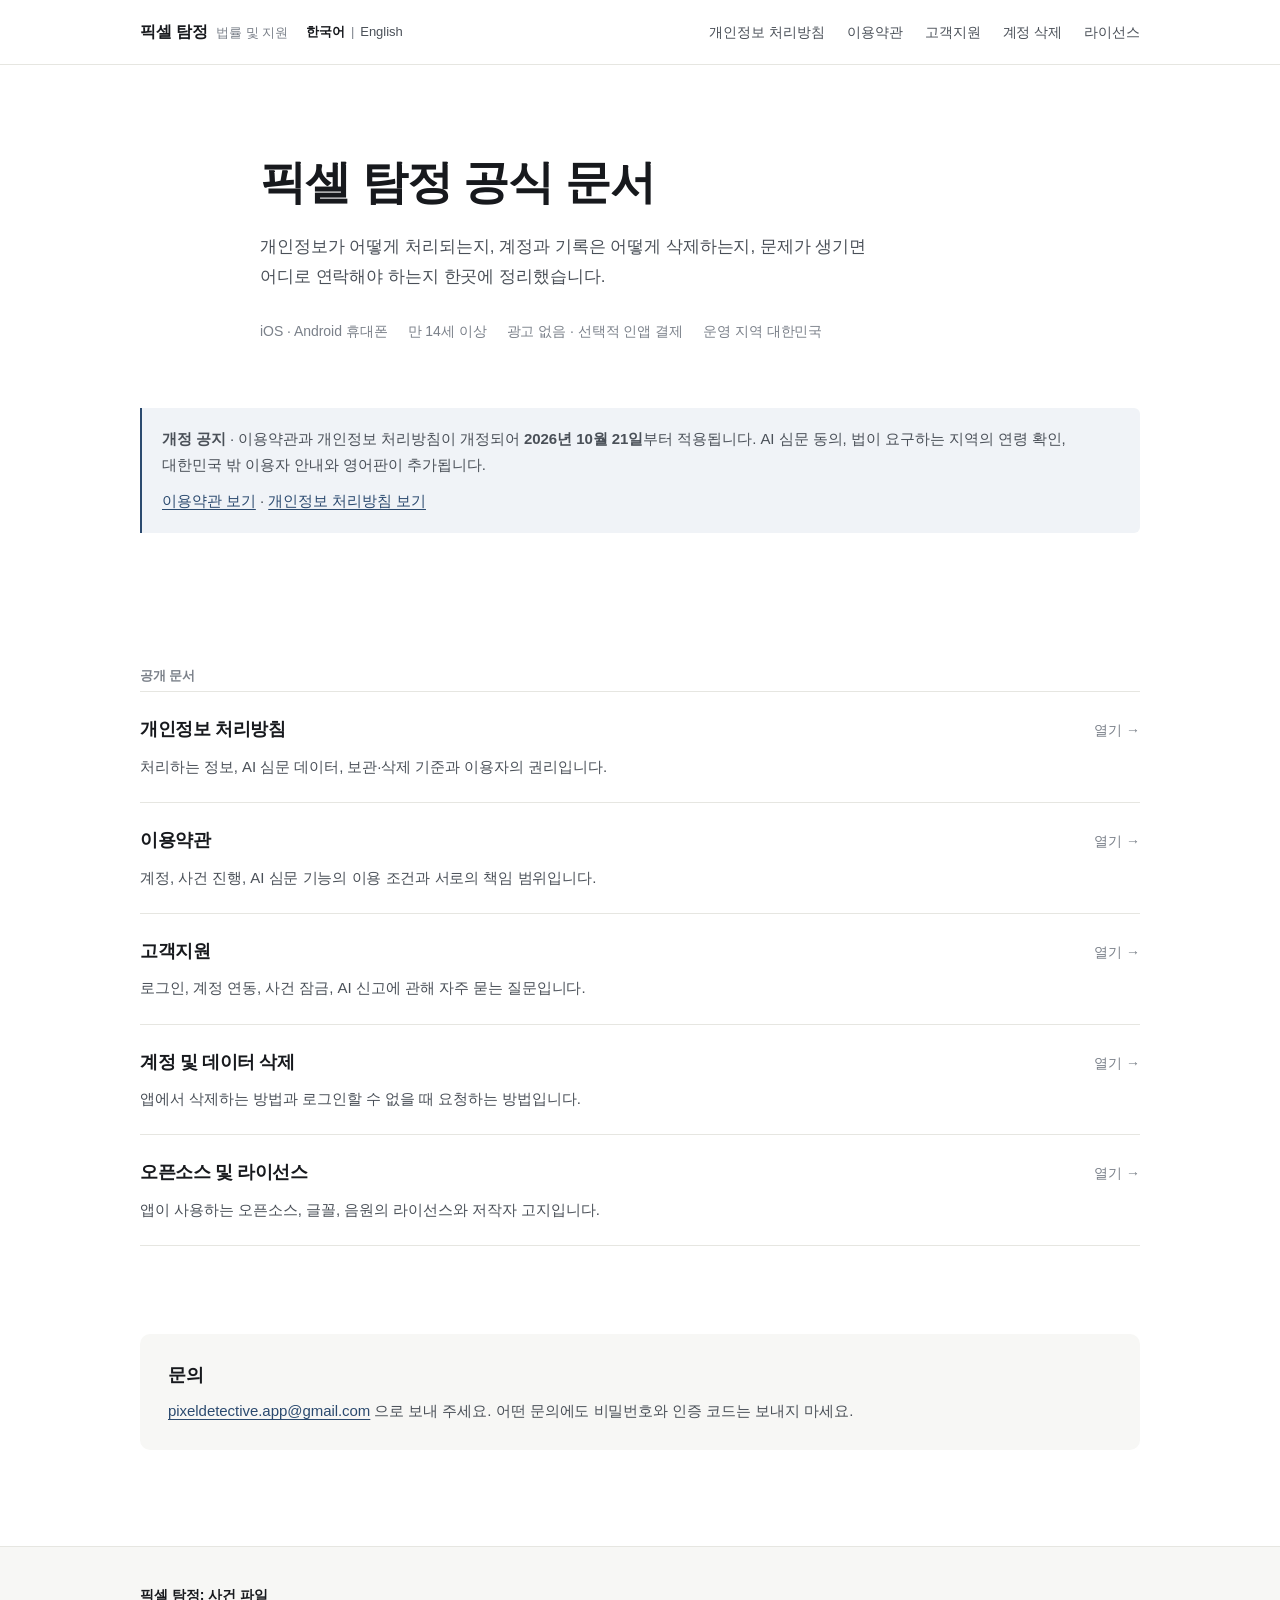
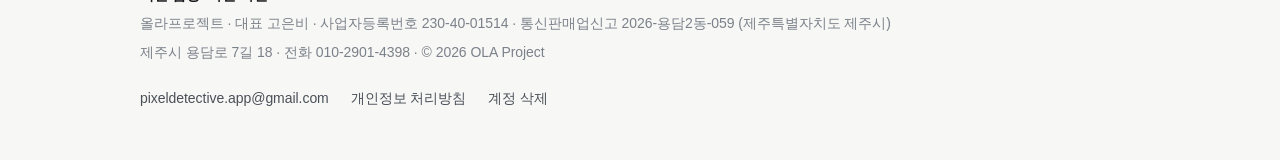
<file: index.html>
<!DOCTYPE html><html lang="ko"><head><meta charSet="utf-8"/><meta name="viewport" content="width=device-width, initial-scale=1"/><link rel="stylesheet" href="assets/index-BiB4XyvL.css" data-rsc-css-href="assets/index-BiB4XyvL.css" data-precedence="vite-rsc/importer-resources"/><title>법률 및 지원 | 픽셀 탐정</title><meta name="description" content="픽셀 탐정: 사건 파일의 공식 개인정보 처리방침, 이용약관, 지원 및 계정 삭제 안내입니다."/><meta name="application-name" content="픽셀 탐정: 사건 파일"/><meta property="og:title" content="픽셀 탐정 | 법률 및 지원"/><meta property="og:description" content="픽셀 탐정: 사건 파일의 개인정보 처리방침, 이용약관, 고객지원, 계정 삭제 및 라이선스 안내입니다."/><meta property="og:type" content="website"/><meta property="og:locale" content="ko_KR"/><meta property="og:image" content="https://kebsz0410-afk.github.io/pixel-detective-legal/og.png"/><meta property="og:image:width" content="1200"/><meta property="og:image:height" content="630"/><meta property="og:image:alt" content="픽셀 탐정 법률 및 지원"/><meta name="twitter:card" content="summary_large_image"/><meta name="twitter:title" content="픽셀 탐정 | 법률 및 지원"/><meta name="twitter:description" content="픽셀 탐정: 사건 파일의 개인정보 처리방침, 이용약관, 고객지원, 계정 삭제 및 라이선스 안내입니다."/><meta name="twitter:image" content="https://kebsz0410-afk.github.io/pixel-detective-legal/og.png"/>
</head><body><a class="skip-link" href="#main-content" lang="ko">본문으로 바로가기</a><header class="site-header" lang="ko"><div class="header-inner"><div class="brand-row"><a href="./" class="brand" aria-label="픽셀 탐정 법률 및 지원 홈"><strong>픽셀 탐정</strong><span>법률 및 지원</span></a><nav class="lang-switch" aria-label="언어 선택"><a href="./" hrefLang="ko" lang="ko" aria-current="page">한국어</a><span aria-hidden="true">|</span><a href="en/" hrefLang="en" lang="en">English</a></nav></div><nav class="main-nav" aria-label="주요 메뉴"><a href="privacy/">개인정보 처리방침</a><a href="terms/">이용약관</a><a href="support/">고객지원</a><a href="account-deletion/">계정 삭제</a><a href="licenses/">라이선스</a></nav></div></header><main id="main-content" lang="ko"><section class="home-hero"><h1>픽셀 탐정 공식 문서</h1><p class="home-lead">개인정보가 어떻게 처리되는지, 계정과 기록은 어떻게 삭제하는지, 문제가 생기면 어디로 연락해야 하는지 한곳에 정리했습니다.</p><ul class="hero-facts" aria-label="서비스 기본 정보"><li>iOS · Android 휴대폰</li><li>만 14세 이상</li><li>광고 없음 · 선택적 인앱 결제</li><li>운영 지역 대한민국</li></ul></section><section class="home-section" aria-labelledby="notice-title"><div class="notice-box"><p><strong id="notice-title">개정 공지</strong> · 이용약관과 개인정보 처리방침이 개정되어<!-- --> <strong>2026년 10월 21일</strong>부터 적용됩니다. AI 심문 동의, 법이 요구하는 지역의 연령 확인, 대한민국 밖 이용자 안내와 영어판이 추가됩니다.</p><p><a href="terms/">이용약관 보기</a> · <a href="privacy/">개인정보 처리방침 보기</a></p></div></section><section class="home-section" aria-labelledby="documents-title"><p class="section-label" id="documents-title">공개 문서</p><div class="document-list"><a href="privacy/"><h3>개인정보 처리방침</h3><span class="go" aria-hidden="true">열기 →</span><p>처리하는 정보, AI 심문 데이터, 보관·삭제 기준과 이용자의 권리입니다.</p></a><a href="terms/"><h3>이용약관</h3><span class="go" aria-hidden="true">열기 →</span><p>계정, 사건 진행, AI 심문 기능의 이용 조건과 서로의 책임 범위입니다.</p></a><a href="support/"><h3>고객지원</h3><span class="go" aria-hidden="true">열기 →</span><p>로그인, 계정 연동, 사건 잠금, AI 신고에 관해 자주 묻는 질문입니다.</p></a><a href="account-deletion/"><h3>계정 및 데이터 삭제</h3><span class="go" aria-hidden="true">열기 →</span><p>앱에서 삭제하는 방법과 로그인할 수 없을 때 요청하는 방법입니다.</p></a><a href="licenses/"><h3>오픈소스 및 라이선스</h3><span class="go" aria-hidden="true">열기 →</span><p>앱이 사용하는 오픈소스, 글꼴, 음원의 라이선스와 저작자 고지입니다.</p></a></div></section><section class="contact-note" aria-labelledby="contact-title"><h2 id="contact-title">문의</h2><p><a href="mailto:pixeldetective.app@gmail.com">pixeldetective.app@gmail.com</a> 으로 보내 주세요. 어떤 문의에도 비밀번호와 인증 코드는 보내지 마세요.</p></section></main><footer class="site-footer" lang="ko"><div class="footer-inner"><div><strong>픽셀 탐정: 사건 파일</strong><p>올라프로젝트 · 대표 고은비 · 사업자등록번호 230-40-01514 · 통신판매업신고 2026-용담2동-059 (제주특별자치도 제주시)</p><p>제주시 용담로 7길 18 · 전화 010-2901-4398 · © 2026 OLA Project</p></div><div class="footer-links" aria-label="하단 메뉴"><a href="mailto:pixeldetective.app@gmail.com">pixeldetective.app@gmail.com</a><a href="privacy/">개인정보 처리방침</a><a href="account-deletion/">계정 삭제</a></div></div></footer></body></html>
</file>
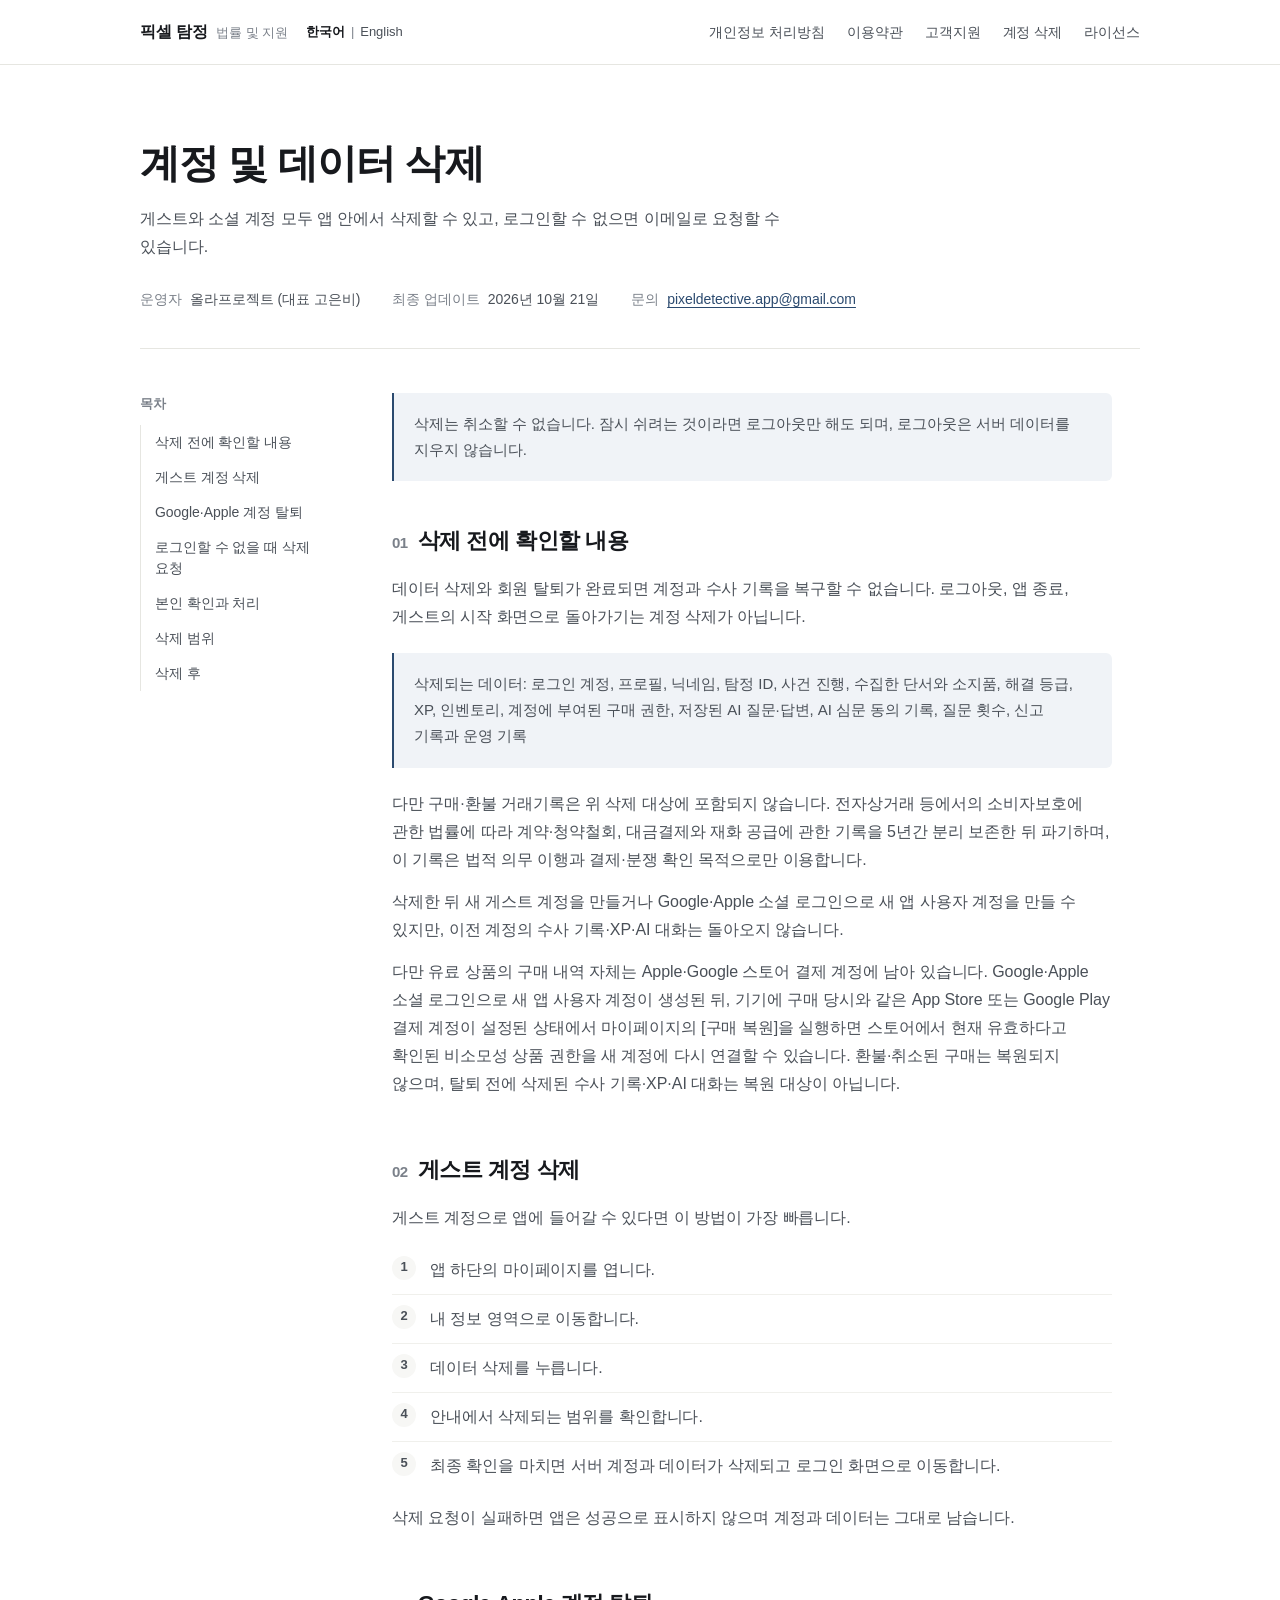
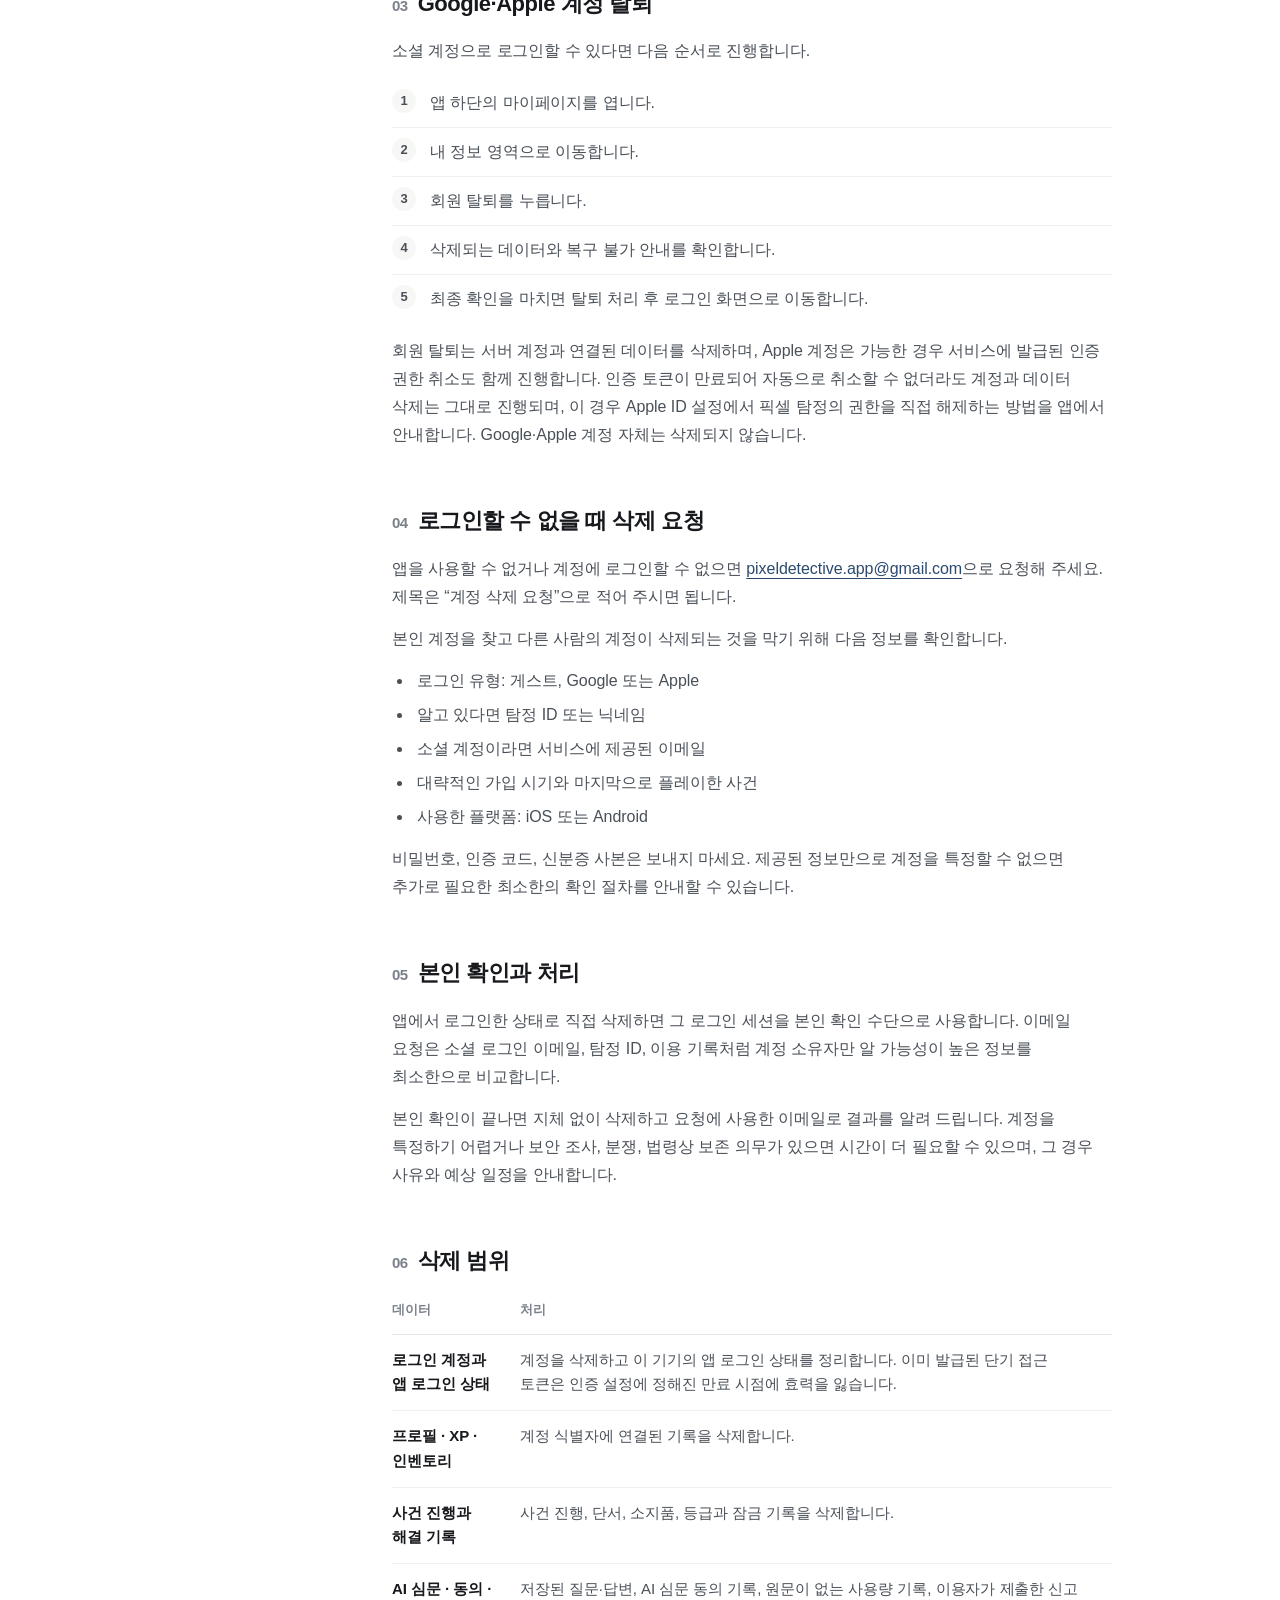
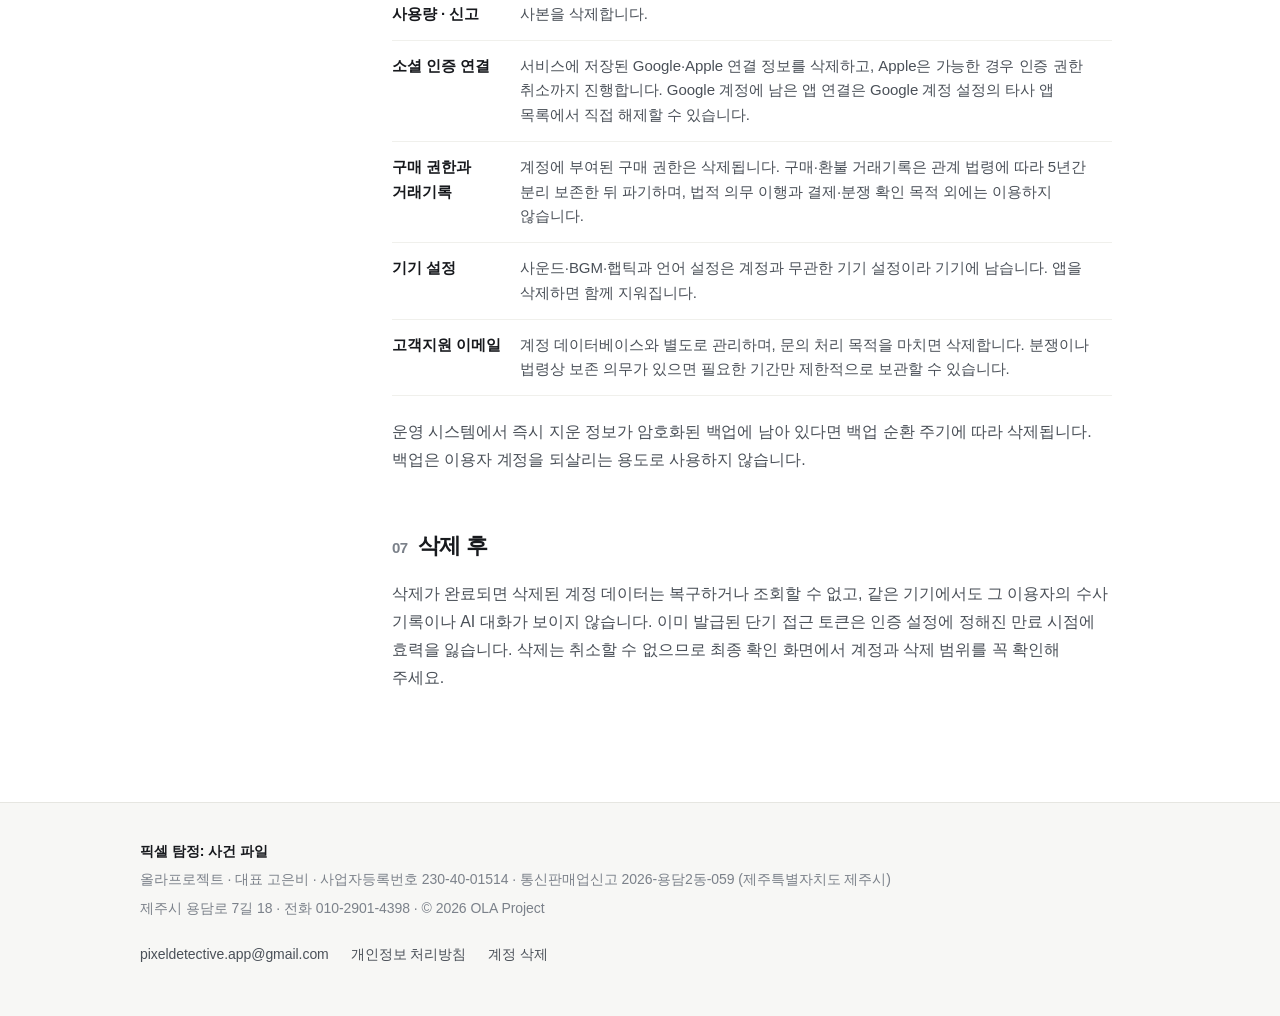
<file: account-deletion/index.html>
<!DOCTYPE html><html lang="ko"><head><meta charSet="utf-8"/><meta name="viewport" content="width=device-width, initial-scale=1"/><link rel="stylesheet" href="../assets/index-BiB4XyvL.css" data-rsc-css-href="../assets/index-BiB4XyvL.css" data-precedence="vite-rsc/importer-resources"/><title>계정 및 데이터 삭제 | 픽셀 탐정</title><meta name="description" content="픽셀 탐정 게스트·소셜 계정을 앱 안에서 삭제하거나 로그인할 수 없을 때 요청하는 방법입니다."/><meta name="application-name" content="픽셀 탐정: 사건 파일"/><meta property="og:title" content="픽셀 탐정 | 법률 및 지원"/><meta property="og:description" content="픽셀 탐정: 사건 파일의 개인정보 처리방침, 이용약관, 고객지원, 계정 삭제 및 라이선스 안내입니다."/><meta property="og:type" content="website"/><meta property="og:locale" content="ko_KR"/><meta property="og:image" content="https://kebsz0410-afk.github.io/pixel-detective-legal/og.png"/><meta property="og:image:width" content="1200"/><meta property="og:image:height" content="630"/><meta property="og:image:alt" content="픽셀 탐정 법률 및 지원"/><meta name="twitter:card" content="summary_large_image"/><meta name="twitter:title" content="픽셀 탐정 | 법률 및 지원"/><meta name="twitter:description" content="픽셀 탐정: 사건 파일의 개인정보 처리방침, 이용약관, 고객지원, 계정 삭제 및 라이선스 안내입니다."/><meta name="twitter:image" content="https://kebsz0410-afk.github.io/pixel-detective-legal/og.png"/>
</head><body><a class="skip-link" href="#main-content" lang="ko">본문으로 바로가기</a><header class="site-header" lang="ko"><div class="header-inner"><div class="brand-row"><a href="../" class="brand" aria-label="픽셀 탐정 법률 및 지원 홈"><strong>픽셀 탐정</strong><span>법률 및 지원</span></a><nav class="lang-switch" aria-label="언어 선택"><a href="../account-deletion/" hrefLang="ko" lang="ko" aria-current="page">한국어</a><span aria-hidden="true">|</span><a href="../en/account-deletion/" hrefLang="en" lang="en">English</a></nav></div><nav class="main-nav" aria-label="주요 메뉴"><a href="../privacy/">개인정보 처리방침</a><a href="../terms/">이용약관</a><a href="../support/">고객지원</a><a href="../account-deletion/">계정 삭제</a><a href="../licenses/">라이선스</a></nav></div></header><main id="main-content" lang="ko"><header class="document-hero"><h1>계정 및 데이터 삭제</h1><p class="document-summary">게스트와 소셜 계정 모두 앱 안에서 삭제할 수 있고, 로그인할 수 없으면 이메일로 요청할 수 있습니다.</p><dl class="document-meta"><div><dt>운영자</dt><dd>올라프로젝트 (대표 고은비)</dd></div><div><dt>최종 업데이트</dt><dd>2026년 10월 21일</dd></div><div><dt>문의</dt><dd><a href="mailto:pixeldetective.app@gmail.com">pixeldetective.app@gmail.com</a></dd></div></dl></header><div class="document-layout"><nav class="toc" aria-label="문서 목차"><p>목차</p><ol><li><a href="#before-delete">삭제 전에 확인할 내용</a></li><li><a href="#guest-path">게스트 계정 삭제</a></li><li><a href="#social-path">Google·Apple 계정 탈퇴</a></li><li><a href="#email-request">로그인할 수 없을 때 삭제 요청</a></li><li><a href="#verification">본인 확인과 처리</a></li><li><a href="#scope">삭제 범위</a></li><li><a href="#after-delete">삭제 후</a></li></ol></nav><article class="legal-document"><div class="notice-box"><p>삭제는 취소할 수 없습니다. 잠시 쉬려는 것이라면 로그아웃만 해도 되며, 로그아웃은 서버 데이터를 지우지 않습니다.</p></div><section id="before-delete"><h2><b aria-hidden="true">01</b>삭제 전에 확인할 내용</h2><p>데이터 삭제와 회원 탈퇴가 완료되면 계정과 수사 기록을 복구할 수 없습니다. 로그아웃, 앱 종료, 게스트의 시작 화면으로 돌아가기는 계정 삭제가 아닙니다.</p><div class="info-callout"><p>삭제되는 데이터: 로그인 계정, 프로필, 닉네임, 탐정 ID, 사건 진행, 수집한 단서와 소지품, 해결 등급, XP, 인벤토리, 계정에 부여된 구매 권한, 저장된 AI 질문·답변, AI 심문 동의 기록, 질문 횟수, 신고 기록과 운영 기록</p></div><p>다만 구매·환불 거래기록은 위 삭제 대상에 포함되지 않습니다. 전자상거래 등에서의 소비자보호에 관한 법률에 따라 계약·청약철회, 대금결제와 재화 공급에 관한 기록을 5년간 분리 보존한 뒤 파기하며, 이 기록은 법적 의무 이행과 결제·분쟁 확인 목적으로만 이용합니다.</p><p>삭제한 뒤 새 게스트 계정을 만들거나 Google·Apple 소셜 로그인으로 새 앱 사용자 계정을 만들 수 있지만, 이전 계정의 수사 기록·XP·AI 대화는 돌아오지 않습니다.</p><p>다만 유료 상품의 구매 내역 자체는 Apple·Google 스토어 결제 계정에 남아 있습니다. Google·Apple 소셜 로그인으로 새 앱 사용자 계정이 생성된 뒤, 기기에 구매 당시와 같은 App Store 또는 Google Play 결제 계정이 설정된 상태에서 마이페이지의 [구매 복원]을 실행하면 스토어에서 현재 유효하다고 확인된 비소모성 상품 권한을 새 계정에 다시 연결할 수 있습니다. 환불·취소된 구매는 복원되지 않으며, 탈퇴 전에 삭제된 수사 기록·XP·AI 대화는 복원 대상이 아닙니다.</p></section><section id="guest-path"><h2><b aria-hidden="true">02</b>게스트 계정 삭제</h2><p>게스트 계정으로 앱에 들어갈 수 있다면 이 방법이 가장 빠릅니다.</p><ol class="step-list"><li>앱 하단의 마이페이지를 엽니다.</li><li>내 정보 영역으로 이동합니다.</li><li>데이터 삭제를 누릅니다.</li><li>안내에서 삭제되는 범위를 확인합니다.</li><li>최종 확인을 마치면 서버 계정과 데이터가 삭제되고 로그인 화면으로 이동합니다.</li></ol><p>삭제 요청이 실패하면 앱은 성공으로 표시하지 않으며 계정과 데이터는 그대로 남습니다.</p></section><section id="social-path"><h2><b aria-hidden="true">03</b>Google·Apple 계정 탈퇴</h2><p>소셜 계정으로 로그인할 수 있다면 다음 순서로 진행합니다.</p><ol class="step-list"><li>앱 하단의 마이페이지를 엽니다.</li><li>내 정보 영역으로 이동합니다.</li><li>회원 탈퇴를 누릅니다.</li><li>삭제되는 데이터와 복구 불가 안내를 확인합니다.</li><li>최종 확인을 마치면 탈퇴 처리 후 로그인 화면으로 이동합니다.</li></ol><p>회원 탈퇴는 서버 계정과 연결된 데이터를 삭제하며, Apple 계정은 가능한 경우 서비스에 발급된 인증 권한 취소도 함께 진행합니다. 인증 토큰이 만료되어 자동으로 취소할 수 없더라도 계정과 데이터 삭제는 그대로 진행되며, 이 경우 Apple ID 설정에서 픽셀 탐정의 권한을 직접 해제하는 방법을 앱에서 안내합니다. Google·Apple 계정 자체는 삭제되지 않습니다.</p></section><section id="email-request"><h2><b aria-hidden="true">04</b>로그인할 수 없을 때 삭제 요청</h2><p>앱을 사용할 수 없거나 계정에 로그인할 수 없으면<!-- --> <a href="mailto:pixeldetective.app@gmail.com?subject=%5B%EA%B3%84%EC%A0%95%20%EC%82%AD%EC%A0%9C%20%EC%9A%94%EC%B2%AD%5D%20%ED%94%BD%EC%85%80%20%ED%83%90%EC%A0%95">pixeldetective.app@gmail.com</a>으로 요청해 주세요. 제목은 “계정 삭제 요청”으로 적어 주시면 됩니다.</p><p>본인 계정을 찾고 다른 사람의 계정이 삭제되는 것을 막기 위해 다음 정보를 확인합니다.</p><ul><li>로그인 유형: 게스트, Google 또는 Apple</li><li>알고 있다면 탐정 ID 또는 닉네임</li><li>소셜 계정이라면 서비스에 제공된 이메일</li><li>대략적인 가입 시기와 마지막으로 플레이한 사건</li><li>사용한 플랫폼: iOS 또는 Android</li></ul><p>비밀번호, 인증 코드, 신분증 사본은 보내지 마세요. 제공된 정보만으로 계정을 특정할 수 없으면 추가로 필요한 최소한의 확인 절차를 안내할 수 있습니다.</p></section><section id="verification"><h2><b aria-hidden="true">05</b>본인 확인과 처리</h2><p>앱에서 로그인한 상태로 직접 삭제하면 그 로그인 세션을 본인 확인 수단으로 사용합니다. 이메일 요청은 소셜 로그인 이메일, 탐정 ID, 이용 기록처럼 계정 소유자만 알 가능성이 높은 정보를 최소한으로 비교합니다.</p><p>본인 확인이 끝나면 지체 없이 삭제하고 요청에 사용한 이메일로 결과를 알려 드립니다. 계정을 특정하기 어렵거나 보안 조사, 분쟁, 법령상 보존 의무가 있으면 시간이 더 필요할 수 있으며, 그 경우 사유와 예상 일정을 안내합니다.</p></section><section id="scope"><h2><b aria-hidden="true">06</b>삭제 범위</h2><div class="table-wrap"><table class="legal-table"><thead><tr><th scope="col">데이터</th><th scope="col">처리</th></tr></thead><tbody><tr><td>로그인 계정과 앱 로그인 상태</td><td>계정을 삭제하고 이 기기의 앱 로그인 상태를 정리합니다. 이미 발급된 단기 접근 토큰은 인증 설정에 정해진 만료 시점에 효력을 잃습니다.</td></tr><tr><td>프로필 · XP · 인벤토리</td><td>계정 식별자에 연결된 기록을 삭제합니다.</td></tr><tr><td>사건 진행과 해결 기록</td><td>사건 진행, 단서, 소지품, 등급과 잠금 기록을 삭제합니다.</td></tr><tr><td>AI 심문 · 동의 · 사용량 · 신고</td><td>저장된 질문·답변, AI 심문 동의 기록, 원문이 없는 사용량 기록, 이용자가 제출한 신고 사본을 삭제합니다.</td></tr><tr><td>소셜 인증 연결</td><td>서비스에 저장된 Google·Apple 연결 정보를 삭제하고, Apple은 가능한 경우 인증 권한 취소까지 진행합니다. Google 계정에 남은 앱 연결은 Google 계정 설정의 타사 앱 목록에서 직접 해제할 수 있습니다.</td></tr><tr><td>구매 권한과 거래기록</td><td>계정에 부여된 구매 권한은 삭제됩니다. 구매·환불 거래기록은 관계 법령에 따라 5년간 분리 보존한 뒤 파기하며, 법적 의무 이행과 결제·분쟁 확인 목적 외에는 이용하지 않습니다.</td></tr><tr><td>기기 설정</td><td>사운드·BGM·햅틱과 언어 설정은 계정과 무관한 기기 설정이라 기기에 남습니다. 앱을 삭제하면 함께 지워집니다.</td></tr><tr><td>고객지원 이메일</td><td>계정 데이터베이스와 별도로 관리하며, 문의 처리 목적을 마치면 삭제합니다. 분쟁이나 법령상 보존 의무가 있으면 필요한 기간만 제한적으로 보관할 수 있습니다.</td></tr></tbody></table></div><p>운영 시스템에서 즉시 지운 정보가 암호화된 백업에 남아 있다면 백업 순환 주기에 따라 삭제됩니다. 백업은 이용자 계정을 되살리는 용도로 사용하지 않습니다.</p></section><section id="after-delete"><h2><b aria-hidden="true">07</b>삭제 후</h2><p>삭제가 완료되면 삭제된 계정 데이터는 복구하거나 조회할 수 없고, 같은 기기에서도 그 이용자의 수사 기록이나 AI 대화가 보이지 않습니다. 이미 발급된 단기 접근 토큰은 인증 설정에 정해진 만료 시점에 효력을 잃습니다. 삭제는 취소할 수 없으므로 최종 확인 화면에서 계정과 삭제 범위를 꼭 확인해 주세요.</p></section></article></div></main><footer class="site-footer" lang="ko"><div class="footer-inner"><div><strong>픽셀 탐정: 사건 파일</strong><p>올라프로젝트 · 대표 고은비 · 사업자등록번호 230-40-01514 · 통신판매업신고 2026-용담2동-059 (제주특별자치도 제주시)</p><p>제주시 용담로 7길 18 · 전화 010-2901-4398 · © 2026 OLA Project</p></div><div class="footer-links" aria-label="하단 메뉴"><a href="mailto:pixeldetective.app@gmail.com">pixeldetective.app@gmail.com</a><a href="../privacy/">개인정보 처리방침</a><a href="../account-deletion/">계정 삭제</a></div></div></footer></body></html>
</file>
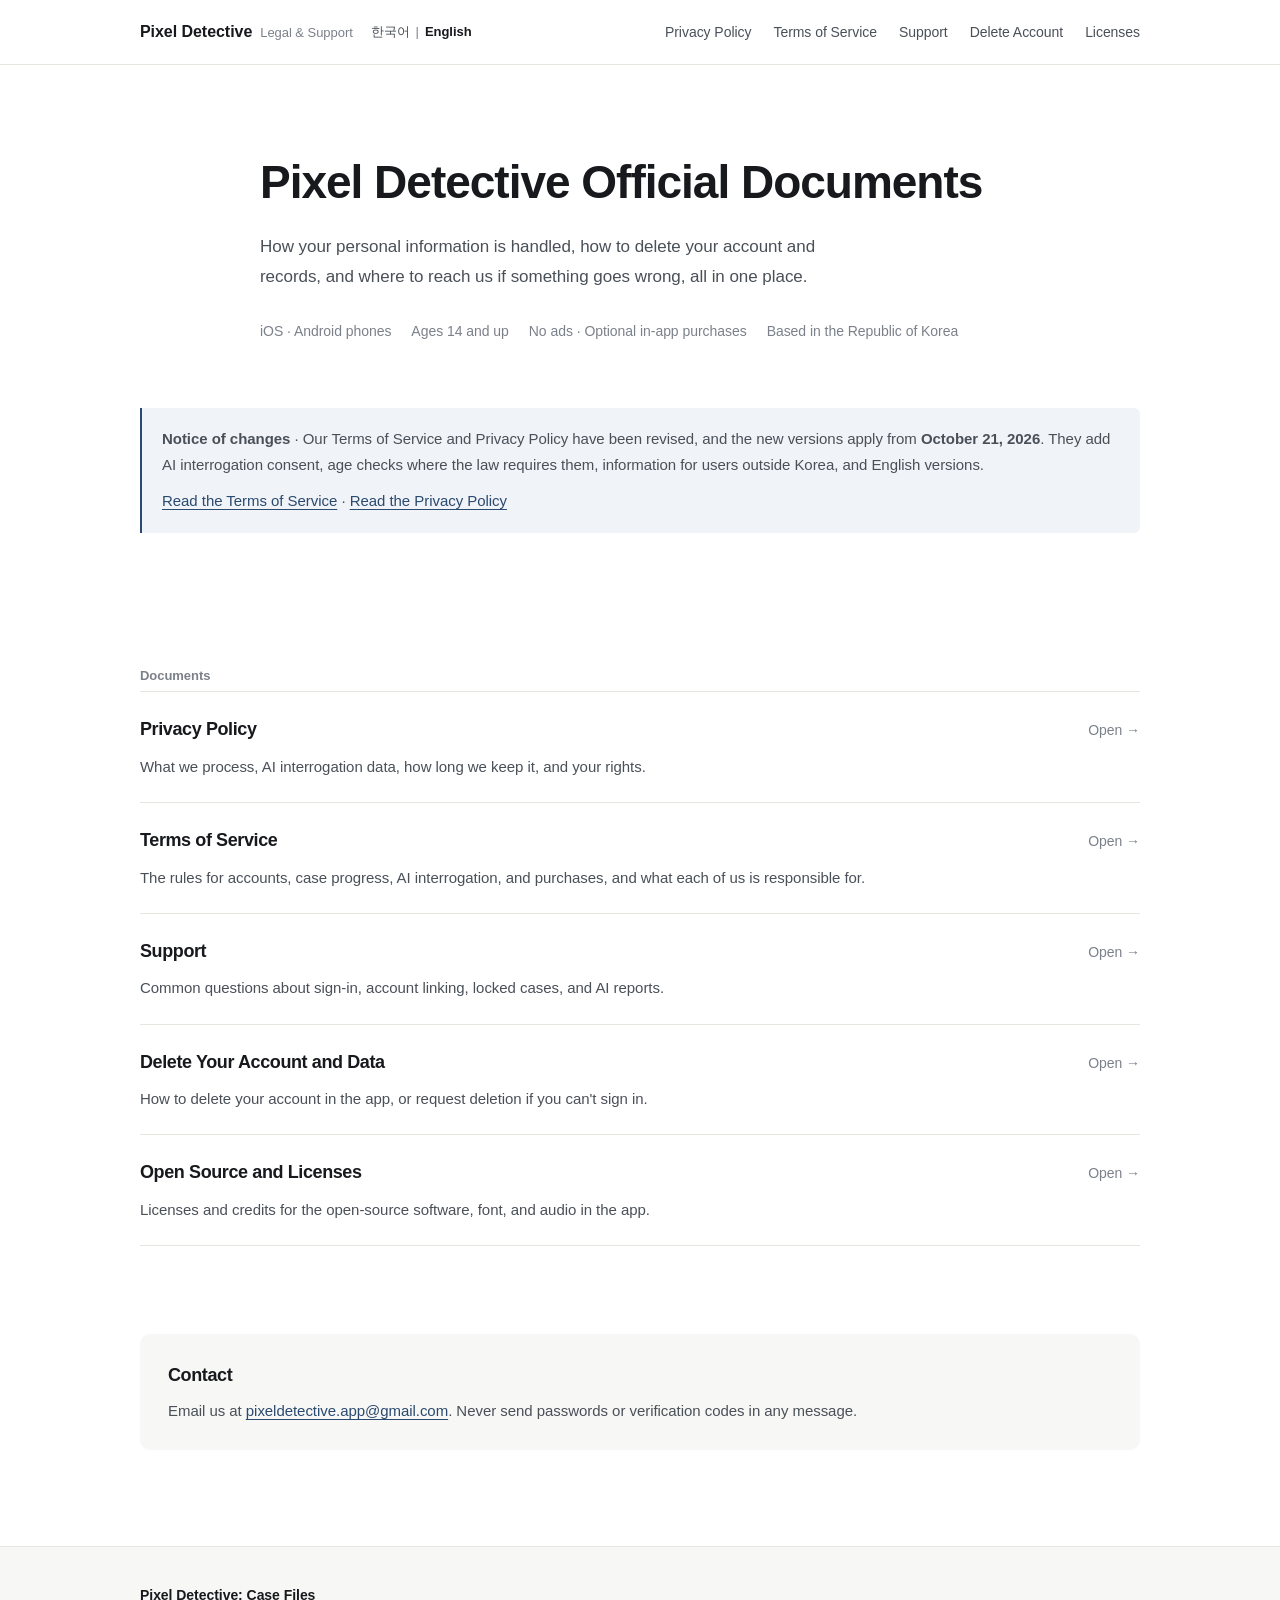
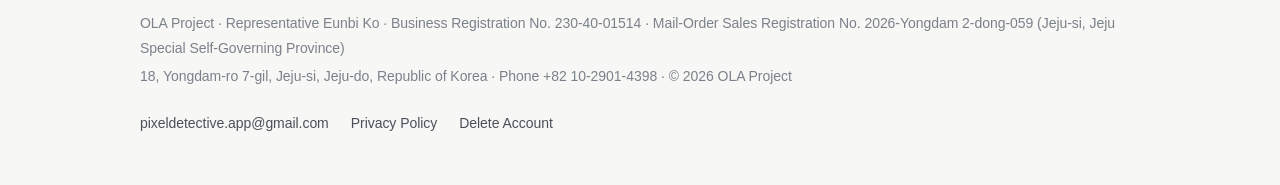
<file: en/index.html>
<!DOCTYPE html><html lang="ko"><head><meta charSet="utf-8"/><meta name="viewport" content="width=device-width, initial-scale=1"/><link rel="stylesheet" href="../assets/index-BiB4XyvL.css" data-rsc-css-href="../assets/index-BiB4XyvL.css" data-precedence="vite-rsc/importer-resources"/><title>Pixel Detective | Legal &amp; Support</title><meta name="description" content="The official Privacy Policy, Terms of Service, Support, and account deletion pages for Pixel Detective: Case Files."/><meta name="application-name" content="픽셀 탐정: 사건 파일"/><meta property="og:title" content="Pixel Detective | Legal &amp; Support"/><meta property="og:description" content="The official Privacy Policy, Terms of Service, Support, and account deletion pages for Pixel Detective: Case Files."/><meta property="og:locale" content="en_US"/><meta name="twitter:card" content="summary_large_image"/><meta name="twitter:title" content="픽셀 탐정 | 법률 및 지원"/><meta name="twitter:description" content="픽셀 탐정: 사건 파일의 개인정보 처리방침, 이용약관, 고객지원, 계정 삭제 및 라이선스 안내입니다."/><meta name="twitter:image" content="https://kebsz0410-afk.github.io/pixel-detective-legal/og.png"/>
</head><body><a class="skip-link" href="#main-content" lang="en">Skip to main content</a><header class="site-header" lang="en"><div class="header-inner"><div class="brand-row"><a href="../en/" class="brand" aria-label="Pixel Detective legal and support home"><strong>Pixel Detective</strong><span>Legal &amp; Support</span></a><nav class="lang-switch" aria-label="Language"><a href="../" hrefLang="ko" lang="ko">한국어</a><span aria-hidden="true">|</span><a href="../en/" hrefLang="en" lang="en" aria-current="page">English</a></nav></div><nav class="main-nav" aria-label="Main menu"><a href="../en/privacy/">Privacy Policy</a><a href="../en/terms/">Terms of Service</a><a href="../en/support/">Support</a><a href="../en/account-deletion/">Delete Account</a><a href="../en/licenses/">Licenses</a></nav></div></header><main id="main-content" lang="en"><section class="home-hero"><h1>Pixel Detective Official Documents</h1><p class="home-lead">How your personal information is handled, how to delete your account and records, and where to reach us if something goes wrong, all in one place.</p><ul class="hero-facts" aria-label="Service basics"><li>iOS · Android phones</li><li>Ages 14 and up</li><li>No ads · Optional in-app purchases</li><li>Based in the Republic of Korea</li></ul></section><section class="home-section" aria-labelledby="notice-title"><div class="notice-box"><p><strong id="notice-title">Notice of changes</strong> · Our Terms of Service and Privacy Policy have been revised, and the new versions apply from<!-- --> <strong>October 21, 2026</strong>. They add AI interrogation consent, age checks where the law requires them, information for users outside Korea, and English versions.</p><p><a href="../en/terms/">Read the Terms of Service</a> ·<!-- --> <a href="../en/privacy/">Read the Privacy Policy</a></p></div></section><section class="home-section" aria-labelledby="documents-title"><p class="section-label" id="documents-title">Documents</p><div class="document-list"><a href="../en/privacy/"><h3>Privacy Policy</h3><span class="go" aria-hidden="true">Open →</span><p>What we process, AI interrogation data, how long we keep it, and your rights.</p></a><a href="../en/terms/"><h3>Terms of Service</h3><span class="go" aria-hidden="true">Open →</span><p>The rules for accounts, case progress, AI interrogation, and purchases, and what each of us is responsible for.</p></a><a href="../en/support/"><h3>Support</h3><span class="go" aria-hidden="true">Open →</span><p>Common questions about sign-in, account linking, locked cases, and AI reports.</p></a><a href="../en/account-deletion/"><h3>Delete Your Account and Data</h3><span class="go" aria-hidden="true">Open →</span><p>How to delete your account in the app, or request deletion if you can&#x27;t sign in.</p></a><a href="../en/licenses/"><h3>Open Source and Licenses</h3><span class="go" aria-hidden="true">Open →</span><p>Licenses and credits for the open-source software, font, and audio in the app.</p></a></div></section><section class="contact-note" aria-labelledby="contact-title"><h2 id="contact-title">Contact</h2><p>Email us at <a href="mailto:pixeldetective.app@gmail.com">pixeldetective.app@gmail.com</a>. Never send passwords or verification codes in any message.</p></section></main><footer class="site-footer" lang="en"><div class="footer-inner"><div><strong>Pixel Detective: Case Files</strong><p>OLA Project · Representative Eunbi Ko · Business Registration No. 230-40-01514 · Mail-Order Sales Registration No. 2026-Yongdam 2-dong-059 (Jeju-si, Jeju Special Self-Governing Province)</p><p>18, Yongdam-ro 7-gil, Jeju-si, Jeju-do, Republic of Korea · Phone +82 10-2901-4398 · © 2026 OLA Project</p></div><div class="footer-links" aria-label="Footer menu"><a href="mailto:pixeldetective.app@gmail.com">pixeldetective.app@gmail.com</a><a href="../en/privacy/">Privacy Policy</a><a href="../en/account-deletion/">Delete Account</a></div></div></footer></body></html>
</file>
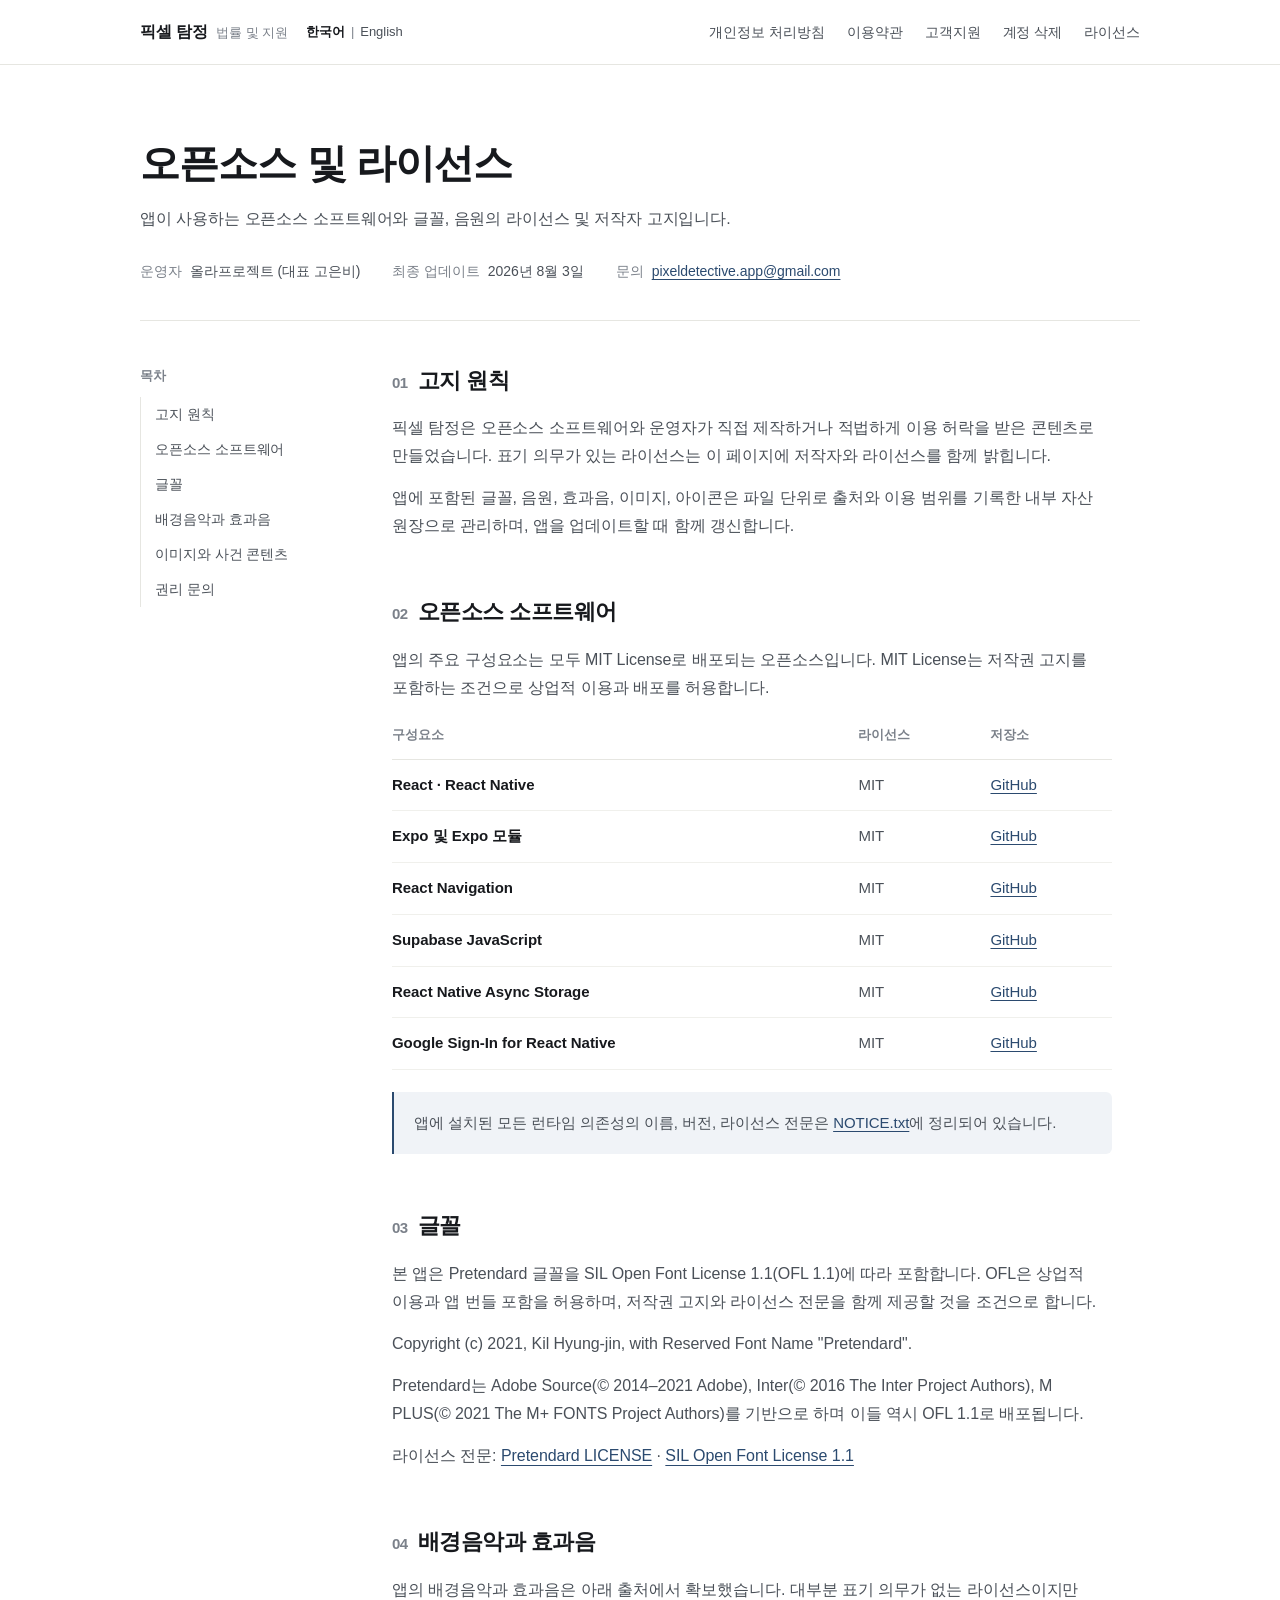
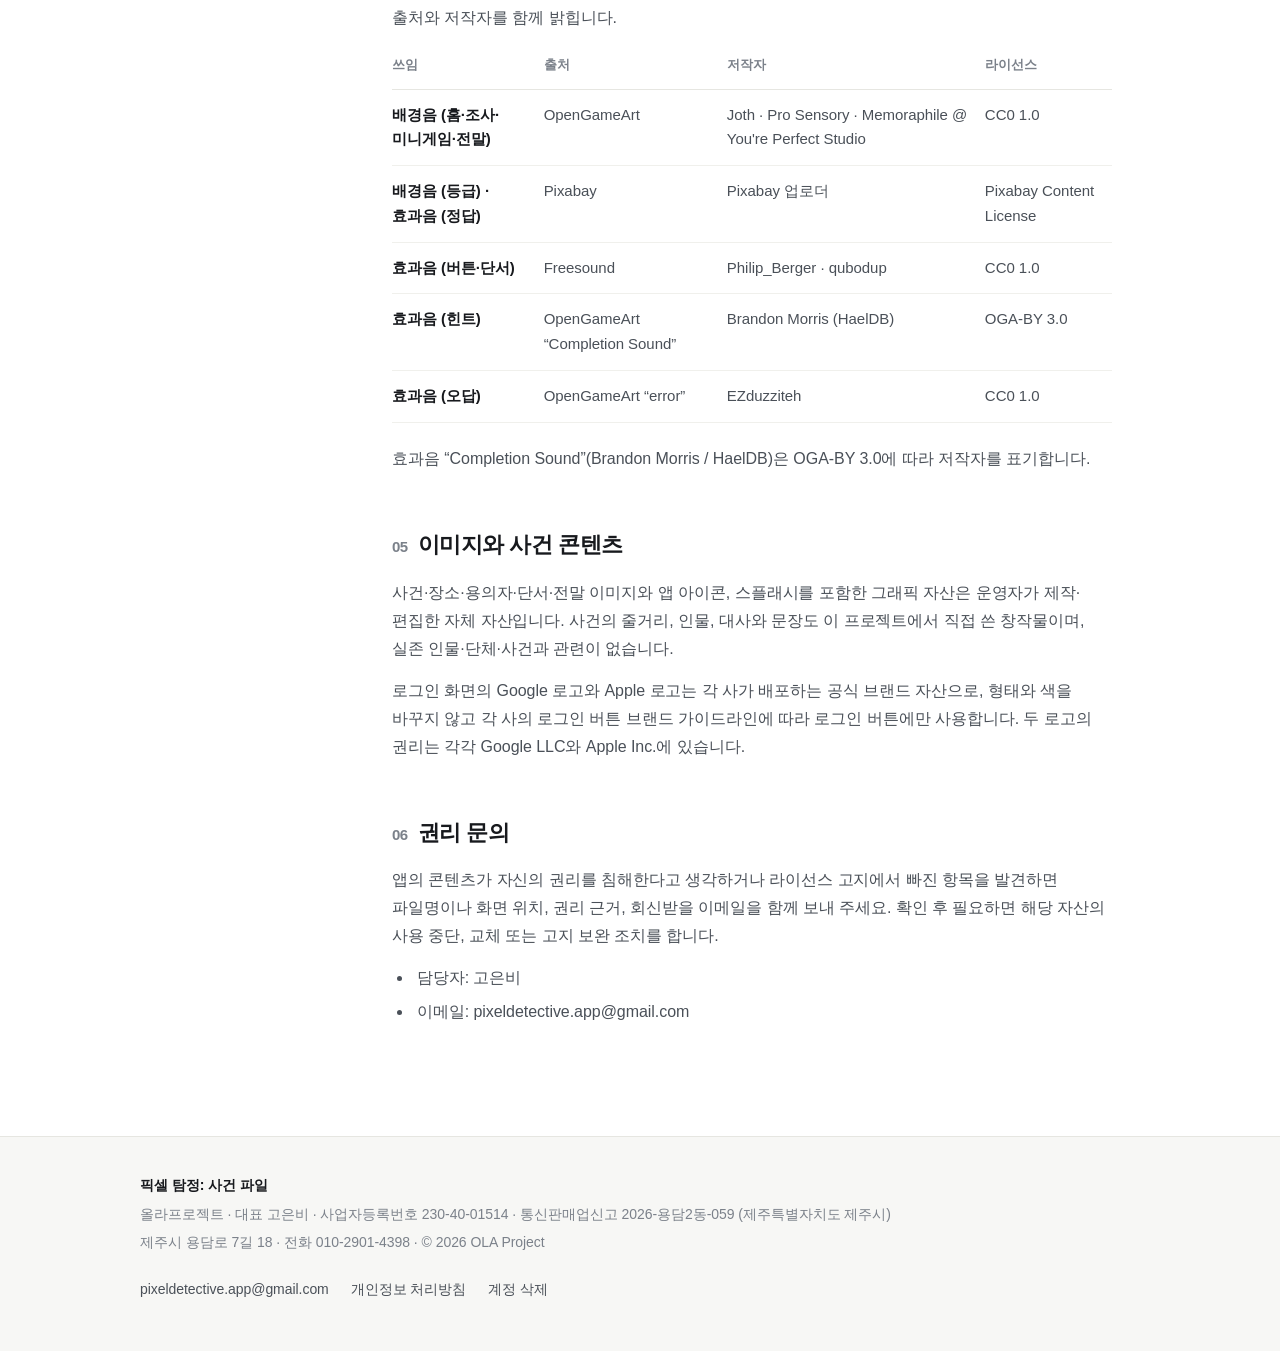
<file: licenses/index.html>
<!DOCTYPE html><html lang="ko"><head><meta charSet="utf-8"/><meta name="viewport" content="width=device-width, initial-scale=1"/><link rel="stylesheet" href="../assets/index-BiB4XyvL.css" data-rsc-css-href="../assets/index-BiB4XyvL.css" data-precedence="vite-rsc/importer-resources"/><title>오픈소스 및 라이선스 | 픽셀 탐정</title><meta name="description" content="픽셀 탐정이 사용하는 오픈소스 소프트웨어, 글꼴, 음원의 라이선스와 저작자 고지입니다."/><meta name="application-name" content="픽셀 탐정: 사건 파일"/><meta property="og:title" content="픽셀 탐정 | 법률 및 지원"/><meta property="og:description" content="픽셀 탐정: 사건 파일의 개인정보 처리방침, 이용약관, 고객지원, 계정 삭제 및 라이선스 안내입니다."/><meta property="og:type" content="website"/><meta property="og:locale" content="ko_KR"/><meta property="og:image" content="https://kebsz0410-afk.github.io/pixel-detective-legal/og.png"/><meta property="og:image:width" content="1200"/><meta property="og:image:height" content="630"/><meta property="og:image:alt" content="픽셀 탐정 법률 및 지원"/><meta name="twitter:card" content="summary_large_image"/><meta name="twitter:title" content="픽셀 탐정 | 법률 및 지원"/><meta name="twitter:description" content="픽셀 탐정: 사건 파일의 개인정보 처리방침, 이용약관, 고객지원, 계정 삭제 및 라이선스 안내입니다."/><meta name="twitter:image" content="https://kebsz0410-afk.github.io/pixel-detective-legal/og.png"/>
</head><body><a class="skip-link" href="#main-content" lang="ko">본문으로 바로가기</a><header class="site-header" lang="ko"><div class="header-inner"><div class="brand-row"><a href="../" class="brand" aria-label="픽셀 탐정 법률 및 지원 홈"><strong>픽셀 탐정</strong><span>법률 및 지원</span></a><nav class="lang-switch" aria-label="언어 선택"><a href="../licenses/" hrefLang="ko" lang="ko" aria-current="page">한국어</a><span aria-hidden="true">|</span><a href="../en/licenses/" hrefLang="en" lang="en">English</a></nav></div><nav class="main-nav" aria-label="주요 메뉴"><a href="../privacy/">개인정보 처리방침</a><a href="../terms/">이용약관</a><a href="../support/">고객지원</a><a href="../account-deletion/">계정 삭제</a><a href="../licenses/">라이선스</a></nav></div></header><main id="main-content" lang="ko"><header class="document-hero"><h1>오픈소스 및 라이선스</h1><p class="document-summary">앱이 사용하는 오픈소스 소프트웨어와 글꼴, 음원의 라이선스 및 저작자 고지입니다.</p><dl class="document-meta"><div><dt>운영자</dt><dd>올라프로젝트 (대표 고은비)</dd></div><div><dt>최종 업데이트</dt><dd>2026년 8월 3일</dd></div><div><dt>문의</dt><dd><a href="mailto:pixeldetective.app@gmail.com">pixeldetective.app@gmail.com</a></dd></div></dl></header><div class="document-layout"><nav class="toc" aria-label="문서 목차"><p>목차</p><ol><li><a href="#principles">고지 원칙</a></li><li><a href="#open-source">오픈소스 소프트웨어</a></li><li><a href="#font">글꼴</a></li><li><a href="#audio">배경음악과 효과음</a></li><li><a href="#artwork">이미지와 사건 콘텐츠</a></li><li><a href="#contact">권리 문의</a></li></ol></nav><article class="legal-document"><section id="principles"><h2><b aria-hidden="true">01</b>고지 원칙</h2><p>픽셀 탐정은 오픈소스 소프트웨어와 운영자가 직접 제작하거나 적법하게 이용 허락을 받은 콘텐츠로 만들었습니다. 표기 의무가 있는 라이선스는 이 페이지에 저작자와 라이선스를 함께 밝힙니다.</p><p>앱에 포함된 글꼴, 음원, 효과음, 이미지, 아이콘은 파일 단위로 출처와 이용 범위를 기록한 내부 자산 원장으로 관리하며, 앱을 업데이트할 때 함께 갱신합니다.</p></section><section id="open-source"><h2><b aria-hidden="true">02</b>오픈소스 소프트웨어</h2><p>앱의 주요 구성요소는 모두 MIT License로 배포되는 오픈소스입니다. MIT License는 저작권 고지를 포함하는 조건으로 상업적 이용과 배포를 허용합니다.</p><div class="table-wrap"><table class="legal-table"><thead><tr><th scope="col">구성요소</th><th scope="col">라이선스</th><th scope="col">저장소</th></tr></thead><tbody><tr><td>React · React Native</td><td>MIT</td><td><a href="https://github.com/facebook/react-native" rel="noreferrer" target="_blank">GitHub</a></td></tr><tr><td>Expo 및 Expo 모듈</td><td>MIT</td><td><a href="https://github.com/expo/expo" rel="noreferrer" target="_blank">GitHub</a></td></tr><tr><td>React Navigation</td><td>MIT</td><td><a href="https://github.com/react-navigation/react-navigation" rel="noreferrer" target="_blank">GitHub</a></td></tr><tr><td>Supabase JavaScript</td><td>MIT</td><td><a href="https://github.com/supabase/supabase-js" rel="noreferrer" target="_blank">GitHub</a></td></tr><tr><td>React Native Async Storage</td><td>MIT</td><td><a href="https://github.com/react-native-async-storage/async-storage" rel="noreferrer" target="_blank">GitHub</a></td></tr><tr><td>Google Sign-In for React Native</td><td>MIT</td><td><a href="https://github.com/react-native-google-signin/google-signin" rel="noreferrer" target="_blank">GitHub</a></td></tr></tbody></table></div><div class="info-callout"><p>앱에 설치된 모든 런타임 의존성의 이름, 버전, 라이선스 전문은<!-- --> <a href="../NOTICE.txt">NOTICE.txt</a>에 정리되어 있습니다.</p></div></section><section id="font"><h2><b aria-hidden="true">03</b>글꼴</h2><p>본 앱은 Pretendard 글꼴을 SIL Open Font License 1.1(OFL 1.1)에 따라 포함합니다. OFL은 상업적 이용과 앱 번들 포함을 허용하며, 저작권 고지와 라이선스 전문을 함께 제공할 것을 조건으로 합니다.</p><p>Copyright (c) 2021, Kil Hyung-jin, with Reserved Font Name &quot;Pretendard&quot;.</p><p>Pretendard는 Adobe Source(© 2014–2021 Adobe), Inter(© 2016 The Inter Project Authors), M PLUS(© 2021 The M+ FONTS Project Authors)를 기반으로 하며 이들 역시 OFL 1.1로 배포됩니다.</p><p>라이선스 전문:<!-- --> <a href="https://github.com/orioncactus/pretendard/blob/main/LICENSE" rel="noreferrer" target="_blank">Pretendard LICENSE</a> · <a href="https://openfontlicense.org/" rel="noreferrer" target="_blank">SIL Open Font License 1.1</a></p></section><section id="audio"><h2><b aria-hidden="true">04</b>배경음악과 효과음</h2><p>앱의 배경음악과 효과음은 아래 출처에서 확보했습니다. 대부분 표기 의무가 없는 라이선스이지만 출처와 저작자를 함께 밝힙니다.</p><div class="table-wrap"><table class="legal-table"><thead><tr><th scope="col">쓰임</th><th scope="col">출처</th><th scope="col">저작자</th><th scope="col">라이선스</th></tr></thead><tbody><tr><td>배경음 (홈·조사·미니게임·전말)</td><td>OpenGameArt</td><td>Joth · Pro Sensory · Memoraphile @ You&#x27;re Perfect Studio</td><td>CC0 1.0</td></tr><tr><td>배경음 (등급) · 효과음 (정답)</td><td>Pixabay</td><td>Pixabay 업로더</td><td>Pixabay Content License</td></tr><tr><td>효과음 (버튼·단서)</td><td>Freesound</td><td>Philip_Berger · qubodup</td><td>CC0 1.0</td></tr><tr><td>효과음 (힌트)</td><td>OpenGameArt “Completion Sound”</td><td>Brandon Morris (HaelDB)</td><td>OGA-BY 3.0</td></tr><tr><td>효과음 (오답)</td><td>OpenGameArt “error”</td><td>EZduzziteh</td><td>CC0 1.0</td></tr></tbody></table></div><p>효과음 “Completion Sound”(Brandon Morris / HaelDB)은 OGA-BY 3.0에 따라 저작자를 표기합니다.</p></section><section id="artwork"><h2><b aria-hidden="true">05</b>이미지와 사건 콘텐츠</h2><p>사건·장소·용의자·단서·전말 이미지와 앱 아이콘, 스플래시를 포함한 그래픽 자산은 운영자가 제작·편집한 자체 자산입니다. 사건의 줄거리, 인물, 대사와 문장도 이 프로젝트에서 직접 쓴 창작물이며, 실존 인물·단체·사건과 관련이 없습니다.</p><p>로그인 화면의 Google 로고와 Apple 로고는 각 사가 배포하는 공식 브랜드 자산으로, 형태와 색을 바꾸지 않고 각 사의 로그인 버튼 브랜드 가이드라인에 따라 로그인 버튼에만 사용합니다. 두 로고의 권리는 각각 Google LLC와 Apple Inc.에 있습니다.</p></section><section id="contact"><h2><b aria-hidden="true">06</b>권리 문의</h2><p>앱의 콘텐츠가 자신의 권리를 침해한다고 생각하거나 라이선스 고지에서 빠진 항목을 발견하면 파일명이나 화면 위치, 권리 근거, 회신받을 이메일을 함께 보내 주세요. 확인 후 필요하면 해당 자산의 사용 중단, 교체 또는 고지 보완 조치를 합니다.</p><ul><li>담당자: 고은비</li><li>이메일: pixeldetective.app@gmail.com</li></ul></section></article></div></main><footer class="site-footer" lang="ko"><div class="footer-inner"><div><strong>픽셀 탐정: 사건 파일</strong><p>올라프로젝트 · 대표 고은비 · 사업자등록번호 230-40-01514 · 통신판매업신고 2026-용담2동-059 (제주특별자치도 제주시)</p><p>제주시 용담로 7길 18 · 전화 010-2901-4398 · © 2026 OLA Project</p></div><div class="footer-links" aria-label="하단 메뉴"><a href="mailto:pixeldetective.app@gmail.com">pixeldetective.app@gmail.com</a><a href="../privacy/">개인정보 처리방침</a><a href="../account-deletion/">계정 삭제</a></div></div></footer></body></html>
</file>
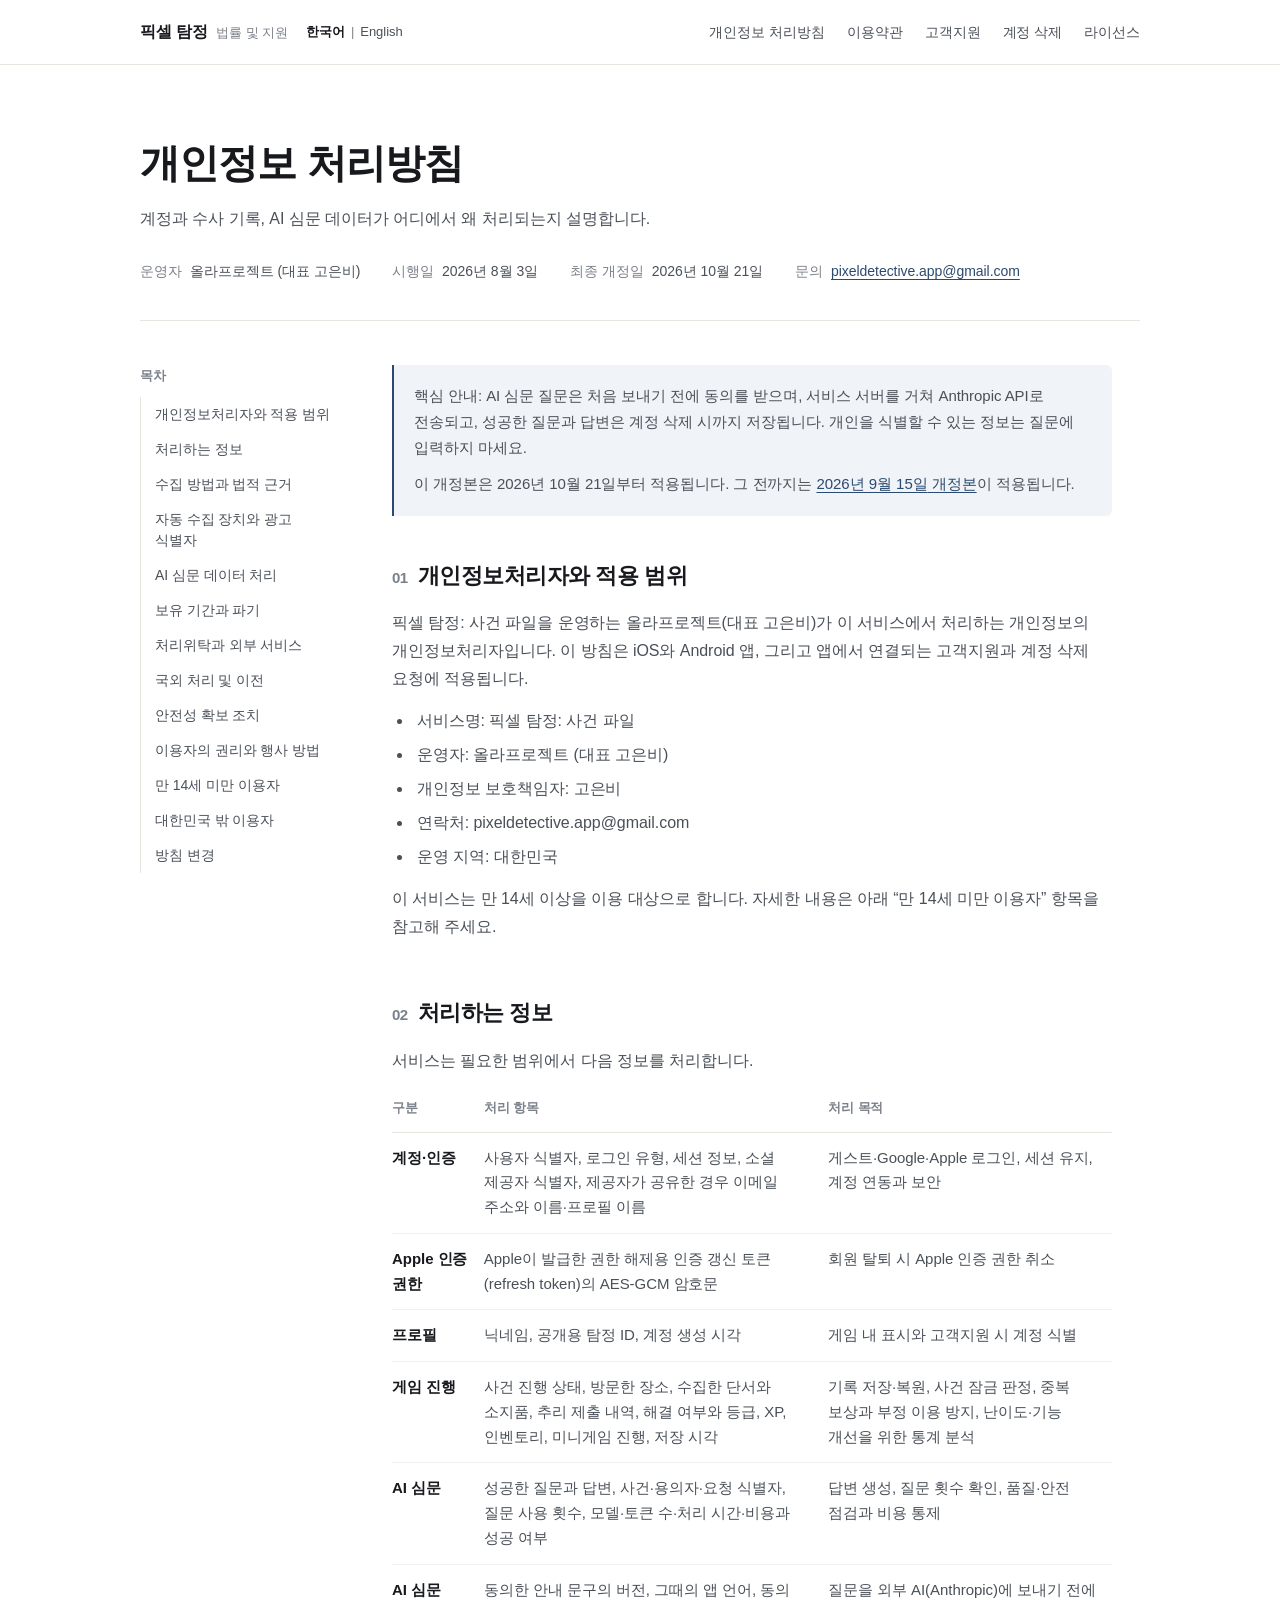
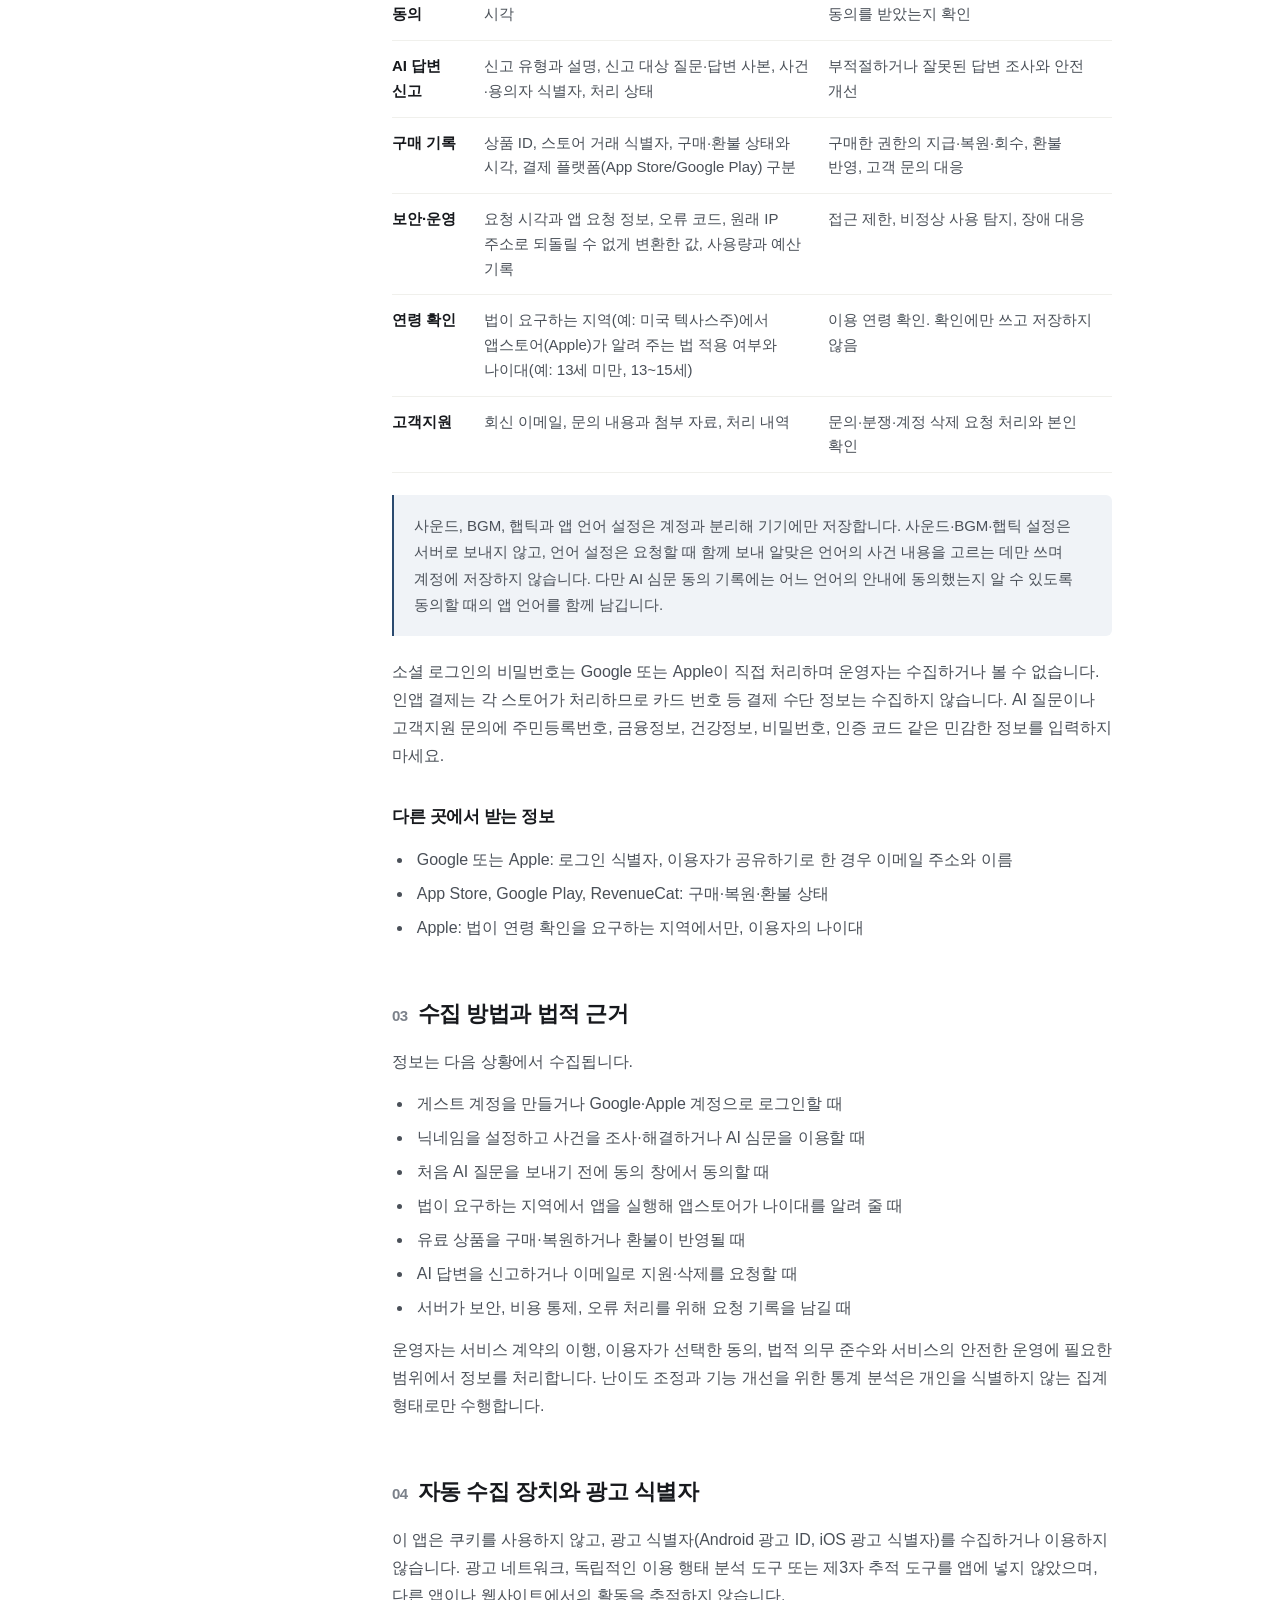
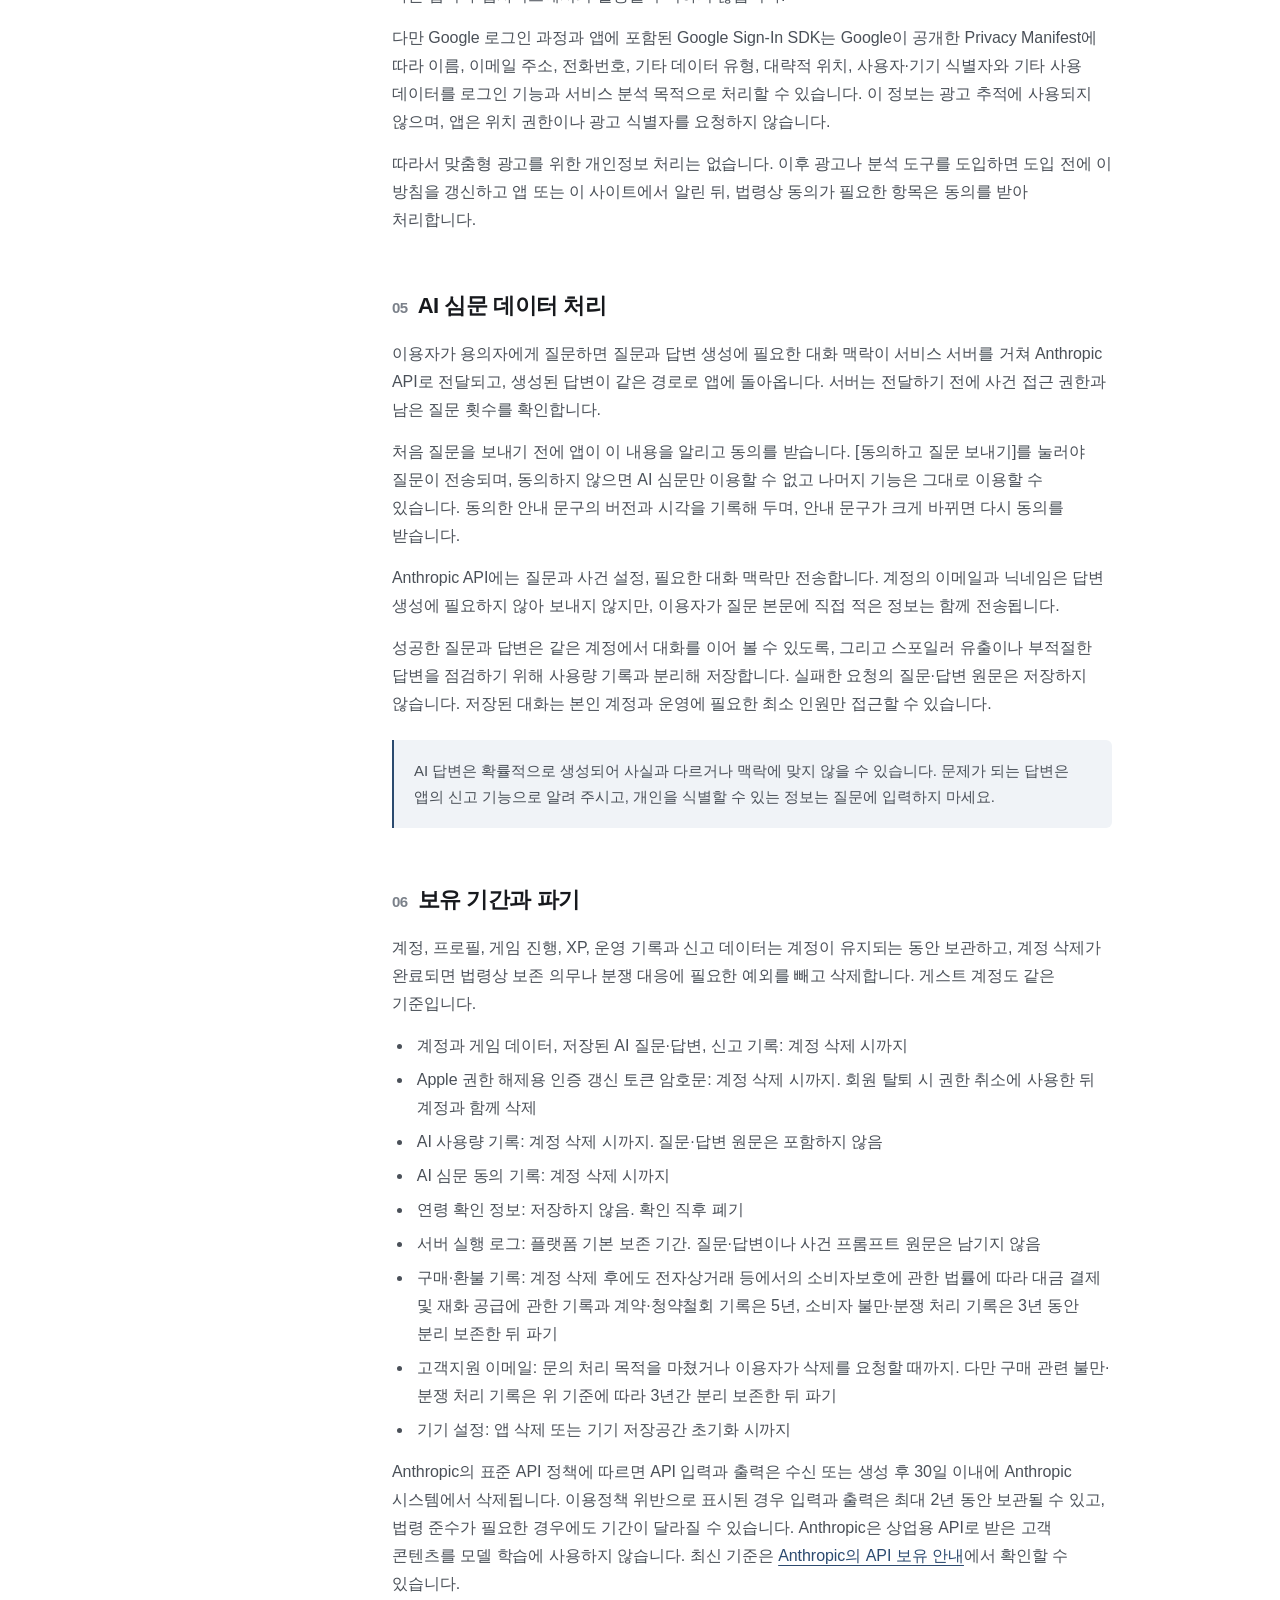
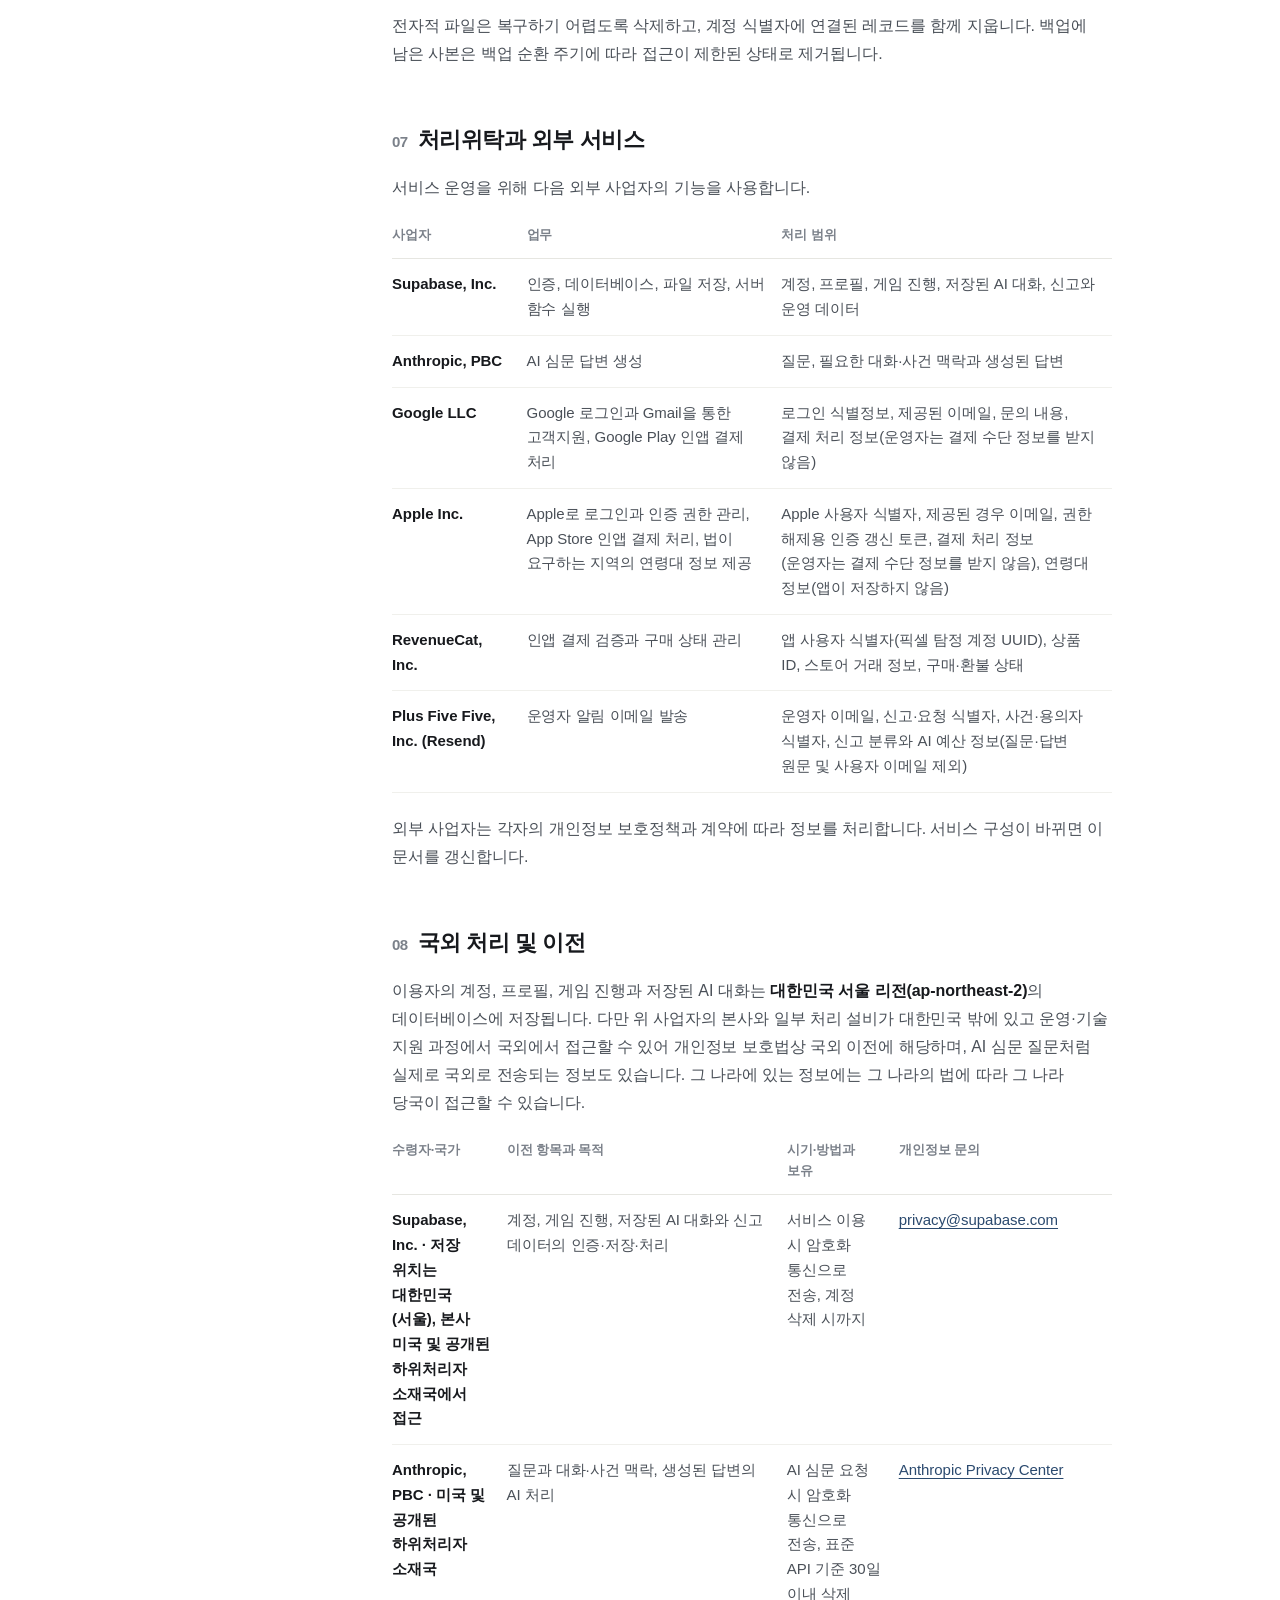
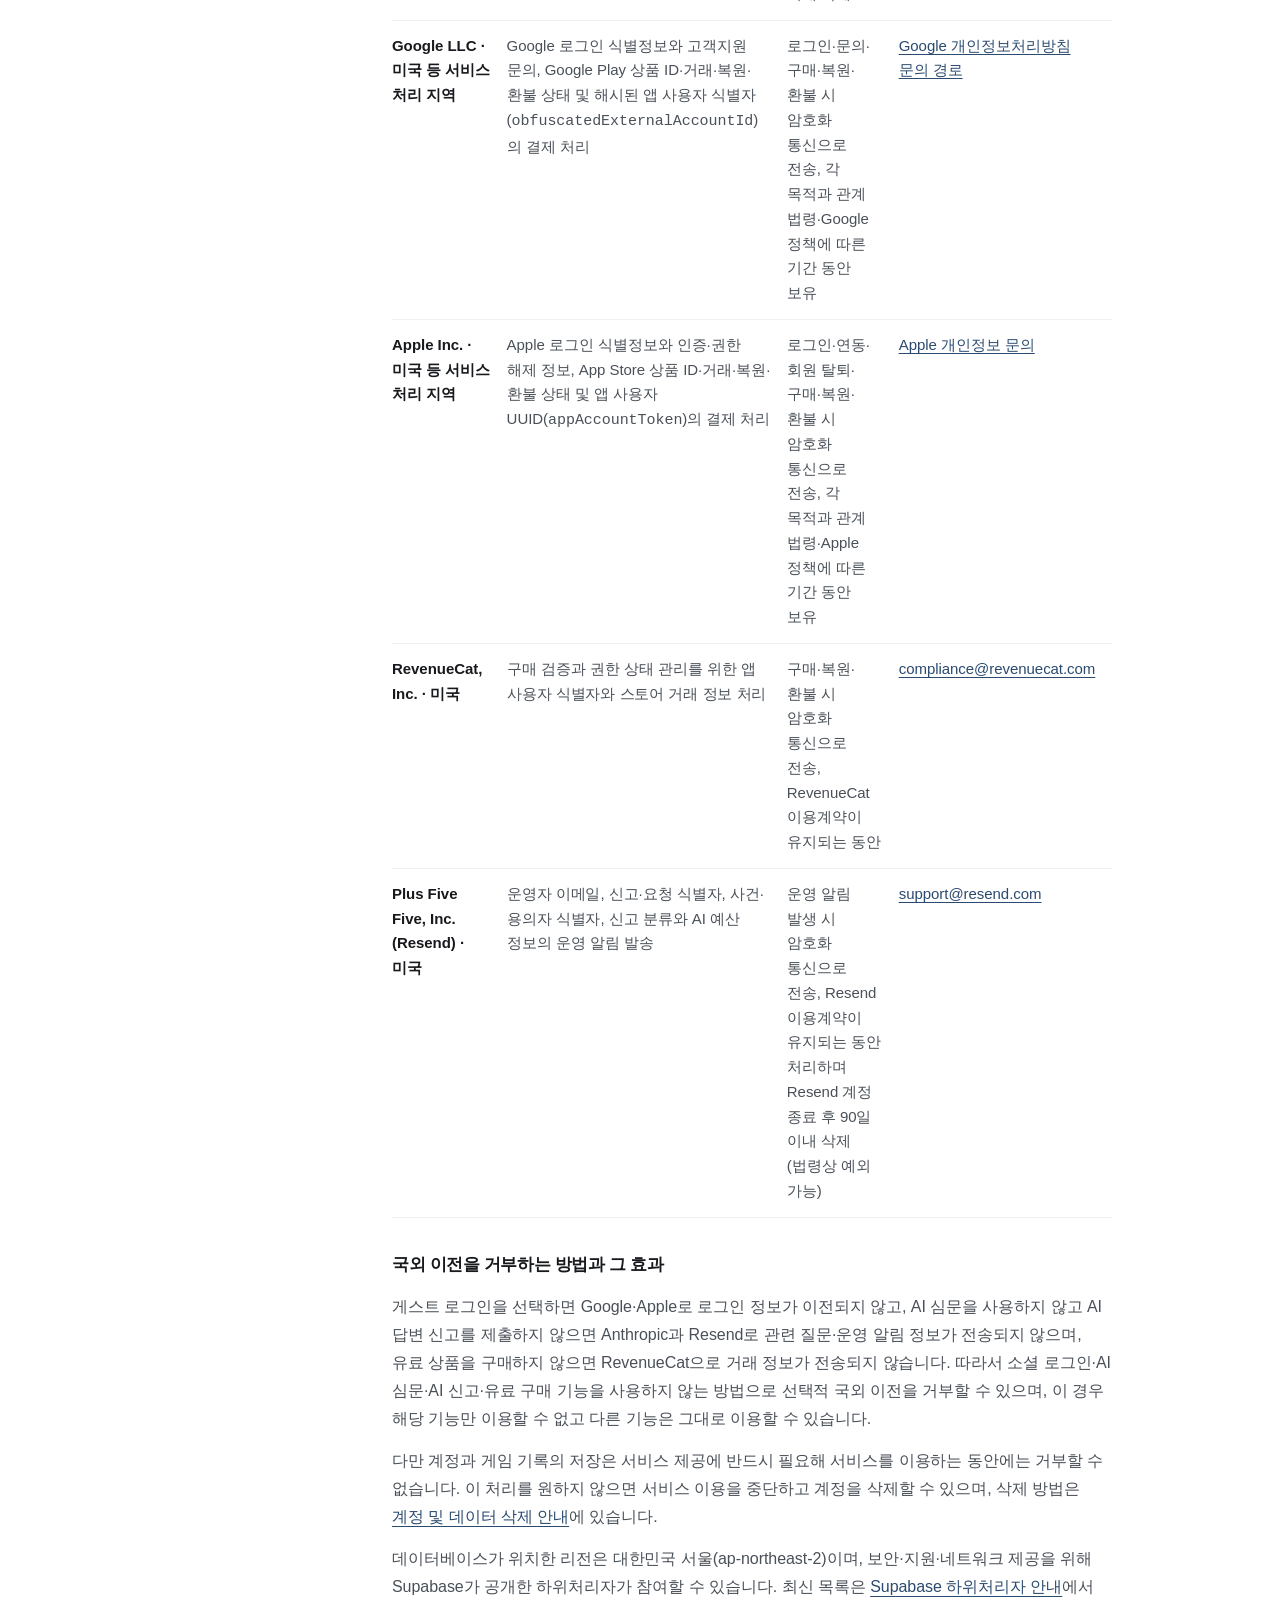
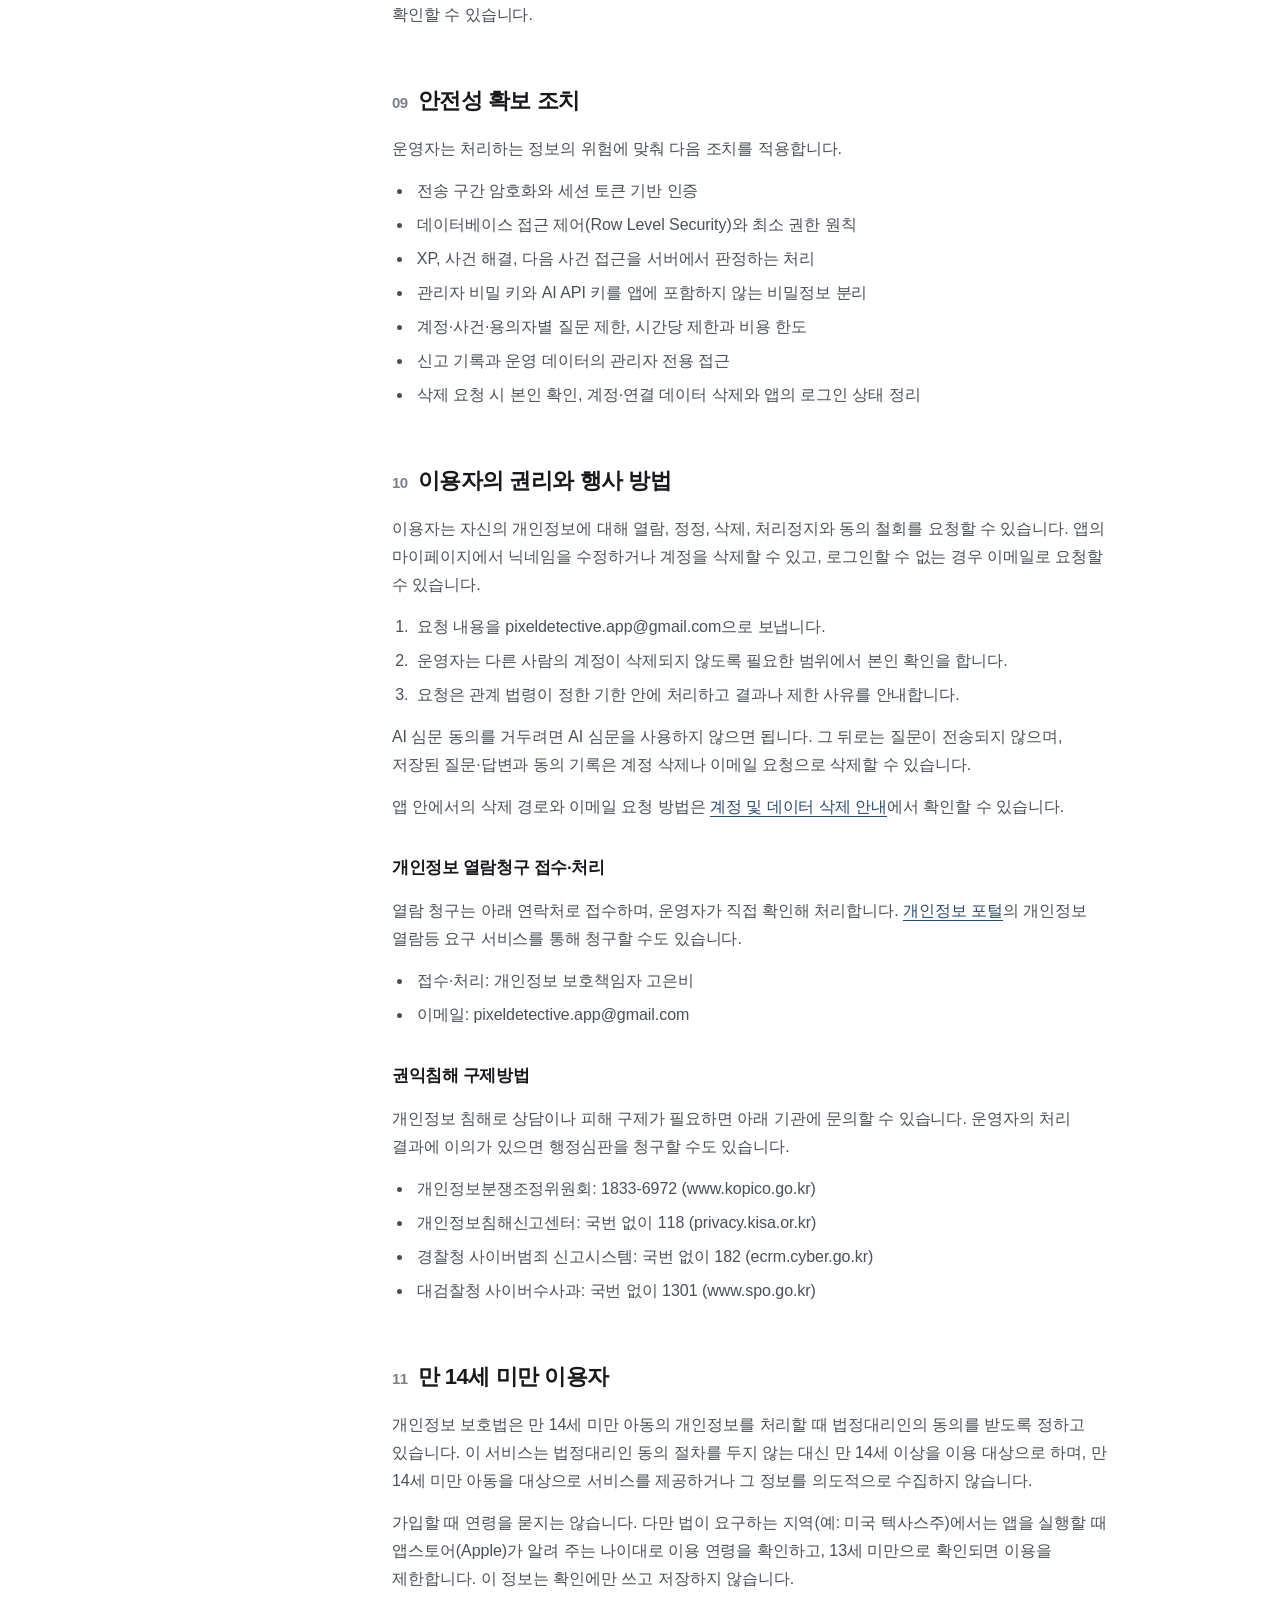
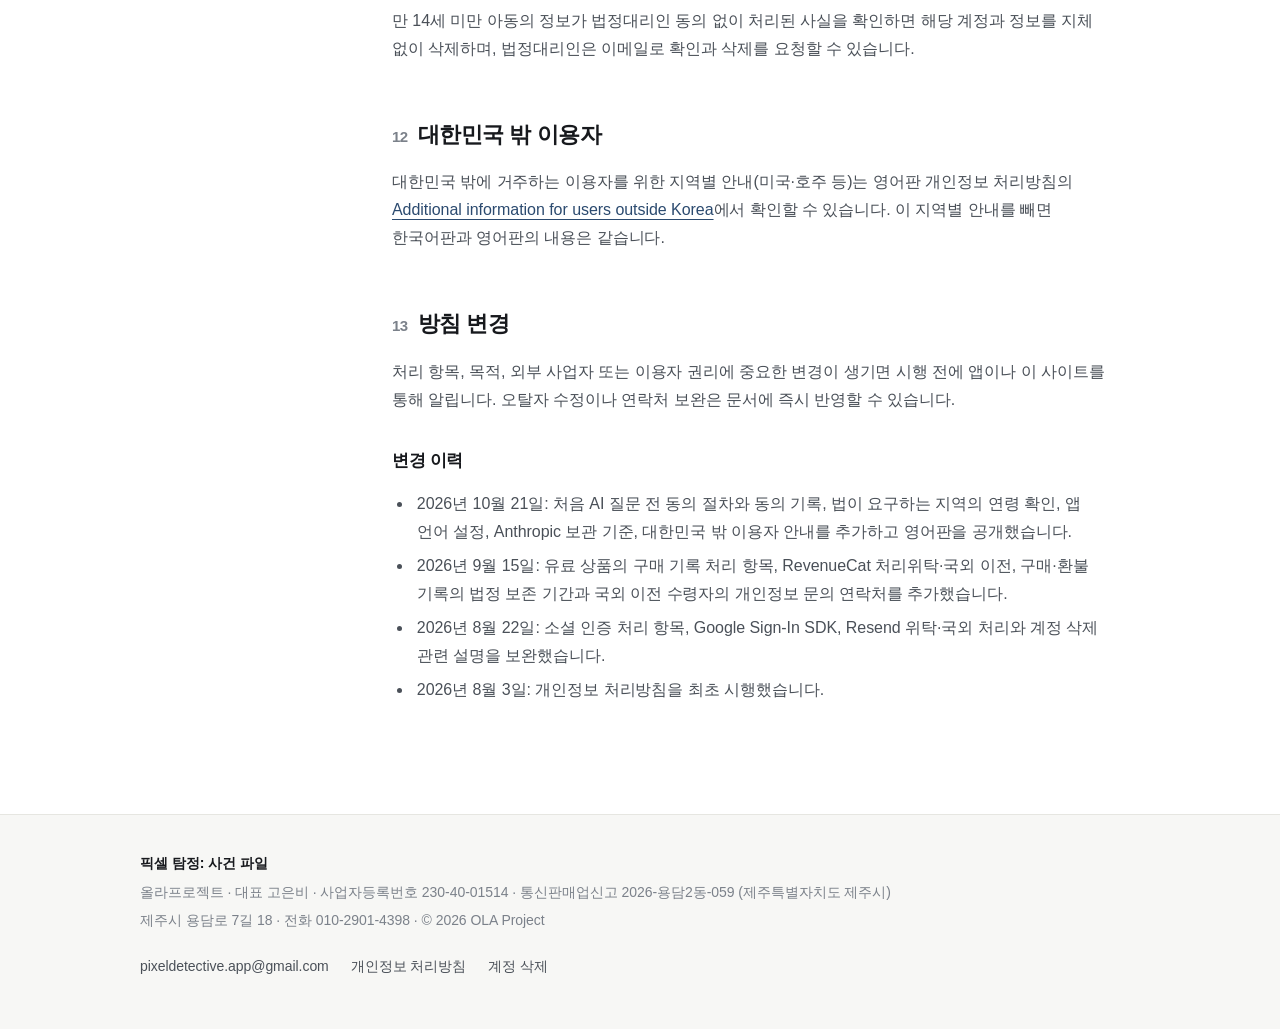
<file: privacy/index.html>
<!DOCTYPE html><html lang="ko"><head><meta charSet="utf-8"/><meta name="viewport" content="width=device-width, initial-scale=1"/><link rel="stylesheet" href="../assets/index-BiB4XyvL.css" data-rsc-css-href="../assets/index-BiB4XyvL.css" data-precedence="vite-rsc/importer-resources"/><title>개인정보 처리방침 | 픽셀 탐정</title><meta name="description" content="픽셀 탐정: 사건 파일의 계정, 게임 진행, AI 심문 및 신고 데이터 처리와 이용자 권리 안내입니다."/><meta name="application-name" content="픽셀 탐정: 사건 파일"/><meta property="og:title" content="픽셀 탐정 | 법률 및 지원"/><meta property="og:description" content="픽셀 탐정: 사건 파일의 개인정보 처리방침, 이용약관, 고객지원, 계정 삭제 및 라이선스 안내입니다."/><meta property="og:type" content="website"/><meta property="og:locale" content="ko_KR"/><meta property="og:image" content="https://kebsz0410-afk.github.io/pixel-detective-legal/og.png"/><meta property="og:image:width" content="1200"/><meta property="og:image:height" content="630"/><meta property="og:image:alt" content="픽셀 탐정 법률 및 지원"/><meta name="twitter:card" content="summary_large_image"/><meta name="twitter:title" content="픽셀 탐정 | 법률 및 지원"/><meta name="twitter:description" content="픽셀 탐정: 사건 파일의 개인정보 처리방침, 이용약관, 고객지원, 계정 삭제 및 라이선스 안내입니다."/><meta name="twitter:image" content="https://kebsz0410-afk.github.io/pixel-detective-legal/og.png"/>
</head><body><a class="skip-link" href="#main-content" lang="ko">본문으로 바로가기</a><header class="site-header" lang="ko"><div class="header-inner"><div class="brand-row"><a href="../" class="brand" aria-label="픽셀 탐정 법률 및 지원 홈"><strong>픽셀 탐정</strong><span>법률 및 지원</span></a><nav class="lang-switch" aria-label="언어 선택"><a href="../privacy/" hrefLang="ko" lang="ko" aria-current="page">한국어</a><span aria-hidden="true">|</span><a href="../en/privacy/" hrefLang="en" lang="en">English</a></nav></div><nav class="main-nav" aria-label="주요 메뉴"><a href="../privacy/">개인정보 처리방침</a><a href="../terms/">이용약관</a><a href="../support/">고객지원</a><a href="../account-deletion/">계정 삭제</a><a href="../licenses/">라이선스</a></nav></div></header><main id="main-content" lang="ko"><header class="document-hero"><h1>개인정보 처리방침</h1><p class="document-summary">계정과 수사 기록, AI 심문 데이터가 어디에서 왜 처리되는지 설명합니다.</p><dl class="document-meta"><div><dt>운영자</dt><dd>올라프로젝트 (대표 고은비)</dd></div><div><dt>시행일</dt><dd>2026년 8월 3일</dd></div><div><dt>최종 개정일</dt><dd>2026년 10월 21일</dd></div><div><dt>문의</dt><dd><a href="mailto:pixeldetective.app@gmail.com">pixeldetective.app@gmail.com</a></dd></div></dl></header><div class="document-layout"><nav class="toc" aria-label="문서 목차"><p>목차</p><ol><li><a href="#controller">개인정보처리자와 적용 범위</a></li><li><a href="#data-items">처리하는 정보</a></li><li><a href="#collection">수집 방법과 법적 근거</a></li><li><a href="#auto-collection">자동 수집 장치와 광고 식별자</a></li><li><a href="#ai-processing">AI 심문 데이터 처리</a></li><li><a href="#retention">보유 기간과 파기</a></li><li><a href="#processors">처리위탁과 외부 서비스</a></li><li><a href="#international-transfer">국외 처리 및 이전</a></li><li><a href="#security">안전성 확보 조치</a></li><li><a href="#rights">이용자의 권리와 행사 방법</a></li><li><a href="#children">만 14세 미만 이용자</a></li><li><a href="#overseas">대한민국 밖 이용자</a></li><li><a href="#changes">방침 변경</a></li></ol></nav><article class="legal-document"><div class="notice-box"><p>핵심 안내: AI 심문 질문은 처음 보내기 전에 동의를 받으며, 서비스 서버를 거쳐 Anthropic API로 전송되고, 성공한 질문과 답변은 계정 삭제 시까지 저장됩니다. 개인을 식별할 수 있는 정보는 질문에 입력하지 마세요.</p><p>이 개정본은 <!-- -->2026년 10월 21일<!-- -->부터 적용됩니다. 그 전까지는<!-- --> <a href="../privacy/2026-09-15/">2026년 9월 15일<!-- --> 개정본</a>이 적용됩니다.</p></div><section id="controller"><h2><b aria-hidden="true">01</b>개인정보처리자와 적용 범위</h2><p>픽셀 탐정: 사건 파일을 운영하는 올라프로젝트(대표 고은비)가 이 서비스에서 처리하는 개인정보의 개인정보처리자입니다. 이 방침은 iOS와 Android 앱, 그리고 앱에서 연결되는 고객지원과 계정 삭제 요청에 적용됩니다.</p><ul><li>서비스명: 픽셀 탐정: 사건 파일</li><li>운영자: 올라프로젝트 (대표 고은비)</li><li>개인정보 보호책임자: 고은비</li><li>연락처: pixeldetective.app@gmail.com</li><li>운영 지역: 대한민국</li></ul><p>이 서비스는 만 14세 이상을 이용 대상으로 합니다. 자세한 내용은 아래 “만 14세 미만 이용자” 항목을 참고해 주세요.</p></section><section id="data-items"><h2><b aria-hidden="true">02</b>처리하는 정보</h2><p>서비스는 필요한 범위에서 다음 정보를 처리합니다.</p><div class="table-wrap"><table class="legal-table"><thead><tr><th scope="col">구분</th><th scope="col">처리 항목</th><th scope="col">처리 목적</th></tr></thead><tbody><tr><td>계정·인증</td><td>사용자 식별자, 로그인 유형, 세션 정보, 소셜 제공자 식별자, 제공자가 공유한 경우 이메일 주소와 이름·프로필 이름</td><td>게스트·Google·Apple 로그인, 세션 유지, 계정 연동과 보안</td></tr><tr><td>Apple 인증 권한</td><td>Apple이 발급한 권한 해제용 인증 갱신 토큰(refresh token)의 AES-GCM 암호문</td><td>회원 탈퇴 시 Apple 인증 권한 취소</td></tr><tr><td>프로필</td><td>닉네임, 공개용 탐정 ID, 계정 생성 시각</td><td>게임 내 표시와 고객지원 시 계정 식별</td></tr><tr><td>게임 진행</td><td>사건 진행 상태, 방문한 장소, 수집한 단서와 소지품, 추리 제출 내역, 해결 여부와 등급, XP, 인벤토리, 미니게임 진행, 저장 시각</td><td>기록 저장·복원, 사건 잠금 판정, 중복 보상과 부정 이용 방지, 난이도·기능 개선을 위한 통계 분석</td></tr><tr><td>AI 심문</td><td>성공한 질문과 답변, 사건·용의자·요청 식별자, 질문 사용 횟수, 모델·토큰 수·처리 시간·비용과 성공 여부</td><td>답변 생성, 질문 횟수 확인, 품질·안전 점검과 비용 통제</td></tr><tr><td>AI 심문 동의</td><td>동의한 안내 문구의 버전, 그때의 앱 언어, 동의 시각</td><td>질문을 외부 AI(Anthropic)에 보내기 전에 동의를 받았는지 확인</td></tr><tr><td>AI 답변 신고</td><td>신고 유형과 설명, 신고 대상 질문·답변 사본, 사건·용의자 식별자, 처리 상태</td><td>부적절하거나 잘못된 답변 조사와 안전 개선</td></tr><tr><td>구매 기록</td><td>상품 ID, 스토어 거래 식별자, 구매·환불 상태와 시각, 결제 플랫폼(App Store/Google Play) 구분</td><td>구매한 권한의 지급·복원·회수, 환불 반영, 고객 문의 대응</td></tr><tr><td>보안·운영</td><td>요청 시각과 앱 요청 정보, 오류 코드, 원래 IP 주소로 되돌릴 수 없게 변환한 값, 사용량과 예산 기록</td><td>접근 제한, 비정상 사용 탐지, 장애 대응</td></tr><tr><td>연령 확인</td><td>법이 요구하는 지역(예: 미국 텍사스주)에서 앱스토어(Apple)가 알려 주는 법 적용 여부와 나이대(예: 13세 미만, 13~15세)</td><td>이용 연령 확인. 확인에만 쓰고 저장하지 않음</td></tr><tr><td>고객지원</td><td>회신 이메일, 문의 내용과 첨부 자료, 처리 내역</td><td>문의·분쟁·계정 삭제 요청 처리와 본인 확인</td></tr></tbody></table></div><div class="info-callout"><p>사운드, BGM, 햅틱과 앱 언어 설정은 계정과 분리해 기기에만 저장합니다. 사운드·BGM·햅틱 설정은 서버로 보내지 않고, 언어 설정은 요청할 때 함께 보내 알맞은 언어의 사건 내용을 고르는 데만 쓰며 계정에 저장하지 않습니다. 다만 AI 심문 동의 기록에는 어느 언어의 안내에 동의했는지 알 수 있도록 동의할 때의 앱 언어를 함께 남깁니다.</p></div><p>소셜 로그인의 비밀번호는 Google 또는 Apple이 직접 처리하며 운영자는 수집하거나 볼 수 없습니다. 인앱 결제는 각 스토어가 처리하므로 카드 번호 등 결제 수단 정보는 수집하지 않습니다. AI 질문이나 고객지원 문의에 주민등록번호, 금융정보, 건강정보, 비밀번호, 인증 코드 같은 민감한 정보를 입력하지 마세요.</p><h3>다른 곳에서 받는 정보</h3><ul><li>Google 또는 Apple: 로그인 식별자, 이용자가 공유하기로 한 경우 이메일 주소와 이름</li><li>App Store, Google Play, RevenueCat: 구매·복원·환불 상태</li><li>Apple: 법이 연령 확인을 요구하는 지역에서만, 이용자의 나이대</li></ul></section><section id="collection"><h2><b aria-hidden="true">03</b>수집 방법과 법적 근거</h2><p>정보는 다음 상황에서 수집됩니다.</p><ul><li>게스트 계정을 만들거나 Google·Apple 계정으로 로그인할 때</li><li>닉네임을 설정하고 사건을 조사·해결하거나 AI 심문을 이용할 때</li><li>처음 AI 질문을 보내기 전에 동의 창에서 동의할 때</li><li>법이 요구하는 지역에서 앱을 실행해 앱스토어가 나이대를 알려 줄 때</li><li>유료 상품을 구매·복원하거나 환불이 반영될 때</li><li>AI 답변을 신고하거나 이메일로 지원·삭제를 요청할 때</li><li>서버가 보안, 비용 통제, 오류 처리를 위해 요청 기록을 남길 때</li></ul><p>운영자는 서비스 계약의 이행, 이용자가 선택한 동의, 법적 의무 준수와 서비스의 안전한 운영에 필요한 범위에서 정보를 처리합니다. 난이도 조정과 기능 개선을 위한 통계 분석은 개인을 식별하지 않는 집계 형태로만 수행합니다.</p></section><section id="auto-collection"><h2><b aria-hidden="true">04</b>자동 수집 장치와 광고 식별자</h2><p>이 앱은 쿠키를 사용하지 않고, 광고 식별자(Android 광고 ID, iOS 광고 식별자)를 수집하거나 이용하지 않습니다. 광고 네트워크, 독립적인 이용 행태 분석 도구 또는 제3자 추적 도구를 앱에 넣지 않았으며, 다른 앱이나 웹사이트에서의 활동을 추적하지 않습니다.</p><p>다만 Google 로그인 과정과 앱에 포함된 Google Sign-In SDK는 Google이 공개한 Privacy Manifest에 따라 이름, 이메일 주소, 전화번호, 기타 데이터 유형, 대략적 위치, 사용자·기기 식별자와 기타 사용 데이터를 로그인 기능과 서비스 분석 목적으로 처리할 수 있습니다. 이 정보는 광고 추적에 사용되지 않으며, 앱은 위치 권한이나 광고 식별자를 요청하지 않습니다.</p><p>따라서 맞춤형 광고를 위한 개인정보 처리는 없습니다. 이후 광고나 분석 도구를 도입하면 도입 전에 이 방침을 갱신하고 앱 또는 이 사이트에서 알린 뒤, 법령상 동의가 필요한 항목은 동의를 받아 처리합니다.</p></section><section id="ai-processing"><h2><b aria-hidden="true">05</b>AI 심문 데이터 처리</h2><p>이용자가 용의자에게 질문하면 질문과 답변 생성에 필요한 대화 맥락이 서비스 서버를 거쳐 Anthropic API로 전달되고, 생성된 답변이 같은 경로로 앱에 돌아옵니다. 서버는 전달하기 전에 사건 접근 권한과 남은 질문 횟수를 확인합니다.</p><p>처음 질문을 보내기 전에 앱이 이 내용을 알리고 동의를 받습니다. [동의하고 질문 보내기]를 눌러야 질문이 전송되며, 동의하지 않으면 AI 심문만 이용할 수 없고 나머지 기능은 그대로 이용할 수 있습니다. 동의한 안내 문구의 버전과 시각을 기록해 두며, 안내 문구가 크게 바뀌면 다시 동의를 받습니다.</p><p>Anthropic API에는 질문과 사건 설정, 필요한 대화 맥락만 전송합니다. 계정의 이메일과 닉네임은 답변 생성에 필요하지 않아 보내지 않지만, 이용자가 질문 본문에 직접 적은 정보는 함께 전송됩니다.</p><p>성공한 질문과 답변은 같은 계정에서 대화를 이어 볼 수 있도록, 그리고 스포일러 유출이나 부적절한 답변을 점검하기 위해 사용량 기록과 분리해 저장합니다. 실패한 요청의 질문·답변 원문은 저장하지 않습니다. 저장된 대화는 본인 계정과 운영에 필요한 최소 인원만 접근할 수 있습니다.</p><div class="info-callout"><p>AI 답변은 확률적으로 생성되어 사실과 다르거나 맥락에 맞지 않을 수 있습니다. 문제가 되는 답변은 앱의 신고 기능으로 알려 주시고, 개인을 식별할 수 있는 정보는 질문에 입력하지 마세요.</p></div></section><section id="retention"><h2><b aria-hidden="true">06</b>보유 기간과 파기</h2><p>계정, 프로필, 게임 진행, XP, 운영 기록과 신고 데이터는 계정이 유지되는 동안 보관하고, 계정 삭제가 완료되면 법령상 보존 의무나 분쟁 대응에 필요한 예외를 빼고 삭제합니다. 게스트 계정도 같은 기준입니다.</p><ul><li>계정과 게임 데이터, 저장된 AI 질문·답변, 신고 기록: 계정 삭제 시까지</li><li>Apple 권한 해제용 인증 갱신 토큰 암호문: 계정 삭제 시까지. 회원 탈퇴 시 권한 취소에 사용한 뒤 계정과 함께 삭제</li><li>AI 사용량 기록: 계정 삭제 시까지. 질문·답변 원문은 포함하지 않음</li><li>AI 심문 동의 기록: 계정 삭제 시까지</li><li>연령 확인 정보: 저장하지 않음. 확인 직후 폐기</li><li>서버 실행 로그: 플랫폼 기본 보존 기간. 질문·답변이나 사건 프롬프트 원문은 남기지 않음</li><li>구매·환불 기록: 계정 삭제 후에도 전자상거래 등에서의 소비자보호에 관한 법률에 따라 대금 결제 및 재화 공급에 관한 기록과 계약·청약철회 기록은 5년, 소비자 불만·분쟁 처리 기록은 3년 동안 분리 보존한 뒤 파기</li><li>고객지원 이메일: 문의 처리 목적을 마쳤거나 이용자가 삭제를 요청할 때까지. 다만 구매 관련 불만·분쟁 처리 기록은 위 기준에 따라 3년간 분리 보존한 뒤 파기</li><li>기기 설정: 앱 삭제 또는 기기 저장공간 초기화 시까지</li></ul><p>Anthropic의 표준 API 정책에 따르면 API 입력과 출력은 수신 또는 생성 후 30일 이내에 Anthropic 시스템에서 삭제됩니다. 이용정책 위반으로 표시된 경우 입력과 출력은 최대 2년 동안 보관될 수 있고, 법령 준수가 필요한 경우에도 기간이 달라질 수 있습니다. Anthropic은 상업용 API로 받은 고객 콘텐츠를 모델 학습에 사용하지 않습니다. 최신 기준은<!-- --> <a href="https://privacy.anthropic.com/en/articles/7996866-how-long-do-you-store-my-organization-s-data" rel="noreferrer" target="_blank">Anthropic의 API 보유 안내</a>에서 확인할 수 있습니다.</p><p>전자적 파일은 복구하기 어렵도록 삭제하고, 계정 식별자에 연결된 레코드를 함께 지웁니다. 백업에 남은 사본은 백업 순환 주기에 따라 접근이 제한된 상태로 제거됩니다.</p></section><section id="processors"><h2><b aria-hidden="true">07</b>처리위탁과 외부 서비스</h2><p>서비스 운영을 위해 다음 외부 사업자의 기능을 사용합니다.</p><div class="table-wrap"><table class="legal-table"><thead><tr><th scope="col">사업자</th><th scope="col">업무</th><th scope="col">처리 범위</th></tr></thead><tbody><tr><td>Supabase, Inc.</td><td>인증, 데이터베이스, 파일 저장, 서버 함수 실행</td><td>계정, 프로필, 게임 진행, 저장된 AI 대화, 신고와 운영 데이터</td></tr><tr><td>Anthropic, PBC</td><td>AI 심문 답변 생성</td><td>질문, 필요한 대화·사건 맥락과 생성된 답변</td></tr><tr><td>Google LLC</td><td>Google 로그인과 Gmail을 통한 고객지원, Google Play 인앱 결제 처리</td><td>로그인 식별정보, 제공된 이메일, 문의 내용, 결제 처리 정보(운영자는 결제 수단 정보를 받지 않음)</td></tr><tr><td>Apple Inc.</td><td>Apple로 로그인과 인증 권한 관리, App Store 인앱 결제 처리, 법이 요구하는 지역의 연령대 정보 제공</td><td>Apple 사용자 식별자, 제공된 경우 이메일, 권한 해제용 인증 갱신 토큰, 결제 처리 정보(운영자는 결제 수단 정보를 받지 않음), 연령대 정보(앱이 저장하지 않음)</td></tr><tr><td>RevenueCat, Inc.</td><td>인앱 결제 검증과 구매 상태 관리</td><td>앱 사용자 식별자(픽셀 탐정 계정 UUID), 상품 ID, 스토어 거래 정보, 구매·환불 상태</td></tr><tr><td>Plus Five Five, Inc. (Resend)</td><td>운영자 알림 이메일 발송</td><td>운영자 이메일, 신고·요청 식별자, 사건·용의자 식별자, 신고 분류와 AI 예산 정보(질문·답변 원문 및 사용자 이메일 제외)</td></tr></tbody></table></div><p>외부 사업자는 각자의 개인정보 보호정책과 계약에 따라 정보를 처리합니다. 서비스 구성이 바뀌면 이 문서를 갱신합니다.</p></section><section id="international-transfer"><h2><b aria-hidden="true">08</b>국외 처리 및 이전</h2><p>이용자의 계정, 프로필, 게임 진행과 저장된 AI 대화는 <strong>대한민국 서울 리전(ap-northeast-2)</strong>의 데이터베이스에 저장됩니다. 다만 위 사업자의 본사와 일부 처리 설비가 대한민국 밖에 있고 운영·기술 지원 과정에서 국외에서 접근할 수 있어 개인정보 보호법상 국외 이전에 해당하며, AI 심문 질문처럼 실제로 국외로 전송되는 정보도 있습니다. 그 나라에 있는 정보에는 그 나라의 법에 따라 그 나라 당국이 접근할 수 있습니다.</p><div class="table-wrap"><table class="legal-table"><thead><tr><th scope="col">수령자·국가</th><th scope="col">이전 항목과 목적</th><th scope="col">시기·방법과 보유</th><th scope="col">개인정보 문의</th></tr></thead><tbody><tr><td>Supabase, Inc. · 저장 위치는 대한민국(서울), 본사 미국 및 공개된 하위처리자 소재국에서 접근</td><td>계정, 게임 진행, 저장된 AI 대화와 신고 데이터의 인증·저장·처리</td><td>서비스 이용 시 암호화 통신으로 전송, 계정 삭제 시까지</td><td><a href="mailto:privacy@supabase.com">privacy@supabase.com</a></td></tr><tr><td>Anthropic, PBC · 미국 및 공개된 하위처리자 소재국</td><td>질문과 대화·사건 맥락, 생성된 답변의 AI 처리</td><td>AI 심문 요청 시 암호화 통신으로 전송, 표준 API 기준 30일 이내 삭제</td><td><a href="https://privacy.anthropic.com" rel="noreferrer" target="_blank">Anthropic Privacy Center</a></td></tr><tr><td>Google LLC · 미국 등 서비스 처리 지역</td><td>Google 로그인 식별정보와 고객지원 문의, Google Play 상품 ID·거래·복원·환불 상태 및 해시된 앱 사용자 식별자(<code>obfuscatedExternalAccountId</code>)의 결제 처리</td><td>로그인·문의·구매·복원·환불 시 암호화 통신으로 전송, 각 목적과 관계 법령·Google 정책에 따른 기간 동안 보유</td><td><a href="https://policies.google.com/privacy" rel="noreferrer" target="_blank">Google 개인정보처리방침 문의 경로</a></td></tr><tr><td>Apple Inc. · 미국 등 서비스 처리 지역</td><td>Apple 로그인 식별정보와 인증·권한 해제 정보, App Store 상품 ID·거래·복원·환불 상태 및 앱 사용자 UUID(<code>appAccountToken</code>)의 결제 처리</td><td>로그인·연동·회원 탈퇴·구매·복원·환불 시 암호화 통신으로 전송, 각 목적과 관계 법령·Apple 정책에 따른 기간 동안 보유</td><td><a href="https://www.apple.com/legal/privacy/contact/" rel="noreferrer" target="_blank">Apple 개인정보 문의</a></td></tr><tr><td>RevenueCat, Inc. · 미국</td><td>구매 검증과 권한 상태 관리를 위한 앱 사용자 식별자와 스토어 거래 정보 처리</td><td>구매·복원·환불 시 암호화 통신으로 전송, RevenueCat 이용계약이 유지되는 동안</td><td><a href="mailto:compliance@revenuecat.com">compliance@revenuecat.com</a></td></tr><tr><td>Plus Five Five, Inc. (Resend) · 미국</td><td>운영자 이메일, 신고·요청 식별자, 사건·용의자 식별자, 신고 분류와 AI 예산 정보의 운영 알림 발송</td><td>운영 알림 발생 시 암호화 통신으로 전송, Resend 이용계약이 유지되는 동안 처리하며 Resend 계정 종료 후 90일 이내 삭제(법령상 예외 가능)</td><td><a href="mailto:support@resend.com">support@resend.com</a></td></tr></tbody></table></div><h3>국외 이전을 거부하는 방법과 그 효과</h3><p>게스트 로그인을 선택하면 Google·Apple로 로그인 정보가 이전되지 않고, AI 심문을 사용하지 않고 AI 답변 신고를 제출하지 않으면 Anthropic과 Resend로 관련 질문·운영 알림 정보가 전송되지 않으며, 유료 상품을 구매하지 않으면 RevenueCat으로 거래 정보가 전송되지 않습니다. 따라서 소셜 로그인·AI 심문·AI 신고·유료 구매 기능을 사용하지 않는 방법으로 선택적 국외 이전을 거부할 수 있으며, 이 경우 해당 기능만 이용할 수 없고 다른 기능은 그대로 이용할 수 있습니다.</p><p>다만 계정과 게임 기록의 저장은 서비스 제공에 반드시 필요해 서비스를 이용하는 동안에는 거부할 수 없습니다. 이 처리를 원하지 않으면 서비스 이용을 중단하고 계정을 삭제할 수 있으며, 삭제 방법은 <a href="../account-deletion/">계정 및 데이터 삭제 안내</a>에 있습니다.</p><p>데이터베이스가 위치한 리전은 대한민국 서울(ap-northeast-2)이며, 보안·지원·네트워크 제공을 위해 Supabase가 공개한 하위처리자가 참여할 수 있습니다. 최신 목록은<!-- --> <a href="https://supabase.com/legal/subprocessors" rel="noreferrer" target="_blank">Supabase 하위처리자 안내</a>에서 확인할 수 있습니다.</p></section><section id="security"><h2><b aria-hidden="true">09</b>안전성 확보 조치</h2><p>운영자는 처리하는 정보의 위험에 맞춰 다음 조치를 적용합니다.</p><ul><li>전송 구간 암호화와 세션 토큰 기반 인증</li><li>데이터베이스 접근 제어(Row Level Security)와 최소 권한 원칙</li><li>XP, 사건 해결, 다음 사건 접근을 서버에서 판정하는 처리</li><li>관리자 비밀 키와 AI API 키를 앱에 포함하지 않는 비밀정보 분리</li><li>계정·사건·용의자별 질문 제한, 시간당 제한과 비용 한도</li><li>신고 기록과 운영 데이터의 관리자 전용 접근</li><li>삭제 요청 시 본인 확인, 계정·연결 데이터 삭제와 앱의 로그인 상태 정리</li></ul></section><section id="rights"><h2><b aria-hidden="true">10</b>이용자의 권리와 행사 방법</h2><p>이용자는 자신의 개인정보에 대해 열람, 정정, 삭제, 처리정지와 동의 철회를 요청할 수 있습니다. 앱의 마이페이지에서 닉네임을 수정하거나 계정을 삭제할 수 있고, 로그인할 수 없는 경우 이메일로 요청할 수 있습니다.</p><ol><li>요청 내용을 pixeldetective.app@gmail.com으로 보냅니다.</li><li>운영자는 다른 사람의 계정이 삭제되지 않도록 필요한 범위에서 본인 확인을 합니다.</li><li>요청은 관계 법령이 정한 기한 안에 처리하고 결과나 제한 사유를 안내합니다.</li></ol><p>AI 심문 동의를 거두려면 AI 심문을 사용하지 않으면 됩니다. 그 뒤로는 질문이 전송되지 않으며, 저장된 질문·답변과 동의 기록은 계정 삭제나 이메일 요청으로 삭제할 수 있습니다.</p><p>앱 안에서의 삭제 경로와 이메일 요청 방법은<!-- --> <a href="../account-deletion/">계정 및 데이터 삭제 안내</a>에서 확인할 수 있습니다.</p><h3>개인정보 열람청구 접수·처리</h3><p>열람 청구는 아래 연락처로 접수하며, 운영자가 직접 확인해 처리합니다.<!-- --> <a href="https://www.privacy.go.kr" rel="noreferrer" target="_blank">개인정보 포털</a>의 개인정보 열람등 요구 서비스를 통해 청구할 수도 있습니다.</p><ul><li>접수·처리: 개인정보 보호책임자 고은비</li><li>이메일: pixeldetective.app@gmail.com</li></ul><h3>권익침해 구제방법</h3><p>개인정보 침해로 상담이나 피해 구제가 필요하면 아래 기관에 문의할 수 있습니다. 운영자의 처리 결과에 이의가 있으면 행정심판을 청구할 수도 있습니다.</p><ul><li>개인정보분쟁조정위원회: 1833-6972 (www.kopico.go.kr)</li><li>개인정보침해신고센터: 국번 없이 118 (privacy.kisa.or.kr)</li><li>경찰청 사이버범죄 신고시스템: 국번 없이 182 (ecrm.cyber.go.kr)</li><li>대검찰청 사이버수사과: 국번 없이 1301 (www.spo.go.kr)</li></ul></section><section id="children"><h2><b aria-hidden="true">11</b>만 14세 미만 이용자</h2><p>개인정보 보호법은 만 14세 미만 아동의 개인정보를 처리할 때 법정대리인의 동의를 받도록 정하고 있습니다. 이 서비스는 법정대리인 동의 절차를 두지 않는 대신 만 14세 이상을 이용 대상으로 하며, 만 14세 미만 아동을 대상으로 서비스를 제공하거나 그 정보를 의도적으로 수집하지 않습니다.</p><p>가입할 때 연령을 묻지는 않습니다. 다만 법이 요구하는 지역(예: 미국 텍사스주)에서는 앱을 실행할 때 앱스토어(Apple)가 알려 주는 나이대로 이용 연령을 확인하고, 13세 미만으로 확인되면 이용을 제한합니다. 이 정보는 확인에만 쓰고 저장하지 않습니다.</p><p>만 14세 미만 아동의 정보가 법정대리인 동의 없이 처리된 사실을 확인하면 해당 계정과 정보를 지체 없이 삭제하며, 법정대리인은 이메일로 확인과 삭제를 요청할 수 있습니다.</p></section><section id="overseas"><h2><b aria-hidden="true">12</b>대한민국 밖 이용자</h2><p>대한민국 밖에 거주하는 이용자를 위한 지역별 안내(미국·호주 등)는 영어판 개인정보 처리방침의<!-- --> <a href="../en/privacy/#regional">Additional information for users outside Korea</a>에서 확인할 수 있습니다. 이 지역별 안내를 빼면 한국어판과 영어판의 내용은 같습니다.</p></section><section id="changes"><h2><b aria-hidden="true">13</b>방침 변경</h2><p>처리 항목, 목적, 외부 사업자 또는 이용자 권리에 중요한 변경이 생기면 시행 전에 앱이나 이 사이트를 통해 알립니다. 오탈자 수정이나 연락처 보완은 문서에 즉시 반영할 수 있습니다.</p><h3>변경 이력</h3><ul><li>2026년 10월 21일<!-- -->: 처음 AI 질문 전 동의 절차와 동의 기록, 법이 요구하는 지역의 연령 확인, 앱 언어 설정, Anthropic 보관 기준, 대한민국 밖 이용자 안내를 추가하고 영어판을 공개했습니다.</li><li>2026년 9월 15일: 유료 상품의 구매 기록 처리 항목, RevenueCat 처리위탁·국외 이전, 구매·환불 기록의 법정 보존 기간과 국외 이전 수령자의 개인정보 문의 연락처를 추가했습니다.</li><li>2026년 8월 22일: 소셜 인증 처리 항목, Google Sign-In SDK, Resend 위탁·국외 처리와 계정 삭제 관련 설명을 보완했습니다.</li><li>2026년 8월 3일: 개인정보 처리방침을 최초 시행했습니다.</li></ul></section></article></div></main><footer class="site-footer" lang="ko"><div class="footer-inner"><div><strong>픽셀 탐정: 사건 파일</strong><p>올라프로젝트 · 대표 고은비 · 사업자등록번호 230-40-01514 · 통신판매업신고 2026-용담2동-059 (제주특별자치도 제주시)</p><p>제주시 용담로 7길 18 · 전화 010-2901-4398 · © 2026 OLA Project</p></div><div class="footer-links" aria-label="하단 메뉴"><a href="mailto:pixeldetective.app@gmail.com">pixeldetective.app@gmail.com</a><a href="../privacy/">개인정보 처리방침</a><a href="../account-deletion/">계정 삭제</a></div></div></footer></body></html>
</file>
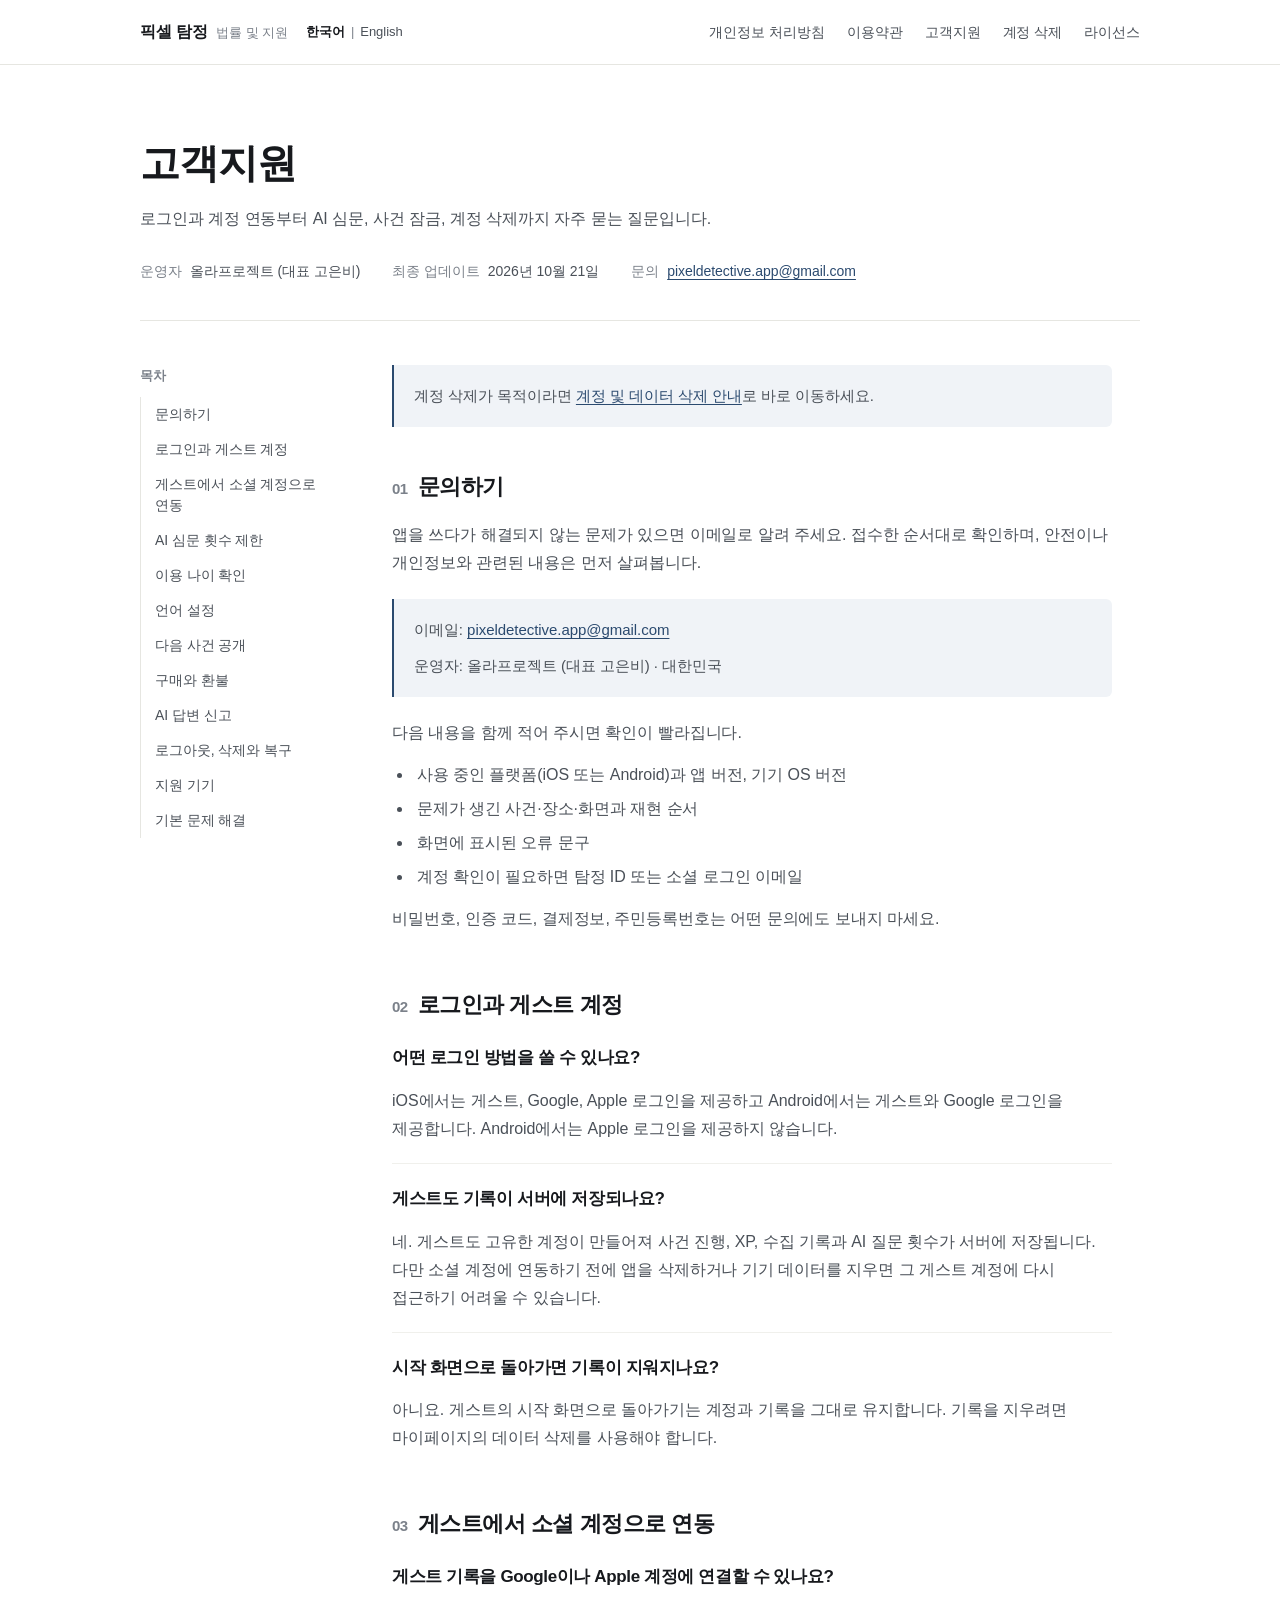
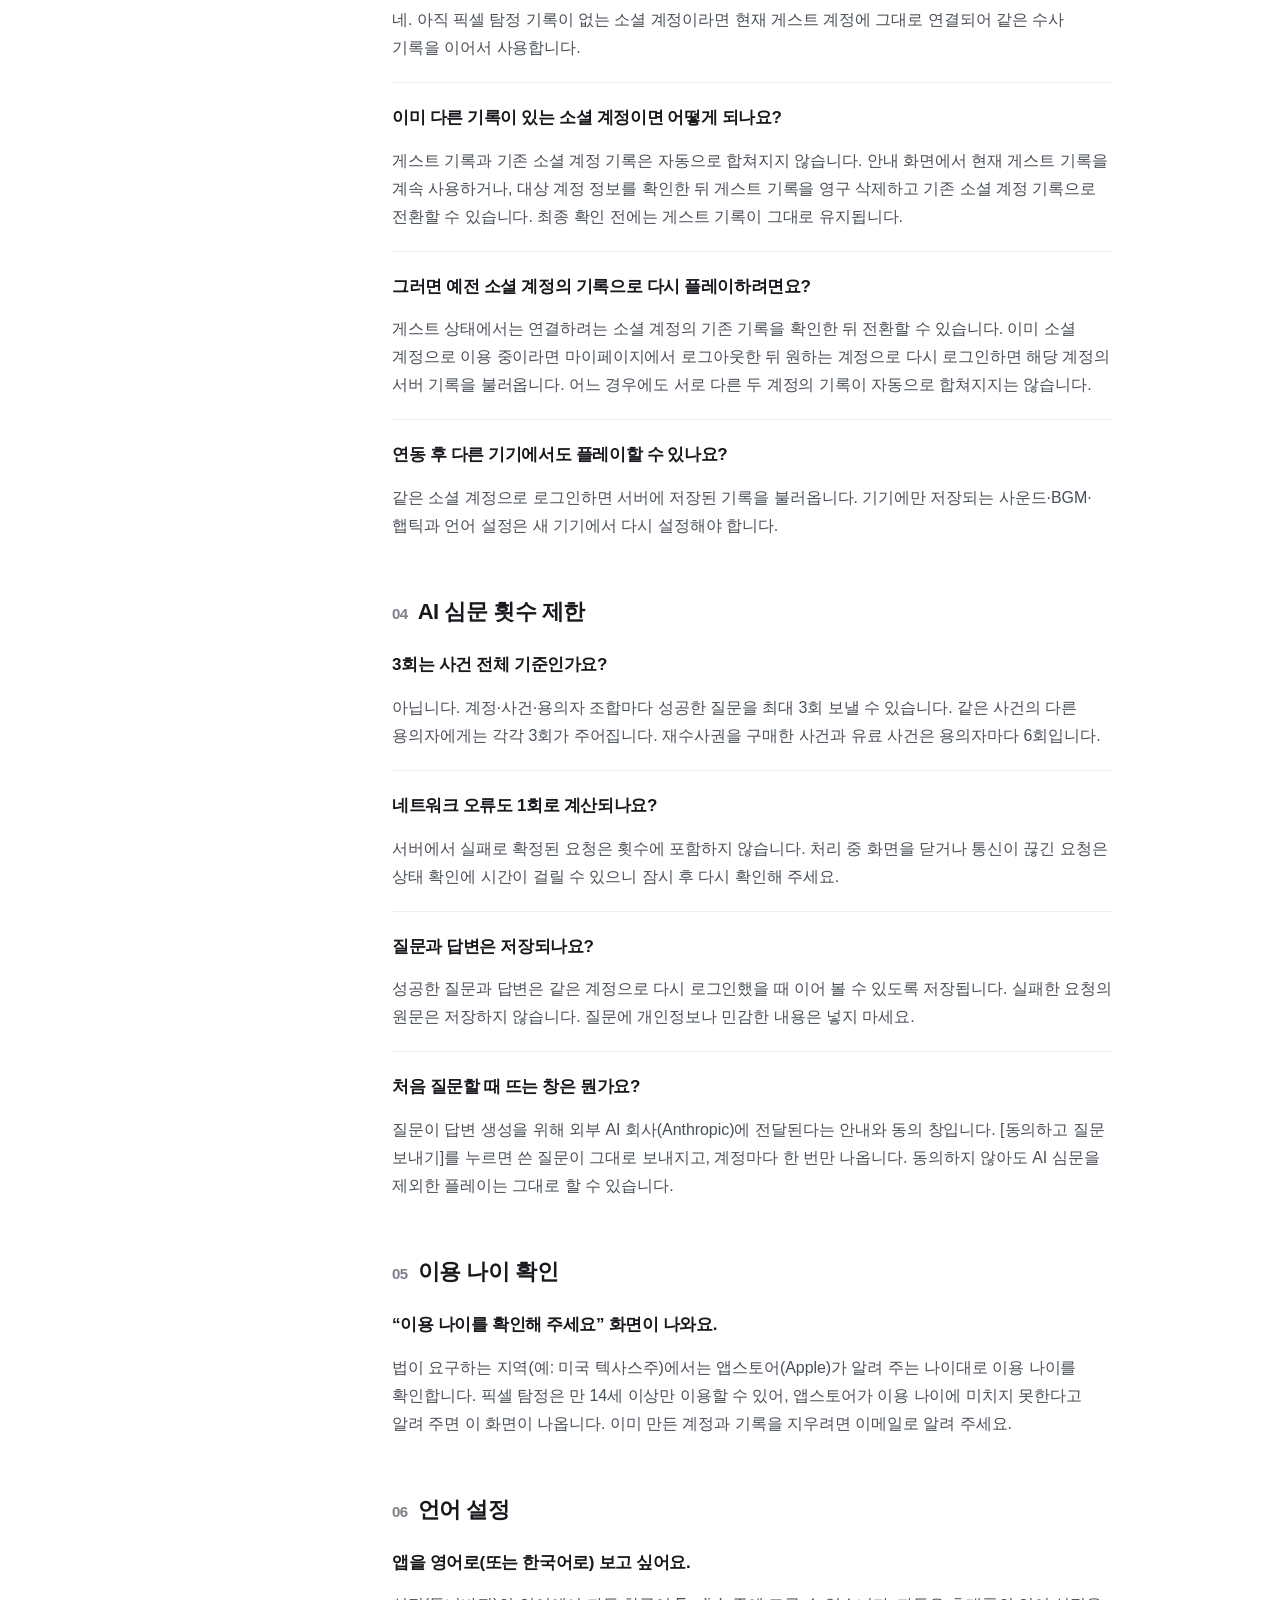
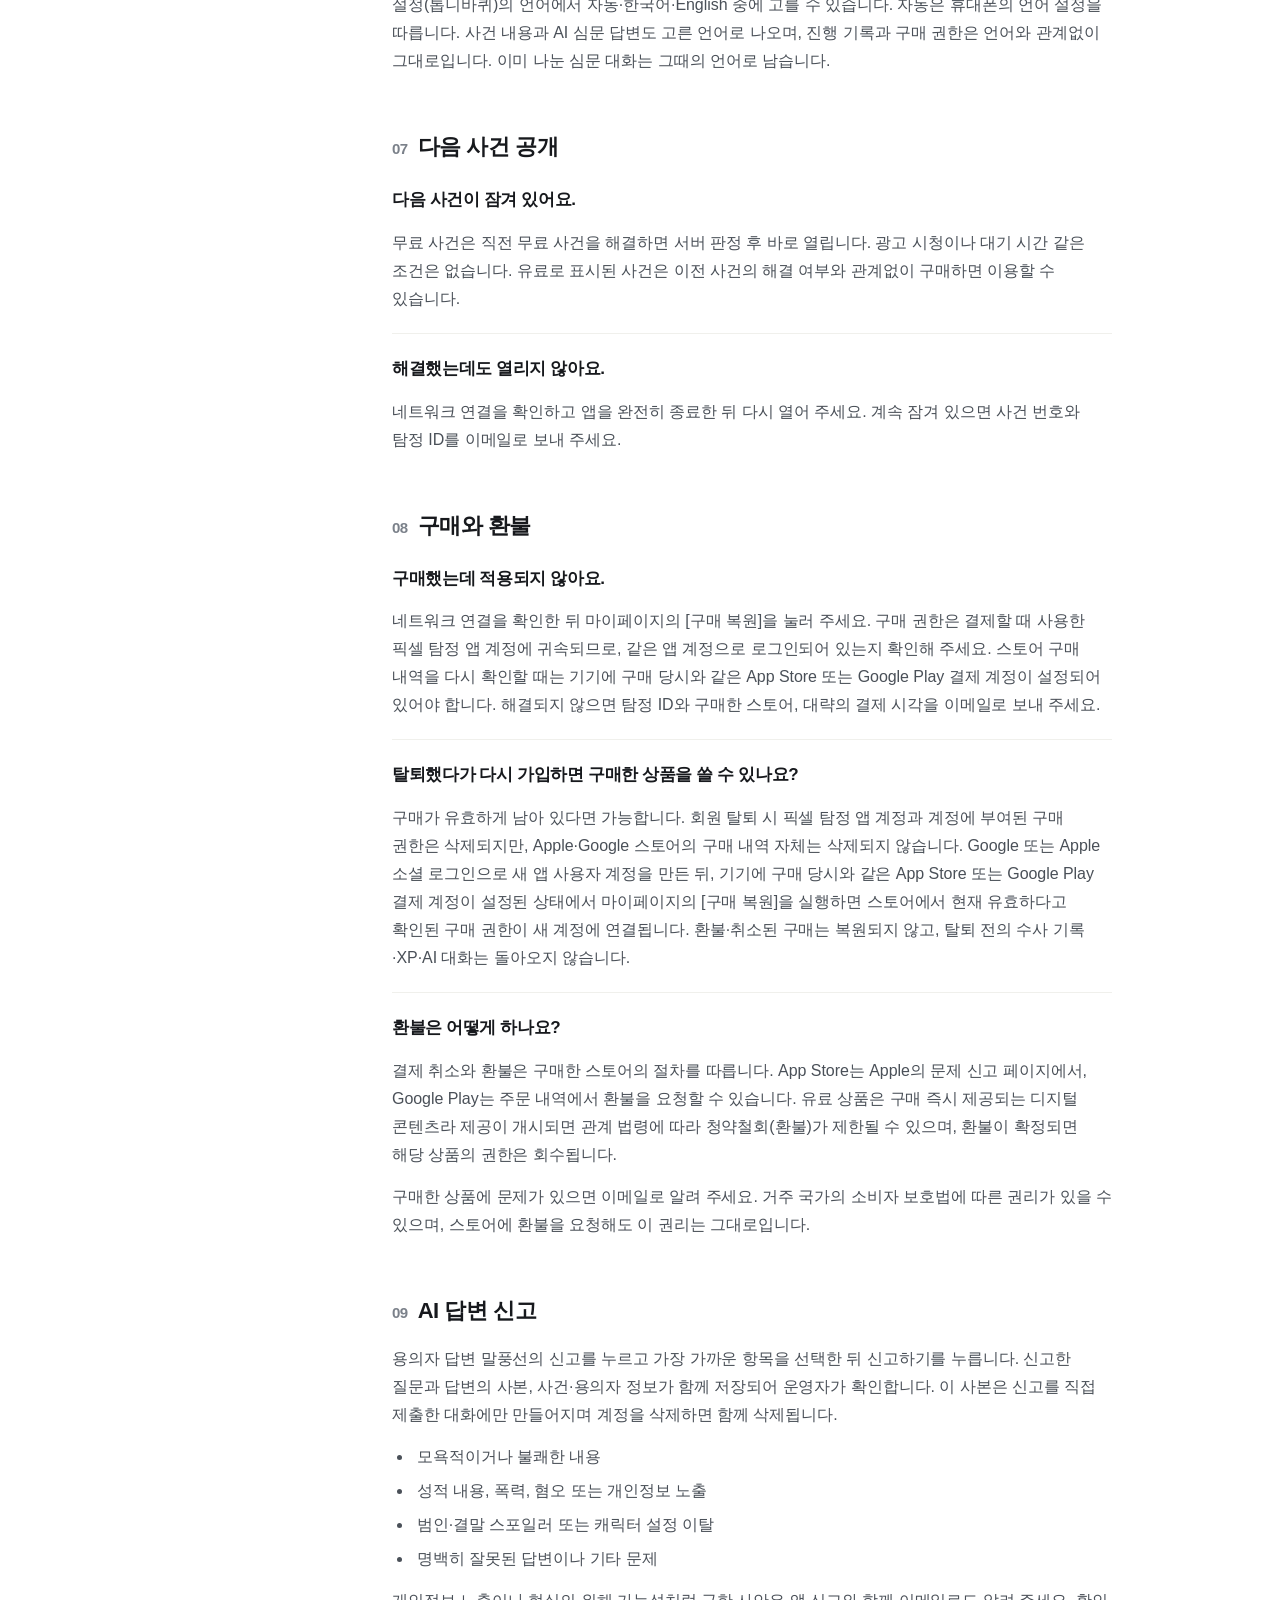
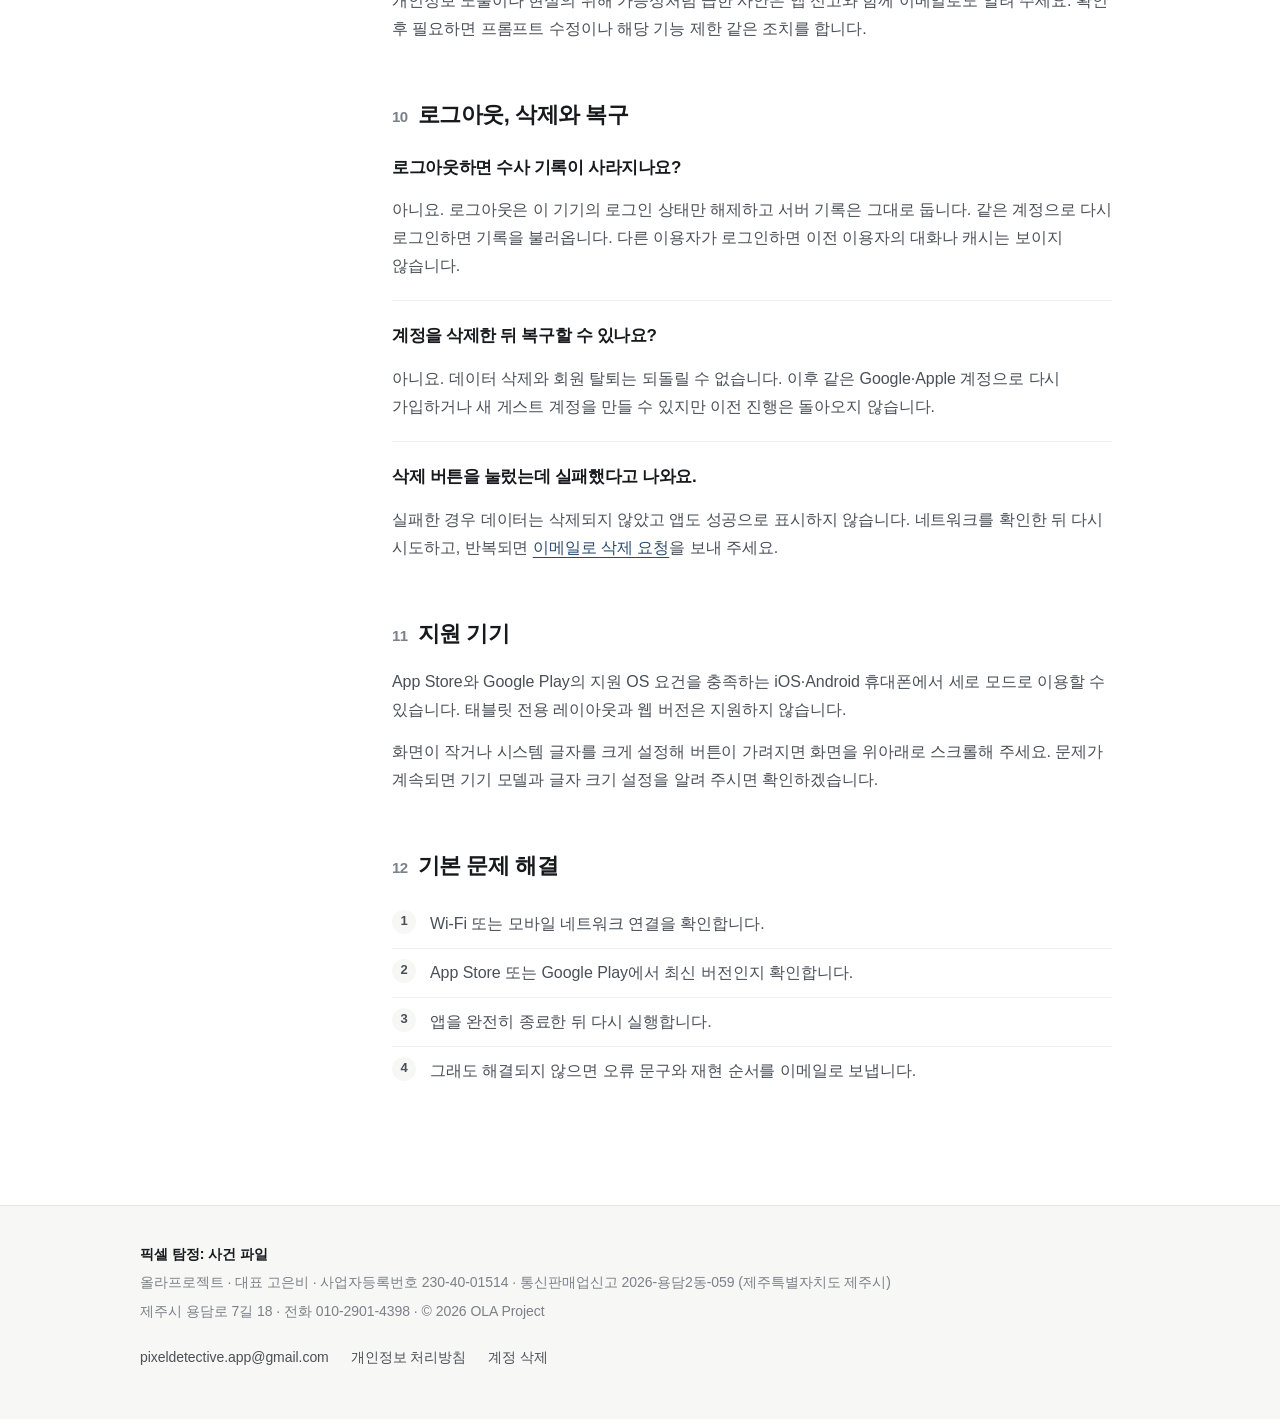
<file: support/index.html>
<!DOCTYPE html><html lang="ko"><head><meta charSet="utf-8"/><meta name="viewport" content="width=device-width, initial-scale=1"/><link rel="stylesheet" href="../assets/index-BiB4XyvL.css" data-rsc-css-href="../assets/index-BiB4XyvL.css" data-precedence="vite-rsc/importer-resources"/><title>고객지원 | 픽셀 탐정</title><meta name="description" content="픽셀 탐정의 로그인, 계정 연동, AI 심문, 사건 잠금, 신고와 데이터 삭제에 관한 안내입니다."/><meta name="application-name" content="픽셀 탐정: 사건 파일"/><meta property="og:title" content="픽셀 탐정 | 법률 및 지원"/><meta property="og:description" content="픽셀 탐정: 사건 파일의 개인정보 처리방침, 이용약관, 고객지원, 계정 삭제 및 라이선스 안내입니다."/><meta property="og:type" content="website"/><meta property="og:locale" content="ko_KR"/><meta property="og:image" content="https://kebsz0410-afk.github.io/pixel-detective-legal/og.png"/><meta property="og:image:width" content="1200"/><meta property="og:image:height" content="630"/><meta property="og:image:alt" content="픽셀 탐정 법률 및 지원"/><meta name="twitter:card" content="summary_large_image"/><meta name="twitter:title" content="픽셀 탐정 | 법률 및 지원"/><meta name="twitter:description" content="픽셀 탐정: 사건 파일의 개인정보 처리방침, 이용약관, 고객지원, 계정 삭제 및 라이선스 안내입니다."/><meta name="twitter:image" content="https://kebsz0410-afk.github.io/pixel-detective-legal/og.png"/>
</head><body><a class="skip-link" href="#main-content" lang="ko">본문으로 바로가기</a><header class="site-header" lang="ko"><div class="header-inner"><div class="brand-row"><a href="../" class="brand" aria-label="픽셀 탐정 법률 및 지원 홈"><strong>픽셀 탐정</strong><span>법률 및 지원</span></a><nav class="lang-switch" aria-label="언어 선택"><a href="../support/" hrefLang="ko" lang="ko" aria-current="page">한국어</a><span aria-hidden="true">|</span><a href="../en/support/" hrefLang="en" lang="en">English</a></nav></div><nav class="main-nav" aria-label="주요 메뉴"><a href="../privacy/">개인정보 처리방침</a><a href="../terms/">이용약관</a><a href="../support/">고객지원</a><a href="../account-deletion/">계정 삭제</a><a href="../licenses/">라이선스</a></nav></div></header><main id="main-content" lang="ko"><header class="document-hero"><h1>고객지원</h1><p class="document-summary">로그인과 계정 연동부터 AI 심문, 사건 잠금, 계정 삭제까지 자주 묻는 질문입니다.</p><dl class="document-meta"><div><dt>운영자</dt><dd>올라프로젝트 (대표 고은비)</dd></div><div><dt>최종 업데이트</dt><dd>2026년 10월 21일</dd></div><div><dt>문의</dt><dd><a href="mailto:pixeldetective.app@gmail.com">pixeldetective.app@gmail.com</a></dd></div></dl></header><div class="document-layout"><nav class="toc" aria-label="문서 목차"><p>목차</p><ol><li><a href="#contact">문의하기</a></li><li><a href="#login">로그인과 게스트 계정</a></li><li><a href="#linking">게스트에서 소셜 계정으로 연동</a></li><li><a href="#interrogation">AI 심문 횟수 제한</a></li><li><a href="#age">이용 나이 확인</a></li><li><a href="#language">언어 설정</a></li><li><a href="#case-lock">다음 사건 공개</a></li><li><a href="#purchases">구매와 환불</a></li><li><a href="#reports">AI 답변 신고</a></li><li><a href="#deletion-recovery">로그아웃, 삭제와 복구</a></li><li><a href="#compatibility">지원 기기</a></li><li><a href="#troubleshooting">기본 문제 해결</a></li></ol></nav><article class="legal-document"><div class="notice-box"><p>계정 삭제가 목적이라면 <a href="../account-deletion/">계정 및 데이터 삭제 안내</a>로 바로 이동하세요.</p></div><section id="contact"><h2><b aria-hidden="true">01</b>문의하기</h2><p>앱을 쓰다가 해결되지 않는 문제가 있으면 이메일로 알려 주세요. 접수한 순서대로 확인하며, 안전이나 개인정보와 관련된 내용은 먼저 살펴봅니다.</p><div class="info-callout"><p>이메일: <a href="mailto:pixeldetective.app@gmail.com">pixeldetective.app@gmail.com</a></p><p>운영자: 올라프로젝트 (대표 고은비) · 대한민국</p></div><p>다음 내용을 함께 적어 주시면 확인이 빨라집니다.</p><ul><li>사용 중인 플랫폼(iOS 또는 Android)과 앱 버전, 기기 OS 버전</li><li>문제가 생긴 사건·장소·화면과 재현 순서</li><li>화면에 표시된 오류 문구</li><li>계정 확인이 필요하면 탐정 ID 또는 소셜 로그인 이메일</li></ul><p>비밀번호, 인증 코드, 결제정보, 주민등록번호는 어떤 문의에도 보내지 마세요.</p></section><section id="login"><h2><b aria-hidden="true">02</b>로그인과 게스트 계정</h2><div class="faq-list"><div class="faq-item"><h3>어떤 로그인 방법을 쓸 수 있나요?</h3><p>iOS에서는 게스트, Google, Apple 로그인을 제공하고 Android에서는 게스트와 Google 로그인을 제공합니다. Android에서는 Apple 로그인을 제공하지 않습니다.</p></div><div class="faq-item"><h3>게스트도 기록이 서버에 저장되나요?</h3><p>네. 게스트도 고유한 계정이 만들어져 사건 진행, XP, 수집 기록과 AI 질문 횟수가 서버에 저장됩니다. 다만 소셜 계정에 연동하기 전에 앱을 삭제하거나 기기 데이터를 지우면 그 게스트 계정에 다시 접근하기 어려울 수 있습니다.</p></div><div class="faq-item"><h3>시작 화면으로 돌아가면 기록이 지워지나요?</h3><p>아니요. 게스트의 시작 화면으로 돌아가기는 계정과 기록을 그대로 유지합니다. 기록을 지우려면 마이페이지의 데이터 삭제를 사용해야 합니다.</p></div></div></section><section id="linking"><h2><b aria-hidden="true">03</b>게스트에서 소셜 계정으로 연동</h2><div class="faq-list"><div class="faq-item"><h3>게스트 기록을 Google이나 Apple 계정에 연결할 수 있나요?</h3><p>네. 아직 픽셀 탐정 기록이 없는 소셜 계정이라면 현재 게스트 계정에 그대로 연결되어 같은 수사 기록을 이어서 사용합니다.</p></div><div class="faq-item"><h3>이미 다른 기록이 있는 소셜 계정이면 어떻게 되나요?</h3><p>게스트 기록과 기존 소셜 계정 기록은 자동으로 합쳐지지 않습니다. 안내 화면에서 현재 게스트 기록을 계속 사용하거나, 대상 계정 정보를 확인한 뒤 게스트 기록을 영구 삭제하고 기존 소셜 계정 기록으로 전환할 수 있습니다. 최종 확인 전에는 게스트 기록이 그대로 유지됩니다.</p></div><div class="faq-item"><h3>그러면 예전 소셜 계정의 기록으로 다시 플레이하려면요?</h3><p>게스트 상태에서는 연결하려는 소셜 계정의 기존 기록을 확인한 뒤 전환할 수 있습니다. 이미 소셜 계정으로 이용 중이라면 마이페이지에서 로그아웃한 뒤 원하는 계정으로 다시 로그인하면 해당 계정의 서버 기록을 불러옵니다. 어느 경우에도 서로 다른 두 계정의 기록이 자동으로 합쳐지지는 않습니다.</p></div><div class="faq-item"><h3>연동 후 다른 기기에서도 플레이할 수 있나요?</h3><p>같은 소셜 계정으로 로그인하면 서버에 저장된 기록을 불러옵니다. 기기에만 저장되는 사운드·BGM·햅틱과 언어 설정은 새 기기에서 다시 설정해야 합니다.</p></div></div></section><section id="interrogation"><h2><b aria-hidden="true">04</b>AI 심문 횟수 제한</h2><div class="faq-list"><div class="faq-item"><h3>3회는 사건 전체 기준인가요?</h3><p>아닙니다. 계정·사건·용의자 조합마다 성공한 질문을 최대 3회 보낼 수 있습니다. 같은 사건의 다른 용의자에게는 각각 3회가 주어집니다. 재수사권을 구매한 사건과 유료 사건은 용의자마다 6회입니다.</p></div><div class="faq-item"><h3>네트워크 오류도 1회로 계산되나요?</h3><p>서버에서 실패로 확정된 요청은 횟수에 포함하지 않습니다. 처리 중 화면을 닫거나 통신이 끊긴 요청은 상태 확인에 시간이 걸릴 수 있으니 잠시 후 다시 확인해 주세요.</p></div><div class="faq-item"><h3>질문과 답변은 저장되나요?</h3><p>성공한 질문과 답변은 같은 계정으로 다시 로그인했을 때 이어 볼 수 있도록 저장됩니다. 실패한 요청의 원문은 저장하지 않습니다. 질문에 개인정보나 민감한 내용은 넣지 마세요.</p></div><div class="faq-item"><h3>처음 질문할 때 뜨는 창은 뭔가요?</h3><p>질문이 답변 생성을 위해 외부 AI 회사(Anthropic)에 전달된다는 안내와 동의 창입니다. [동의하고 질문 보내기]를 누르면 쓴 질문이 그대로 보내지고, 계정마다 한 번만 나옵니다. 동의하지 않아도 AI 심문을 제외한 플레이는 그대로 할 수 있습니다.</p></div></div></section><section id="age"><h2><b aria-hidden="true">05</b>이용 나이 확인</h2><div class="faq-list"><div class="faq-item"><h3>“이용 나이를 확인해 주세요” 화면이 나와요.</h3><p>법이 요구하는 지역(예: 미국 텍사스주)에서는 앱스토어(Apple)가 알려 주는 나이대로 이용 나이를 확인합니다. 픽셀 탐정은 만 14세 이상만 이용할 수 있어, 앱스토어가 이용 나이에 미치지 못한다고 알려 주면 이 화면이 나옵니다. 이미 만든 계정과 기록을 지우려면 이메일로 알려 주세요.</p></div></div></section><section id="language"><h2><b aria-hidden="true">06</b>언어 설정</h2><div class="faq-list"><div class="faq-item"><h3>앱을 영어로(또는 한국어로) 보고 싶어요.</h3><p>설정(톱니바퀴)의 언어에서 자동·한국어·English 중에 고를 수 있습니다. 자동은 휴대폰의 언어 설정을 따릅니다. 사건 내용과 AI 심문 답변도 고른 언어로 나오며, 진행 기록과 구매 권한은 언어와 관계없이 그대로입니다. 이미 나눈 심문 대화는 그때의 언어로 남습니다.</p></div></div></section><section id="case-lock"><h2><b aria-hidden="true">07</b>다음 사건 공개</h2><div class="faq-list"><div class="faq-item"><h3>다음 사건이 잠겨 있어요.</h3><p>무료 사건은 직전 무료 사건을 해결하면 서버 판정 후 바로 열립니다. 광고 시청이나 대기 시간 같은 조건은 없습니다. 유료로 표시된 사건은 이전 사건의 해결 여부와 관계없이 구매하면 이용할 수 있습니다.</p></div><div class="faq-item"><h3>해결했는데도 열리지 않아요.</h3><p>네트워크 연결을 확인하고 앱을 완전히 종료한 뒤 다시 열어 주세요. 계속 잠겨 있으면 사건 번호와 탐정 ID를 이메일로 보내 주세요.</p></div></div></section><section id="purchases"><h2><b aria-hidden="true">08</b>구매와 환불</h2><div class="faq-list"><div class="faq-item"><h3>구매했는데 적용되지 않아요.</h3><p>네트워크 연결을 확인한 뒤 마이페이지의 [구매 복원]을 눌러 주세요. 구매 권한은 결제할 때 사용한 픽셀 탐정 앱 계정에 귀속되므로, 같은 앱 계정으로 로그인되어 있는지 확인해 주세요. 스토어 구매 내역을 다시 확인할 때는 기기에 구매 당시와 같은 App Store 또는 Google Play 결제 계정이 설정되어 있어야 합니다. 해결되지 않으면 탐정 ID와 구매한 스토어, 대략의 결제 시각을 이메일로 보내 주세요.</p></div><div class="faq-item"><h3>탈퇴했다가 다시 가입하면 구매한 상품을 쓸 수 있나요?</h3><p>구매가 유효하게 남아 있다면 가능합니다. 회원 탈퇴 시 픽셀 탐정 앱 계정과 계정에 부여된 구매 권한은 삭제되지만, Apple·Google 스토어의 구매 내역 자체는 삭제되지 않습니다. Google 또는 Apple 소셜 로그인으로 새 앱 사용자 계정을 만든 뒤, 기기에 구매 당시와 같은 App Store 또는 Google Play 결제 계정이 설정된 상태에서 마이페이지의 [구매 복원]을 실행하면 스토어에서 현재 유효하다고 확인된 구매 권한이 새 계정에 연결됩니다. 환불·취소된 구매는 복원되지 않고, 탈퇴 전의 수사 기록·XP·AI 대화는 돌아오지 않습니다.</p></div><div class="faq-item"><h3>환불은 어떻게 하나요?</h3><p>결제 취소와 환불은 구매한 스토어의 절차를 따릅니다. App Store는 Apple의 문제 신고 페이지에서, Google Play는 주문 내역에서 환불을 요청할 수 있습니다. 유료 상품은 구매 즉시 제공되는 디지털 콘텐츠라 제공이 개시되면 관계 법령에 따라 청약철회(환불)가 제한될 수 있으며, 환불이 확정되면 해당 상품의 권한은 회수됩니다.</p><p>구매한 상품에 문제가 있으면 이메일로 알려 주세요. 거주 국가의 소비자 보호법에 따른 권리가 있을 수 있으며, 스토어에 환불을 요청해도 이 권리는 그대로입니다.</p></div></div></section><section id="reports"><h2><b aria-hidden="true">09</b>AI 답변 신고</h2><p>용의자 답변 말풍선의 신고를 누르고 가장 가까운 항목을 선택한 뒤 신고하기를 누릅니다. 신고한 질문과 답변의 사본, 사건·용의자 정보가 함께 저장되어 운영자가 확인합니다. 이 사본은 신고를 직접 제출한 대화에만 만들어지며 계정을 삭제하면 함께 삭제됩니다.</p><ul><li>모욕적이거나 불쾌한 내용</li><li>성적 내용, 폭력, 혐오 또는 개인정보 노출</li><li>범인·결말 스포일러 또는 캐릭터 설정 이탈</li><li>명백히 잘못된 답변이나 기타 문제</li></ul><p>개인정보 노출이나 현실의 위해 가능성처럼 급한 사안은 앱 신고와 함께 이메일로도 알려 주세요. 확인 후 필요하면 프롬프트 수정이나 해당 기능 제한 같은 조치를 합니다.</p></section><section id="deletion-recovery"><h2><b aria-hidden="true">10</b>로그아웃, 삭제와 복구</h2><div class="faq-list"><div class="faq-item"><h3>로그아웃하면 수사 기록이 사라지나요?</h3><p>아니요. 로그아웃은 이 기기의 로그인 상태만 해제하고 서버 기록은 그대로 둡니다. 같은 계정으로 다시 로그인하면 기록을 불러옵니다. 다른 이용자가 로그인하면 이전 이용자의 대화나 캐시는 보이지 않습니다.</p></div><div class="faq-item"><h3>계정을 삭제한 뒤 복구할 수 있나요?</h3><p>아니요. 데이터 삭제와 회원 탈퇴는 되돌릴 수 없습니다. 이후 같은 Google·Apple 계정으로 다시 가입하거나 새 게스트 계정을 만들 수 있지만 이전 진행은 돌아오지 않습니다.</p></div><div class="faq-item"><h3>삭제 버튼을 눌렀는데 실패했다고 나와요.</h3><p>실패한 경우 데이터는 삭제되지 않았고 앱도 성공으로 표시하지 않습니다. 네트워크를 확인한 뒤 다시 시도하고, 반복되면 <a href="../account-deletion/">이메일로 삭제 요청</a>을 보내 주세요.</p></div></div></section><section id="compatibility"><h2><b aria-hidden="true">11</b>지원 기기</h2><p>App Store와 Google Play의 지원 OS 요건을 충족하는 iOS·Android 휴대폰에서 세로 모드로 이용할 수 있습니다. 태블릿 전용 레이아웃과 웹 버전은 지원하지 않습니다.</p><p>화면이 작거나 시스템 글자를 크게 설정해 버튼이 가려지면 화면을 위아래로 스크롤해 주세요. 문제가 계속되면 기기 모델과 글자 크기 설정을 알려 주시면 확인하겠습니다.</p></section><section id="troubleshooting"><h2><b aria-hidden="true">12</b>기본 문제 해결</h2><ol class="step-list"><li>Wi-Fi 또는 모바일 네트워크 연결을 확인합니다.</li><li>App Store 또는 Google Play에서 최신 버전인지 확인합니다.</li><li>앱을 완전히 종료한 뒤 다시 실행합니다.</li><li>그래도 해결되지 않으면 오류 문구와 재현 순서를 이메일로 보냅니다.</li></ol></section></article></div></main><footer class="site-footer" lang="ko"><div class="footer-inner"><div><strong>픽셀 탐정: 사건 파일</strong><p>올라프로젝트 · 대표 고은비 · 사업자등록번호 230-40-01514 · 통신판매업신고 2026-용담2동-059 (제주특별자치도 제주시)</p><p>제주시 용담로 7길 18 · 전화 010-2901-4398 · © 2026 OLA Project</p></div><div class="footer-links" aria-label="하단 메뉴"><a href="mailto:pixeldetective.app@gmail.com">pixeldetective.app@gmail.com</a><a href="../privacy/">개인정보 처리방침</a><a href="../account-deletion/">계정 삭제</a></div></div></footer></body></html>
</file>
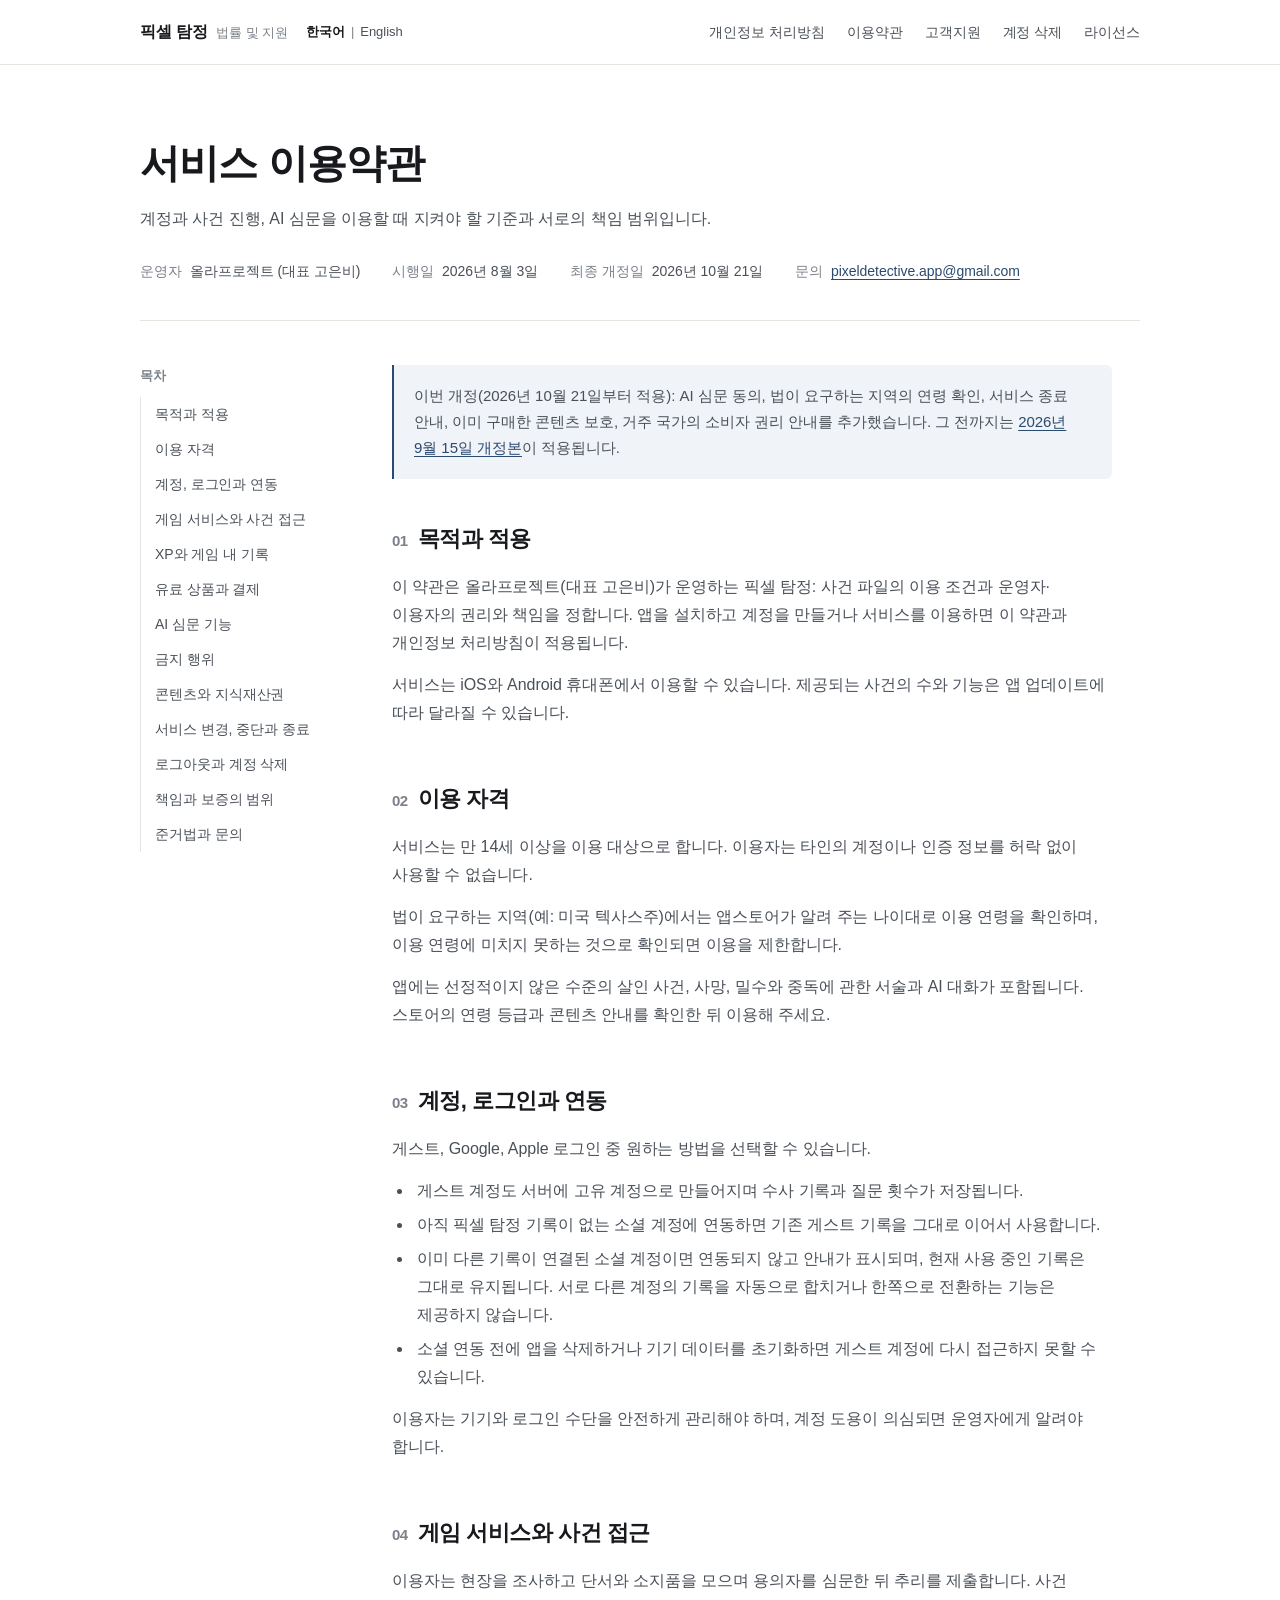
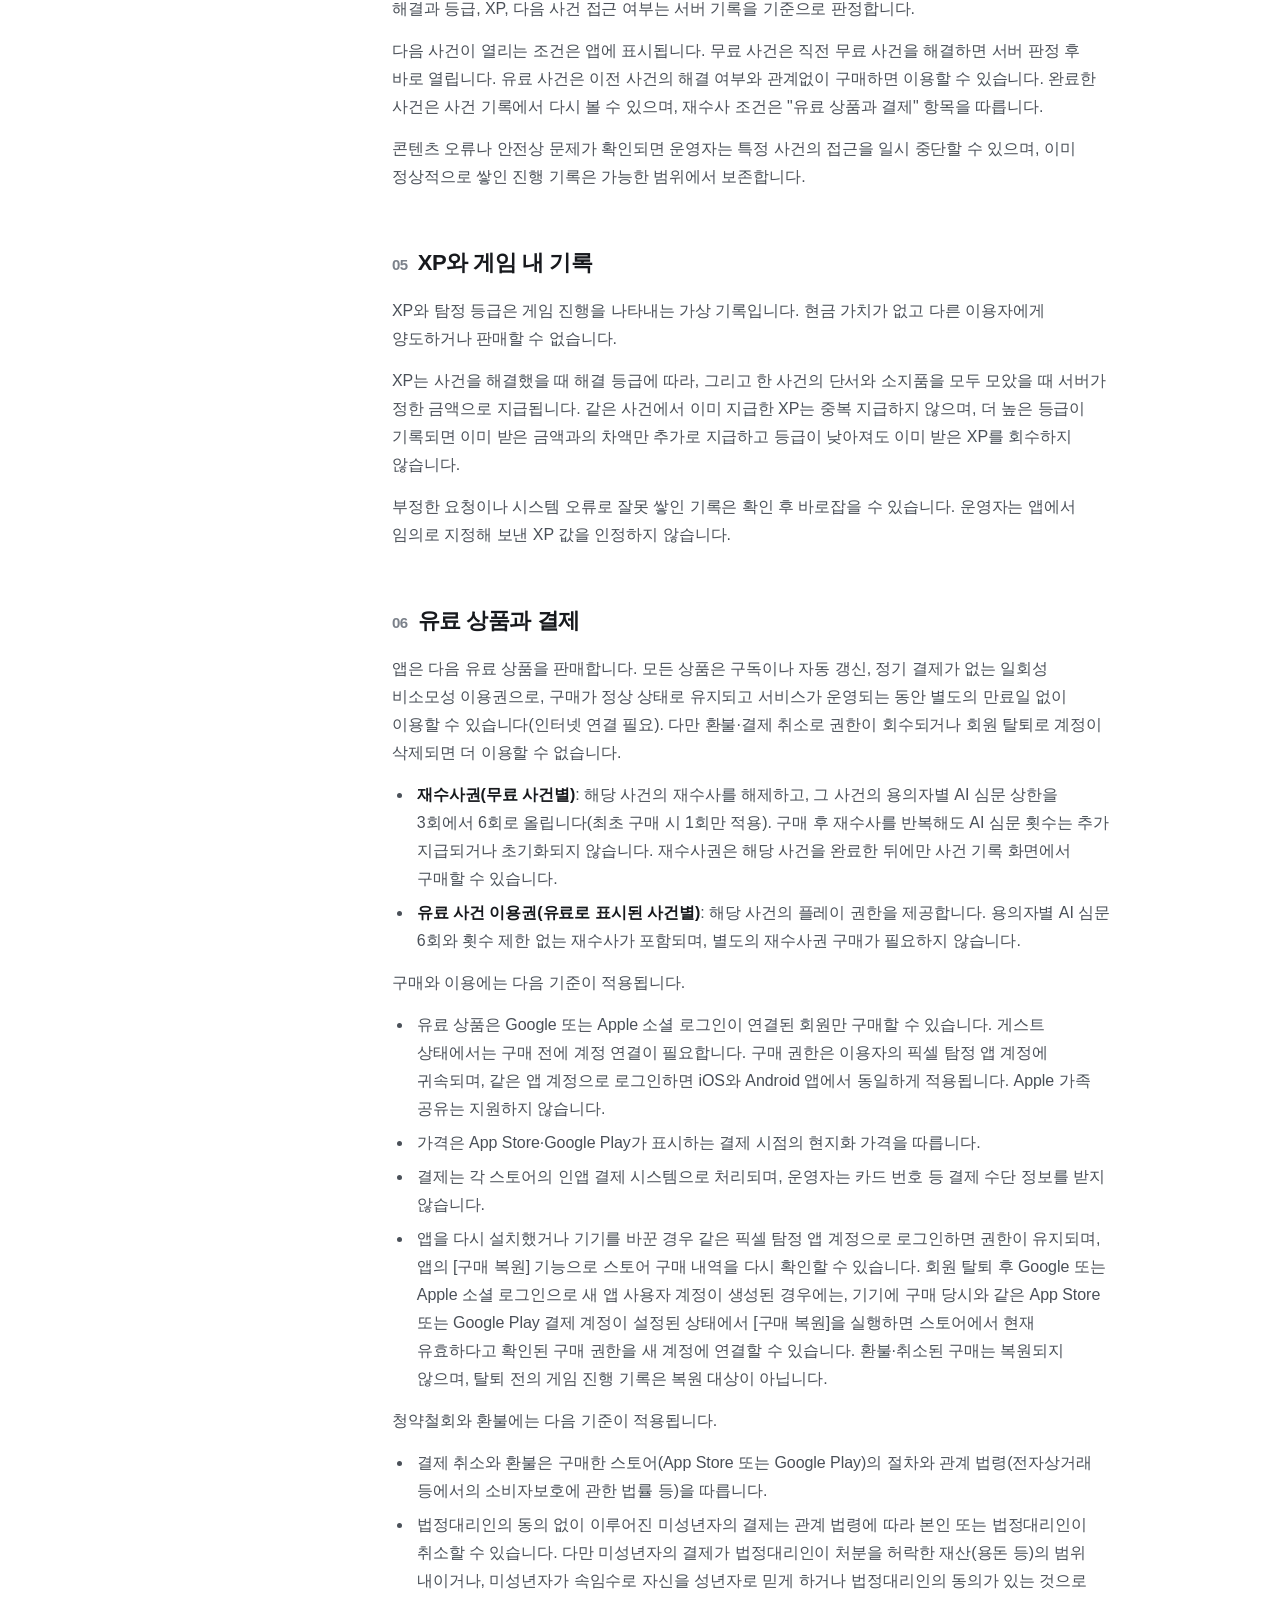
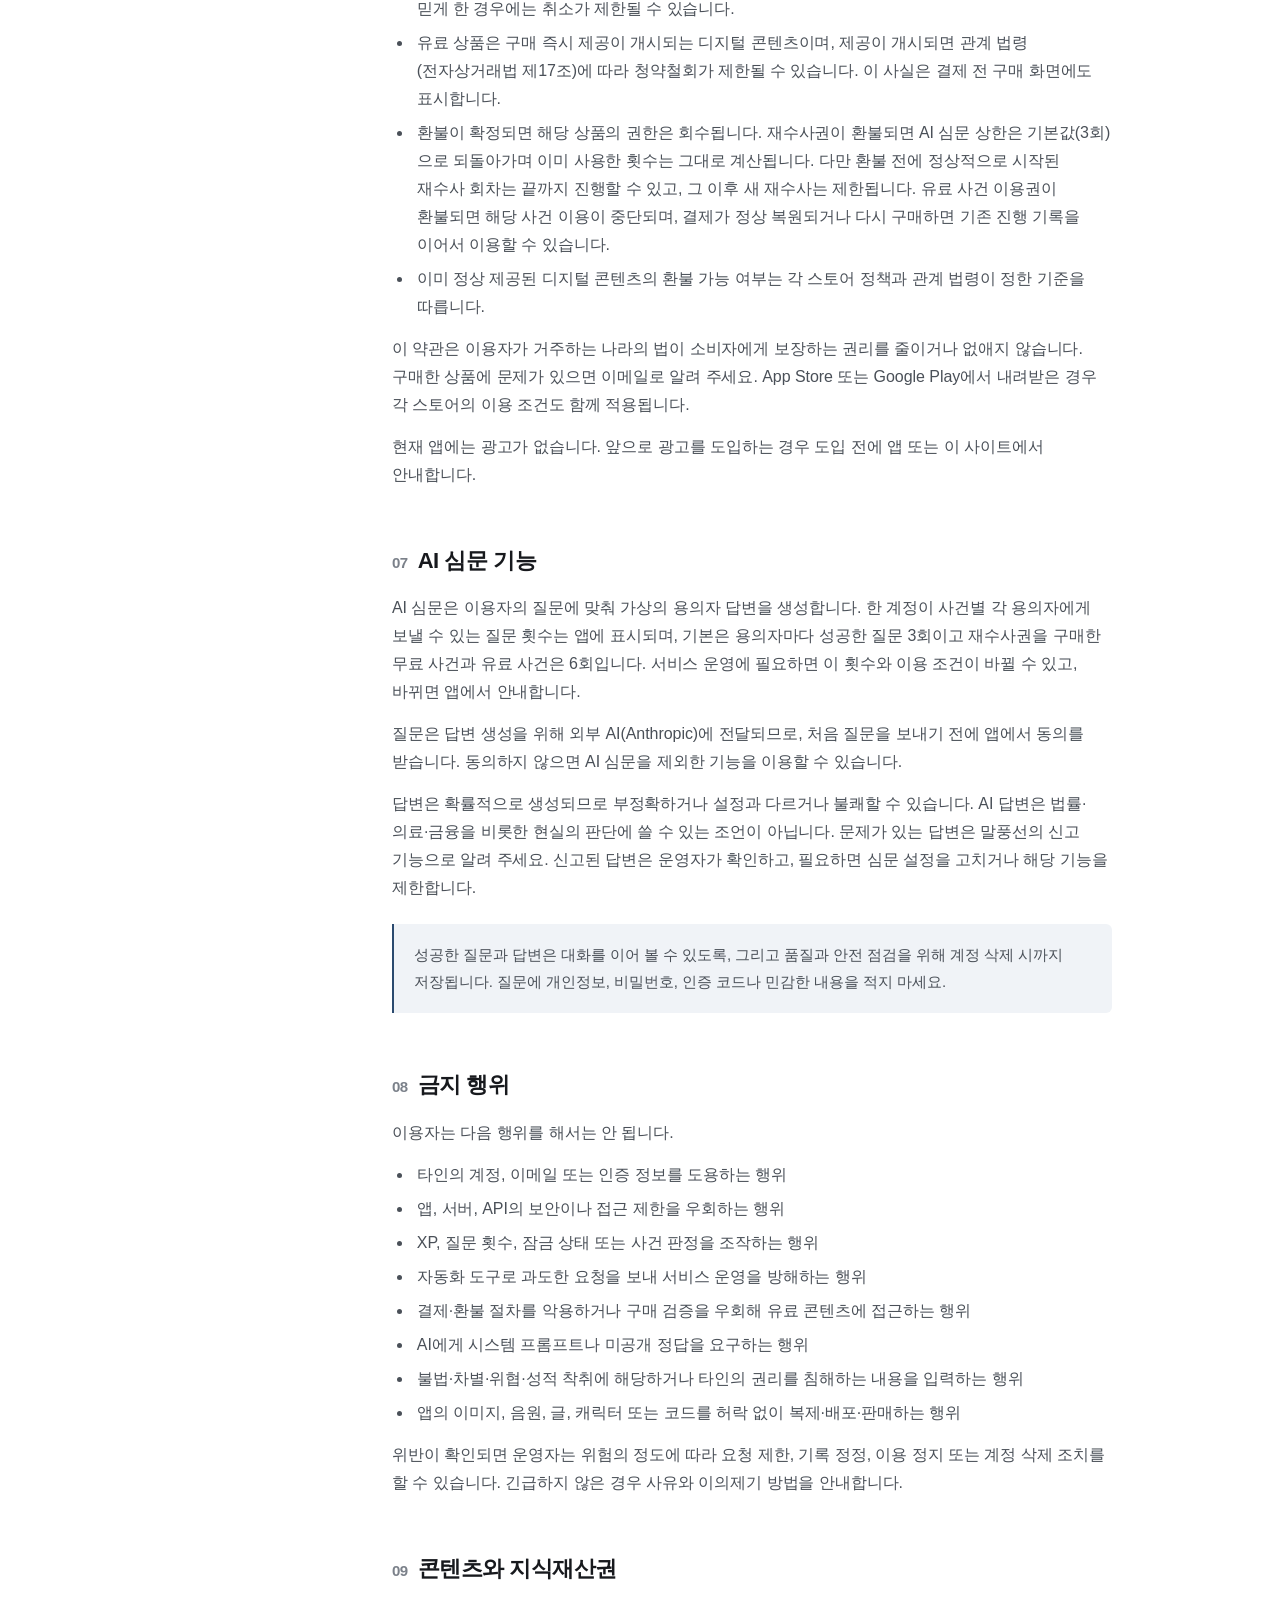
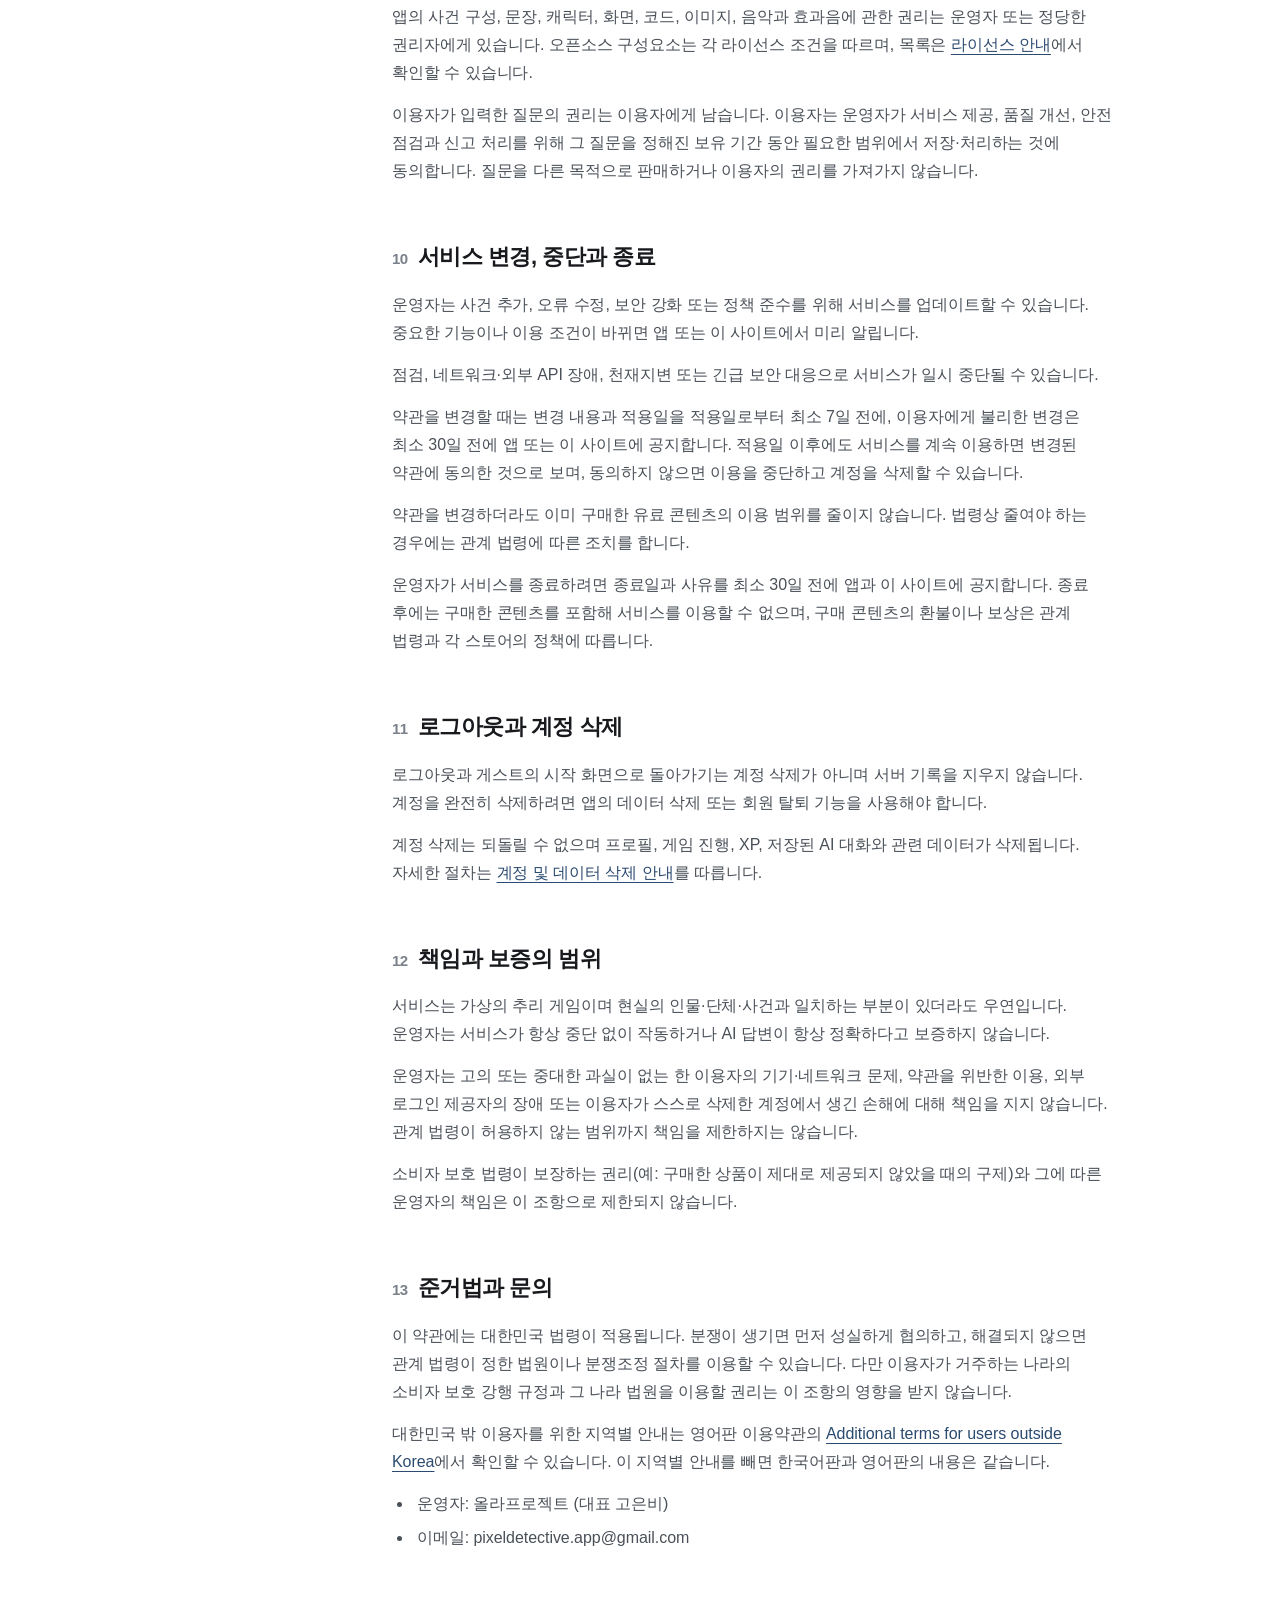
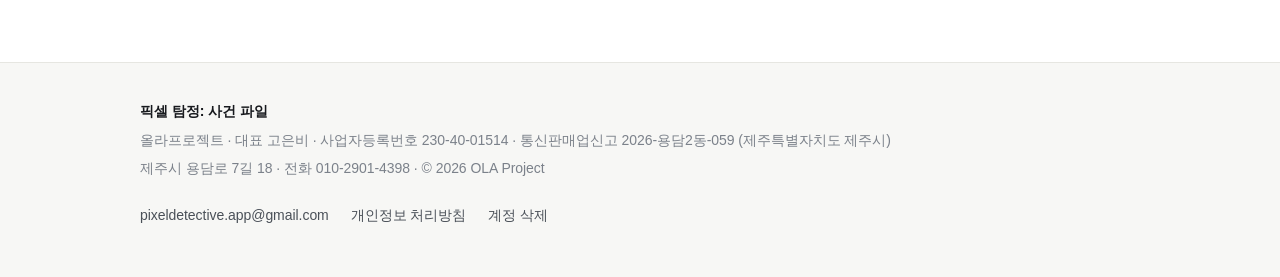
<file: terms/index.html>
<!DOCTYPE html><html lang="ko"><head><meta charSet="utf-8"/><meta name="viewport" content="width=device-width, initial-scale=1"/><link rel="stylesheet" href="../assets/index-BiB4XyvL.css" data-rsc-css-href="../assets/index-BiB4XyvL.css" data-precedence="vite-rsc/importer-resources"/><title>이용약관 | 픽셀 탐정</title><meta name="description" content="픽셀 탐정: 사건 파일의 계정, 게임 진행, AI 심문 및 서비스 이용 기준입니다."/><meta name="application-name" content="픽셀 탐정: 사건 파일"/><meta property="og:title" content="픽셀 탐정 | 법률 및 지원"/><meta property="og:description" content="픽셀 탐정: 사건 파일의 개인정보 처리방침, 이용약관, 고객지원, 계정 삭제 및 라이선스 안내입니다."/><meta property="og:type" content="website"/><meta property="og:locale" content="ko_KR"/><meta property="og:image" content="https://kebsz0410-afk.github.io/pixel-detective-legal/og.png"/><meta property="og:image:width" content="1200"/><meta property="og:image:height" content="630"/><meta property="og:image:alt" content="픽셀 탐정 법률 및 지원"/><meta name="twitter:card" content="summary_large_image"/><meta name="twitter:title" content="픽셀 탐정 | 법률 및 지원"/><meta name="twitter:description" content="픽셀 탐정: 사건 파일의 개인정보 처리방침, 이용약관, 고객지원, 계정 삭제 및 라이선스 안내입니다."/><meta name="twitter:image" content="https://kebsz0410-afk.github.io/pixel-detective-legal/og.png"/>
</head><body><a class="skip-link" href="#main-content" lang="ko">본문으로 바로가기</a><header class="site-header" lang="ko"><div class="header-inner"><div class="brand-row"><a href="../" class="brand" aria-label="픽셀 탐정 법률 및 지원 홈"><strong>픽셀 탐정</strong><span>법률 및 지원</span></a><nav class="lang-switch" aria-label="언어 선택"><a href="../terms/" hrefLang="ko" lang="ko" aria-current="page">한국어</a><span aria-hidden="true">|</span><a href="../en/terms/" hrefLang="en" lang="en">English</a></nav></div><nav class="main-nav" aria-label="주요 메뉴"><a href="../privacy/">개인정보 처리방침</a><a href="../terms/">이용약관</a><a href="../support/">고객지원</a><a href="../account-deletion/">계정 삭제</a><a href="../licenses/">라이선스</a></nav></div></header><main id="main-content" lang="ko"><header class="document-hero"><h1>서비스 이용약관</h1><p class="document-summary">계정과 사건 진행, AI 심문을 이용할 때 지켜야 할 기준과 서로의 책임 범위입니다.</p><dl class="document-meta"><div><dt>운영자</dt><dd>올라프로젝트 (대표 고은비)</dd></div><div><dt>시행일</dt><dd>2026년 8월 3일</dd></div><div><dt>최종 개정일</dt><dd>2026년 10월 21일</dd></div><div><dt>문의</dt><dd><a href="mailto:pixeldetective.app@gmail.com">pixeldetective.app@gmail.com</a></dd></div></dl></header><div class="document-layout"><nav class="toc" aria-label="문서 목차"><p>목차</p><ol><li><a href="#purpose">목적과 적용</a></li><li><a href="#eligibility">이용 자격</a></li><li><a href="#accounts">계정, 로그인과 연동</a></li><li><a href="#service">게임 서비스와 사건 접근</a></li><li><a href="#xp">XP와 게임 내 기록</a></li><li><a href="#paid-and-ads">유료 상품과 결제</a></li><li><a href="#ai">AI 심문 기능</a></li><li><a href="#conduct">금지 행위</a></li><li><a href="#intellectual-property">콘텐츠와 지식재산권</a></li><li><a href="#changes-and-availability">서비스 변경, 중단과 종료</a></li><li><a href="#termination">로그아웃과 계정 삭제</a></li><li><a href="#disclaimer">책임과 보증의 범위</a></li><li><a href="#law-and-contact">준거법과 문의</a></li></ol></nav><article class="legal-document"><div class="notice-box"><p>이번 개정(<!-- -->2026년 10월 21일<!-- -->부터 적용): AI 심문 동의, 법이 요구하는 지역의 연령 확인, 서비스 종료 안내, 이미 구매한 콘텐츠 보호, 거주 국가의 소비자 권리 안내를 추가했습니다. 그 전까지는 <a href="../terms/2026-09-15/">2026년 9월 15일<!-- --> 개정본</a>이 적용됩니다.</p></div><section id="purpose"><h2><b aria-hidden="true">01</b>목적과 적용</h2><p>이 약관은 올라프로젝트(대표 고은비)가 운영하는 픽셀 탐정: 사건 파일의 이용 조건과 운영자·이용자의 권리와 책임을 정합니다. 앱을 설치하고 계정을 만들거나 서비스를 이용하면 이 약관과 개인정보 처리방침이 적용됩니다.</p><p>서비스는 iOS와 Android 휴대폰에서 이용할 수 있습니다. 제공되는 사건의 수와 기능은 앱 업데이트에 따라 달라질 수 있습니다.</p></section><section id="eligibility"><h2><b aria-hidden="true">02</b>이용 자격</h2><p>서비스는 만 14세 이상을 이용 대상으로 합니다. 이용자는 타인의 계정이나 인증 정보를 허락 없이 사용할 수 없습니다.</p><p>법이 요구하는 지역(예: 미국 텍사스주)에서는 앱스토어가 알려 주는 나이대로 이용 연령을 확인하며, 이용 연령에 미치지 못하는 것으로 확인되면 이용을 제한합니다.</p><p>앱에는 선정적이지 않은 수준의 살인 사건, 사망, 밀수와 중독에 관한 서술과 AI 대화가 포함됩니다. 스토어의 연령 등급과 콘텐츠 안내를 확인한 뒤 이용해 주세요.</p></section><section id="accounts"><h2><b aria-hidden="true">03</b>계정, 로그인과 연동</h2><p>게스트, Google, Apple 로그인 중 원하는 방법을 선택할 수 있습니다.</p><ul><li>게스트 계정도 서버에 고유 계정으로 만들어지며 수사 기록과 질문 횟수가 저장됩니다.</li><li>아직 픽셀 탐정 기록이 없는 소셜 계정에 연동하면 기존 게스트 기록을 그대로 이어서 사용합니다.</li><li>이미 다른 기록이 연결된 소셜 계정이면 연동되지 않고 안내가 표시되며, 현재 사용 중인 기록은 그대로 유지됩니다. 서로 다른 계정의 기록을 자동으로 합치거나 한쪽으로 전환하는 기능은 제공하지 않습니다.</li><li>소셜 연동 전에 앱을 삭제하거나 기기 데이터를 초기화하면 게스트 계정에 다시 접근하지 못할 수 있습니다.</li></ul><p>이용자는 기기와 로그인 수단을 안전하게 관리해야 하며, 계정 도용이 의심되면 운영자에게 알려야 합니다.</p></section><section id="service"><h2><b aria-hidden="true">04</b>게임 서비스와 사건 접근</h2><p>이용자는 현장을 조사하고 단서와 소지품을 모으며 용의자를 심문한 뒤 추리를 제출합니다. 사건 해결과 등급, XP, 다음 사건 접근 여부는 서버 기록을 기준으로 판정합니다.</p><p>다음 사건이 열리는 조건은 앱에 표시됩니다. 무료 사건은 직전 무료 사건을 해결하면 서버 판정 후 바로 열립니다. 유료 사건은 이전 사건의 해결 여부와 관계없이 구매하면 이용할 수 있습니다. 완료한 사건은 사건 기록에서 다시 볼 수 있으며, 재수사 조건은 &quot;유료 상품과 결제&quot; 항목을 따릅니다.</p><p>콘텐츠 오류나 안전상 문제가 확인되면 운영자는 특정 사건의 접근을 일시 중단할 수 있으며, 이미 정상적으로 쌓인 진행 기록은 가능한 범위에서 보존합니다.</p></section><section id="xp"><h2><b aria-hidden="true">05</b>XP와 게임 내 기록</h2><p>XP와 탐정 등급은 게임 진행을 나타내는 가상 기록입니다. 현금 가치가 없고 다른 이용자에게 양도하거나 판매할 수 없습니다.</p><p>XP는 사건을 해결했을 때 해결 등급에 따라, 그리고 한 사건의 단서와 소지품을 모두 모았을 때 서버가 정한 금액으로 지급됩니다. 같은 사건에서 이미 지급한 XP는 중복 지급하지 않으며, 더 높은 등급이 기록되면 이미 받은 금액과의 차액만 추가로 지급하고 등급이 낮아져도 이미 받은 XP를 회수하지 않습니다.</p><p>부정한 요청이나 시스템 오류로 잘못 쌓인 기록은 확인 후 바로잡을 수 있습니다. 운영자는 앱에서 임의로 지정해 보낸 XP 값을 인정하지 않습니다.</p></section><section id="paid-and-ads"><h2><b aria-hidden="true">06</b>유료 상품과 결제</h2><p>앱은 다음 유료 상품을 판매합니다. 모든 상품은 구독이나 자동 갱신, 정기 결제가 없는 일회성 비소모성 이용권으로, 구매가 정상 상태로 유지되고 서비스가 운영되는 동안 별도의 만료일 없이 이용할 수 있습니다(인터넷 연결 필요). 다만 환불·결제 취소로 권한이 회수되거나 회원 탈퇴로 계정이 삭제되면 더 이용할 수 없습니다.</p><ul><li><strong>재수사권(무료 사건별)</strong>: 해당 사건의 재수사를 해제하고, 그 사건의 용의자별 AI 심문 상한을 3회에서 6회로 올립니다(최초 구매 시 1회만 적용). 구매 후 재수사를 반복해도 AI 심문 횟수는 추가 지급되거나 초기화되지 않습니다. 재수사권은 해당 사건을 완료한 뒤에만 사건 기록 화면에서 구매할 수 있습니다.</li><li><strong>유료 사건 이용권(유료로 표시된 사건별)</strong>: 해당 사건의 플레이 권한을 제공합니다. 용의자별 AI 심문 6회와 횟수 제한 없는 재수사가 포함되며, 별도의 재수사권 구매가 필요하지 않습니다.</li></ul><p>구매와 이용에는 다음 기준이 적용됩니다.</p><ul><li>유료 상품은 Google 또는 Apple 소셜 로그인이 연결된 회원만 구매할 수 있습니다. 게스트 상태에서는 구매 전에 계정 연결이 필요합니다. 구매 권한은 이용자의 픽셀 탐정 앱 계정에 귀속되며, 같은 앱 계정으로 로그인하면 iOS와 Android 앱에서 동일하게 적용됩니다. Apple 가족 공유는 지원하지 않습니다.</li><li>가격은 App Store·Google Play가 표시하는 결제 시점의 현지화 가격을 따릅니다.</li><li>결제는 각 스토어의 인앱 결제 시스템으로 처리되며, 운영자는 카드 번호 등 결제 수단 정보를 받지 않습니다.</li><li>앱을 다시 설치했거나 기기를 바꾼 경우 같은 픽셀 탐정 앱 계정으로 로그인하면 권한이 유지되며, 앱의 [구매 복원] 기능으로 스토어 구매 내역을 다시 확인할 수 있습니다. 회원 탈퇴 후 Google 또는 Apple 소셜 로그인으로 새 앱 사용자 계정이 생성된 경우에는, 기기에 구매 당시와 같은 App Store 또는 Google Play 결제 계정이 설정된 상태에서 [구매 복원]을 실행하면 스토어에서 현재 유효하다고 확인된 구매 권한을 새 계정에 연결할 수 있습니다. 환불·취소된 구매는 복원되지 않으며, 탈퇴 전의 게임 진행 기록은 복원 대상이 아닙니다.</li></ul><p>청약철회와 환불에는 다음 기준이 적용됩니다.</p><ul><li>결제 취소와 환불은 구매한 스토어(App Store 또는 Google Play)의 절차와 관계 법령(전자상거래 등에서의 소비자보호에 관한 법률 등)을 따릅니다.</li><li>법정대리인의 동의 없이 이루어진 미성년자의 결제는 관계 법령에 따라 본인 또는 법정대리인이 취소할 수 있습니다. 다만 미성년자의 결제가 법정대리인이 처분을 허락한 재산(용돈 등)의 범위 내이거나, 미성년자가 속임수로 자신을 성년자로 믿게 하거나 법정대리인의 동의가 있는 것으로 믿게 한 경우에는 취소가 제한될 수 있습니다.</li><li>유료 상품은 구매 즉시 제공이 개시되는 디지털 콘텐츠이며, 제공이 개시되면 관계 법령(전자상거래법 제17조)에 따라 청약철회가 제한될 수 있습니다. 이 사실은 결제 전 구매 화면에도 표시합니다.</li><li>환불이 확정되면 해당 상품의 권한은 회수됩니다. 재수사권이 환불되면 AI 심문 상한은 기본값(3회)으로 되돌아가며 이미 사용한 횟수는 그대로 계산됩니다. 다만 환불 전에 정상적으로 시작된 재수사 회차는 끝까지 진행할 수 있고, 그 이후 새 재수사는 제한됩니다. 유료 사건 이용권이 환불되면 해당 사건 이용이 중단되며, 결제가 정상 복원되거나 다시 구매하면 기존 진행 기록을 이어서 이용할 수 있습니다.</li><li>이미 정상 제공된 디지털 콘텐츠의 환불 가능 여부는 각 스토어 정책과 관계 법령이 정한 기준을 따릅니다.</li></ul><p>이 약관은 이용자가 거주하는 나라의 법이 소비자에게 보장하는 권리를 줄이거나 없애지 않습니다. 구매한 상품에 문제가 있으면 이메일로 알려 주세요. App Store 또는 Google Play에서 내려받은 경우 각 스토어의 이용 조건도 함께 적용됩니다.</p><p>현재 앱에는 광고가 없습니다. 앞으로 광고를 도입하는 경우 도입 전에 앱 또는 이 사이트에서 안내합니다.</p></section><section id="ai"><h2><b aria-hidden="true">07</b>AI 심문 기능</h2><p>AI 심문은 이용자의 질문에 맞춰 가상의 용의자 답변을 생성합니다. 한 계정이 사건별 각 용의자에게 보낼 수 있는 질문 횟수는 앱에 표시되며, 기본은 용의자마다 성공한 질문 3회이고 재수사권을 구매한 무료 사건과 유료 사건은 6회입니다. 서비스 운영에 필요하면 이 횟수와 이용 조건이 바뀔 수 있고, 바뀌면 앱에서 안내합니다.</p><p>질문은 답변 생성을 위해 외부 AI(Anthropic)에 전달되므로, 처음 질문을 보내기 전에 앱에서 동의를 받습니다. 동의하지 않으면 AI 심문을 제외한 기능을 이용할 수 있습니다.</p><p>답변은 확률적으로 생성되므로 부정확하거나 설정과 다르거나 불쾌할 수 있습니다. AI 답변은 법률·의료·금융을 비롯한 현실의 판단에 쓸 수 있는 조언이 아닙니다. 문제가 있는 답변은 말풍선의 신고 기능으로 알려 주세요. 신고된 답변은 운영자가 확인하고, 필요하면 심문 설정을 고치거나 해당 기능을 제한합니다.</p><div class="info-callout"><p>성공한 질문과 답변은 대화를 이어 볼 수 있도록, 그리고 품질과 안전 점검을 위해 계정 삭제 시까지 저장됩니다. 질문에 개인정보, 비밀번호, 인증 코드나 민감한 내용을 적지 마세요.</p></div></section><section id="conduct"><h2><b aria-hidden="true">08</b>금지 행위</h2><p>이용자는 다음 행위를 해서는 안 됩니다.</p><ul><li>타인의 계정, 이메일 또는 인증 정보를 도용하는 행위</li><li>앱, 서버, API의 보안이나 접근 제한을 우회하는 행위</li><li>XP, 질문 횟수, 잠금 상태 또는 사건 판정을 조작하는 행위</li><li>자동화 도구로 과도한 요청을 보내 서비스 운영을 방해하는 행위</li><li>결제·환불 절차를 악용하거나 구매 검증을 우회해 유료 콘텐츠에 접근하는 행위</li><li>AI에게 시스템 프롬프트나 미공개 정답을 요구하는 행위</li><li>불법·차별·위협·성적 착취에 해당하거나 타인의 권리를 침해하는 내용을 입력하는 행위</li><li>앱의 이미지, 음원, 글, 캐릭터 또는 코드를 허락 없이 복제·배포·판매하는 행위</li></ul><p>위반이 확인되면 운영자는 위험의 정도에 따라 요청 제한, 기록 정정, 이용 정지 또는 계정 삭제 조치를 할 수 있습니다. 긴급하지 않은 경우 사유와 이의제기 방법을 안내합니다.</p></section><section id="intellectual-property"><h2><b aria-hidden="true">09</b>콘텐츠와 지식재산권</h2><p>앱의 사건 구성, 문장, 캐릭터, 화면, 코드, 이미지, 음악과 효과음에 관한 권리는 운영자 또는 정당한 권리자에게 있습니다. 오픈소스 구성요소는 각 라이선스 조건을 따르며, 목록은<!-- --> <a href="../licenses/">라이선스 안내</a>에서 확인할 수 있습니다.</p><p>이용자가 입력한 질문의 권리는 이용자에게 남습니다. 이용자는 운영자가 서비스 제공, 품질 개선, 안전 점검과 신고 처리를 위해 그 질문을 정해진 보유 기간 동안 필요한 범위에서 저장·처리하는 것에 동의합니다. 질문을 다른 목적으로 판매하거나 이용자의 권리를 가져가지 않습니다.</p></section><section id="changes-and-availability"><h2><b aria-hidden="true">10</b>서비스 변경, 중단과 종료</h2><p>운영자는 사건 추가, 오류 수정, 보안 강화 또는 정책 준수를 위해 서비스를 업데이트할 수 있습니다. 중요한 기능이나 이용 조건이 바뀌면 앱 또는 이 사이트에서 미리 알립니다.</p><p>점검, 네트워크·외부 API 장애, 천재지변 또는 긴급 보안 대응으로 서비스가 일시 중단될 수 있습니다.</p><p>약관을 변경할 때는 변경 내용과 적용일을 적용일로부터 최소 7일 전에, 이용자에게 불리한 변경은 최소 30일 전에 앱 또는 이 사이트에 공지합니다. 적용일 이후에도 서비스를 계속 이용하면 변경된 약관에 동의한 것으로 보며, 동의하지 않으면 이용을 중단하고 계정을 삭제할 수 있습니다.</p><p>약관을 변경하더라도 이미 구매한 유료 콘텐츠의 이용 범위를 줄이지 않습니다. 법령상 줄여야 하는 경우에는 관계 법령에 따른 조치를 합니다.</p><p>운영자가 서비스를 종료하려면 종료일과 사유를 최소 30일 전에 앱과 이 사이트에 공지합니다. 종료 후에는 구매한 콘텐츠를 포함해 서비스를 이용할 수 없으며, 구매 콘텐츠의 환불이나 보상은 관계 법령과 각 스토어의 정책에 따릅니다.</p></section><section id="termination"><h2><b aria-hidden="true">11</b>로그아웃과 계정 삭제</h2><p>로그아웃과 게스트의 시작 화면으로 돌아가기는 계정 삭제가 아니며 서버 기록을 지우지 않습니다. 계정을 완전히 삭제하려면 앱의 데이터 삭제 또는 회원 탈퇴 기능을 사용해야 합니다.</p><p>계정 삭제는 되돌릴 수 없으며 프로필, 게임 진행, XP, 저장된 AI 대화와 관련 데이터가 삭제됩니다. 자세한 절차는 <a href="../account-deletion/">계정 및 데이터 삭제 안내</a>를 따릅니다.</p></section><section id="disclaimer"><h2><b aria-hidden="true">12</b>책임과 보증의 범위</h2><p>서비스는 가상의 추리 게임이며 현실의 인물·단체·사건과 일치하는 부분이 있더라도 우연입니다. 운영자는 서비스가 항상 중단 없이 작동하거나 AI 답변이 항상 정확하다고 보증하지 않습니다.</p><p>운영자는 고의 또는 중대한 과실이 없는 한 이용자의 기기·네트워크 문제, 약관을 위반한 이용, 외부 로그인 제공자의 장애 또는 이용자가 스스로 삭제한 계정에서 생긴 손해에 대해 책임을 지지 않습니다. 관계 법령이 허용하지 않는 범위까지 책임을 제한하지는 않습니다.</p><p>소비자 보호 법령이 보장하는 권리(예: 구매한 상품이 제대로 제공되지 않았을 때의 구제)와 그에 따른 운영자의 책임은 이 조항으로 제한되지 않습니다.</p></section><section id="law-and-contact"><h2><b aria-hidden="true">13</b>준거법과 문의</h2><p>이 약관에는 대한민국 법령이 적용됩니다. 분쟁이 생기면 먼저 성실하게 협의하고, 해결되지 않으면 관계 법령이 정한 법원이나 분쟁조정 절차를 이용할 수 있습니다. 다만 이용자가 거주하는 나라의 소비자 보호 강행 규정과 그 나라 법원을 이용할 권리는 이 조항의 영향을 받지 않습니다.</p><p>대한민국 밖 이용자를 위한 지역별 안내는 영어판 이용약관의<!-- --> <a href="../en/terms/#regional">Additional terms for users outside Korea</a>에서 확인할 수 있습니다. 이 지역별 안내를 빼면 한국어판과 영어판의 내용은 같습니다.</p><ul><li>운영자: 올라프로젝트 (대표 고은비)</li><li>이메일: pixeldetective.app@gmail.com</li></ul></section></article></div></main><footer class="site-footer" lang="ko"><div class="footer-inner"><div><strong>픽셀 탐정: 사건 파일</strong><p>올라프로젝트 · 대표 고은비 · 사업자등록번호 230-40-01514 · 통신판매업신고 2026-용담2동-059 (제주특별자치도 제주시)</p><p>제주시 용담로 7길 18 · 전화 010-2901-4398 · © 2026 OLA Project</p></div><div class="footer-links" aria-label="하단 메뉴"><a href="mailto:pixeldetective.app@gmail.com">pixeldetective.app@gmail.com</a><a href="../privacy/">개인정보 처리방침</a><a href="../account-deletion/">계정 삭제</a></div></div></footer></body></html>
</file>
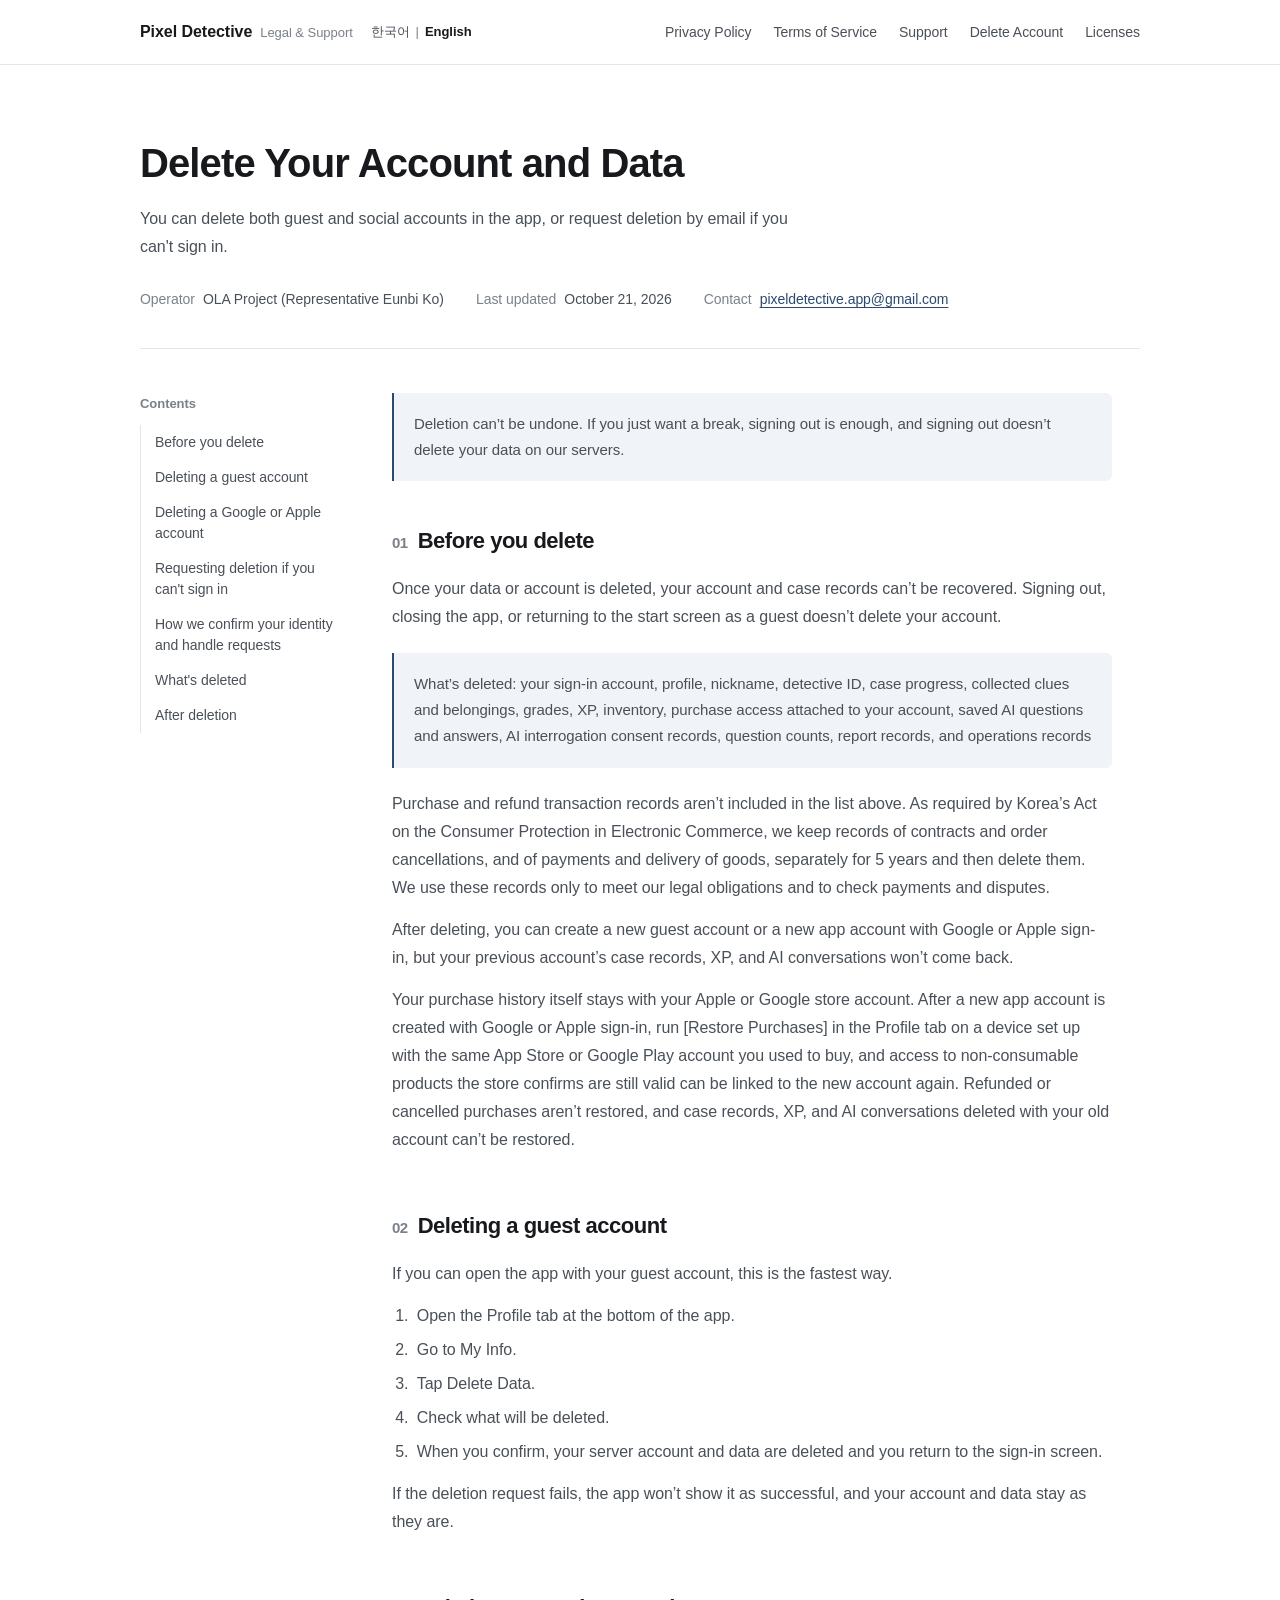
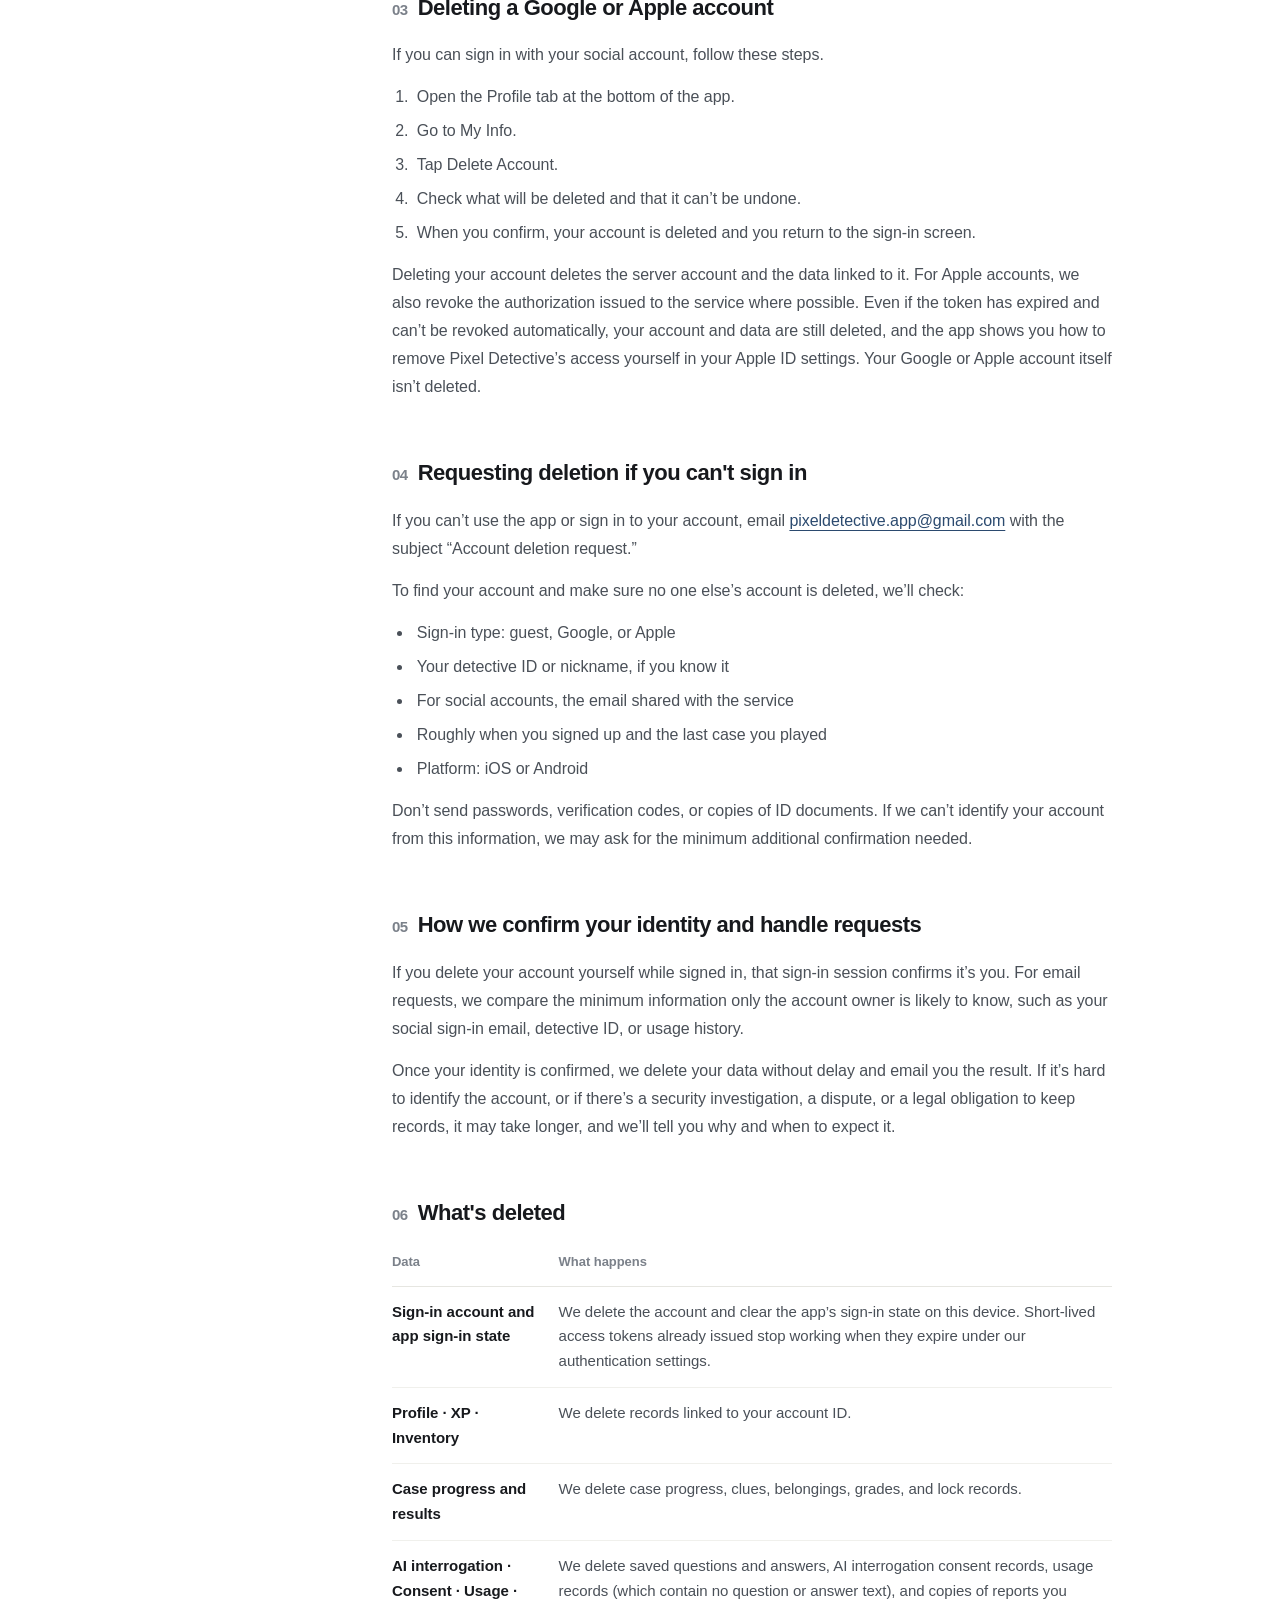
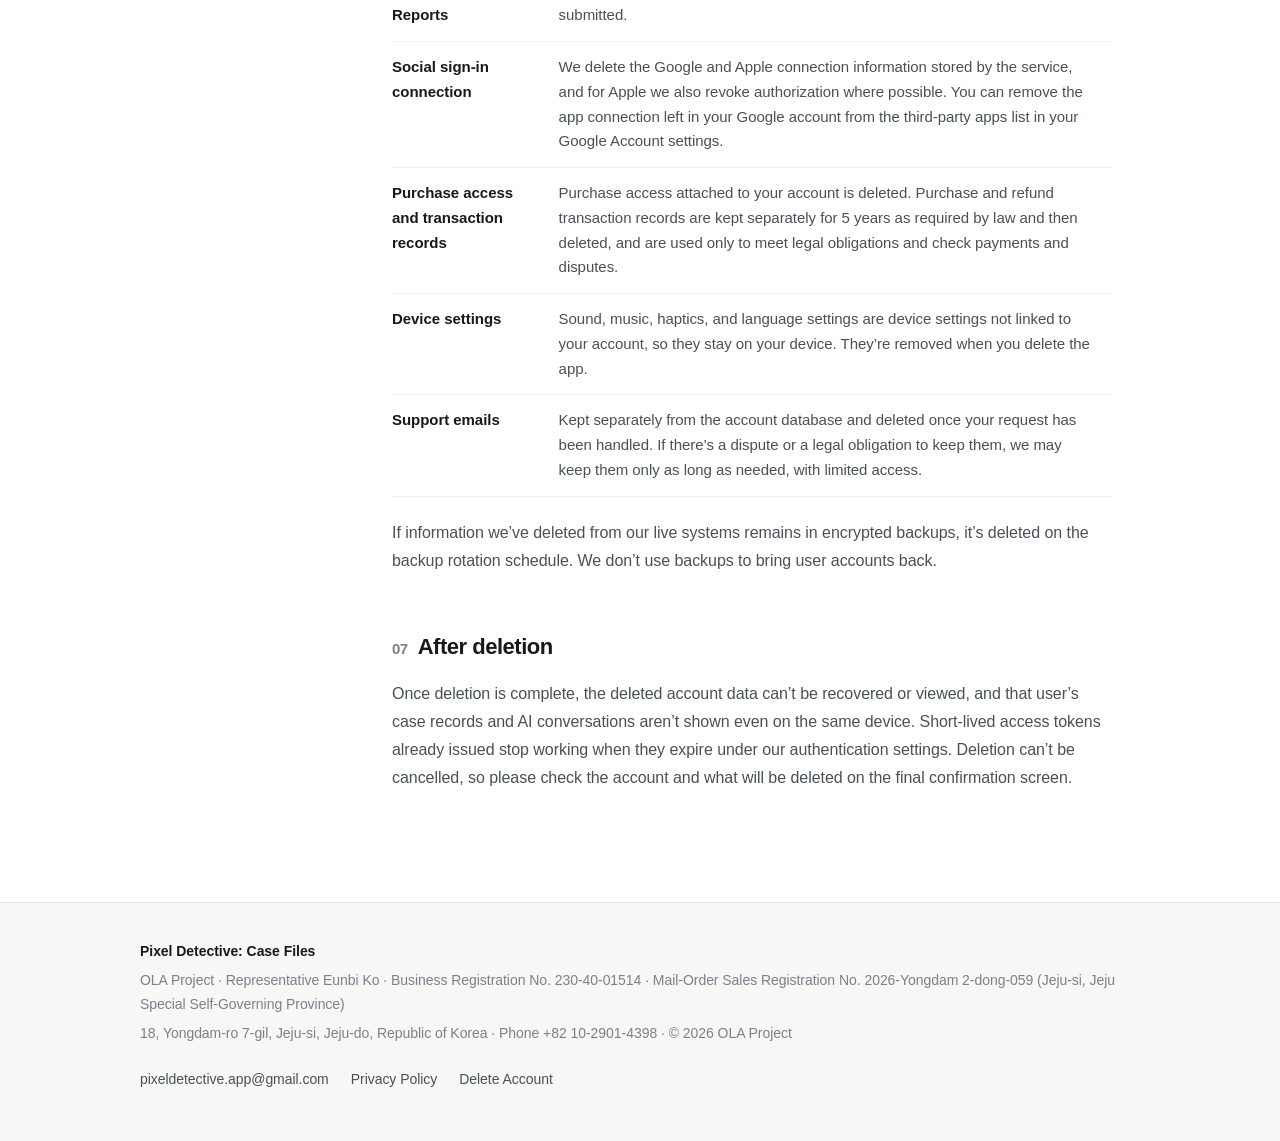
<file: en/account-deletion/index.html>
<!DOCTYPE html><html lang="ko"><head><meta charSet="utf-8"/><meta name="viewport" content="width=device-width, initial-scale=1"/><link rel="stylesheet" href="../../assets/index-BiB4XyvL.css" data-rsc-css-href="../../assets/index-BiB4XyvL.css" data-precedence="vite-rsc/importer-resources"/><title>Delete Your Account and Data | Pixel Detective</title><meta name="description" content="How to delete a Pixel Detective guest or social account in the app, or request deletion if you can&#x27;t sign in."/><meta name="application-name" content="픽셀 탐정: 사건 파일"/><meta property="og:title" content="Delete Your Account and Data | Pixel Detective"/><meta property="og:description" content="How to delete a Pixel Detective guest or social account in the app, or request deletion if you can&#x27;t sign in."/><meta property="og:locale" content="en_US"/><meta name="twitter:card" content="summary_large_image"/><meta name="twitter:title" content="픽셀 탐정 | 법률 및 지원"/><meta name="twitter:description" content="픽셀 탐정: 사건 파일의 개인정보 처리방침, 이용약관, 고객지원, 계정 삭제 및 라이선스 안내입니다."/><meta name="twitter:image" content="https://kebsz0410-afk.github.io/pixel-detective-legal/og.png"/>
</head><body><a class="skip-link" href="#main-content" lang="en">Skip to main content</a><header class="site-header" lang="en"><div class="header-inner"><div class="brand-row"><a href="../../en/" class="brand" aria-label="Pixel Detective legal and support home"><strong>Pixel Detective</strong><span>Legal &amp; Support</span></a><nav class="lang-switch" aria-label="Language"><a href="../../account-deletion/" hrefLang="ko" lang="ko">한국어</a><span aria-hidden="true">|</span><a href="../../en/account-deletion/" hrefLang="en" lang="en" aria-current="page">English</a></nav></div><nav class="main-nav" aria-label="Main menu"><a href="../../en/privacy/">Privacy Policy</a><a href="../../en/terms/">Terms of Service</a><a href="../../en/support/">Support</a><a href="../../en/account-deletion/">Delete Account</a><a href="../../en/licenses/">Licenses</a></nav></div></header><main id="main-content" lang="en"><header class="document-hero"><h1>Delete Your Account and Data</h1><p class="document-summary">You can delete both guest and social accounts in the app, or request deletion by email if you can&#x27;t sign in.</p><dl class="document-meta"><div><dt>Operator</dt><dd>OLA Project (Representative Eunbi Ko)</dd></div><div><dt>Last updated</dt><dd>October 21, 2026</dd></div><div><dt>Contact</dt><dd><a href="mailto:pixeldetective.app@gmail.com">pixeldetective.app@gmail.com</a></dd></div></dl></header><div class="document-layout"><nav class="toc" aria-label="Table of contents"><p>Contents</p><ol><li><a href="#before-delete">Before you delete</a></li><li><a href="#guest-path">Deleting a guest account</a></li><li><a href="#social-path">Deleting a Google or Apple account</a></li><li><a href="#email-request">Requesting deletion if you can&#x27;t sign in</a></li><li><a href="#verification">How we confirm your identity and handle requests</a></li><li><a href="#scope">What&#x27;s deleted</a></li><li><a href="#after-delete">After deletion</a></li></ol></nav><article class="legal-document"><div class="notice-box"><p>Deletion can’t be undone. If you just want a break, signing out is enough, and signing out doesn’t delete your data on our servers.</p></div><section id="before-delete"><h2><b aria-hidden="true">01</b>Before you delete</h2><p>Once your data or account is deleted, your account and case records can’t be recovered. Signing out, closing the app, or returning to the start screen as a guest doesn’t delete your account.</p><div class="info-callout"><p>What’s deleted: your sign-in account, profile, nickname, detective ID, case progress, collected clues and belongings, grades, XP, inventory, purchase access attached to your account, saved AI questions and answers, AI interrogation consent records, question counts, report records, and operations records</p></div><p>Purchase and refund transaction records aren’t included in the list above. As required by Korea’s Act on the Consumer Protection in Electronic Commerce, we keep records of contracts and order cancellations, and of payments and delivery of goods, separately for 5 years and then delete them. We use these records only to meet our legal obligations and to check payments and disputes.</p><p>After deleting, you can create a new guest account or a new app account with Google or Apple sign-in, but your previous account’s case records, XP, and AI conversations won’t come back.</p><p>Your purchase history itself stays with your Apple or Google store account. After a new app account is created with Google or Apple sign-in, run [Restore Purchases] in the Profile tab on a device set up with the same App Store or Google Play account you used to buy, and access to non-consumable products the store confirms are still valid can be linked to the new account again. Refunded or cancelled purchases aren’t restored, and case records, XP, and AI conversations deleted with your old account can’t be restored.</p></section><section id="guest-path"><h2><b aria-hidden="true">02</b>Deleting a guest account</h2><p>If you can open the app with your guest account, this is the fastest way.</p><ol><li>Open the Profile tab at the bottom of the app.</li><li>Go to My Info.</li><li>Tap Delete Data.</li><li>Check what will be deleted.</li><li>When you confirm, your server account and data are deleted and you return to the sign-in screen.</li></ol><p>If the deletion request fails, the app won’t show it as successful, and your account and data stay as they are.</p></section><section id="social-path"><h2><b aria-hidden="true">03</b>Deleting a Google or Apple account</h2><p>If you can sign in with your social account, follow these steps.</p><ol><li>Open the Profile tab at the bottom of the app.</li><li>Go to My Info.</li><li>Tap Delete Account.</li><li>Check what will be deleted and that it can’t be undone.</li><li>When you confirm, your account is deleted and you return to the sign-in screen.</li></ol><p>Deleting your account deletes the server account and the data linked to it. For Apple accounts, we also revoke the authorization issued to the service where possible. Even if the token has expired and can’t be revoked automatically, your account and data are still deleted, and the app shows you how to remove Pixel Detective’s access yourself in your Apple ID settings. Your Google or Apple account itself isn’t deleted.</p></section><section id="email-request"><h2><b aria-hidden="true">04</b>Requesting deletion if you can&#x27;t sign in</h2><p>If you can’t use the app or sign in to your account, email<!-- --> <a href="mailto:pixeldetective.app@gmail.com">pixeldetective.app@gmail.com</a> with the subject “Account deletion request.”</p><p>To find your account and make sure no one else’s account is deleted, we’ll check:</p><ul><li>Sign-in type: guest, Google, or Apple</li><li>Your detective ID or nickname, if you know it</li><li>For social accounts, the email shared with the service</li><li>Roughly when you signed up and the last case you played</li><li>Platform: iOS or Android</li></ul><p>Don’t send passwords, verification codes, or copies of ID documents. If we can’t identify your account from this information, we may ask for the minimum additional confirmation needed.</p></section><section id="verification"><h2><b aria-hidden="true">05</b>How we confirm your identity and handle requests</h2><p>If you delete your account yourself while signed in, that sign-in session confirms it’s you. For email requests, we compare the minimum information only the account owner is likely to know, such as your social sign-in email, detective ID, or usage history.</p><p>Once your identity is confirmed, we delete your data without delay and email you the result. If it’s hard to identify the account, or if there’s a security investigation, a dispute, or a legal obligation to keep records, it may take longer, and we’ll tell you why and when to expect it.</p></section><section id="scope"><h2><b aria-hidden="true">06</b>What&#x27;s deleted</h2><div class="table-wrap"><table class="legal-table"><thead><tr><th scope="col">Data</th><th scope="col">What happens</th></tr></thead><tbody><tr><td>Sign-in account and app sign-in state</td><td>We delete the account and clear the app’s sign-in state on this device. Short-lived access tokens already issued stop working when they expire under our authentication settings.</td></tr><tr><td>Profile · XP · Inventory</td><td>We delete records linked to your account ID.</td></tr><tr><td>Case progress and results</td><td>We delete case progress, clues, belongings, grades, and lock records.</td></tr><tr><td>AI interrogation · Consent · Usage · Reports</td><td>We delete saved questions and answers, AI interrogation consent records, usage records (which contain no question or answer text), and copies of reports you submitted.</td></tr><tr><td>Social sign-in connection</td><td>We delete the Google and Apple connection information stored by the service, and for Apple we also revoke authorization where possible. You can remove the app connection left in your Google account from the third-party apps list in your Google Account settings.</td></tr><tr><td>Purchase access and transaction records</td><td>Purchase access attached to your account is deleted. Purchase and refund transaction records are kept separately for 5 years as required by law and then deleted, and are used only to meet legal obligations and check payments and disputes.</td></tr><tr><td>Device settings</td><td>Sound, music, haptics, and language settings are device settings not linked to your account, so they stay on your device. They’re removed when you delete the app.</td></tr><tr><td>Support emails</td><td>Kept separately from the account database and deleted once your request has been handled. If there’s a dispute or a legal obligation to keep them, we may keep them only as long as needed, with limited access.</td></tr></tbody></table></div><p>If information we’ve deleted from our live systems remains in encrypted backups, it’s deleted on the backup rotation schedule. We don’t use backups to bring user accounts back.</p></section><section id="after-delete"><h2><b aria-hidden="true">07</b>After deletion</h2><p>Once deletion is complete, the deleted account data can’t be recovered or viewed, and that user’s case records and AI conversations aren’t shown even on the same device. Short-lived access tokens already issued stop working when they expire under our authentication settings. Deletion can’t be cancelled, so please check the account and what will be deleted on the final confirmation screen.</p></section></article></div></main><footer class="site-footer" lang="en"><div class="footer-inner"><div><strong>Pixel Detective: Case Files</strong><p>OLA Project · Representative Eunbi Ko · Business Registration No. 230-40-01514 · Mail-Order Sales Registration No. 2026-Yongdam 2-dong-059 (Jeju-si, Jeju Special Self-Governing Province)</p><p>18, Yongdam-ro 7-gil, Jeju-si, Jeju-do, Republic of Korea · Phone +82 10-2901-4398 · © 2026 OLA Project</p></div><div class="footer-links" aria-label="Footer menu"><a href="mailto:pixeldetective.app@gmail.com">pixeldetective.app@gmail.com</a><a href="../../en/privacy/">Privacy Policy</a><a href="../../en/account-deletion/">Delete Account</a></div></div></footer></body></html>
</file>
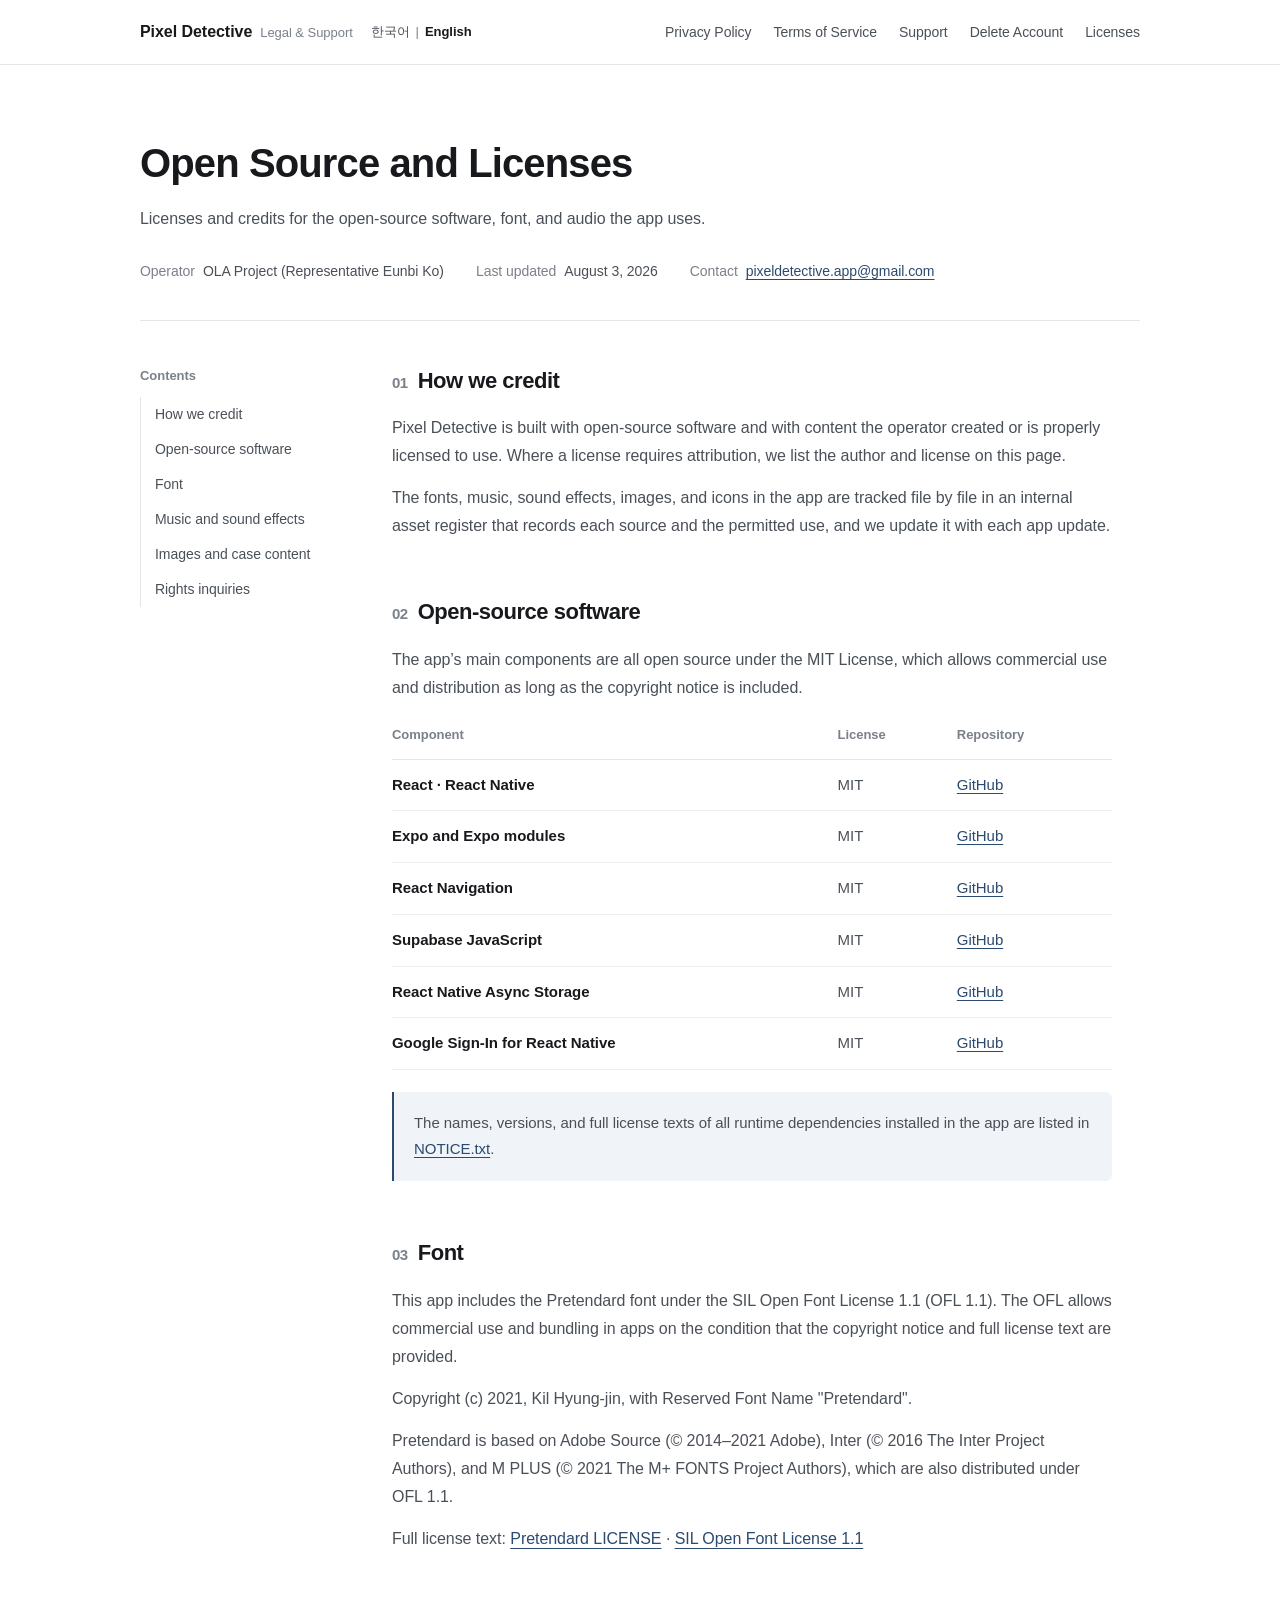
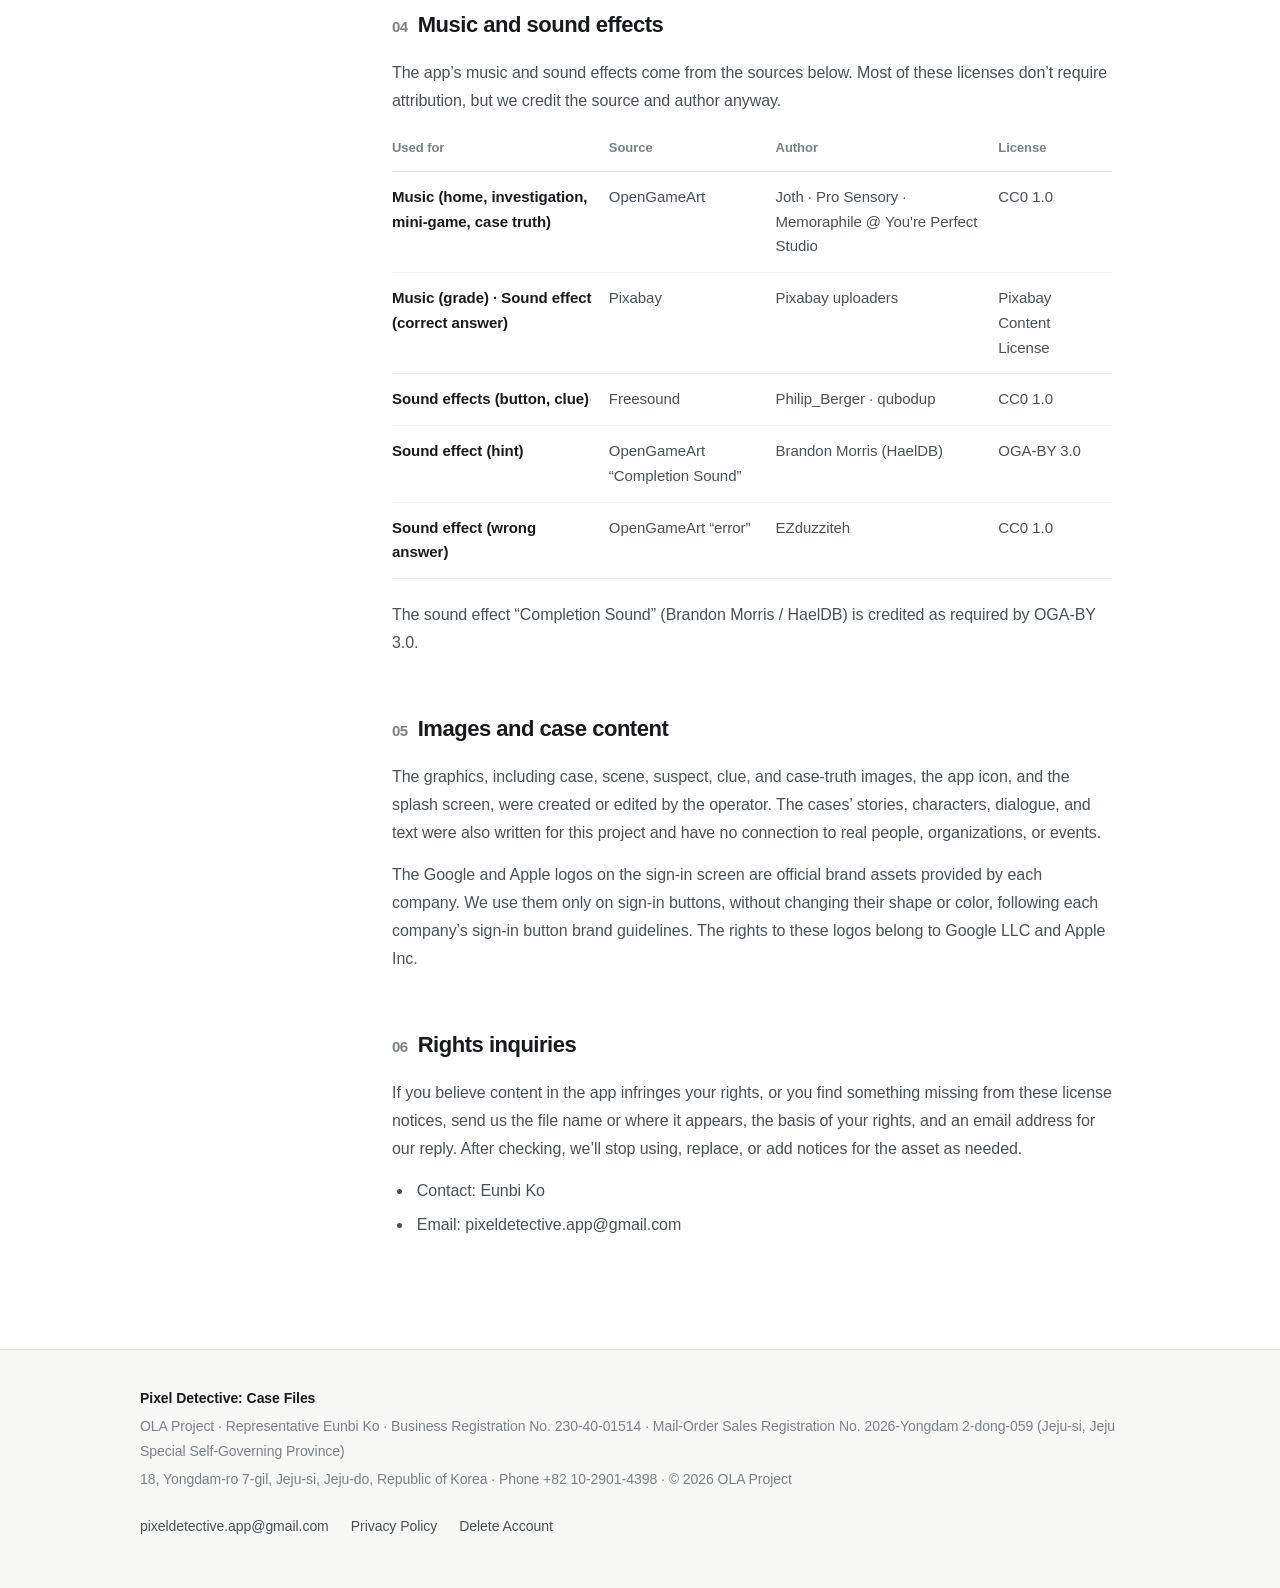
<file: en/licenses/index.html>
<!DOCTYPE html><html lang="ko"><head><meta charSet="utf-8"/><meta name="viewport" content="width=device-width, initial-scale=1"/><link rel="stylesheet" href="../../assets/index-BiB4XyvL.css" data-rsc-css-href="../../assets/index-BiB4XyvL.css" data-precedence="vite-rsc/importer-resources"/><title>Open Source and Licenses | Pixel Detective</title><meta name="description" content="Licenses and credits for the open-source software, font, and audio used in Pixel Detective."/><meta name="application-name" content="픽셀 탐정: 사건 파일"/><meta property="og:title" content="Open Source and Licenses | Pixel Detective"/><meta property="og:description" content="Licenses and credits for the open-source software, font, and audio used in Pixel Detective."/><meta property="og:locale" content="en_US"/><meta name="twitter:card" content="summary_large_image"/><meta name="twitter:title" content="픽셀 탐정 | 법률 및 지원"/><meta name="twitter:description" content="픽셀 탐정: 사건 파일의 개인정보 처리방침, 이용약관, 고객지원, 계정 삭제 및 라이선스 안내입니다."/><meta name="twitter:image" content="https://kebsz0410-afk.github.io/pixel-detective-legal/og.png"/>
</head><body><a class="skip-link" href="#main-content" lang="en">Skip to main content</a><header class="site-header" lang="en"><div class="header-inner"><div class="brand-row"><a href="../../en/" class="brand" aria-label="Pixel Detective legal and support home"><strong>Pixel Detective</strong><span>Legal &amp; Support</span></a><nav class="lang-switch" aria-label="Language"><a href="../../licenses/" hrefLang="ko" lang="ko">한국어</a><span aria-hidden="true">|</span><a href="../../en/licenses/" hrefLang="en" lang="en" aria-current="page">English</a></nav></div><nav class="main-nav" aria-label="Main menu"><a href="../../en/privacy/">Privacy Policy</a><a href="../../en/terms/">Terms of Service</a><a href="../../en/support/">Support</a><a href="../../en/account-deletion/">Delete Account</a><a href="../../en/licenses/">Licenses</a></nav></div></header><main id="main-content" lang="en"><header class="document-hero"><h1>Open Source and Licenses</h1><p class="document-summary">Licenses and credits for the open-source software, font, and audio the app uses.</p><dl class="document-meta"><div><dt>Operator</dt><dd>OLA Project (Representative Eunbi Ko)</dd></div><div><dt>Last updated</dt><dd>August 3, 2026</dd></div><div><dt>Contact</dt><dd><a href="mailto:pixeldetective.app@gmail.com">pixeldetective.app@gmail.com</a></dd></div></dl></header><div class="document-layout"><nav class="toc" aria-label="Table of contents"><p>Contents</p><ol><li><a href="#principles">How we credit</a></li><li><a href="#open-source">Open-source software</a></li><li><a href="#font">Font</a></li><li><a href="#audio">Music and sound effects</a></li><li><a href="#artwork">Images and case content</a></li><li><a href="#contact">Rights inquiries</a></li></ol></nav><article class="legal-document"><section id="principles"><h2><b aria-hidden="true">01</b>How we credit</h2><p>Pixel Detective is built with open-source software and with content the operator created or is properly licensed to use. Where a license requires attribution, we list the author and license on this page.</p><p>The fonts, music, sound effects, images, and icons in the app are tracked file by file in an internal asset register that records each source and the permitted use, and we update it with each app update.</p></section><section id="open-source"><h2><b aria-hidden="true">02</b>Open-source software</h2><p>The app’s main components are all open source under the MIT License, which allows commercial use and distribution as long as the copyright notice is included.</p><div class="table-wrap"><table class="legal-table"><thead><tr><th scope="col">Component</th><th scope="col">License</th><th scope="col">Repository</th></tr></thead><tbody><tr><td>React · React Native</td><td>MIT</td><td><a href="https://github.com/facebook/react-native" rel="noreferrer" target="_blank">GitHub</a></td></tr><tr><td>Expo and Expo modules</td><td>MIT</td><td><a href="https://github.com/expo/expo" rel="noreferrer" target="_blank">GitHub</a></td></tr><tr><td>React Navigation</td><td>MIT</td><td><a href="https://github.com/react-navigation/react-navigation" rel="noreferrer" target="_blank">GitHub</a></td></tr><tr><td>Supabase JavaScript</td><td>MIT</td><td><a href="https://github.com/supabase/supabase-js" rel="noreferrer" target="_blank">GitHub</a></td></tr><tr><td>React Native Async Storage</td><td>MIT</td><td><a href="https://github.com/react-native-async-storage/async-storage" rel="noreferrer" target="_blank">GitHub</a></td></tr><tr><td>Google Sign-In for React Native</td><td>MIT</td><td><a href="https://github.com/react-native-google-signin/google-signin" rel="noreferrer" target="_blank">GitHub</a></td></tr></tbody></table></div><div class="info-callout"><p>The names, versions, and full license texts of all runtime dependencies installed in the app are listed in <a href="../../NOTICE.txt">NOTICE.txt</a>.</p></div></section><section id="font"><h2><b aria-hidden="true">03</b>Font</h2><p>This app includes the Pretendard font under the SIL Open Font License 1.1 (OFL 1.1). The OFL allows commercial use and bundling in apps on the condition that the copyright notice and full license text are provided.</p><p>Copyright (c) 2021, Kil Hyung-jin, with Reserved Font Name &quot;Pretendard&quot;.</p><p>Pretendard is based on Adobe Source (© 2014–2021 Adobe), Inter (© 2016 The Inter Project Authors), and M PLUS (© 2021 The M+ FONTS Project Authors), which are also distributed under OFL 1.1.</p><p>Full license text:<!-- --> <a href="https://github.com/orioncactus/pretendard/blob/main/LICENSE" rel="noreferrer" target="_blank">Pretendard LICENSE</a> · <a href="https://openfontlicense.org/" rel="noreferrer" target="_blank">SIL Open Font License 1.1</a></p></section><section id="audio"><h2><b aria-hidden="true">04</b>Music and sound effects</h2><p>The app’s music and sound effects come from the sources below. Most of these licenses don’t require attribution, but we credit the source and author anyway.</p><div class="table-wrap"><table class="legal-table"><thead><tr><th scope="col">Used for</th><th scope="col">Source</th><th scope="col">Author</th><th scope="col">License</th></tr></thead><tbody><tr><td>Music (home, investigation, mini-game, case truth)</td><td>OpenGameArt</td><td>Joth · Pro Sensory · Memoraphile @ You&#x27;re Perfect Studio</td><td>CC0 1.0</td></tr><tr><td>Music (grade) · Sound effect (correct answer)</td><td>Pixabay</td><td>Pixabay uploaders</td><td>Pixabay Content License</td></tr><tr><td>Sound effects (button, clue)</td><td>Freesound</td><td>Philip_Berger · qubodup</td><td>CC0 1.0</td></tr><tr><td>Sound effect (hint)</td><td>OpenGameArt “Completion Sound”</td><td>Brandon Morris (HaelDB)</td><td>OGA-BY 3.0</td></tr><tr><td>Sound effect (wrong answer)</td><td>OpenGameArt “error”</td><td>EZduzziteh</td><td>CC0 1.0</td></tr></tbody></table></div><p>The sound effect “Completion Sound” (Brandon Morris / HaelDB) is credited as required by OGA-BY 3.0.</p></section><section id="artwork"><h2><b aria-hidden="true">05</b>Images and case content</h2><p>The graphics, including case, scene, suspect, clue, and case-truth images, the app icon, and the splash screen, were created or edited by the operator. The cases’ stories, characters, dialogue, and text were also written for this project and have no connection to real people, organizations, or events.</p><p>The Google and Apple logos on the sign-in screen are official brand assets provided by each company. We use them only on sign-in buttons, without changing their shape or color, following each company’s sign-in button brand guidelines. The rights to these logos belong to Google LLC and Apple Inc.</p></section><section id="contact"><h2><b aria-hidden="true">06</b>Rights inquiries</h2><p>If you believe content in the app infringes your rights, or you find something missing from these license notices, send us the file name or where it appears, the basis of your rights, and an email address for our reply. After checking, we’ll stop using, replace, or add notices for the asset as needed.</p><ul><li>Contact: Eunbi Ko</li><li>Email: pixeldetective.app@gmail.com</li></ul></section></article></div></main><footer class="site-footer" lang="en"><div class="footer-inner"><div><strong>Pixel Detective: Case Files</strong><p>OLA Project · Representative Eunbi Ko · Business Registration No. 230-40-01514 · Mail-Order Sales Registration No. 2026-Yongdam 2-dong-059 (Jeju-si, Jeju Special Self-Governing Province)</p><p>18, Yongdam-ro 7-gil, Jeju-si, Jeju-do, Republic of Korea · Phone +82 10-2901-4398 · © 2026 OLA Project</p></div><div class="footer-links" aria-label="Footer menu"><a href="mailto:pixeldetective.app@gmail.com">pixeldetective.app@gmail.com</a><a href="../../en/privacy/">Privacy Policy</a><a href="../../en/account-deletion/">Delete Account</a></div></div></footer></body></html>
</file>
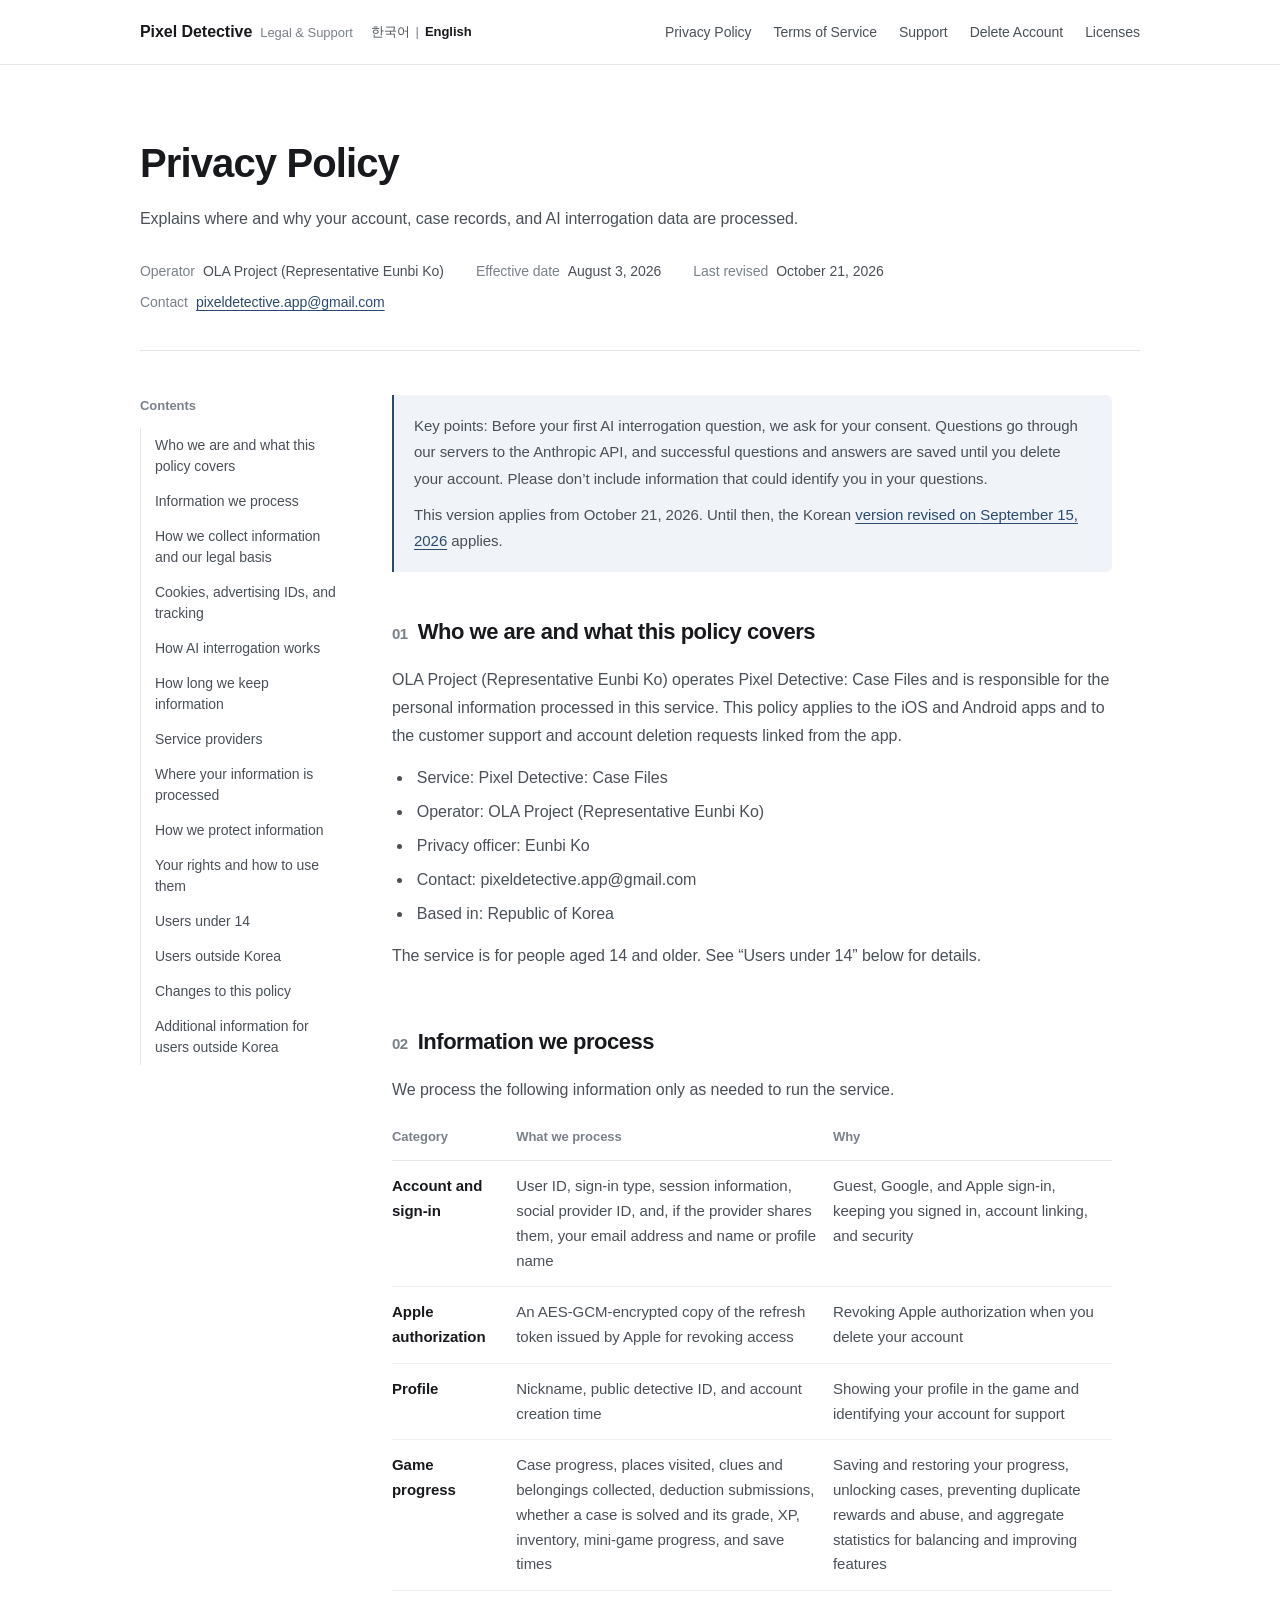
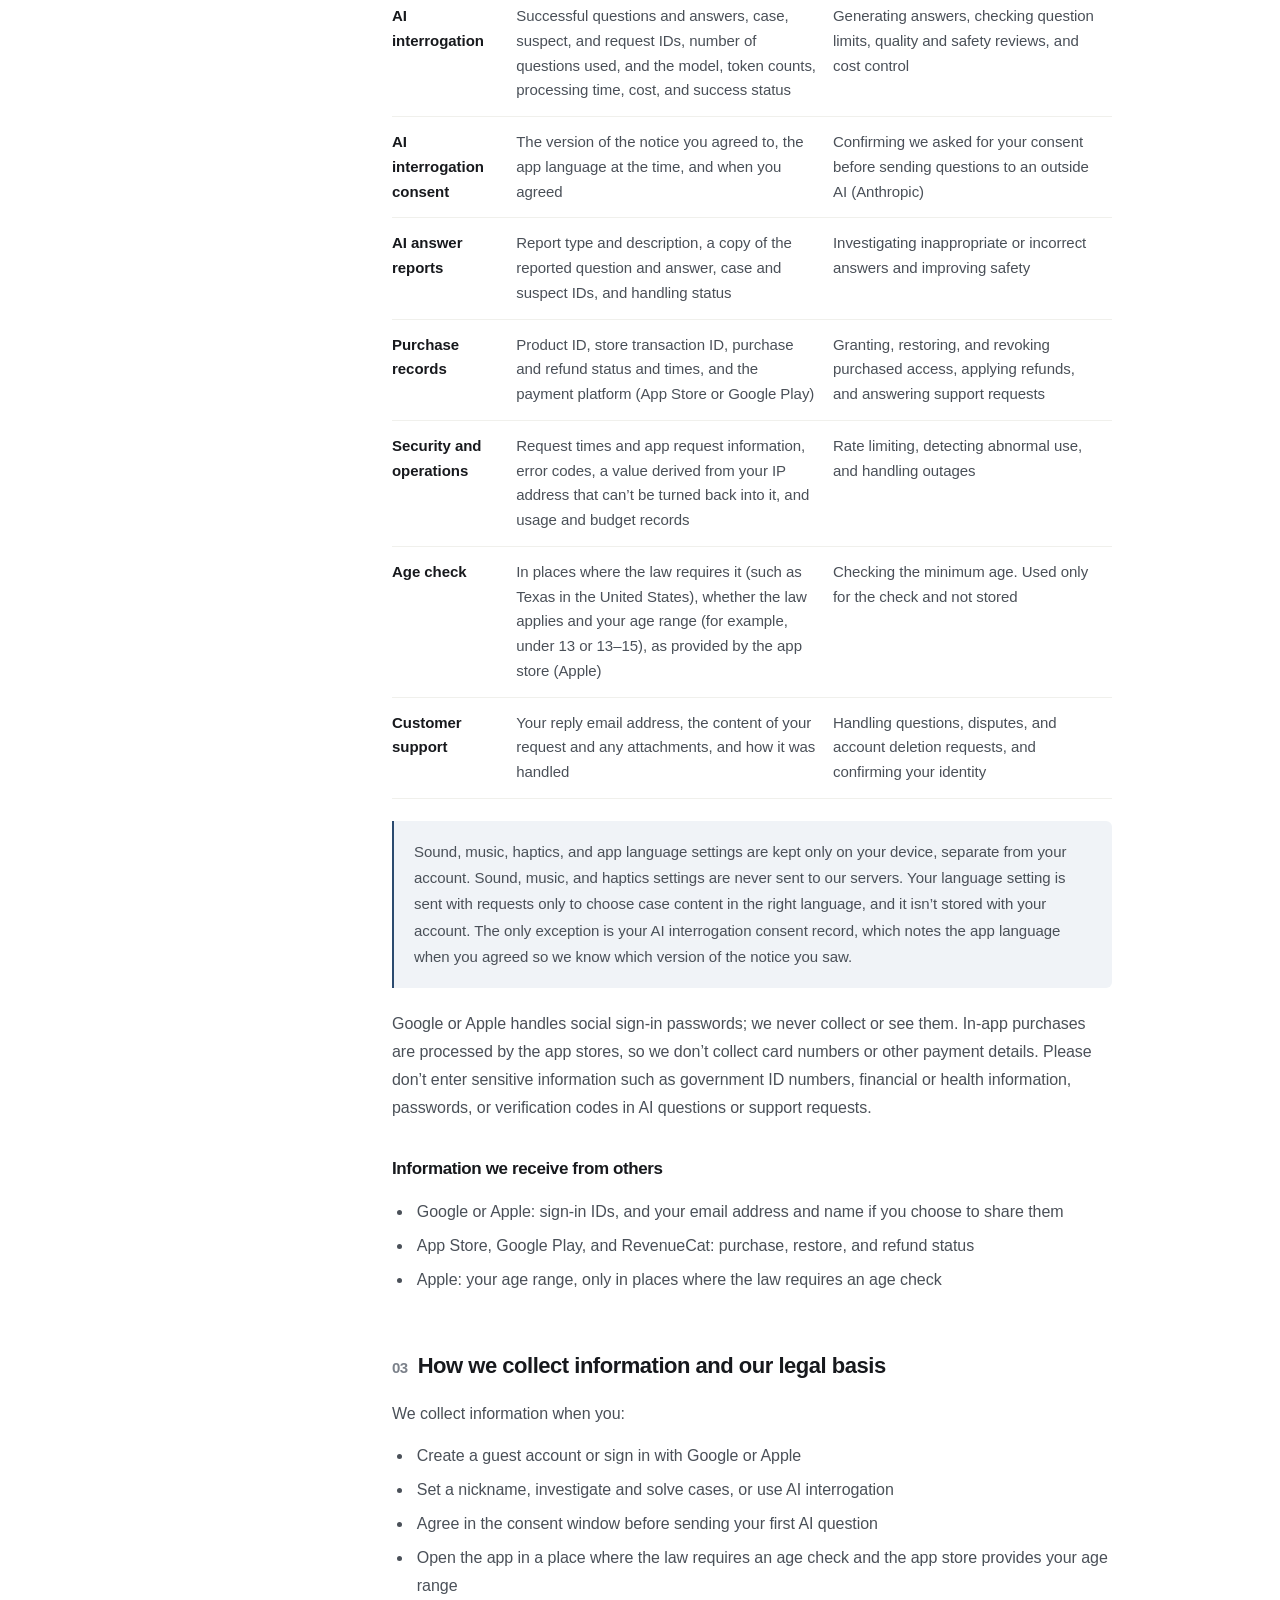
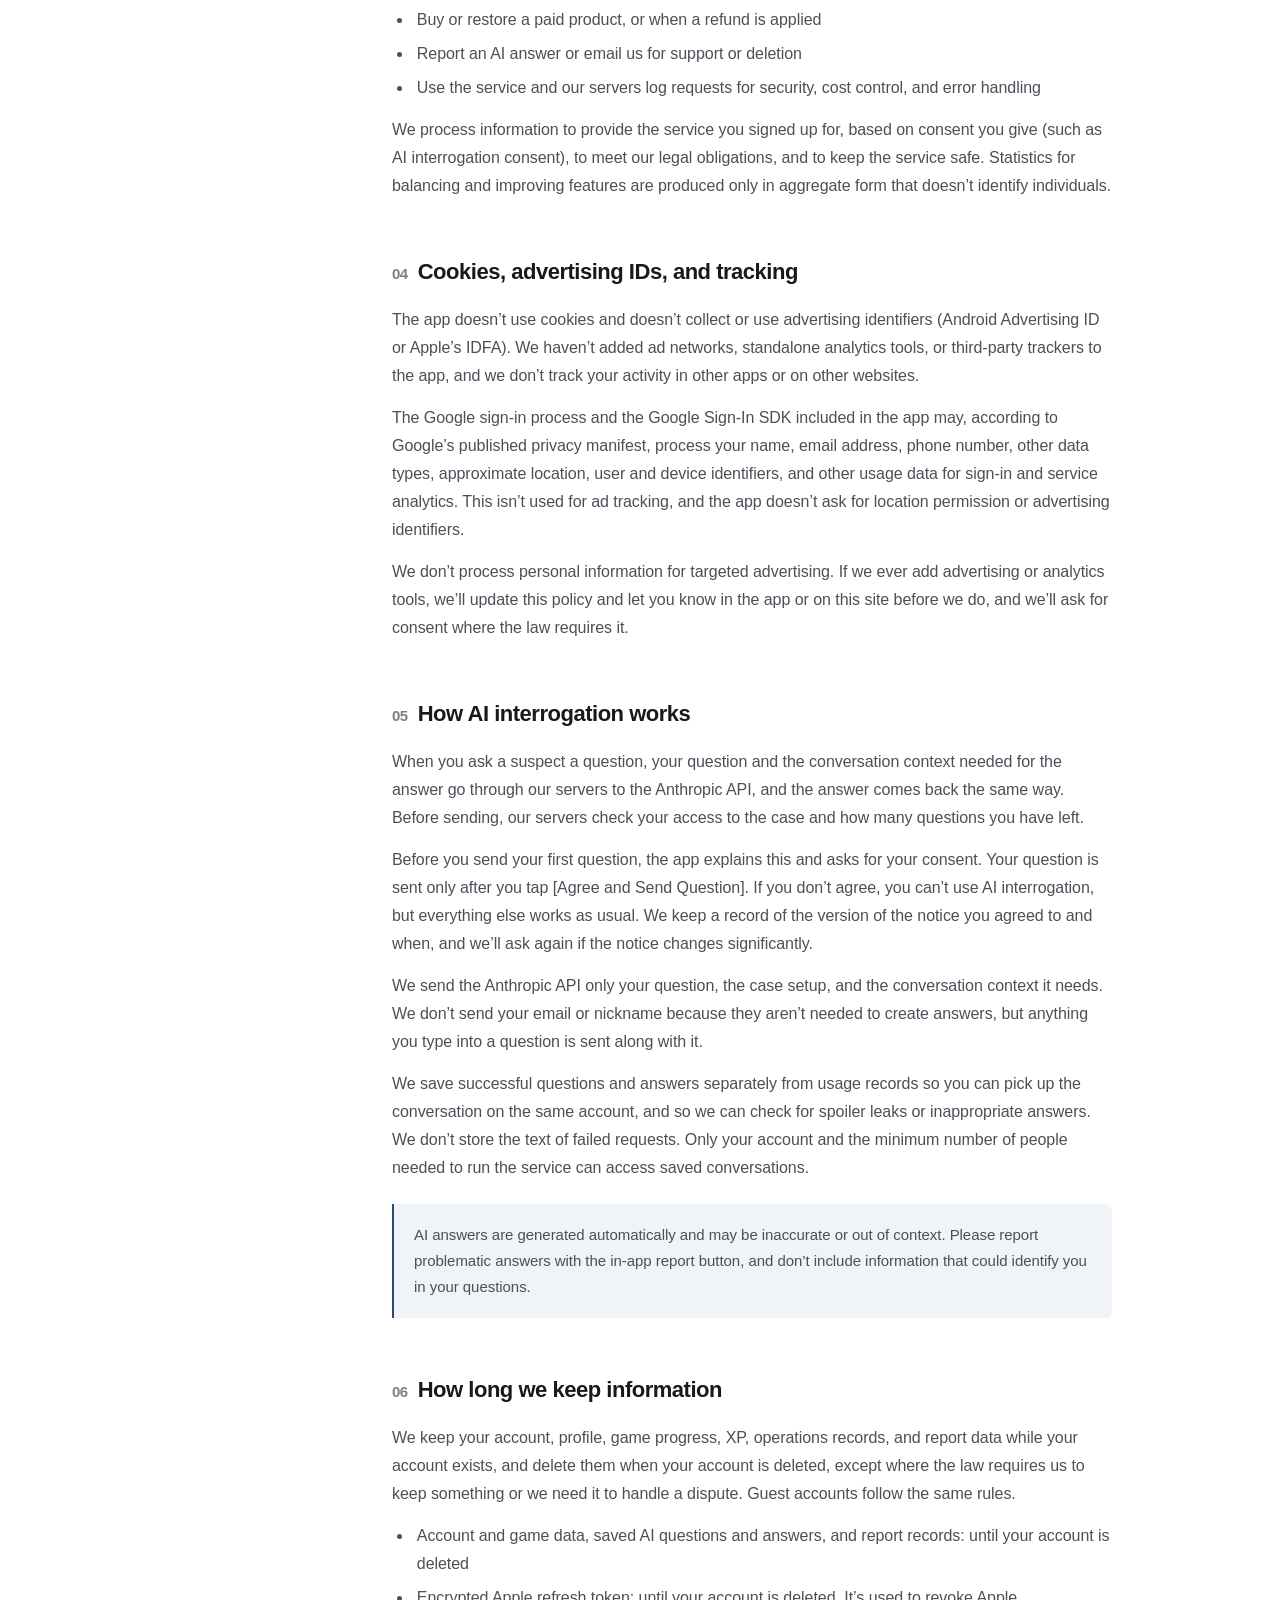
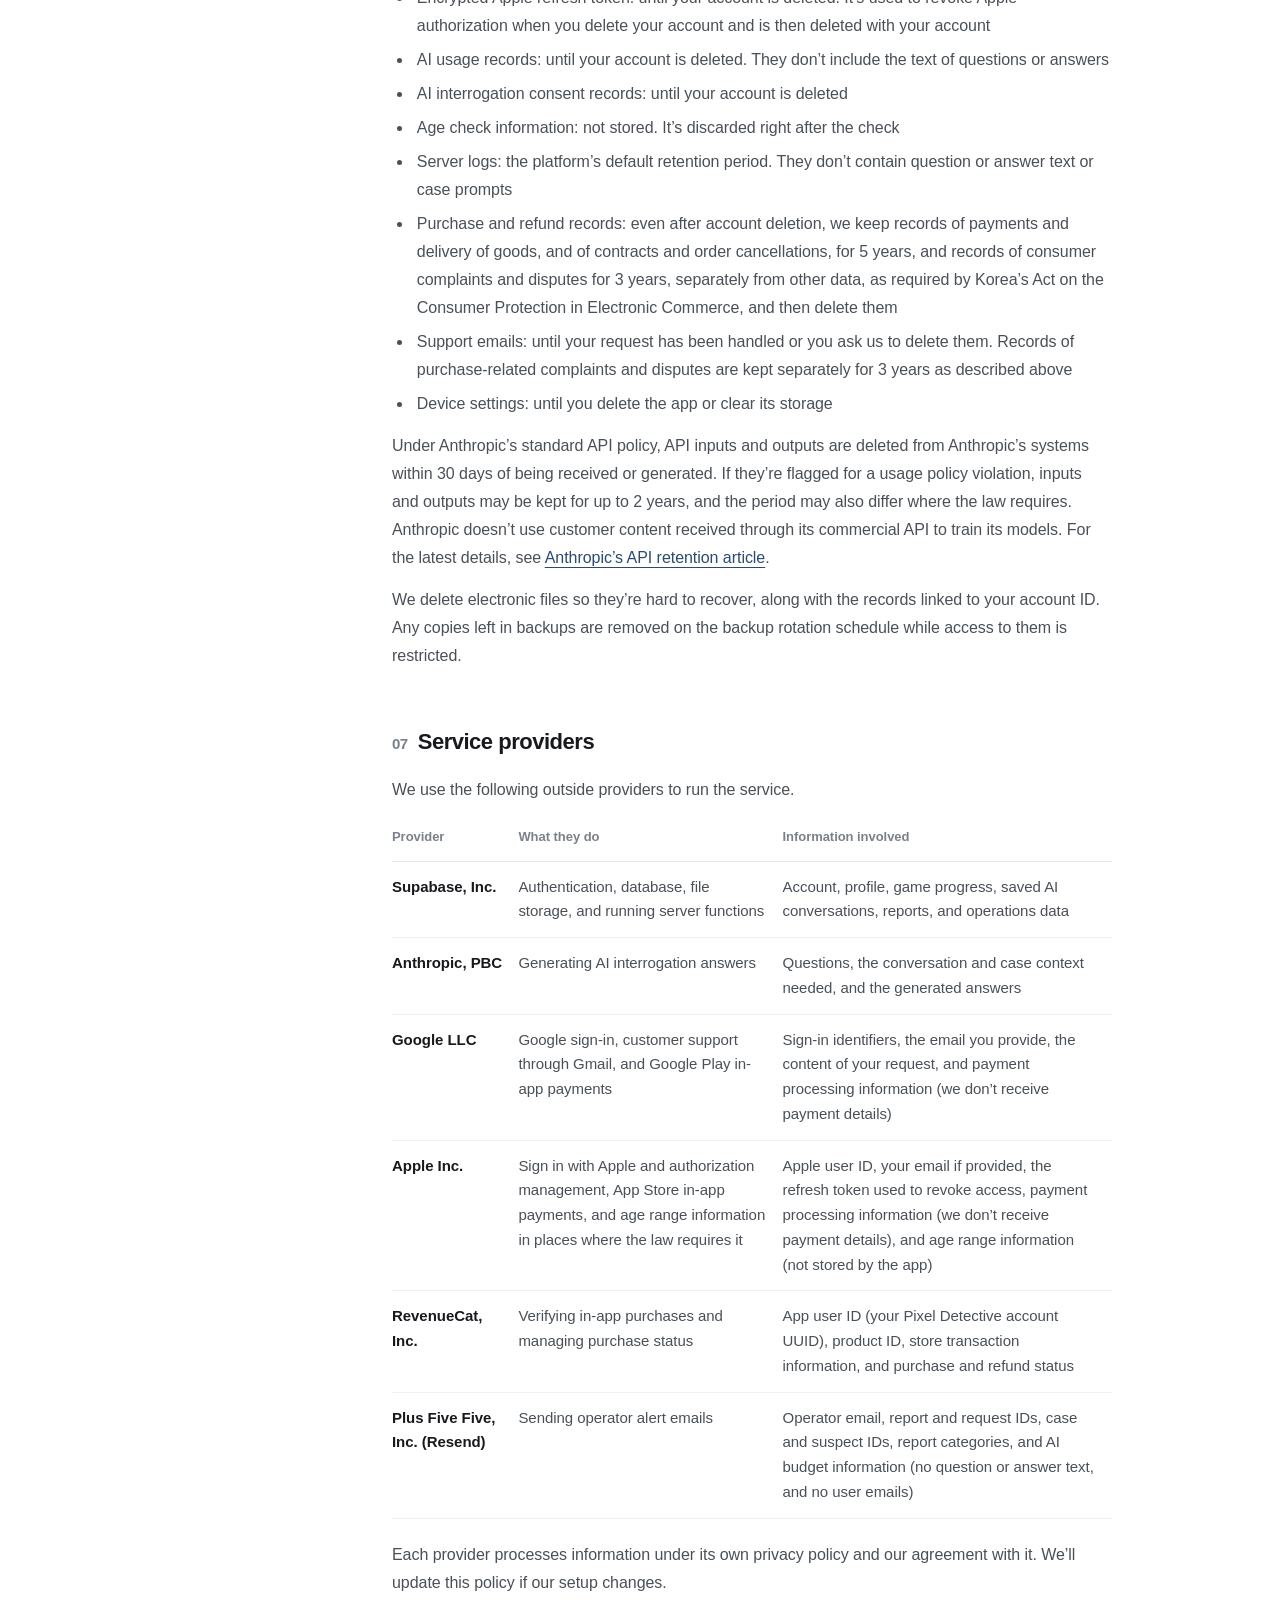
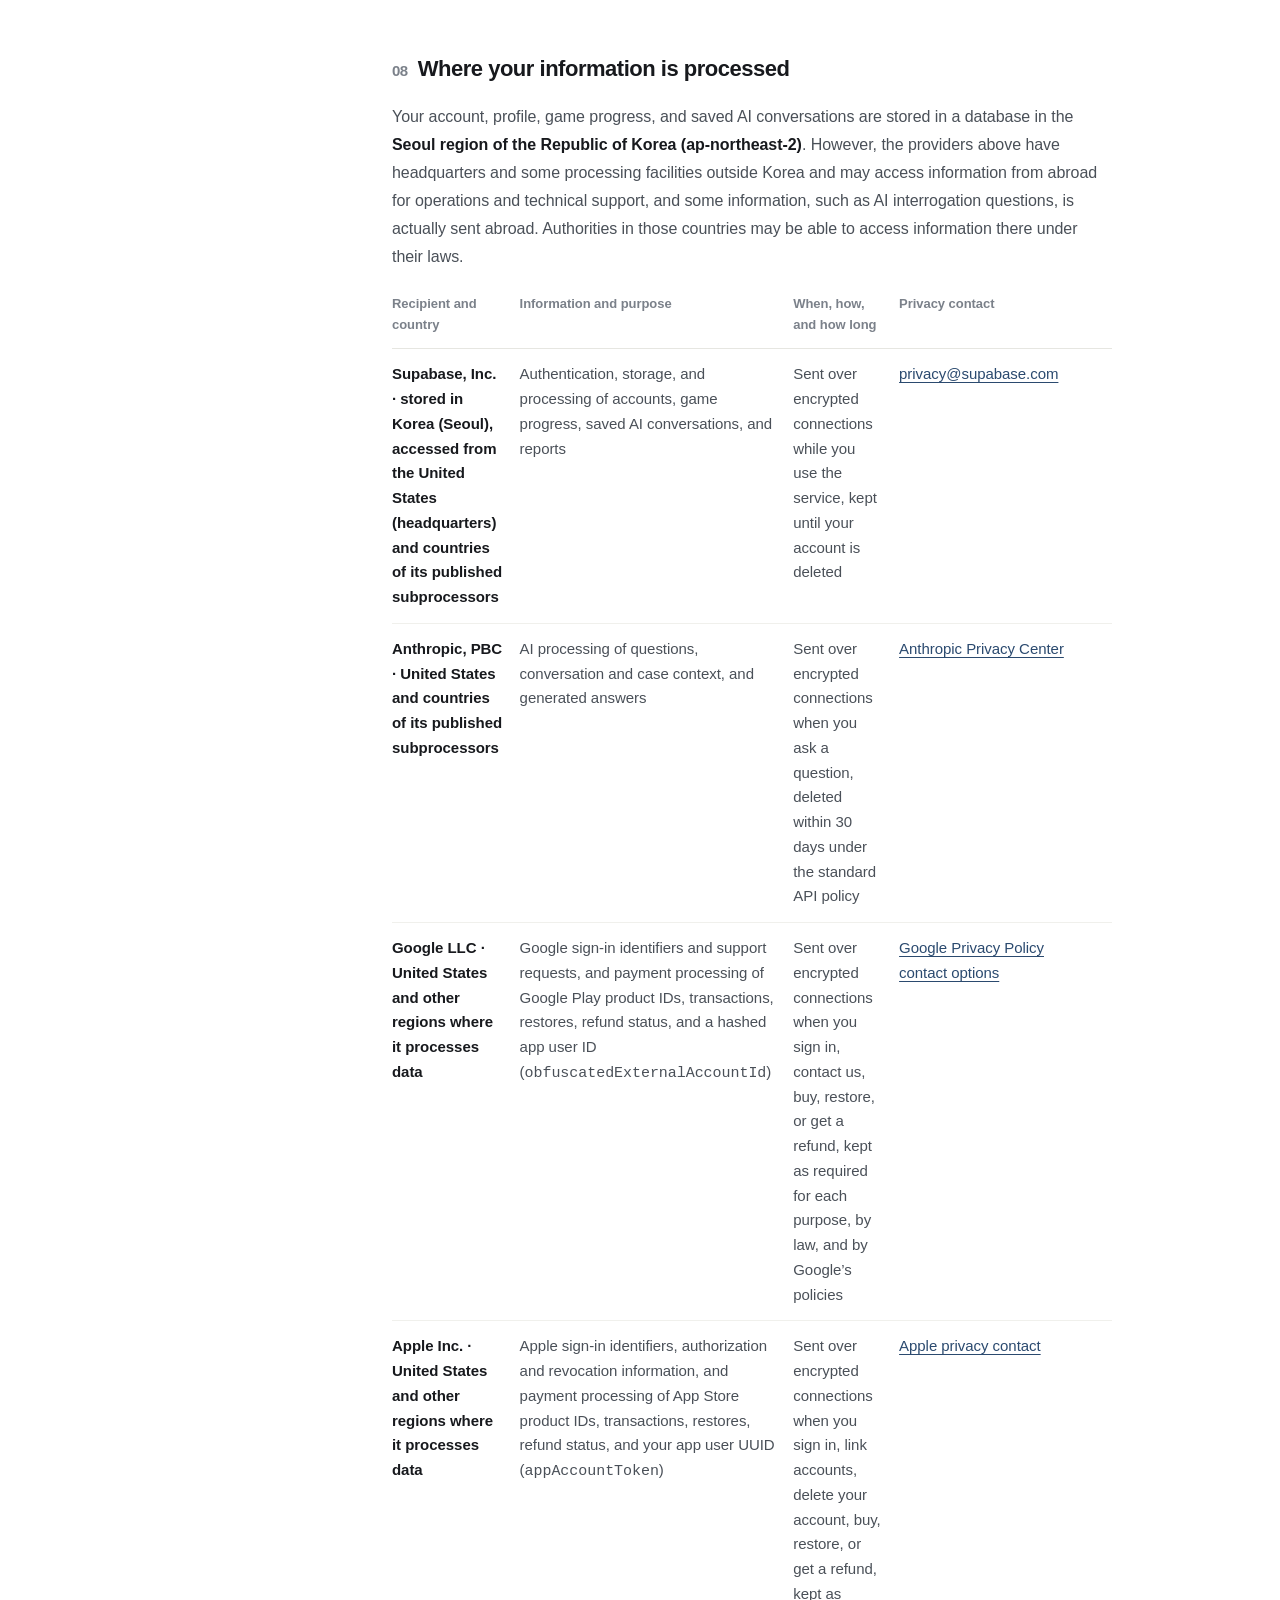
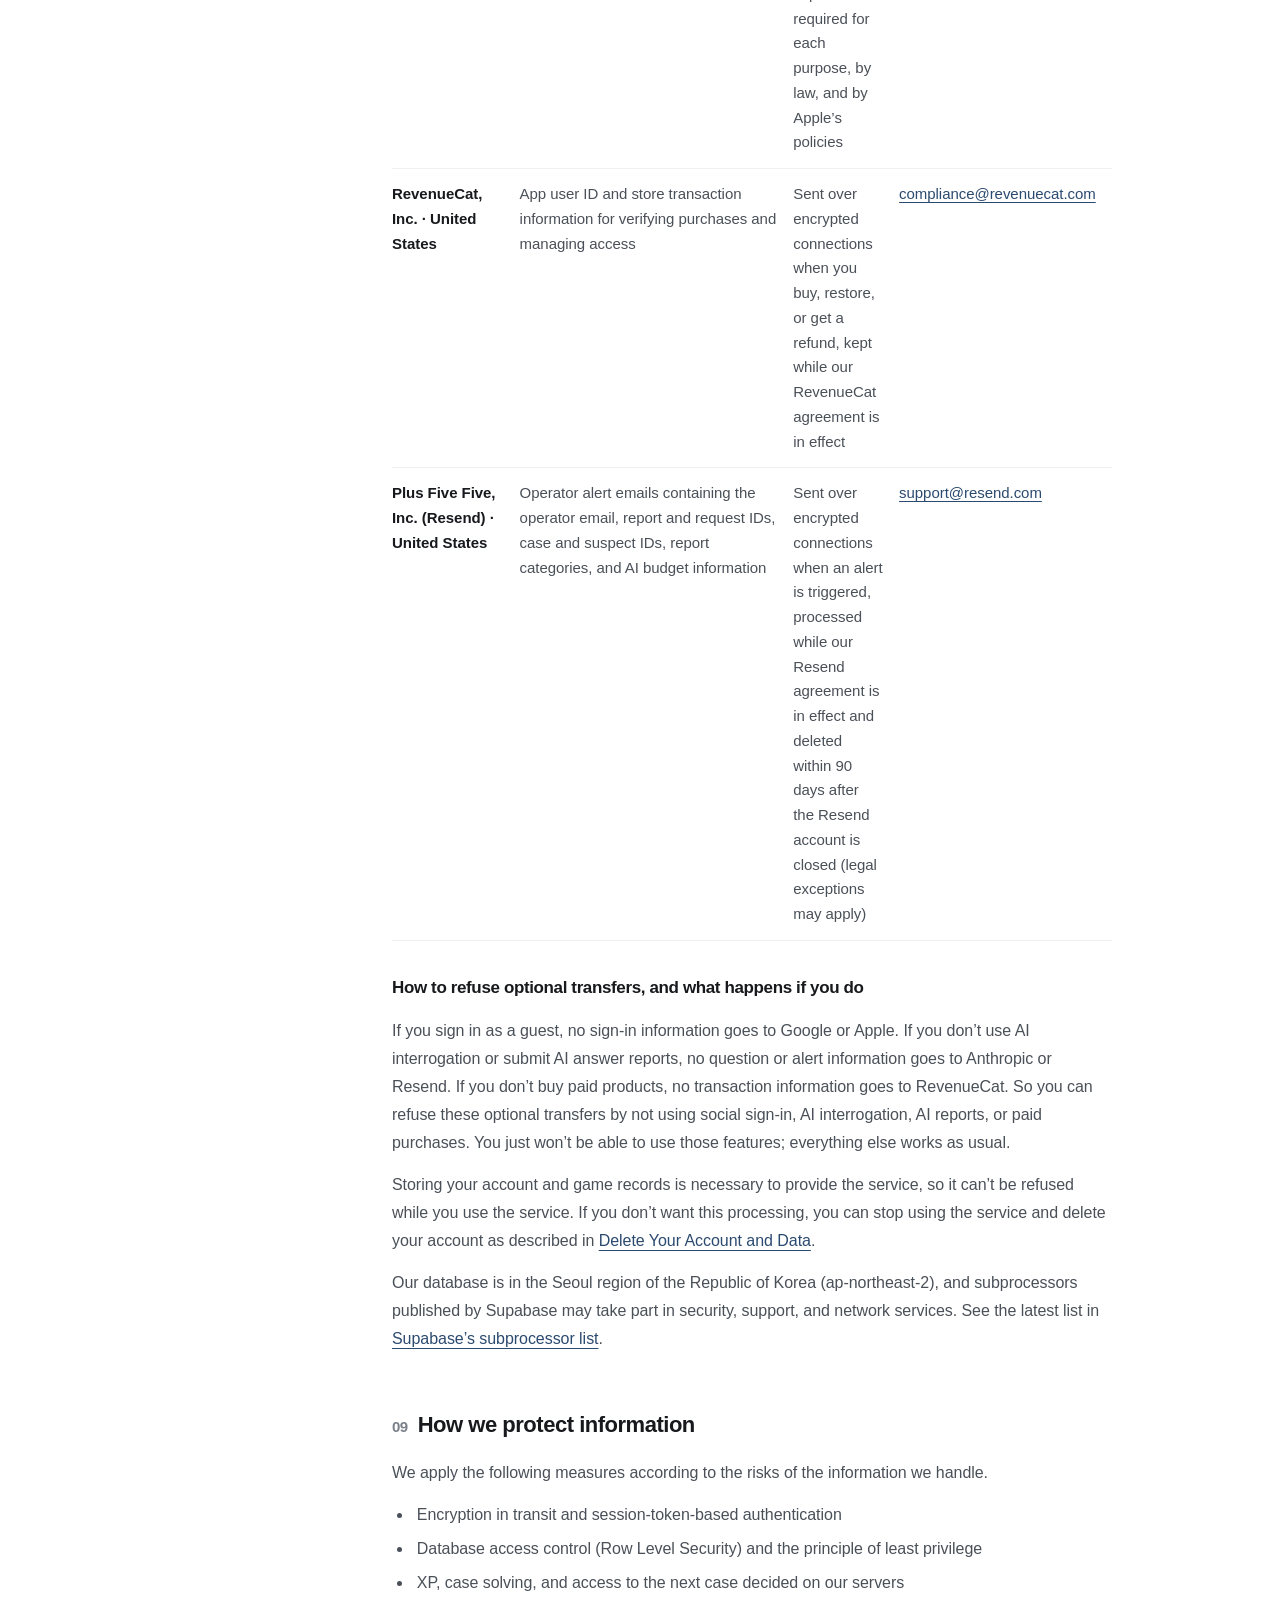
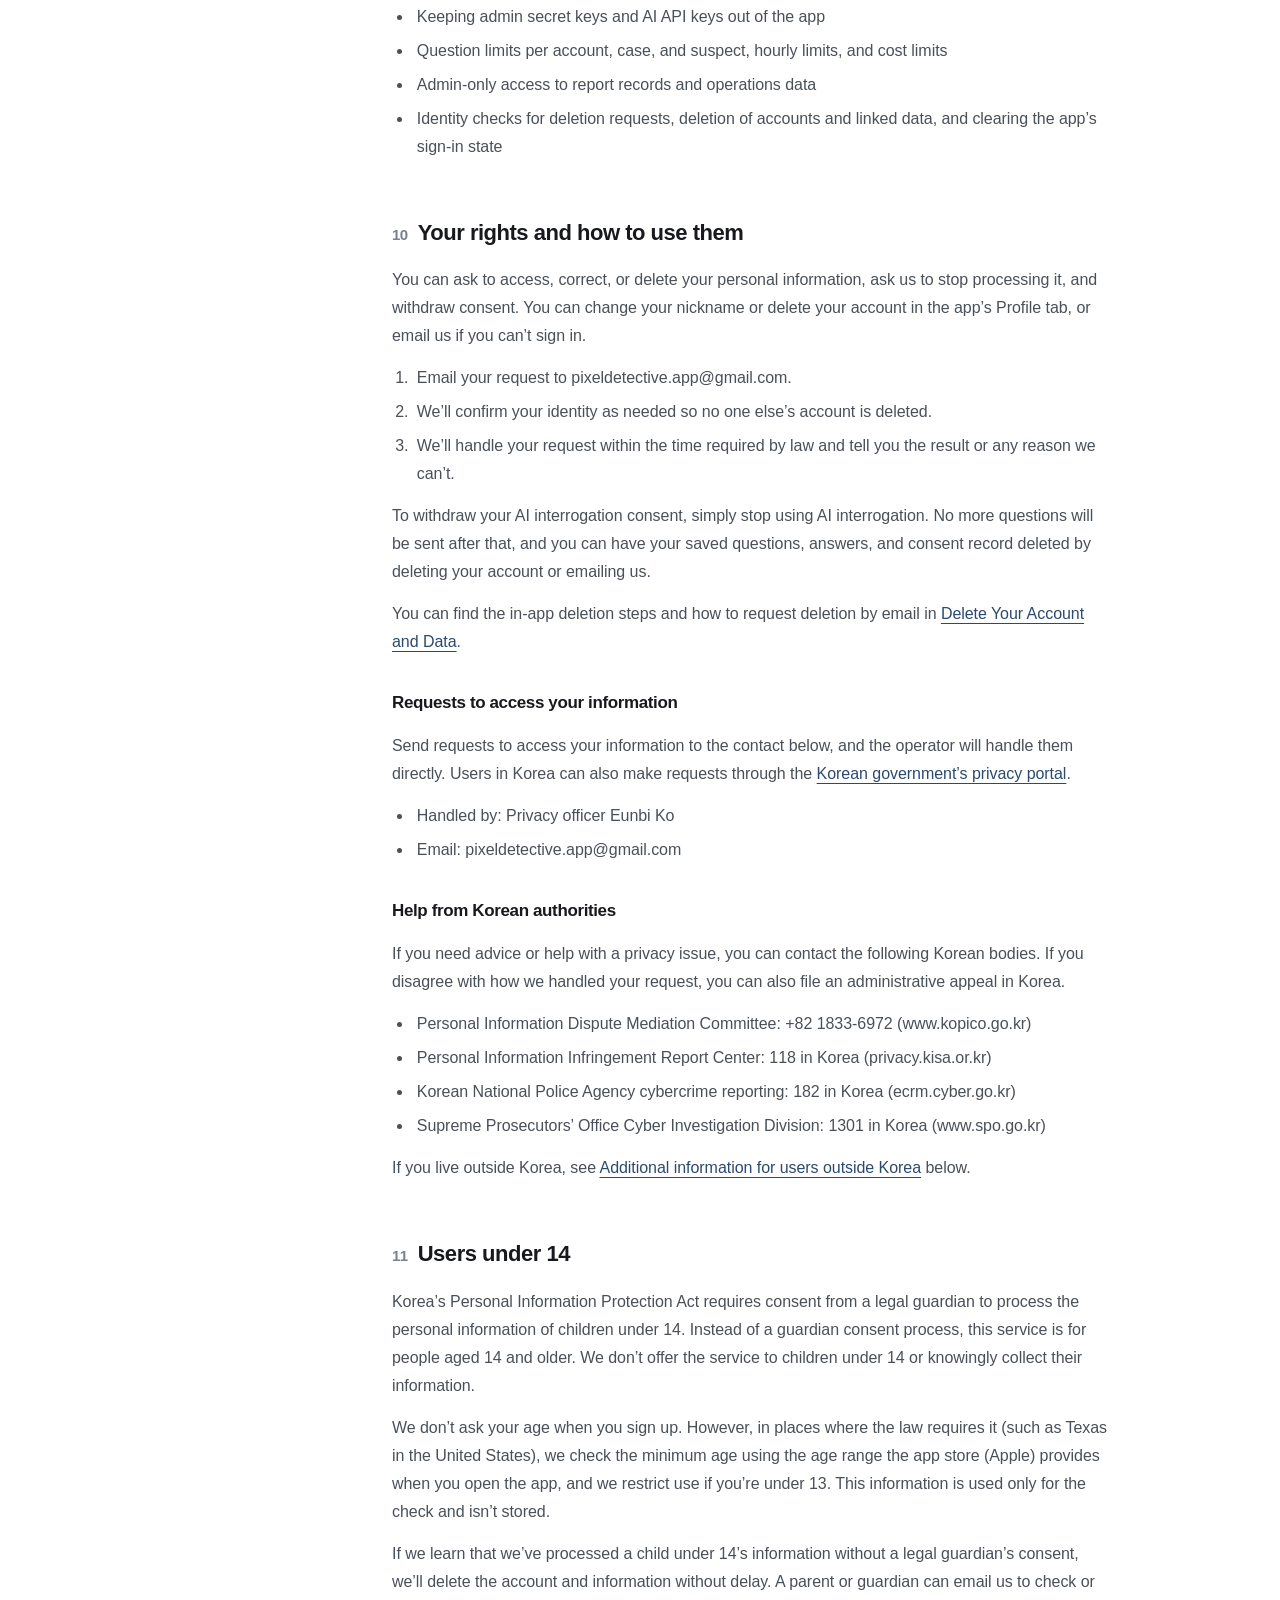
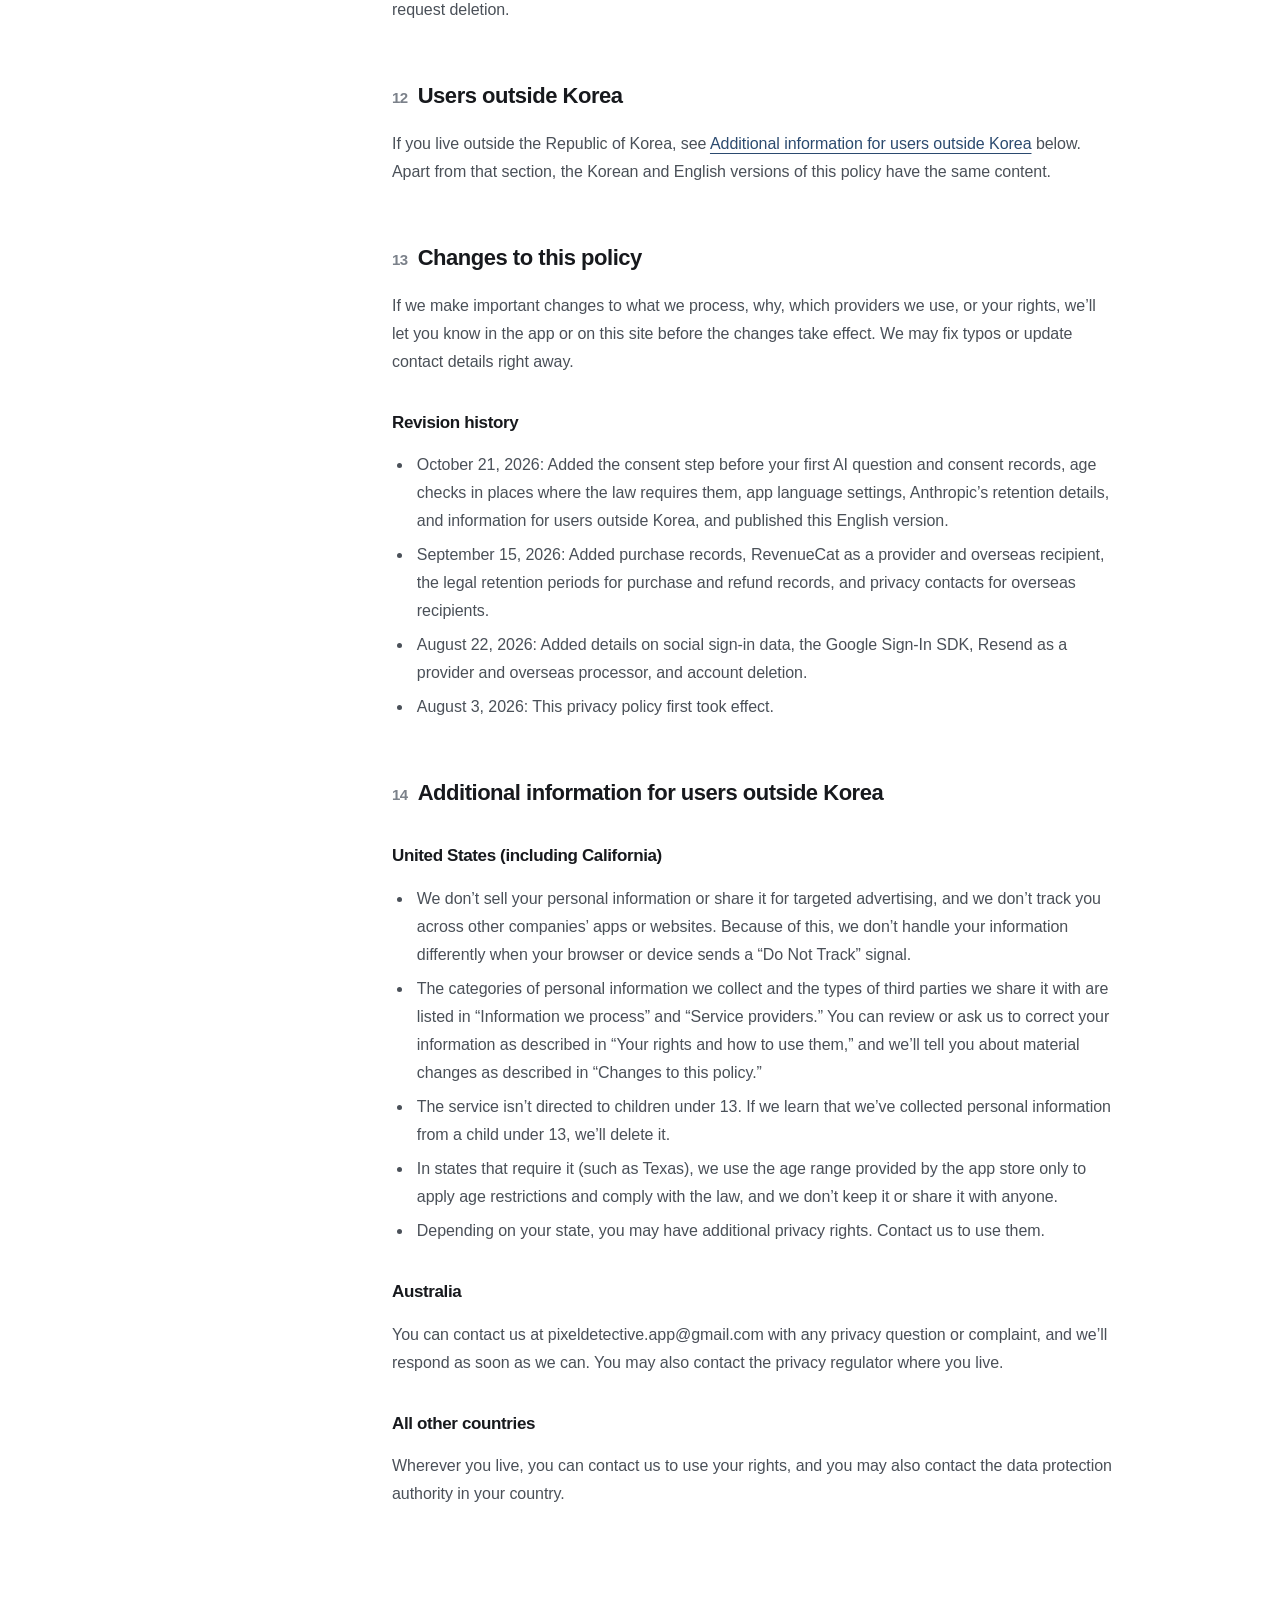
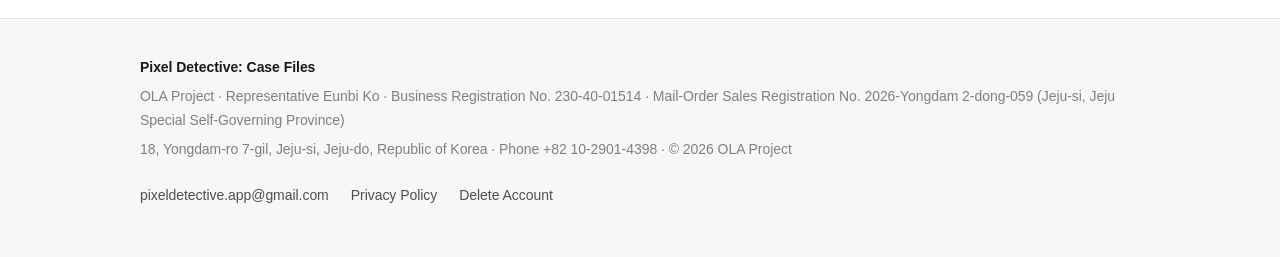
<file: en/privacy/index.html>
<!DOCTYPE html><html lang="ko"><head><meta charSet="utf-8"/><meta name="viewport" content="width=device-width, initial-scale=1"/><link rel="stylesheet" href="../../assets/index-BiB4XyvL.css" data-rsc-css-href="../../assets/index-BiB4XyvL.css" data-precedence="vite-rsc/importer-resources"/><title>Privacy Policy | Pixel Detective</title><meta name="description" content="How Pixel Detective: Case Files handles your account, game progress, AI interrogation, and report data, and the rights you have."/><meta name="application-name" content="픽셀 탐정: 사건 파일"/><meta property="og:title" content="Privacy Policy | Pixel Detective"/><meta property="og:description" content="How Pixel Detective: Case Files handles your account, game progress, AI interrogation, and report data, and the rights you have."/><meta property="og:locale" content="en_US"/><meta name="twitter:card" content="summary_large_image"/><meta name="twitter:title" content="픽셀 탐정 | 법률 및 지원"/><meta name="twitter:description" content="픽셀 탐정: 사건 파일의 개인정보 처리방침, 이용약관, 고객지원, 계정 삭제 및 라이선스 안내입니다."/><meta name="twitter:image" content="https://kebsz0410-afk.github.io/pixel-detective-legal/og.png"/>
</head><body><a class="skip-link" href="#main-content" lang="en">Skip to main content</a><header class="site-header" lang="en"><div class="header-inner"><div class="brand-row"><a href="../../en/" class="brand" aria-label="Pixel Detective legal and support home"><strong>Pixel Detective</strong><span>Legal &amp; Support</span></a><nav class="lang-switch" aria-label="Language"><a href="../../privacy/" hrefLang="ko" lang="ko">한국어</a><span aria-hidden="true">|</span><a href="../../en/privacy/" hrefLang="en" lang="en" aria-current="page">English</a></nav></div><nav class="main-nav" aria-label="Main menu"><a href="../../en/privacy/">Privacy Policy</a><a href="../../en/terms/">Terms of Service</a><a href="../../en/support/">Support</a><a href="../../en/account-deletion/">Delete Account</a><a href="../../en/licenses/">Licenses</a></nav></div></header><main id="main-content" lang="en"><header class="document-hero"><h1>Privacy Policy</h1><p class="document-summary">Explains where and why your account, case records, and AI interrogation data are processed.</p><dl class="document-meta"><div><dt>Operator</dt><dd>OLA Project (Representative Eunbi Ko)</dd></div><div><dt>Effective date</dt><dd>August 3, 2026</dd></div><div><dt>Last revised</dt><dd>October 21, 2026</dd></div><div><dt>Contact</dt><dd><a href="mailto:pixeldetective.app@gmail.com">pixeldetective.app@gmail.com</a></dd></div></dl></header><div class="document-layout"><nav class="toc" aria-label="Table of contents"><p>Contents</p><ol><li><a href="#controller">Who we are and what this policy covers</a></li><li><a href="#data-items">Information we process</a></li><li><a href="#collection">How we collect information and our legal basis</a></li><li><a href="#auto-collection">Cookies, advertising IDs, and tracking</a></li><li><a href="#ai-processing">How AI interrogation works</a></li><li><a href="#retention">How long we keep information</a></li><li><a href="#processors">Service providers</a></li><li><a href="#international-transfer">Where your information is processed</a></li><li><a href="#security">How we protect information</a></li><li><a href="#rights">Your rights and how to use them</a></li><li><a href="#children">Users under 14</a></li><li><a href="#overseas">Users outside Korea</a></li><li><a href="#changes">Changes to this policy</a></li><li><a href="#regional">Additional information for users outside Korea</a></li></ol></nav><article class="legal-document"><div class="notice-box"><p>Key points: Before your first AI interrogation question, we ask for your consent. Questions go through our servers to the Anthropic API, and successful questions and answers are saved until you delete your account. Please don’t include information that could identify you in your questions.</p><p>This version applies from <!-- -->October 21, 2026<!-- -->. Until then, the Korean<!-- --> <a href="../../privacy/2026-09-15/">version revised on <!-- -->September 15, 2026</a> <!-- -->applies.</p></div><section id="controller"><h2><b aria-hidden="true">01</b>Who we are and what this policy covers</h2><p>OLA Project (Representative Eunbi Ko) operates Pixel Detective: Case Files and is responsible for the personal information processed in this service. This policy applies to the iOS and Android apps and to the customer support and account deletion requests linked from the app.</p><ul><li>Service: Pixel Detective: Case Files</li><li>Operator: OLA Project (Representative Eunbi Ko)</li><li>Privacy officer: Eunbi Ko</li><li>Contact: pixeldetective.app@gmail.com</li><li>Based in: Republic of Korea</li></ul><p>The service is for people aged 14 and older. See “Users under 14” below for details.</p></section><section id="data-items"><h2><b aria-hidden="true">02</b>Information we process</h2><p>We process the following information only as needed to run the service.</p><div class="table-wrap"><table class="legal-table"><thead><tr><th scope="col">Category</th><th scope="col">What we process</th><th scope="col">Why</th></tr></thead><tbody><tr><td>Account and sign-in</td><td>User ID, sign-in type, session information, social provider ID, and, if the provider shares them, your email address and name or profile name</td><td>Guest, Google, and Apple sign-in, keeping you signed in, account linking, and security</td></tr><tr><td>Apple authorization</td><td>An AES-GCM-encrypted copy of the refresh token issued by Apple for revoking access</td><td>Revoking Apple authorization when you delete your account</td></tr><tr><td>Profile</td><td>Nickname, public detective ID, and account creation time</td><td>Showing your profile in the game and identifying your account for support</td></tr><tr><td>Game progress</td><td>Case progress, places visited, clues and belongings collected, deduction submissions, whether a case is solved and its grade, XP, inventory, mini-game progress, and save times</td><td>Saving and restoring your progress, unlocking cases, preventing duplicate rewards and abuse, and aggregate statistics for balancing and improving features</td></tr><tr><td>AI interrogation</td><td>Successful questions and answers, case, suspect, and request IDs, number of questions used, and the model, token counts, processing time, cost, and success status</td><td>Generating answers, checking question limits, quality and safety reviews, and cost control</td></tr><tr><td>AI interrogation consent</td><td>The version of the notice you agreed to, the app language at the time, and when you agreed</td><td>Confirming we asked for your consent before sending questions to an outside AI (Anthropic)</td></tr><tr><td>AI answer reports</td><td>Report type and description, a copy of the reported question and answer, case and suspect IDs, and handling status</td><td>Investigating inappropriate or incorrect answers and improving safety</td></tr><tr><td>Purchase records</td><td>Product ID, store transaction ID, purchase and refund status and times, and the payment platform (App Store or Google Play)</td><td>Granting, restoring, and revoking purchased access, applying refunds, and answering support requests</td></tr><tr><td>Security and operations</td><td>Request times and app request information, error codes, a value derived from your IP address that can’t be turned back into it, and usage and budget records</td><td>Rate limiting, detecting abnormal use, and handling outages</td></tr><tr><td>Age check</td><td>In places where the law requires it (such as Texas in the United States), whether the law applies and your age range (for example, under 13 or 13–15), as provided by the app store (Apple)</td><td>Checking the minimum age. Used only for the check and not stored</td></tr><tr><td>Customer support</td><td>Your reply email address, the content of your request and any attachments, and how it was handled</td><td>Handling questions, disputes, and account deletion requests, and confirming your identity</td></tr></tbody></table></div><div class="info-callout"><p>Sound, music, haptics, and app language settings are kept only on your device, separate from your account. Sound, music, and haptics settings are never sent to our servers. Your language setting is sent with requests only to choose case content in the right language, and it isn’t stored with your account. The only exception is your AI interrogation consent record, which notes the app language when you agreed so we know which version of the notice you saw.</p></div><p>Google or Apple handles social sign-in passwords; we never collect or see them. In-app purchases are processed by the app stores, so we don’t collect card numbers or other payment details. Please don’t enter sensitive information such as government ID numbers, financial or health information, passwords, or verification codes in AI questions or support requests.</p><h3>Information we receive from others</h3><ul><li>Google or Apple: sign-in IDs, and your email address and name if you choose to share them</li><li>App Store, Google Play, and RevenueCat: purchase, restore, and refund status</li><li>Apple: your age range, only in places where the law requires an age check</li></ul></section><section id="collection"><h2><b aria-hidden="true">03</b>How we collect information and our legal basis</h2><p>We collect information when you:</p><ul><li>Create a guest account or sign in with Google or Apple</li><li>Set a nickname, investigate and solve cases, or use AI interrogation</li><li>Agree in the consent window before sending your first AI question</li><li>Open the app in a place where the law requires an age check and the app store provides your age range</li><li>Buy or restore a paid product, or when a refund is applied</li><li>Report an AI answer or email us for support or deletion</li><li>Use the service and our servers log requests for security, cost control, and error handling</li></ul><p>We process information to provide the service you signed up for, based on consent you give (such as AI interrogation consent), to meet our legal obligations, and to keep the service safe. Statistics for balancing and improving features are produced only in aggregate form that doesn’t identify individuals.</p></section><section id="auto-collection"><h2><b aria-hidden="true">04</b>Cookies, advertising IDs, and tracking</h2><p>The app doesn’t use cookies and doesn’t collect or use advertising identifiers (Android Advertising ID or Apple’s IDFA). We haven’t added ad networks, standalone analytics tools, or third-party trackers to the app, and we don’t track your activity in other apps or on other websites.</p><p>The Google sign-in process and the Google Sign-In SDK included in the app may, according to Google’s published privacy manifest, process your name, email address, phone number, other data types, approximate location, user and device identifiers, and other usage data for sign-in and service analytics. This isn’t used for ad tracking, and the app doesn’t ask for location permission or advertising identifiers.</p><p>We don’t process personal information for targeted advertising. If we ever add advertising or analytics tools, we’ll update this policy and let you know in the app or on this site before we do, and we’ll ask for consent where the law requires it.</p></section><section id="ai-processing"><h2><b aria-hidden="true">05</b>How AI interrogation works</h2><p>When you ask a suspect a question, your question and the conversation context needed for the answer go through our servers to the Anthropic API, and the answer comes back the same way. Before sending, our servers check your access to the case and how many questions you have left.</p><p>Before you send your first question, the app explains this and asks for your consent. Your question is sent only after you tap [Agree and Send Question]. If you don’t agree, you can’t use AI interrogation, but everything else works as usual. We keep a record of the version of the notice you agreed to and when, and we’ll ask again if the notice changes significantly.</p><p>We send the Anthropic API only your question, the case setup, and the conversation context it needs. We don’t send your email or nickname because they aren’t needed to create answers, but anything you type into a question is sent along with it.</p><p>We save successful questions and answers separately from usage records so you can pick up the conversation on the same account, and so we can check for spoiler leaks or inappropriate answers. We don’t store the text of failed requests. Only your account and the minimum number of people needed to run the service can access saved conversations.</p><div class="info-callout"><p>AI answers are generated automatically and may be inaccurate or out of context. Please report problematic answers with the in-app report button, and don’t include information that could identify you in your questions.</p></div></section><section id="retention"><h2><b aria-hidden="true">06</b>How long we keep information</h2><p>We keep your account, profile, game progress, XP, operations records, and report data while your account exists, and delete them when your account is deleted, except where the law requires us to keep something or we need it to handle a dispute. Guest accounts follow the same rules.</p><ul><li>Account and game data, saved AI questions and answers, and report records: until your account is deleted</li><li>Encrypted Apple refresh token: until your account is deleted. It’s used to revoke Apple authorization when you delete your account and is then deleted with your account</li><li>AI usage records: until your account is deleted. They don’t include the text of questions or answers</li><li>AI interrogation consent records: until your account is deleted</li><li>Age check information: not stored. It’s discarded right after the check</li><li>Server logs: the platform’s default retention period. They don’t contain question or answer text or case prompts</li><li>Purchase and refund records: even after account deletion, we keep records of payments and delivery of goods, and of contracts and order cancellations, for 5 years, and records of consumer complaints and disputes for 3 years, separately from other data, as required by Korea’s Act on the Consumer Protection in Electronic Commerce, and then delete them</li><li>Support emails: until your request has been handled or you ask us to delete them. Records of purchase-related complaints and disputes are kept separately for 3 years as described above</li><li>Device settings: until you delete the app or clear its storage</li></ul><p>Under Anthropic’s standard API policy, API inputs and outputs are deleted from Anthropic’s systems within 30 days of being received or generated. If they’re flagged for a usage policy violation, inputs and outputs may be kept for up to 2 years, and the period may also differ where the law requires. Anthropic doesn’t use customer content received through its commercial API to train its models. For the latest details, see<!-- --> <a href="https://privacy.anthropic.com/en/articles/7996866-how-long-do-you-store-my-organization-s-data" rel="noreferrer" target="_blank">Anthropic’s API retention article</a>.</p><p>We delete electronic files so they’re hard to recover, along with the records linked to your account ID. Any copies left in backups are removed on the backup rotation schedule while access to them is restricted.</p></section><section id="processors"><h2><b aria-hidden="true">07</b>Service providers</h2><p>We use the following outside providers to run the service.</p><div class="table-wrap"><table class="legal-table"><thead><tr><th scope="col">Provider</th><th scope="col">What they do</th><th scope="col">Information involved</th></tr></thead><tbody><tr><td>Supabase, Inc.</td><td>Authentication, database, file storage, and running server functions</td><td>Account, profile, game progress, saved AI conversations, reports, and operations data</td></tr><tr><td>Anthropic, PBC</td><td>Generating AI interrogation answers</td><td>Questions, the conversation and case context needed, and the generated answers</td></tr><tr><td>Google LLC</td><td>Google sign-in, customer support through Gmail, and Google Play in-app payments</td><td>Sign-in identifiers, the email you provide, the content of your request, and payment processing information (we don’t receive payment details)</td></tr><tr><td>Apple Inc.</td><td>Sign in with Apple and authorization management, App Store in-app payments, and age range information in places where the law requires it</td><td>Apple user ID, your email if provided, the refresh token used to revoke access, payment processing information (we don’t receive payment details), and age range information (not stored by the app)</td></tr><tr><td>RevenueCat, Inc.</td><td>Verifying in-app purchases and managing purchase status</td><td>App user ID (your Pixel Detective account UUID), product ID, store transaction information, and purchase and refund status</td></tr><tr><td>Plus Five Five, Inc. (Resend)</td><td>Sending operator alert emails</td><td>Operator email, report and request IDs, case and suspect IDs, report categories, and AI budget information (no question or answer text, and no user emails)</td></tr></tbody></table></div><p>Each provider processes information under its own privacy policy and our agreement with it. We’ll update this policy if our setup changes.</p></section><section id="international-transfer"><h2><b aria-hidden="true">08</b>Where your information is processed</h2><p>Your account, profile, game progress, and saved AI conversations are stored in a database in the <strong>Seoul region of the Republic of Korea (ap-northeast-2)</strong>. However, the providers above have headquarters and some processing facilities outside Korea and may access information from abroad for operations and technical support, and some information, such as AI interrogation questions, is actually sent abroad. Authorities in those countries may be able to access information there under their laws.</p><div class="table-wrap"><table class="legal-table"><thead><tr><th scope="col">Recipient and country</th><th scope="col">Information and purpose</th><th scope="col">When, how, and how long</th><th scope="col">Privacy contact</th></tr></thead><tbody><tr><td>Supabase, Inc. · stored in Korea (Seoul), accessed from the United States (headquarters) and countries of its published subprocessors</td><td>Authentication, storage, and processing of accounts, game progress, saved AI conversations, and reports</td><td>Sent over encrypted connections while you use the service, kept until your account is deleted</td><td><a href="mailto:privacy@supabase.com">privacy@supabase.com</a></td></tr><tr><td>Anthropic, PBC · United States and countries of its published subprocessors</td><td>AI processing of questions, conversation and case context, and generated answers</td><td>Sent over encrypted connections when you ask a question, deleted within 30 days under the standard API policy</td><td><a href="https://privacy.anthropic.com" rel="noreferrer" target="_blank">Anthropic Privacy Center</a></td></tr><tr><td>Google LLC · United States and other regions where it processes data</td><td>Google sign-in identifiers and support requests, and payment processing of Google Play product IDs, transactions, restores, refund status, and a hashed app user ID (<code>obfuscatedExternalAccountId</code>)</td><td>Sent over encrypted connections when you sign in, contact us, buy, restore, or get a refund, kept as required for each purpose, by law, and by Google’s policies</td><td><a href="https://policies.google.com/privacy" rel="noreferrer" target="_blank">Google Privacy Policy contact options</a></td></tr><tr><td>Apple Inc. · United States and other regions where it processes data</td><td>Apple sign-in identifiers, authorization and revocation information, and payment processing of App Store product IDs, transactions, restores, refund status, and your app user UUID (<code>appAccountToken</code>)</td><td>Sent over encrypted connections when you sign in, link accounts, delete your account, buy, restore, or get a refund, kept as required for each purpose, by law, and by Apple’s policies</td><td><a href="https://www.apple.com/legal/privacy/contact/" rel="noreferrer" target="_blank">Apple privacy contact</a></td></tr><tr><td>RevenueCat, Inc. · United States</td><td>App user ID and store transaction information for verifying purchases and managing access</td><td>Sent over encrypted connections when you buy, restore, or get a refund, kept while our RevenueCat agreement is in effect</td><td><a href="mailto:compliance@revenuecat.com">compliance@revenuecat.com</a></td></tr><tr><td>Plus Five Five, Inc. (Resend) · United States</td><td>Operator alert emails containing the operator email, report and request IDs, case and suspect IDs, report categories, and AI budget information</td><td>Sent over encrypted connections when an alert is triggered, processed while our Resend agreement is in effect and deleted within 90 days after the Resend account is closed (legal exceptions may apply)</td><td><a href="mailto:support@resend.com">support@resend.com</a></td></tr></tbody></table></div><h3>How to refuse optional transfers, and what happens if you do</h3><p>If you sign in as a guest, no sign-in information goes to Google or Apple. If you don’t use AI interrogation or submit AI answer reports, no question or alert information goes to Anthropic or Resend. If you don’t buy paid products, no transaction information goes to RevenueCat. So you can refuse these optional transfers by not using social sign-in, AI interrogation, AI reports, or paid purchases. You just won’t be able to use those features; everything else works as usual.</p><p>Storing your account and game records is necessary to provide the service, so it can’t be refused while you use the service. If you don’t want this processing, you can stop using the service and delete your account as described in<!-- --> <a href="../../en/account-deletion/">Delete Your Account and Data</a>.</p><p>Our database is in the Seoul region of the Republic of Korea (ap-northeast-2), and subprocessors published by Supabase may take part in security, support, and network services. See the latest list in<!-- --> <a href="https://supabase.com/legal/subprocessors" rel="noreferrer" target="_blank">Supabase’s subprocessor list</a>.</p></section><section id="security"><h2><b aria-hidden="true">09</b>How we protect information</h2><p>We apply the following measures according to the risks of the information we handle.</p><ul><li>Encryption in transit and session-token-based authentication</li><li>Database access control (Row Level Security) and the principle of least privilege</li><li>XP, case solving, and access to the next case decided on our servers</li><li>Keeping admin secret keys and AI API keys out of the app</li><li>Question limits per account, case, and suspect, hourly limits, and cost limits</li><li>Admin-only access to report records and operations data</li><li>Identity checks for deletion requests, deletion of accounts and linked data, and clearing the app’s sign-in state</li></ul></section><section id="rights"><h2><b aria-hidden="true">10</b>Your rights and how to use them</h2><p>You can ask to access, correct, or delete your personal information, ask us to stop processing it, and withdraw consent. You can change your nickname or delete your account in the app’s Profile tab, or email us if you can’t sign in.</p><ol><li>Email your request to pixeldetective.app@gmail.com.</li><li>We’ll confirm your identity as needed so no one else’s account is deleted.</li><li>We’ll handle your request within the time required by law and tell you the result or any reason we can’t.</li></ol><p>To withdraw your AI interrogation consent, simply stop using AI interrogation. No more questions will be sent after that, and you can have your saved questions, answers, and consent record deleted by deleting your account or emailing us.</p><p>You can find the in-app deletion steps and how to request deletion by email in<!-- --> <a href="../../en/account-deletion/">Delete Your Account and Data</a>.</p><h3>Requests to access your information</h3><p>Send requests to access your information to the contact below, and the operator will handle them directly. Users in Korea can also make requests through the<!-- --> <a href="https://www.privacy.go.kr" rel="noreferrer" target="_blank">Korean government’s privacy portal</a>.</p><ul><li>Handled by: Privacy officer Eunbi Ko</li><li>Email: pixeldetective.app@gmail.com</li></ul><h3>Help from Korean authorities</h3><p>If you need advice or help with a privacy issue, you can contact the following Korean bodies. If you disagree with how we handled your request, you can also file an administrative appeal in Korea.</p><ul><li>Personal Information Dispute Mediation Committee: +82 1833-6972 (www.kopico.go.kr)</li><li>Personal Information Infringement Report Center: 118 in Korea (privacy.kisa.or.kr)</li><li>Korean National Police Agency cybercrime reporting: 182 in Korea (ecrm.cyber.go.kr)</li><li>Supreme Prosecutors’ Office Cyber Investigation Division: 1301 in Korea (www.spo.go.kr)</li></ul><p>If you live outside Korea, see<!-- --> <a href="#regional">Additional information for users outside Korea</a> below.</p></section><section id="children"><h2><b aria-hidden="true">11</b>Users under 14</h2><p>Korea’s Personal Information Protection Act requires consent from a legal guardian to process the personal information of children under 14. Instead of a guardian consent process, this service is for people aged 14 and older. We don’t offer the service to children under 14 or knowingly collect their information.</p><p>We don’t ask your age when you sign up. However, in places where the law requires it (such as Texas in the United States), we check the minimum age using the age range the app store (Apple) provides when you open the app, and we restrict use if you’re under 13. This information is used only for the check and isn’t stored.</p><p>If we learn that we’ve processed a child under 14’s information without a legal guardian’s consent, we’ll delete the account and information without delay. A parent or guardian can email us to check or request deletion.</p></section><section id="overseas"><h2><b aria-hidden="true">12</b>Users outside Korea</h2><p>If you live outside the Republic of Korea, see<!-- --> <a href="#regional">Additional information for users outside Korea</a> below. Apart from that section, the Korean and English versions of this policy have the same content.</p></section><section id="changes"><h2><b aria-hidden="true">13</b>Changes to this policy</h2><p>If we make important changes to what we process, why, which providers we use, or your rights, we’ll let you know in the app or on this site before the changes take effect. We may fix typos or update contact details right away.</p><h3>Revision history</h3><ul><li>October 21, 2026<!-- -->: Added the consent step before your first AI question and consent records, age checks in places where the law requires them, app language settings, Anthropic’s retention details, and information for users outside Korea, and published this English version.</li><li>September 15, 2026: Added purchase records, RevenueCat as a provider and overseas recipient, the legal retention periods for purchase and refund records, and privacy contacts for overseas recipients.</li><li>August 22, 2026: Added details on social sign-in data, the Google Sign-In SDK, Resend as a provider and overseas processor, and account deletion.</li><li>August 3, 2026: This privacy policy first took effect.</li></ul></section><section id="regional"><h2><b aria-hidden="true">14</b>Additional information for users outside Korea</h2><h3>United States (including California)</h3><ul><li>We don’t sell your personal information or share it for targeted advertising, and we don’t track you across other companies’ apps or websites. Because of this, we don’t handle your information differently when your browser or device sends a “Do Not Track” signal.</li><li>The categories of personal information we collect and the types of third parties we share it with are listed in “Information we process” and “Service providers.” You can review or ask us to correct your information as described in “Your rights and how to use them,” and we’ll tell you about material changes as described in “Changes to this policy.”</li><li>The service isn’t directed to children under 13. If we learn that we’ve collected personal information from a child under 13, we’ll delete it.</li><li>In states that require it (such as Texas), we use the age range provided by the app store only to apply age restrictions and comply with the law, and we don’t keep it or share it with anyone.</li><li>Depending on your state, you may have additional privacy rights. Contact us to use them.</li></ul><h3>Australia</h3><p>You can contact us at pixeldetective.app@gmail.com with any privacy question or complaint, and we’ll respond as soon as we can. You may also contact the privacy regulator where you live.</p><h3>All other countries</h3><p>Wherever you live, you can contact us to use your rights, and you may also contact the data protection authority in your country.</p></section></article></div></main><footer class="site-footer" lang="en"><div class="footer-inner"><div><strong>Pixel Detective: Case Files</strong><p>OLA Project · Representative Eunbi Ko · Business Registration No. 230-40-01514 · Mail-Order Sales Registration No. 2026-Yongdam 2-dong-059 (Jeju-si, Jeju Special Self-Governing Province)</p><p>18, Yongdam-ro 7-gil, Jeju-si, Jeju-do, Republic of Korea · Phone +82 10-2901-4398 · © 2026 OLA Project</p></div><div class="footer-links" aria-label="Footer menu"><a href="mailto:pixeldetective.app@gmail.com">pixeldetective.app@gmail.com</a><a href="../../en/privacy/">Privacy Policy</a><a href="../../en/account-deletion/">Delete Account</a></div></div></footer></body></html>
</file>
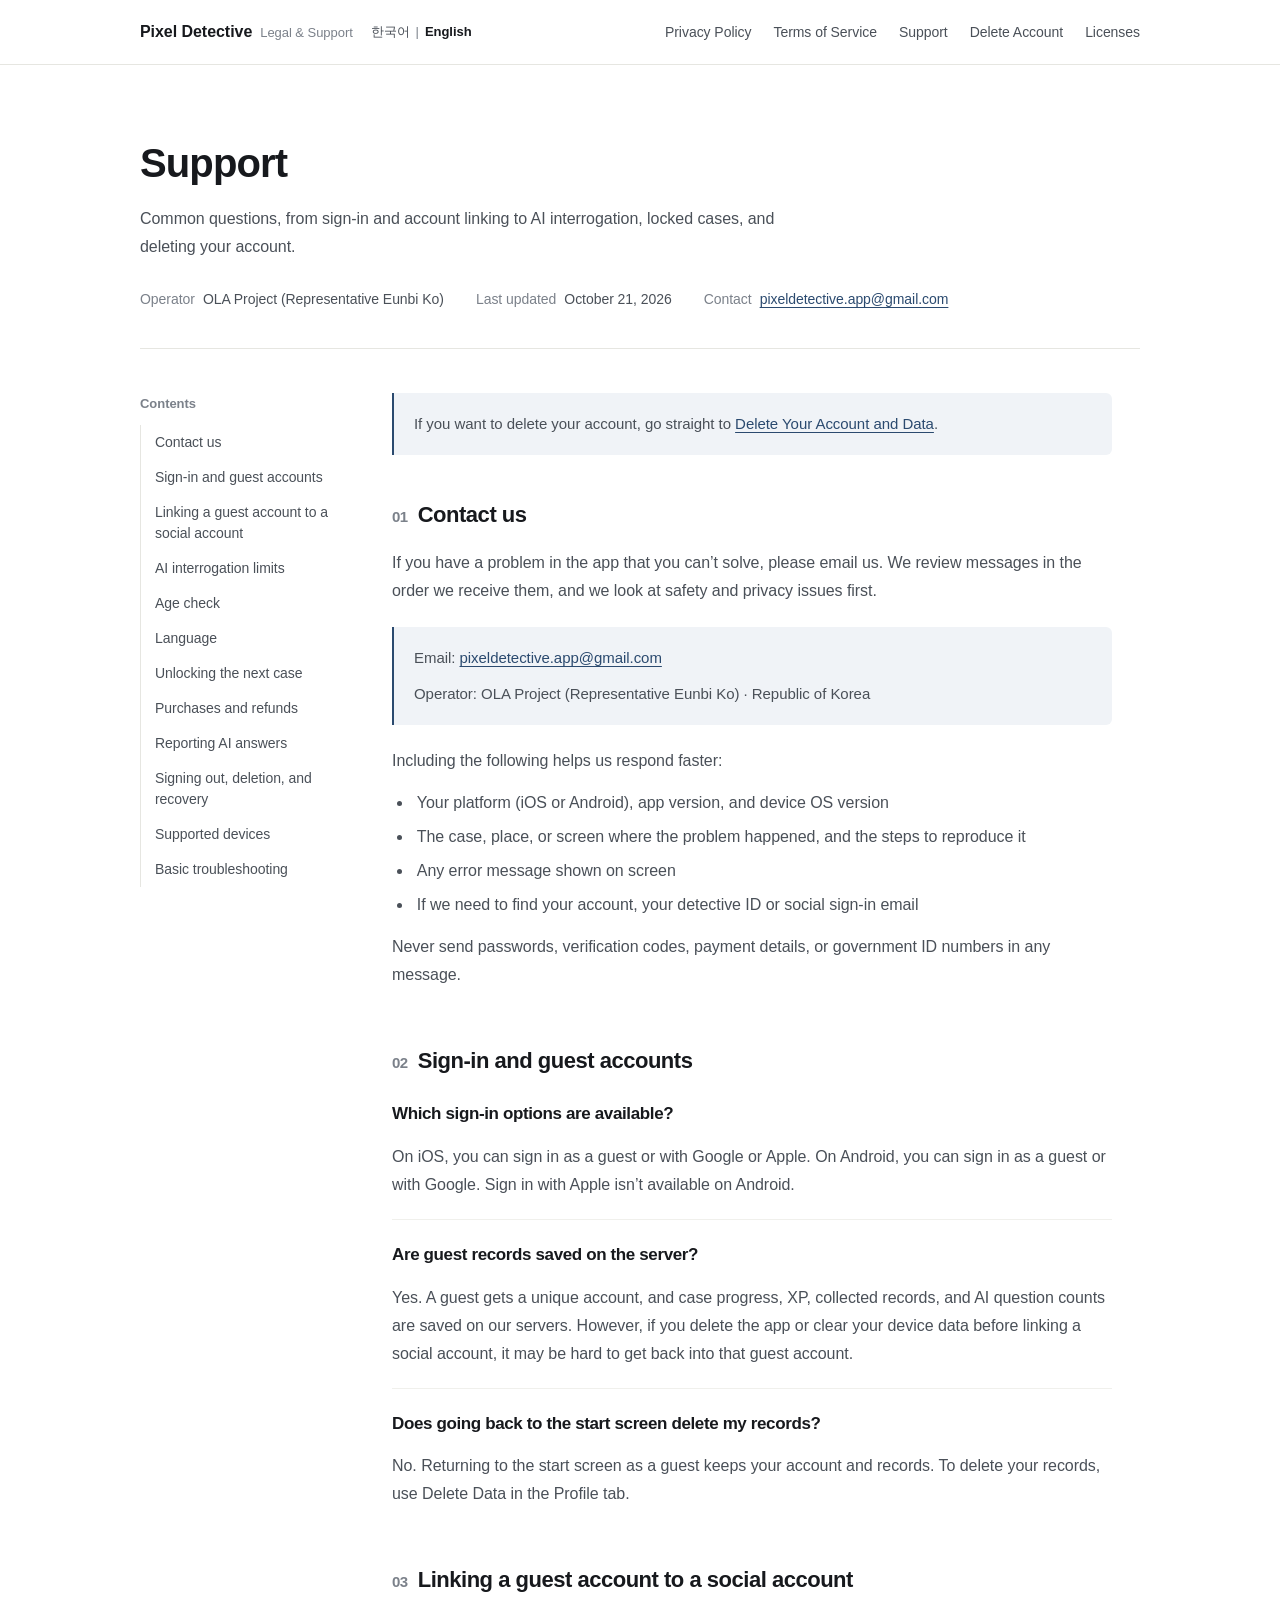
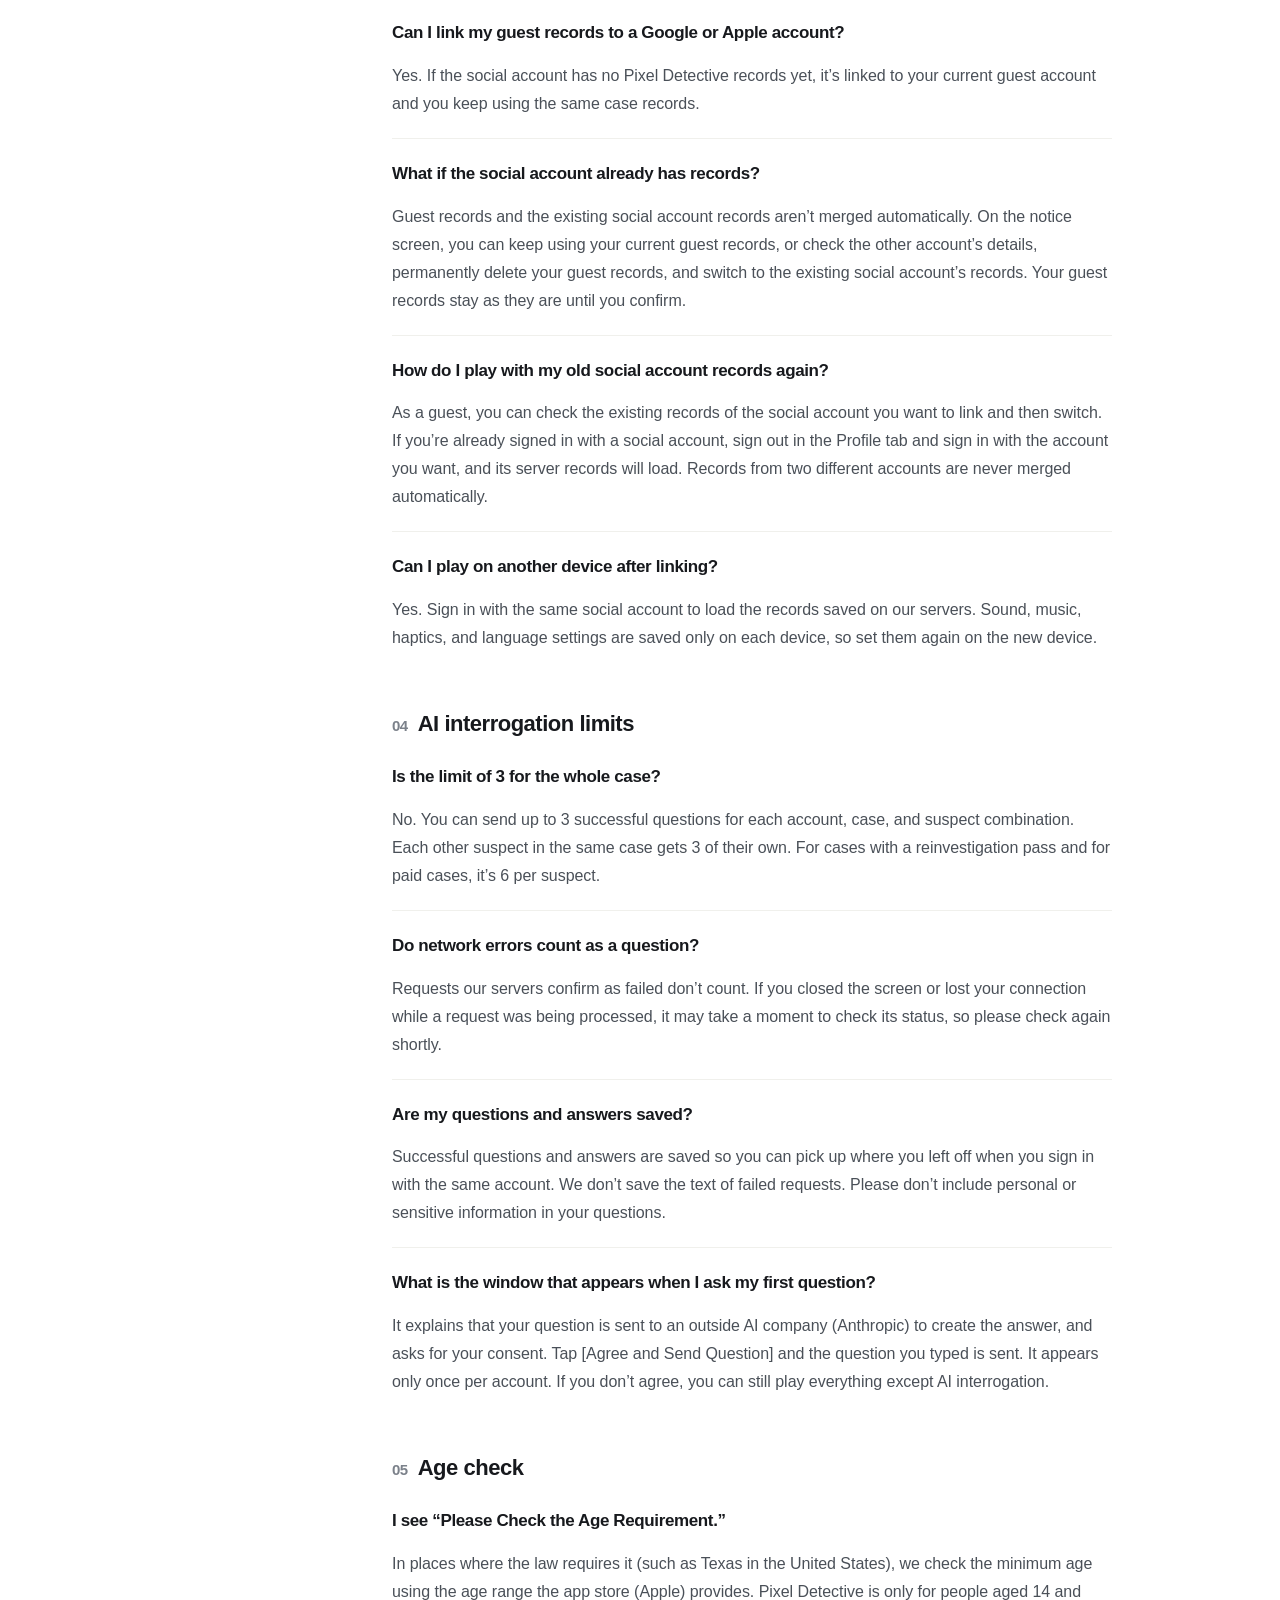
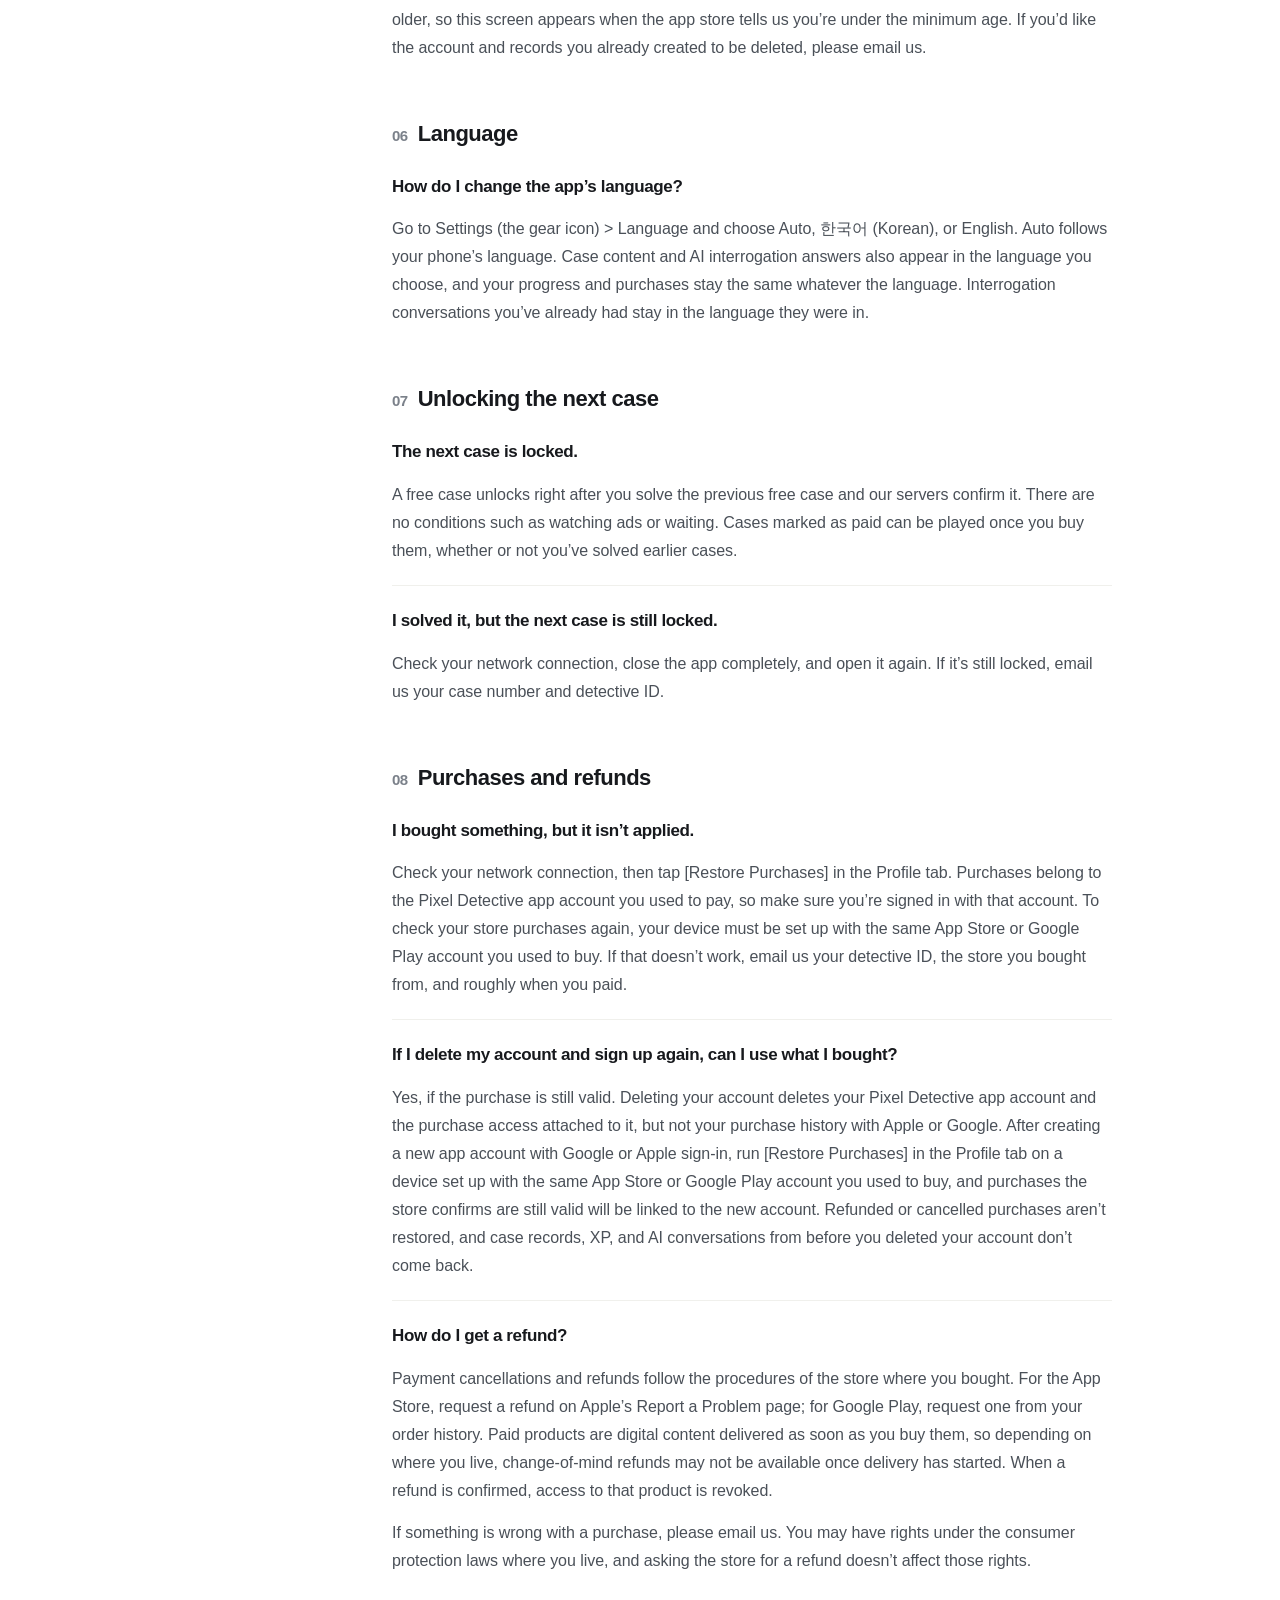
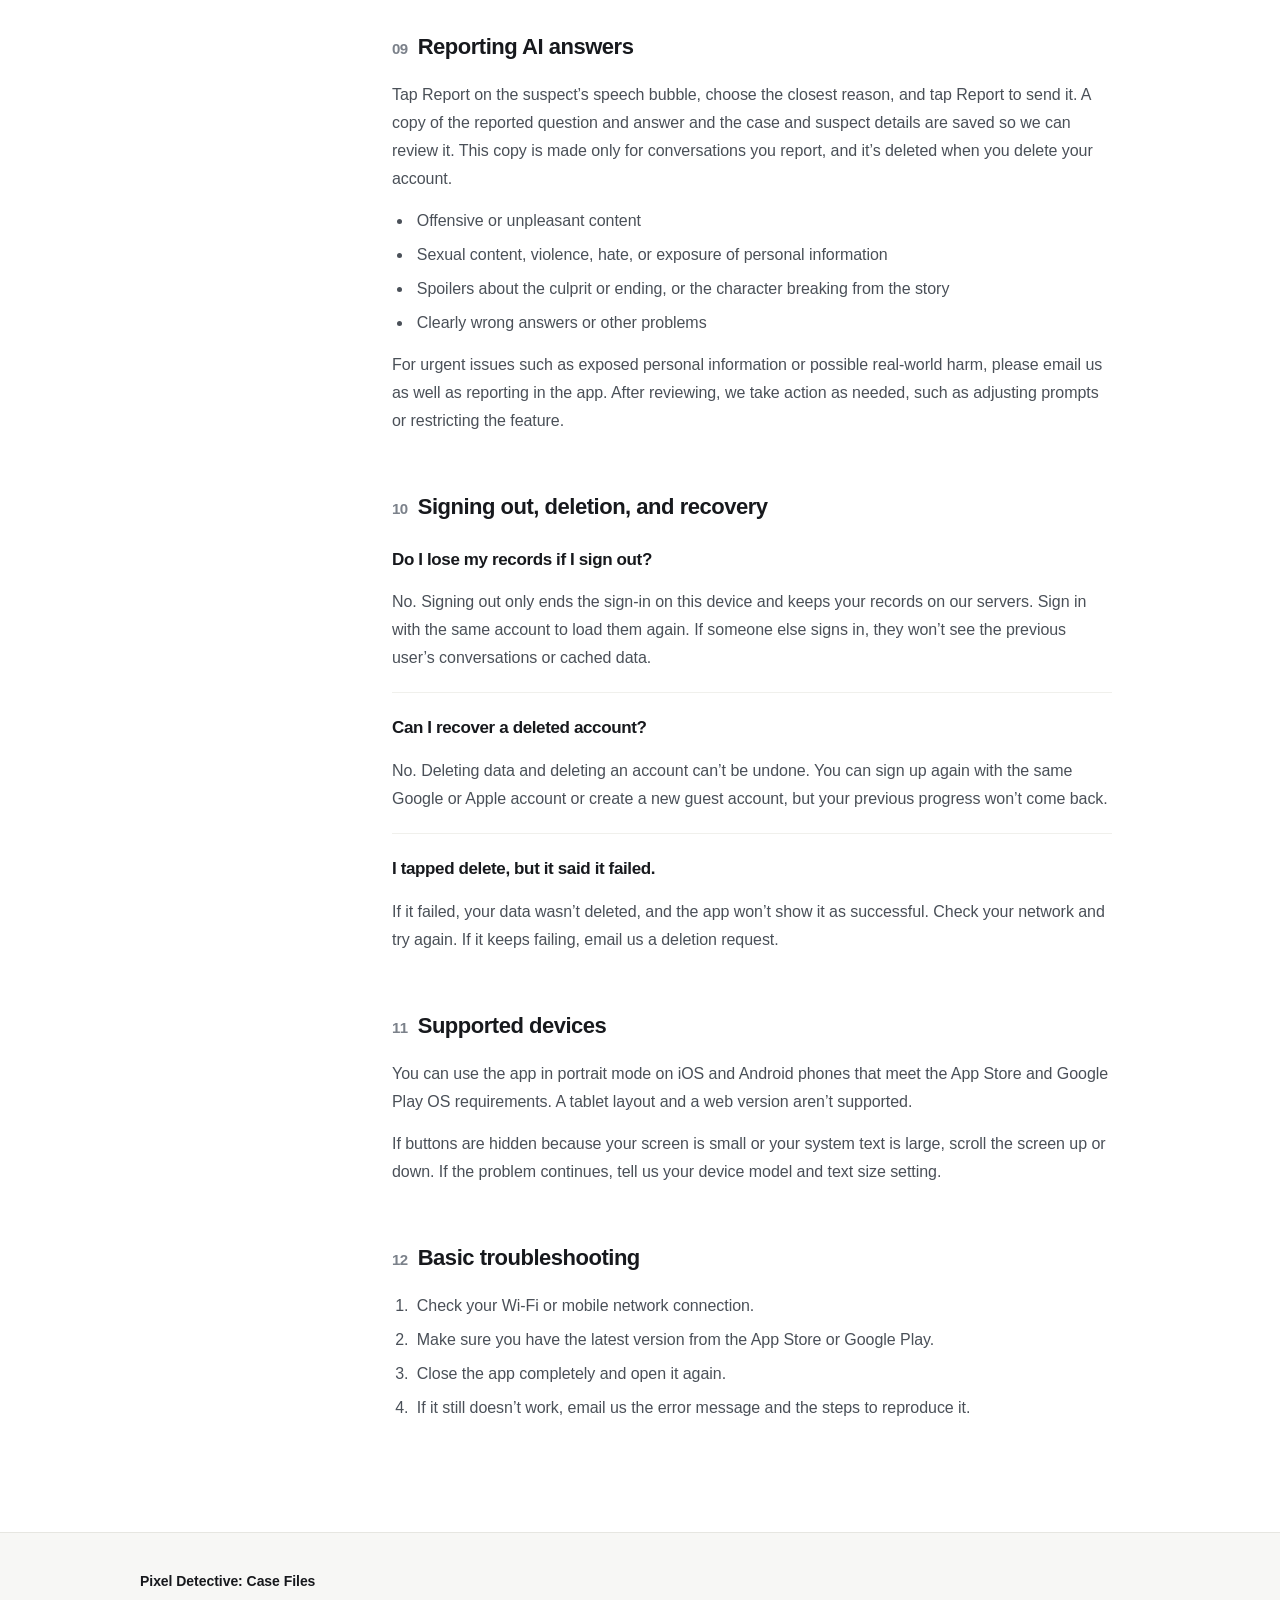
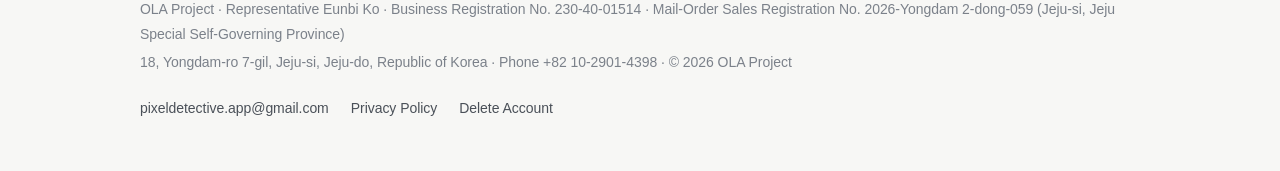
<file: en/support/index.html>
<!DOCTYPE html><html lang="ko"><head><meta charSet="utf-8"/><meta name="viewport" content="width=device-width, initial-scale=1"/><link rel="stylesheet" href="../../assets/index-BiB4XyvL.css" data-rsc-css-href="../../assets/index-BiB4XyvL.css" data-precedence="vite-rsc/importer-resources"/><title>Support | Pixel Detective</title><meta name="description" content="Help with sign-in, account linking, AI interrogation, locked cases, reports, purchases, and deleting your data."/><meta name="application-name" content="픽셀 탐정: 사건 파일"/><meta property="og:title" content="Support | Pixel Detective"/><meta property="og:description" content="Help with sign-in, account linking, AI interrogation, locked cases, reports, purchases, and deleting your data."/><meta property="og:locale" content="en_US"/><meta name="twitter:card" content="summary_large_image"/><meta name="twitter:title" content="픽셀 탐정 | 법률 및 지원"/><meta name="twitter:description" content="픽셀 탐정: 사건 파일의 개인정보 처리방침, 이용약관, 고객지원, 계정 삭제 및 라이선스 안내입니다."/><meta name="twitter:image" content="https://kebsz0410-afk.github.io/pixel-detective-legal/og.png"/>
</head><body><a class="skip-link" href="#main-content" lang="en">Skip to main content</a><header class="site-header" lang="en"><div class="header-inner"><div class="brand-row"><a href="../../en/" class="brand" aria-label="Pixel Detective legal and support home"><strong>Pixel Detective</strong><span>Legal &amp; Support</span></a><nav class="lang-switch" aria-label="Language"><a href="../../support/" hrefLang="ko" lang="ko">한국어</a><span aria-hidden="true">|</span><a href="../../en/support/" hrefLang="en" lang="en" aria-current="page">English</a></nav></div><nav class="main-nav" aria-label="Main menu"><a href="../../en/privacy/">Privacy Policy</a><a href="../../en/terms/">Terms of Service</a><a href="../../en/support/">Support</a><a href="../../en/account-deletion/">Delete Account</a><a href="../../en/licenses/">Licenses</a></nav></div></header><main id="main-content" lang="en"><header class="document-hero"><h1>Support</h1><p class="document-summary">Common questions, from sign-in and account linking to AI interrogation, locked cases, and deleting your account.</p><dl class="document-meta"><div><dt>Operator</dt><dd>OLA Project (Representative Eunbi Ko)</dd></div><div><dt>Last updated</dt><dd>October 21, 2026</dd></div><div><dt>Contact</dt><dd><a href="mailto:pixeldetective.app@gmail.com">pixeldetective.app@gmail.com</a></dd></div></dl></header><div class="document-layout"><nav class="toc" aria-label="Table of contents"><p>Contents</p><ol><li><a href="#contact">Contact us</a></li><li><a href="#login">Sign-in and guest accounts</a></li><li><a href="#linking">Linking a guest account to a social account</a></li><li><a href="#interrogation">AI interrogation limits</a></li><li><a href="#age">Age check</a></li><li><a href="#language">Language</a></li><li><a href="#case-lock">Unlocking the next case</a></li><li><a href="#purchases">Purchases and refunds</a></li><li><a href="#reports">Reporting AI answers</a></li><li><a href="#deletion-recovery">Signing out, deletion, and recovery</a></li><li><a href="#compatibility">Supported devices</a></li><li><a href="#troubleshooting">Basic troubleshooting</a></li></ol></nav><article class="legal-document"><div class="notice-box"><p>If you want to delete your account, go straight to<!-- --> <a href="../../en/account-deletion/">Delete Your Account and Data</a>.</p></div><section id="contact"><h2><b aria-hidden="true">01</b>Contact us</h2><p>If you have a problem in the app that you can’t solve, please email us. We review messages in the order we receive them, and we look at safety and privacy issues first.</p><div class="info-callout"><p>Email: <a href="mailto:pixeldetective.app@gmail.com">pixeldetective.app@gmail.com</a></p><p>Operator: OLA Project (Representative Eunbi Ko) · Republic of Korea</p></div><p>Including the following helps us respond faster:</p><ul><li>Your platform (iOS or Android), app version, and device OS version</li><li>The case, place, or screen where the problem happened, and the steps to reproduce it</li><li>Any error message shown on screen</li><li>If we need to find your account, your detective ID or social sign-in email</li></ul><p>Never send passwords, verification codes, payment details, or government ID numbers in any message.</p></section><section id="login"><h2><b aria-hidden="true">02</b>Sign-in and guest accounts</h2><div class="faq-list"><div class="faq-item"><h3>Which sign-in options are available?</h3><p>On iOS, you can sign in as a guest or with Google or Apple. On Android, you can sign in as a guest or with Google. Sign in with Apple isn’t available on Android.</p></div><div class="faq-item"><h3>Are guest records saved on the server?</h3><p>Yes. A guest gets a unique account, and case progress, XP, collected records, and AI question counts are saved on our servers. However, if you delete the app or clear your device data before linking a social account, it may be hard to get back into that guest account.</p></div><div class="faq-item"><h3>Does going back to the start screen delete my records?</h3><p>No. Returning to the start screen as a guest keeps your account and records. To delete your records, use Delete Data in the Profile tab.</p></div></div></section><section id="linking"><h2><b aria-hidden="true">03</b>Linking a guest account to a social account</h2><div class="faq-list"><div class="faq-item"><h3>Can I link my guest records to a Google or Apple account?</h3><p>Yes. If the social account has no Pixel Detective records yet, it’s linked to your current guest account and you keep using the same case records.</p></div><div class="faq-item"><h3>What if the social account already has records?</h3><p>Guest records and the existing social account records aren’t merged automatically. On the notice screen, you can keep using your current guest records, or check the other account’s details, permanently delete your guest records, and switch to the existing social account’s records. Your guest records stay as they are until you confirm.</p></div><div class="faq-item"><h3>How do I play with my old social account records again?</h3><p>As a guest, you can check the existing records of the social account you want to link and then switch. If you’re already signed in with a social account, sign out in the Profile tab and sign in with the account you want, and its server records will load. Records from two different accounts are never merged automatically.</p></div><div class="faq-item"><h3>Can I play on another device after linking?</h3><p>Yes. Sign in with the same social account to load the records saved on our servers. Sound, music, haptics, and language settings are saved only on each device, so set them again on the new device.</p></div></div></section><section id="interrogation"><h2><b aria-hidden="true">04</b>AI interrogation limits</h2><div class="faq-list"><div class="faq-item"><h3>Is the limit of 3 for the whole case?</h3><p>No. You can send up to 3 successful questions for each account, case, and suspect combination. Each other suspect in the same case gets 3 of their own. For cases with a reinvestigation pass and for paid cases, it’s 6 per suspect.</p></div><div class="faq-item"><h3>Do network errors count as a question?</h3><p>Requests our servers confirm as failed don’t count. If you closed the screen or lost your connection while a request was being processed, it may take a moment to check its status, so please check again shortly.</p></div><div class="faq-item"><h3>Are my questions and answers saved?</h3><p>Successful questions and answers are saved so you can pick up where you left off when you sign in with the same account. We don’t save the text of failed requests. Please don’t include personal or sensitive information in your questions.</p></div><div class="faq-item"><h3>What is the window that appears when I ask my first question?</h3><p>It explains that your question is sent to an outside AI company (Anthropic) to create the answer, and asks for your consent. Tap [Agree and Send Question] and the question you typed is sent. It appears only once per account. If you don’t agree, you can still play everything except AI interrogation.</p></div></div></section><section id="age"><h2><b aria-hidden="true">05</b>Age check</h2><div class="faq-list"><div class="faq-item"><h3>I see “Please Check the Age Requirement.”</h3><p>In places where the law requires it (such as Texas in the United States), we check the minimum age using the age range the app store (Apple) provides. Pixel Detective is only for people aged 14 and older, so this screen appears when the app store tells us you’re under the minimum age. If you’d like the account and records you already created to be deleted, please email us.</p></div></div></section><section id="language"><h2><b aria-hidden="true">06</b>Language</h2><div class="faq-list"><div class="faq-item"><h3>How do I change the app’s language?</h3><p>Go to Settings (the gear icon) &gt; Language and choose Auto, 한국어 (Korean), or English. Auto follows your phone’s language. Case content and AI interrogation answers also appear in the language you choose, and your progress and purchases stay the same whatever the language. Interrogation conversations you’ve already had stay in the language they were in.</p></div></div></section><section id="case-lock"><h2><b aria-hidden="true">07</b>Unlocking the next case</h2><div class="faq-list"><div class="faq-item"><h3>The next case is locked.</h3><p>A free case unlocks right after you solve the previous free case and our servers confirm it. There are no conditions such as watching ads or waiting. Cases marked as paid can be played once you buy them, whether or not you’ve solved earlier cases.</p></div><div class="faq-item"><h3>I solved it, but the next case is still locked.</h3><p>Check your network connection, close the app completely, and open it again. If it’s still locked, email us your case number and detective ID.</p></div></div></section><section id="purchases"><h2><b aria-hidden="true">08</b>Purchases and refunds</h2><div class="faq-list"><div class="faq-item"><h3>I bought something, but it isn’t applied.</h3><p>Check your network connection, then tap [Restore Purchases] in the Profile tab. Purchases belong to the Pixel Detective app account you used to pay, so make sure you’re signed in with that account. To check your store purchases again, your device must be set up with the same App Store or Google Play account you used to buy. If that doesn’t work, email us your detective ID, the store you bought from, and roughly when you paid.</p></div><div class="faq-item"><h3>If I delete my account and sign up again, can I use what I bought?</h3><p>Yes, if the purchase is still valid. Deleting your account deletes your Pixel Detective app account and the purchase access attached to it, but not your purchase history with Apple or Google. After creating a new app account with Google or Apple sign-in, run [Restore Purchases] in the Profile tab on a device set up with the same App Store or Google Play account you used to buy, and purchases the store confirms are still valid will be linked to the new account. Refunded or cancelled purchases aren’t restored, and case records, XP, and AI conversations from before you deleted your account don’t come back.</p></div><div class="faq-item"><h3>How do I get a refund?</h3><p>Payment cancellations and refunds follow the procedures of the store where you bought. For the App Store, request a refund on Apple’s Report a Problem page; for Google Play, request one from your order history. Paid products are digital content delivered as soon as you buy them, so depending on where you live, change-of-mind refunds may not be available once delivery has started. When a refund is confirmed, access to that product is revoked.</p><p>If something is wrong with a purchase, please email us. You may have rights under the consumer protection laws where you live, and asking the store for a refund doesn’t affect those rights.</p></div></div></section><section id="reports"><h2><b aria-hidden="true">09</b>Reporting AI answers</h2><p>Tap Report on the suspect’s speech bubble, choose the closest reason, and tap Report to send it. A copy of the reported question and answer and the case and suspect details are saved so we can review it. This copy is made only for conversations you report, and it’s deleted when you delete your account.</p><ul><li>Offensive or unpleasant content</li><li>Sexual content, violence, hate, or exposure of personal information</li><li>Spoilers about the culprit or ending, or the character breaking from the story</li><li>Clearly wrong answers or other problems</li></ul><p>For urgent issues such as exposed personal information or possible real-world harm, please email us as well as reporting in the app. After reviewing, we take action as needed, such as adjusting prompts or restricting the feature.</p></section><section id="deletion-recovery"><h2><b aria-hidden="true">10</b>Signing out, deletion, and recovery</h2><div class="faq-list"><div class="faq-item"><h3>Do I lose my records if I sign out?</h3><p>No. Signing out only ends the sign-in on this device and keeps your records on our servers. Sign in with the same account to load them again. If someone else signs in, they won’t see the previous user’s conversations or cached data.</p></div><div class="faq-item"><h3>Can I recover a deleted account?</h3><p>No. Deleting data and deleting an account can’t be undone. You can sign up again with the same Google or Apple account or create a new guest account, but your previous progress won’t come back.</p></div><div class="faq-item"><h3>I tapped delete, but it said it failed.</h3><p>If it failed, your data wasn’t deleted, and the app won’t show it as successful. Check your network and try again. If it keeps failing, email us a deletion request.</p></div></div></section><section id="compatibility"><h2><b aria-hidden="true">11</b>Supported devices</h2><p>You can use the app in portrait mode on iOS and Android phones that meet the App Store and Google Play OS requirements. A tablet layout and a web version aren’t supported.</p><p>If buttons are hidden because your screen is small or your system text is large, scroll the screen up or down. If the problem continues, tell us your device model and text size setting.</p></section><section id="troubleshooting"><h2><b aria-hidden="true">12</b>Basic troubleshooting</h2><ol><li>Check your Wi-Fi or mobile network connection.</li><li>Make sure you have the latest version from the App Store or Google Play.</li><li>Close the app completely and open it again.</li><li>If it still doesn’t work, email us the error message and the steps to reproduce it.</li></ol></section></article></div></main><footer class="site-footer" lang="en"><div class="footer-inner"><div><strong>Pixel Detective: Case Files</strong><p>OLA Project · Representative Eunbi Ko · Business Registration No. 230-40-01514 · Mail-Order Sales Registration No. 2026-Yongdam 2-dong-059 (Jeju-si, Jeju Special Self-Governing Province)</p><p>18, Yongdam-ro 7-gil, Jeju-si, Jeju-do, Republic of Korea · Phone +82 10-2901-4398 · © 2026 OLA Project</p></div><div class="footer-links" aria-label="Footer menu"><a href="mailto:pixeldetective.app@gmail.com">pixeldetective.app@gmail.com</a><a href="../../en/privacy/">Privacy Policy</a><a href="../../en/account-deletion/">Delete Account</a></div></div></footer></body></html>
</file>
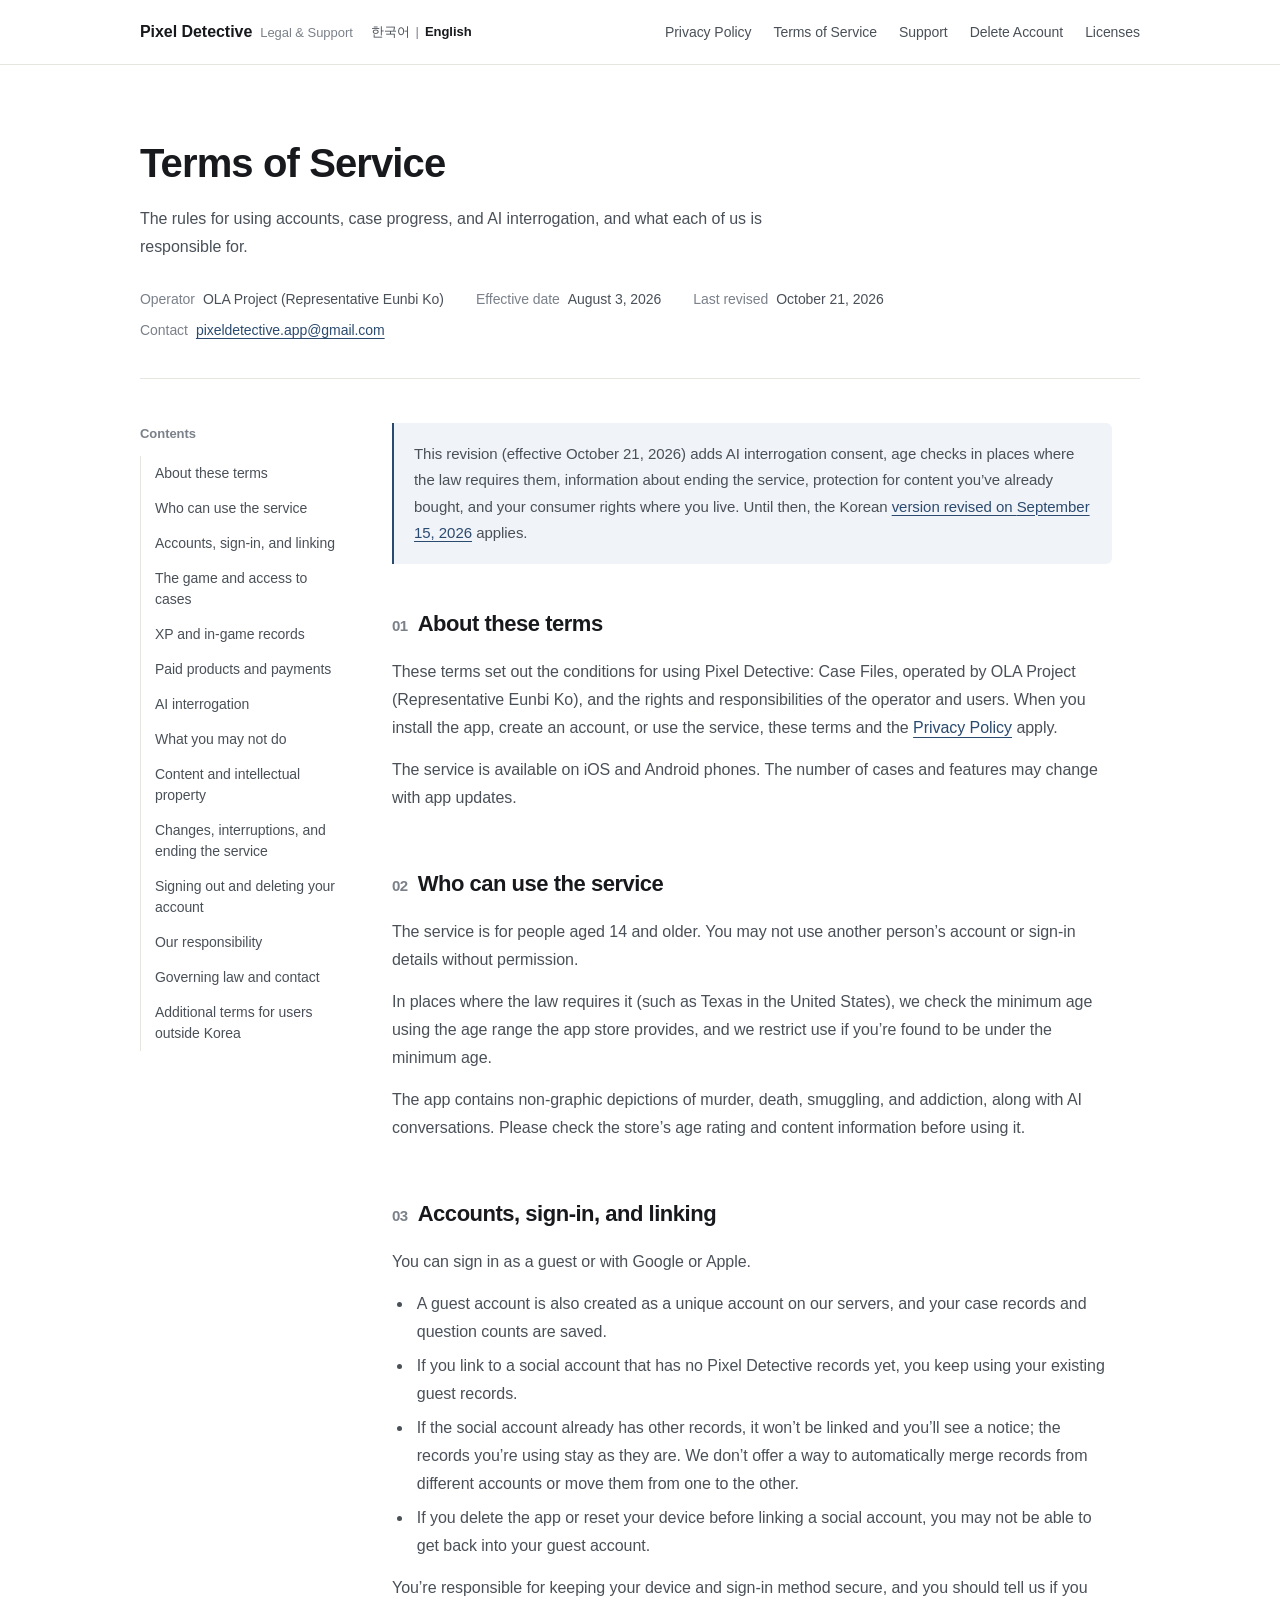
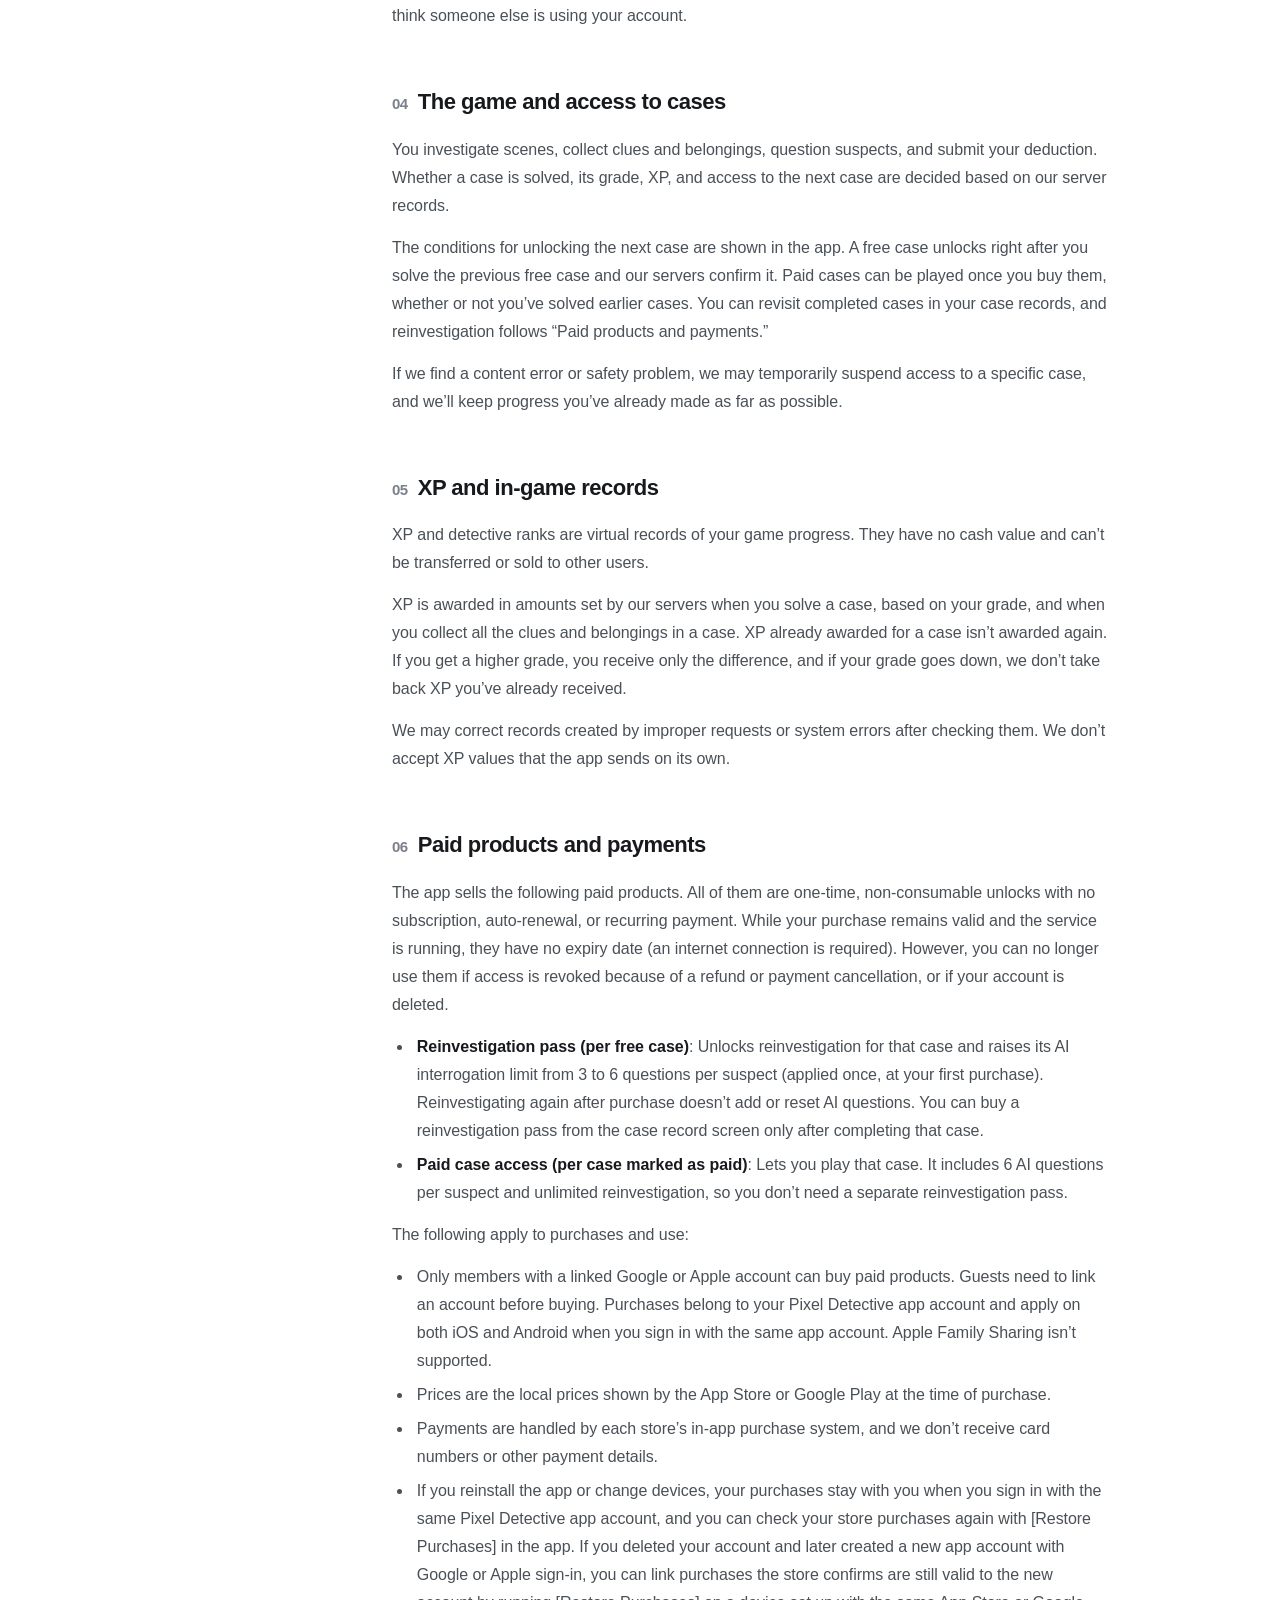
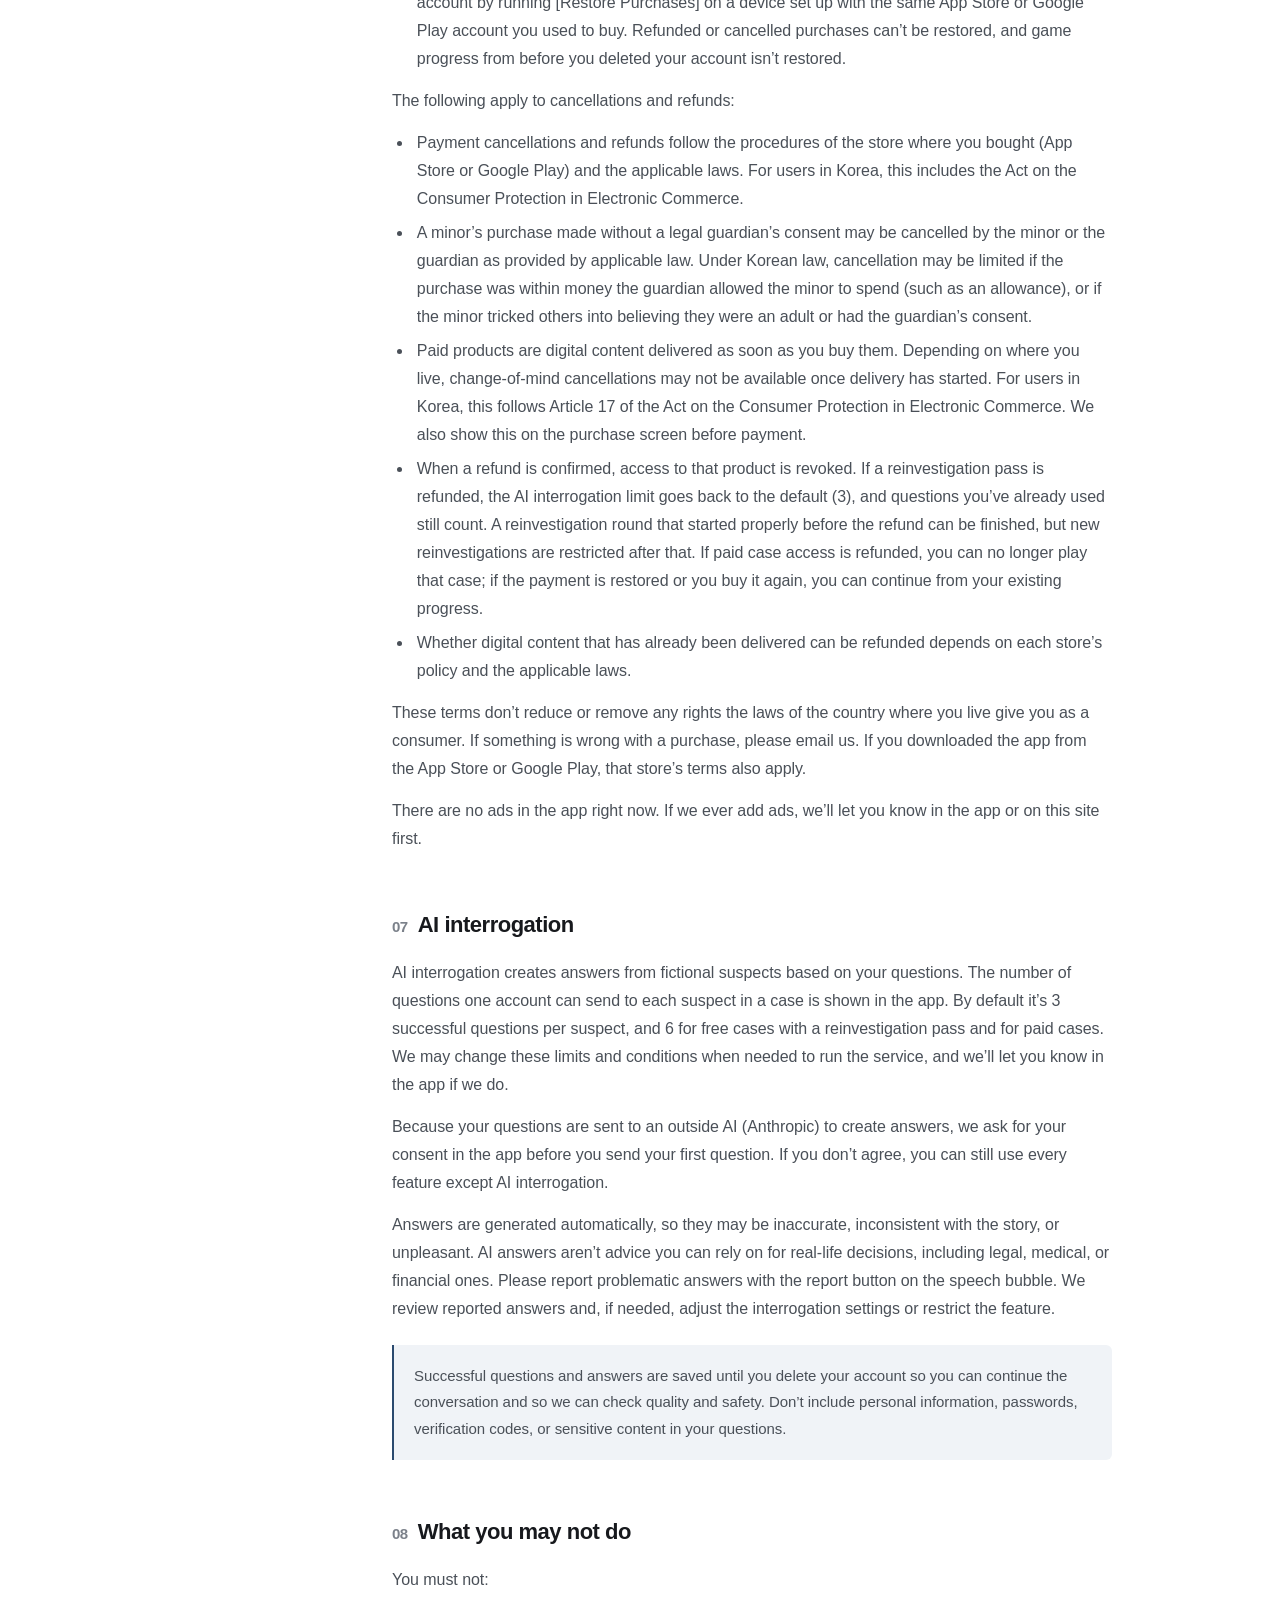
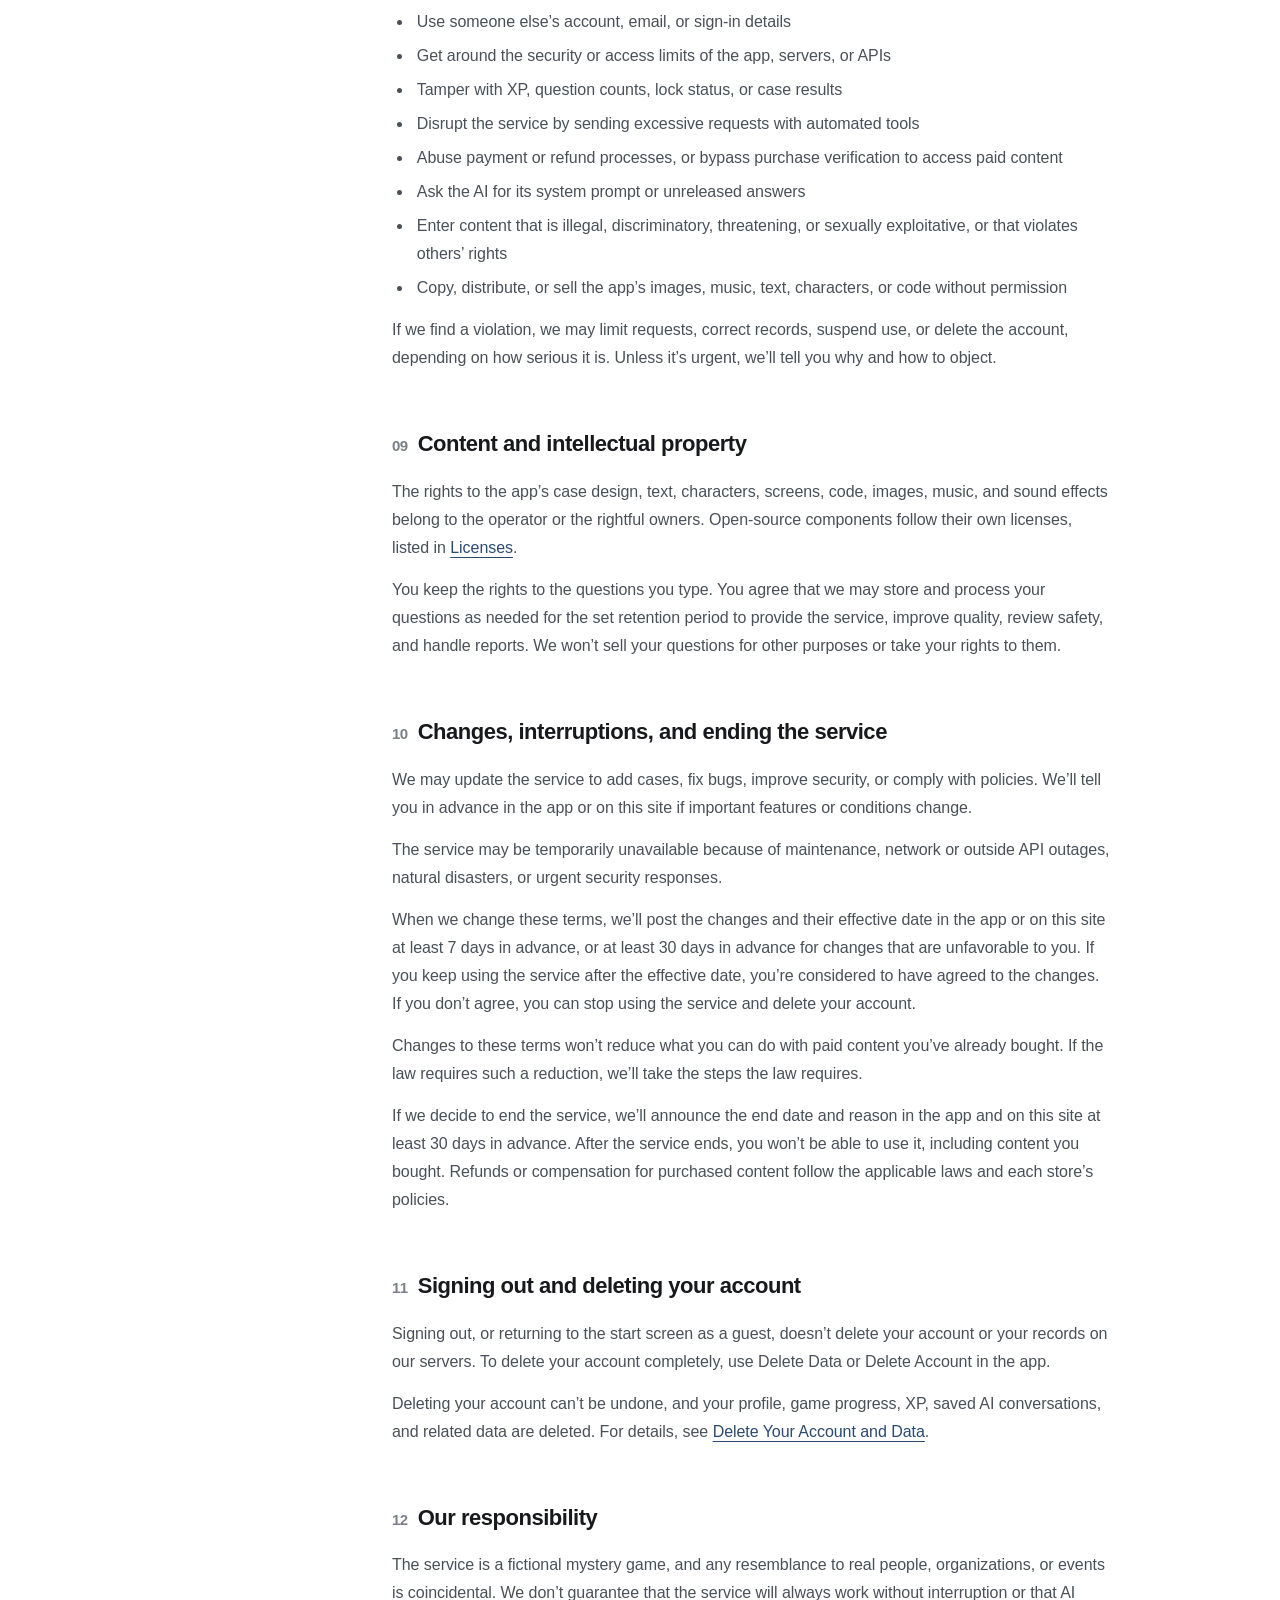
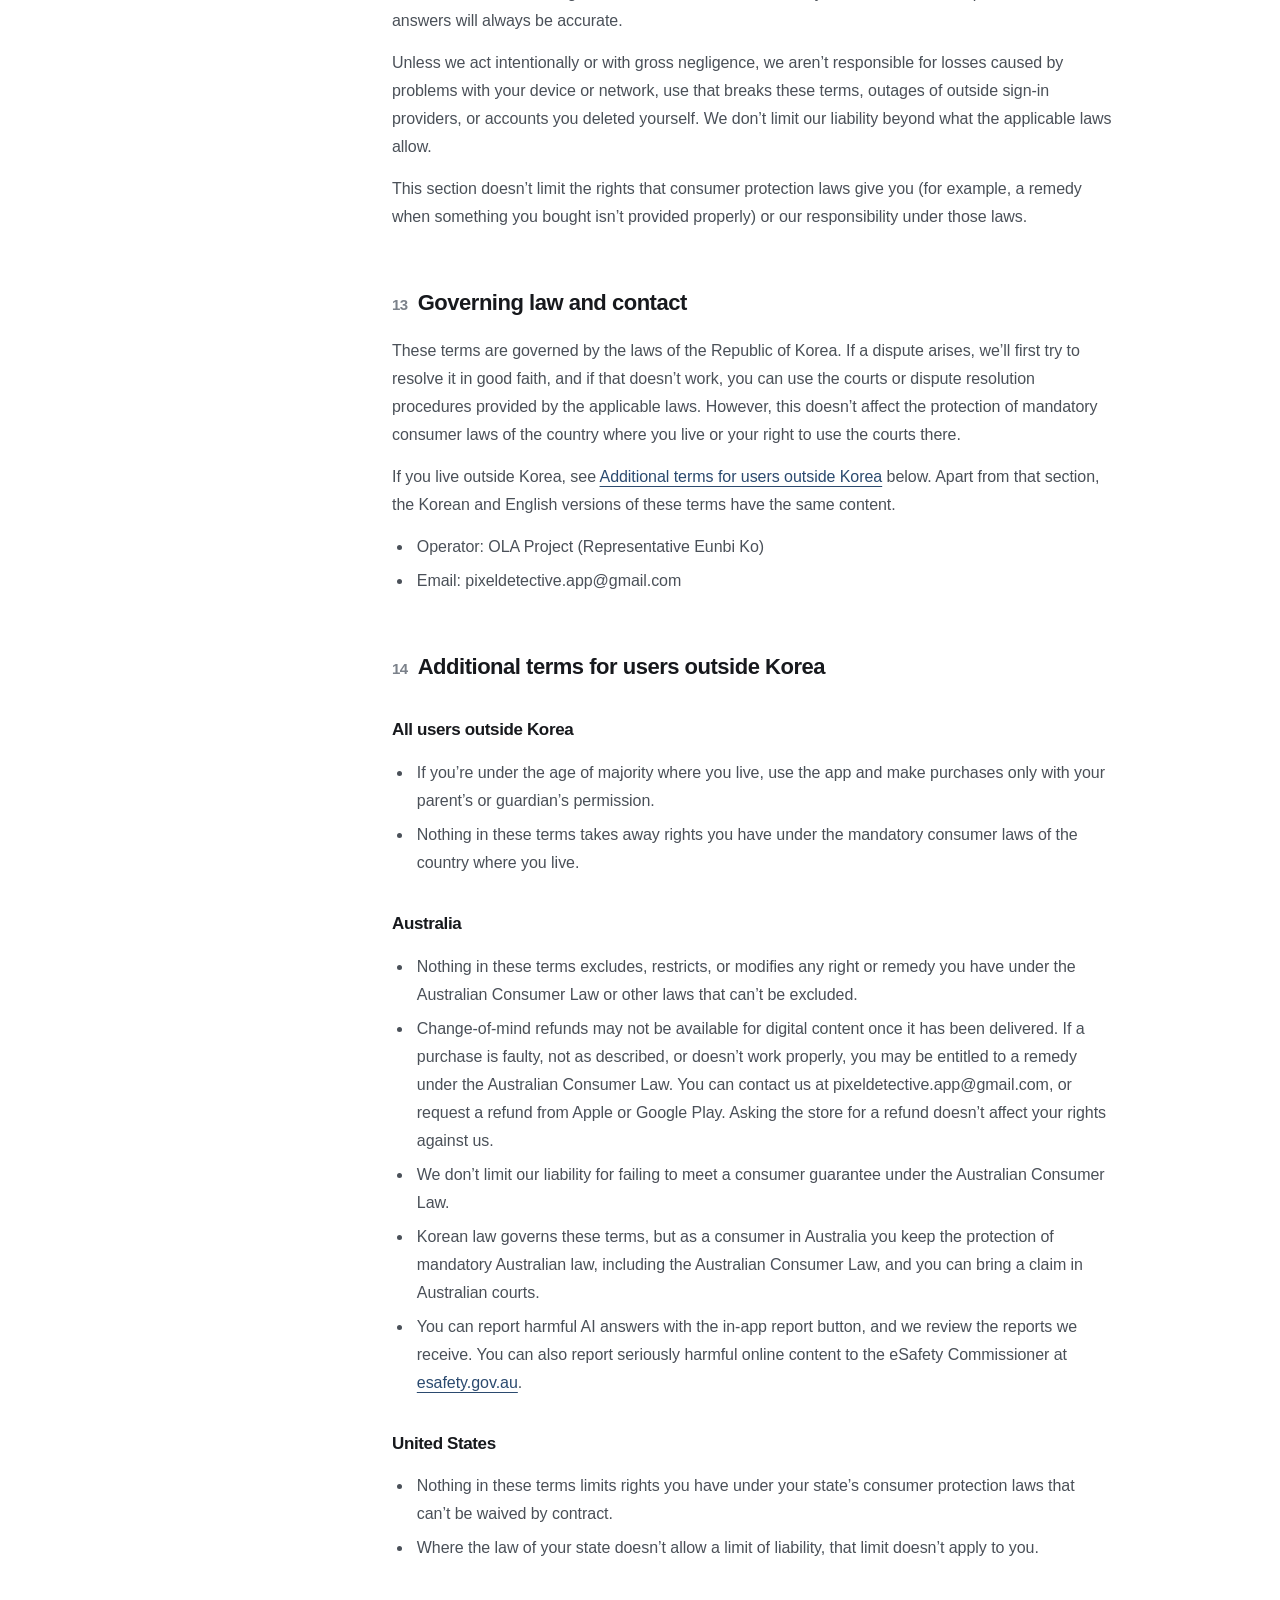
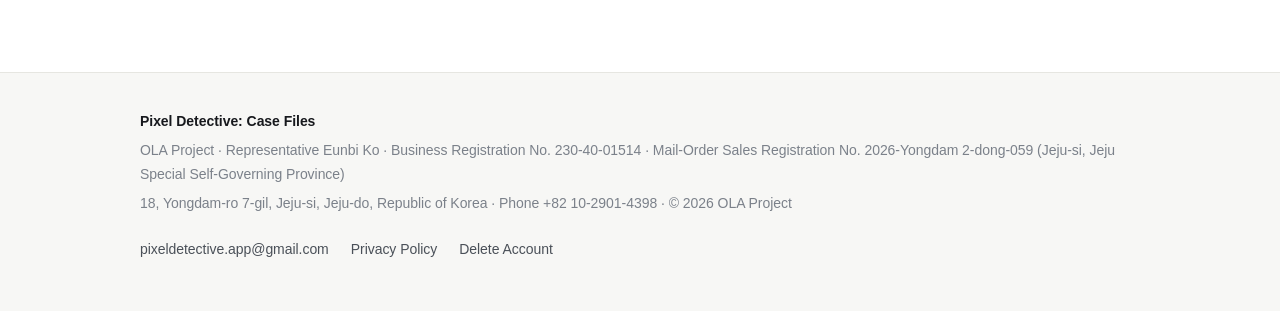
<file: en/terms/index.html>
<!DOCTYPE html><html lang="ko"><head><meta charSet="utf-8"/><meta name="viewport" content="width=device-width, initial-scale=1"/><link rel="stylesheet" href="../../assets/index-BiB4XyvL.css" data-rsc-css-href="../../assets/index-BiB4XyvL.css" data-precedence="vite-rsc/importer-resources"/><title>Terms of Service | Pixel Detective</title><meta name="description" content="The rules for using Pixel Detective: Case Files, including accounts, case progress, AI interrogation, and purchases."/><meta name="application-name" content="픽셀 탐정: 사건 파일"/><meta property="og:title" content="Terms of Service | Pixel Detective"/><meta property="og:description" content="The rules for using Pixel Detective: Case Files, including accounts, case progress, AI interrogation, and purchases."/><meta property="og:locale" content="en_US"/><meta name="twitter:card" content="summary_large_image"/><meta name="twitter:title" content="픽셀 탐정 | 법률 및 지원"/><meta name="twitter:description" content="픽셀 탐정: 사건 파일의 개인정보 처리방침, 이용약관, 고객지원, 계정 삭제 및 라이선스 안내입니다."/><meta name="twitter:image" content="https://kebsz0410-afk.github.io/pixel-detective-legal/og.png"/>
</head><body><a class="skip-link" href="#main-content" lang="en">Skip to main content</a><header class="site-header" lang="en"><div class="header-inner"><div class="brand-row"><a href="../../en/" class="brand" aria-label="Pixel Detective legal and support home"><strong>Pixel Detective</strong><span>Legal &amp; Support</span></a><nav class="lang-switch" aria-label="Language"><a href="../../terms/" hrefLang="ko" lang="ko">한국어</a><span aria-hidden="true">|</span><a href="../../en/terms/" hrefLang="en" lang="en" aria-current="page">English</a></nav></div><nav class="main-nav" aria-label="Main menu"><a href="../../en/privacy/">Privacy Policy</a><a href="../../en/terms/">Terms of Service</a><a href="../../en/support/">Support</a><a href="../../en/account-deletion/">Delete Account</a><a href="../../en/licenses/">Licenses</a></nav></div></header><main id="main-content" lang="en"><header class="document-hero"><h1>Terms of Service</h1><p class="document-summary">The rules for using accounts, case progress, and AI interrogation, and what each of us is responsible for.</p><dl class="document-meta"><div><dt>Operator</dt><dd>OLA Project (Representative Eunbi Ko)</dd></div><div><dt>Effective date</dt><dd>August 3, 2026</dd></div><div><dt>Last revised</dt><dd>October 21, 2026</dd></div><div><dt>Contact</dt><dd><a href="mailto:pixeldetective.app@gmail.com">pixeldetective.app@gmail.com</a></dd></div></dl></header><div class="document-layout"><nav class="toc" aria-label="Table of contents"><p>Contents</p><ol><li><a href="#purpose">About these terms</a></li><li><a href="#eligibility">Who can use the service</a></li><li><a href="#accounts">Accounts, sign-in, and linking</a></li><li><a href="#service">The game and access to cases</a></li><li><a href="#xp">XP and in-game records</a></li><li><a href="#paid-and-ads">Paid products and payments</a></li><li><a href="#ai">AI interrogation</a></li><li><a href="#conduct">What you may not do</a></li><li><a href="#intellectual-property">Content and intellectual property</a></li><li><a href="#changes-and-availability">Changes, interruptions, and ending the service</a></li><li><a href="#termination">Signing out and deleting your account</a></li><li><a href="#disclaimer">Our responsibility</a></li><li><a href="#law-and-contact">Governing law and contact</a></li><li><a href="#regional">Additional terms for users outside Korea</a></li></ol></nav><article class="legal-document"><div class="notice-box"><p>This revision (effective <!-- -->October 21, 2026<!-- -->) adds AI interrogation consent, age checks in places where the law requires them, information about ending the service, protection for content you’ve already bought, and your consumer rights where you live. Until then, the Korean <a href="../../terms/2026-09-15/">version revised on <!-- -->September 15, 2026</a> <!-- -->applies.</p></div><section id="purpose"><h2><b aria-hidden="true">01</b>About these terms</h2><p>These terms set out the conditions for using Pixel Detective: Case Files, operated by OLA Project (Representative Eunbi Ko), and the rights and responsibilities of the operator and users. When you install the app, create an account, or use the service, these terms and the<!-- --> <a href="../../en/privacy/">Privacy Policy</a> apply.</p><p>The service is available on iOS and Android phones. The number of cases and features may change with app updates.</p></section><section id="eligibility"><h2><b aria-hidden="true">02</b>Who can use the service</h2><p>The service is for people aged 14 and older. You may not use another person’s account or sign-in details without permission.</p><p>In places where the law requires it (such as Texas in the United States), we check the minimum age using the age range the app store provides, and we restrict use if you’re found to be under the minimum age.</p><p>The app contains non-graphic depictions of murder, death, smuggling, and addiction, along with AI conversations. Please check the store’s age rating and content information before using it.</p></section><section id="accounts"><h2><b aria-hidden="true">03</b>Accounts, sign-in, and linking</h2><p>You can sign in as a guest or with Google or Apple.</p><ul><li>A guest account is also created as a unique account on our servers, and your case records and question counts are saved.</li><li>If you link to a social account that has no Pixel Detective records yet, you keep using your existing guest records.</li><li>If the social account already has other records, it won’t be linked and you’ll see a notice; the records you’re using stay as they are. We don’t offer a way to automatically merge records from different accounts or move them from one to the other.</li><li>If you delete the app or reset your device before linking a social account, you may not be able to get back into your guest account.</li></ul><p>You’re responsible for keeping your device and sign-in method secure, and you should tell us if you think someone else is using your account.</p></section><section id="service"><h2><b aria-hidden="true">04</b>The game and access to cases</h2><p>You investigate scenes, collect clues and belongings, question suspects, and submit your deduction. Whether a case is solved, its grade, XP, and access to the next case are decided based on our server records.</p><p>The conditions for unlocking the next case are shown in the app. A free case unlocks right after you solve the previous free case and our servers confirm it. Paid cases can be played once you buy them, whether or not you’ve solved earlier cases. You can revisit completed cases in your case records, and reinvestigation follows “Paid products and payments.”</p><p>If we find a content error or safety problem, we may temporarily suspend access to a specific case, and we’ll keep progress you’ve already made as far as possible.</p></section><section id="xp"><h2><b aria-hidden="true">05</b>XP and in-game records</h2><p>XP and detective ranks are virtual records of your game progress. They have no cash value and can’t be transferred or sold to other users.</p><p>XP is awarded in amounts set by our servers when you solve a case, based on your grade, and when you collect all the clues and belongings in a case. XP already awarded for a case isn’t awarded again. If you get a higher grade, you receive only the difference, and if your grade goes down, we don’t take back XP you’ve already received.</p><p>We may correct records created by improper requests or system errors after checking them. We don’t accept XP values that the app sends on its own.</p></section><section id="paid-and-ads"><h2><b aria-hidden="true">06</b>Paid products and payments</h2><p>The app sells the following paid products. All of them are one-time, non-consumable unlocks with no subscription, auto-renewal, or recurring payment. While your purchase remains valid and the service is running, they have no expiry date (an internet connection is required). However, you can no longer use them if access is revoked because of a refund or payment cancellation, or if your account is deleted.</p><ul><li><strong>Reinvestigation pass (per free case)</strong>: Unlocks reinvestigation for that case and raises its AI interrogation limit from 3 to 6 questions per suspect (applied once, at your first purchase). Reinvestigating again after purchase doesn’t add or reset AI questions. You can buy a reinvestigation pass from the case record screen only after completing that case.</li><li><strong>Paid case access (per case marked as paid)</strong>: Lets you play that case. It includes 6 AI questions per suspect and unlimited reinvestigation, so you don’t need a separate reinvestigation pass.</li></ul><p>The following apply to purchases and use:</p><ul><li>Only members with a linked Google or Apple account can buy paid products. Guests need to link an account before buying. Purchases belong to your Pixel Detective app account and apply on both iOS and Android when you sign in with the same app account. Apple Family Sharing isn’t supported.</li><li>Prices are the local prices shown by the App Store or Google Play at the time of purchase.</li><li>Payments are handled by each store’s in-app purchase system, and we don’t receive card numbers or other payment details.</li><li>If you reinstall the app or change devices, your purchases stay with you when you sign in with the same Pixel Detective app account, and you can check your store purchases again with [Restore Purchases] in the app. If you deleted your account and later created a new app account with Google or Apple sign-in, you can link purchases the store confirms are still valid to the new account by running [Restore Purchases] on a device set up with the same App Store or Google Play account you used to buy. Refunded or cancelled purchases can’t be restored, and game progress from before you deleted your account isn’t restored.</li></ul><p>The following apply to cancellations and refunds:</p><ul><li>Payment cancellations and refunds follow the procedures of the store where you bought (App Store or Google Play) and the applicable laws. For users in Korea, this includes the Act on the Consumer Protection in Electronic Commerce.</li><li>A minor’s purchase made without a legal guardian’s consent may be cancelled by the minor or the guardian as provided by applicable law. Under Korean law, cancellation may be limited if the purchase was within money the guardian allowed the minor to spend (such as an allowance), or if the minor tricked others into believing they were an adult or had the guardian’s consent.</li><li>Paid products are digital content delivered as soon as you buy them. Depending on where you live, change-of-mind cancellations may not be available once delivery has started. For users in Korea, this follows Article 17 of the Act on the Consumer Protection in Electronic Commerce. We also show this on the purchase screen before payment.</li><li>When a refund is confirmed, access to that product is revoked. If a reinvestigation pass is refunded, the AI interrogation limit goes back to the default (3), and questions you’ve already used still count. A reinvestigation round that started properly before the refund can be finished, but new reinvestigations are restricted after that. If paid case access is refunded, you can no longer play that case; if the payment is restored or you buy it again, you can continue from your existing progress.</li><li>Whether digital content that has already been delivered can be refunded depends on each store’s policy and the applicable laws.</li></ul><p>These terms don’t reduce or remove any rights the laws of the country where you live give you as a consumer. If something is wrong with a purchase, please email us. If you downloaded the app from the App Store or Google Play, that store’s terms also apply.</p><p>There are no ads in the app right now. If we ever add ads, we’ll let you know in the app or on this site first.</p></section><section id="ai"><h2><b aria-hidden="true">07</b>AI interrogation</h2><p>AI interrogation creates answers from fictional suspects based on your questions. The number of questions one account can send to each suspect in a case is shown in the app. By default it’s 3 successful questions per suspect, and 6 for free cases with a reinvestigation pass and for paid cases. We may change these limits and conditions when needed to run the service, and we’ll let you know in the app if we do.</p><p>Because your questions are sent to an outside AI (Anthropic) to create answers, we ask for your consent in the app before you send your first question. If you don’t agree, you can still use every feature except AI interrogation.</p><p>Answers are generated automatically, so they may be inaccurate, inconsistent with the story, or unpleasant. AI answers aren’t advice you can rely on for real-life decisions, including legal, medical, or financial ones. Please report problematic answers with the report button on the speech bubble. We review reported answers and, if needed, adjust the interrogation settings or restrict the feature.</p><div class="info-callout"><p>Successful questions and answers are saved until you delete your account so you can continue the conversation and so we can check quality and safety. Don’t include personal information, passwords, verification codes, or sensitive content in your questions.</p></div></section><section id="conduct"><h2><b aria-hidden="true">08</b>What you may not do</h2><p>You must not:</p><ul><li>Use someone else’s account, email, or sign-in details</li><li>Get around the security or access limits of the app, servers, or APIs</li><li>Tamper with XP, question counts, lock status, or case results</li><li>Disrupt the service by sending excessive requests with automated tools</li><li>Abuse payment or refund processes, or bypass purchase verification to access paid content</li><li>Ask the AI for its system prompt or unreleased answers</li><li>Enter content that is illegal, discriminatory, threatening, or sexually exploitative, or that violates others’ rights</li><li>Copy, distribute, or sell the app’s images, music, text, characters, or code without permission</li></ul><p>If we find a violation, we may limit requests, correct records, suspend use, or delete the account, depending on how serious it is. Unless it’s urgent, we’ll tell you why and how to object.</p></section><section id="intellectual-property"><h2><b aria-hidden="true">09</b>Content and intellectual property</h2><p>The rights to the app’s case design, text, characters, screens, code, images, music, and sound effects belong to the operator or the rightful owners. Open-source components follow their own licenses, listed in <a href="../../en/licenses/">Licenses</a>.</p><p>You keep the rights to the questions you type. You agree that we may store and process your questions as needed for the set retention period to provide the service, improve quality, review safety, and handle reports. We won’t sell your questions for other purposes or take your rights to them.</p></section><section id="changes-and-availability"><h2><b aria-hidden="true">10</b>Changes, interruptions, and ending the service</h2><p>We may update the service to add cases, fix bugs, improve security, or comply with policies. We’ll tell you in advance in the app or on this site if important features or conditions change.</p><p>The service may be temporarily unavailable because of maintenance, network or outside API outages, natural disasters, or urgent security responses.</p><p>When we change these terms, we’ll post the changes and their effective date in the app or on this site at least 7 days in advance, or at least 30 days in advance for changes that are unfavorable to you. If you keep using the service after the effective date, you’re considered to have agreed to the changes. If you don’t agree, you can stop using the service and delete your account.</p><p>Changes to these terms won’t reduce what you can do with paid content you’ve already bought. If the law requires such a reduction, we’ll take the steps the law requires.</p><p>If we decide to end the service, we’ll announce the end date and reason in the app and on this site at least 30 days in advance. After the service ends, you won’t be able to use it, including content you bought. Refunds or compensation for purchased content follow the applicable laws and each store’s policies.</p></section><section id="termination"><h2><b aria-hidden="true">11</b>Signing out and deleting your account</h2><p>Signing out, or returning to the start screen as a guest, doesn’t delete your account or your records on our servers. To delete your account completely, use Delete Data or Delete Account in the app.</p><p>Deleting your account can’t be undone, and your profile, game progress, XP, saved AI conversations, and related data are deleted. For details, see<!-- --> <a href="../../en/account-deletion/">Delete Your Account and Data</a>.</p></section><section id="disclaimer"><h2><b aria-hidden="true">12</b>Our responsibility</h2><p>The service is a fictional mystery game, and any resemblance to real people, organizations, or events is coincidental. We don’t guarantee that the service will always work without interruption or that AI answers will always be accurate.</p><p>Unless we act intentionally or with gross negligence, we aren’t responsible for losses caused by problems with your device or network, use that breaks these terms, outages of outside sign-in providers, or accounts you deleted yourself. We don’t limit our liability beyond what the applicable laws allow.</p><p>This section doesn’t limit the rights that consumer protection laws give you (for example, a remedy when something you bought isn’t provided properly) or our responsibility under those laws.</p></section><section id="law-and-contact"><h2><b aria-hidden="true">13</b>Governing law and contact</h2><p>These terms are governed by the laws of the Republic of Korea. If a dispute arises, we’ll first try to resolve it in good faith, and if that doesn’t work, you can use the courts or dispute resolution procedures provided by the applicable laws. However, this doesn’t affect the protection of mandatory consumer laws of the country where you live or your right to use the courts there.</p><p>If you live outside Korea, see<!-- --> <a href="#regional">Additional terms for users outside Korea</a> below. Apart from that section, the Korean and English versions of these terms have the same content.</p><ul><li>Operator: OLA Project (Representative Eunbi Ko)</li><li>Email: pixeldetective.app@gmail.com</li></ul></section><section id="regional"><h2><b aria-hidden="true">14</b>Additional terms for users outside Korea</h2><h3>All users outside Korea</h3><ul><li>If you’re under the age of majority where you live, use the app and make purchases only with your parent’s or guardian’s permission.</li><li>Nothing in these terms takes away rights you have under the mandatory consumer laws of the country where you live.</li></ul><h3>Australia</h3><ul><li>Nothing in these terms excludes, restricts, or modifies any right or remedy you have under the Australian Consumer Law or other laws that can’t be excluded.</li><li>Change-of-mind refunds may not be available for digital content once it has been delivered. If a purchase is faulty, not as described, or doesn’t work properly, you may be entitled to a remedy under the Australian Consumer Law. You can contact us at pixeldetective.app@gmail.com, or request a refund from Apple or Google Play. Asking the store for a refund doesn’t affect your rights against us.</li><li>We don’t limit our liability for failing to meet a consumer guarantee under the Australian Consumer Law.</li><li>Korean law governs these terms, but as a consumer in Australia you keep the protection of mandatory Australian law, including the Australian Consumer Law, and you can bring a claim in Australian courts.</li><li>You can report harmful AI answers with the in-app report button, and we review the reports we receive. You can also report seriously harmful online content to the eSafety Commissioner at<!-- --> <a href="https://www.esafety.gov.au" rel="noreferrer" target="_blank">esafety.gov.au</a>.</li></ul><h3>United States</h3><ul><li>Nothing in these terms limits rights you have under your state’s consumer protection laws that can’t be waived by contract.</li><li>Where the law of your state doesn’t allow a limit of liability, that limit doesn’t apply to you.</li></ul></section></article></div></main><footer class="site-footer" lang="en"><div class="footer-inner"><div><strong>Pixel Detective: Case Files</strong><p>OLA Project · Representative Eunbi Ko · Business Registration No. 230-40-01514 · Mail-Order Sales Registration No. 2026-Yongdam 2-dong-059 (Jeju-si, Jeju Special Self-Governing Province)</p><p>18, Yongdam-ro 7-gil, Jeju-si, Jeju-do, Republic of Korea · Phone +82 10-2901-4398 · © 2026 OLA Project</p></div><div class="footer-links" aria-label="Footer menu"><a href="mailto:pixeldetective.app@gmail.com">pixeldetective.app@gmail.com</a><a href="../../en/privacy/">Privacy Policy</a><a href="../../en/account-deletion/">Delete Account</a></div></div></footer></body></html>
</file>
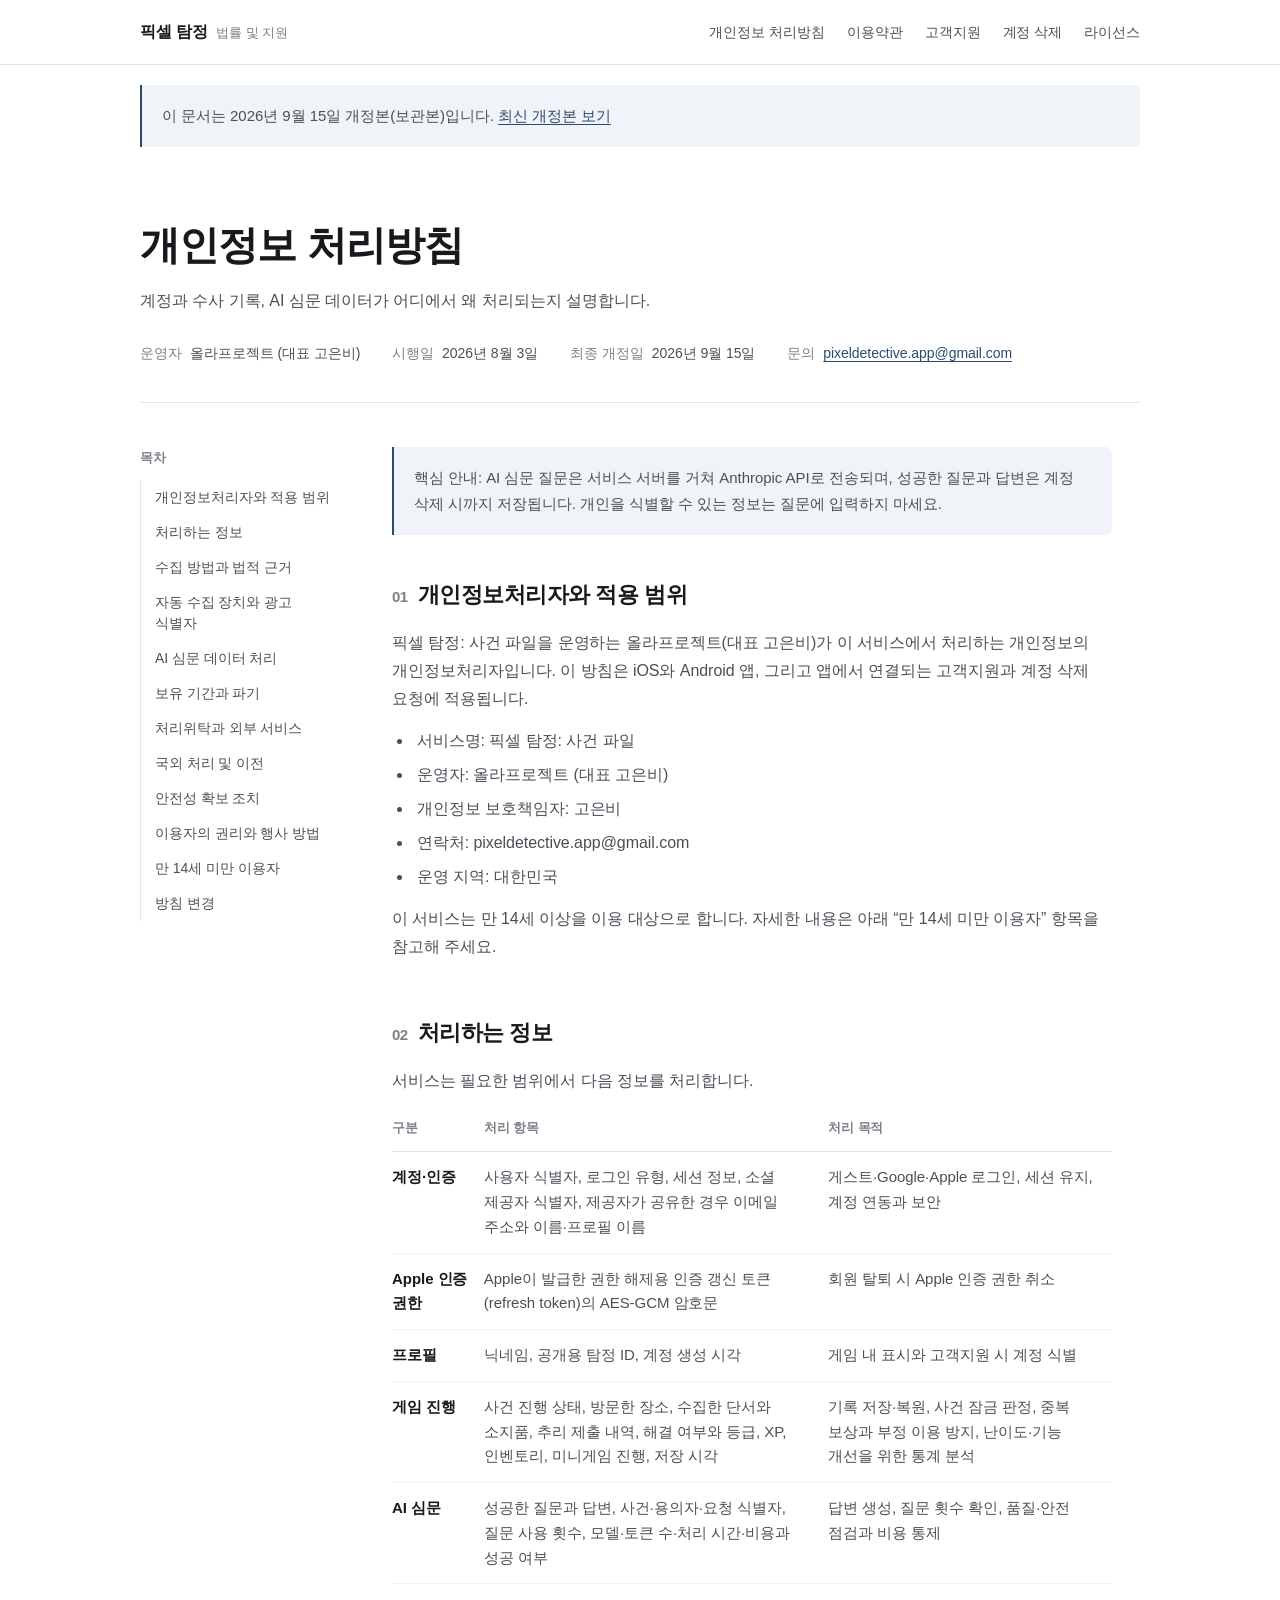
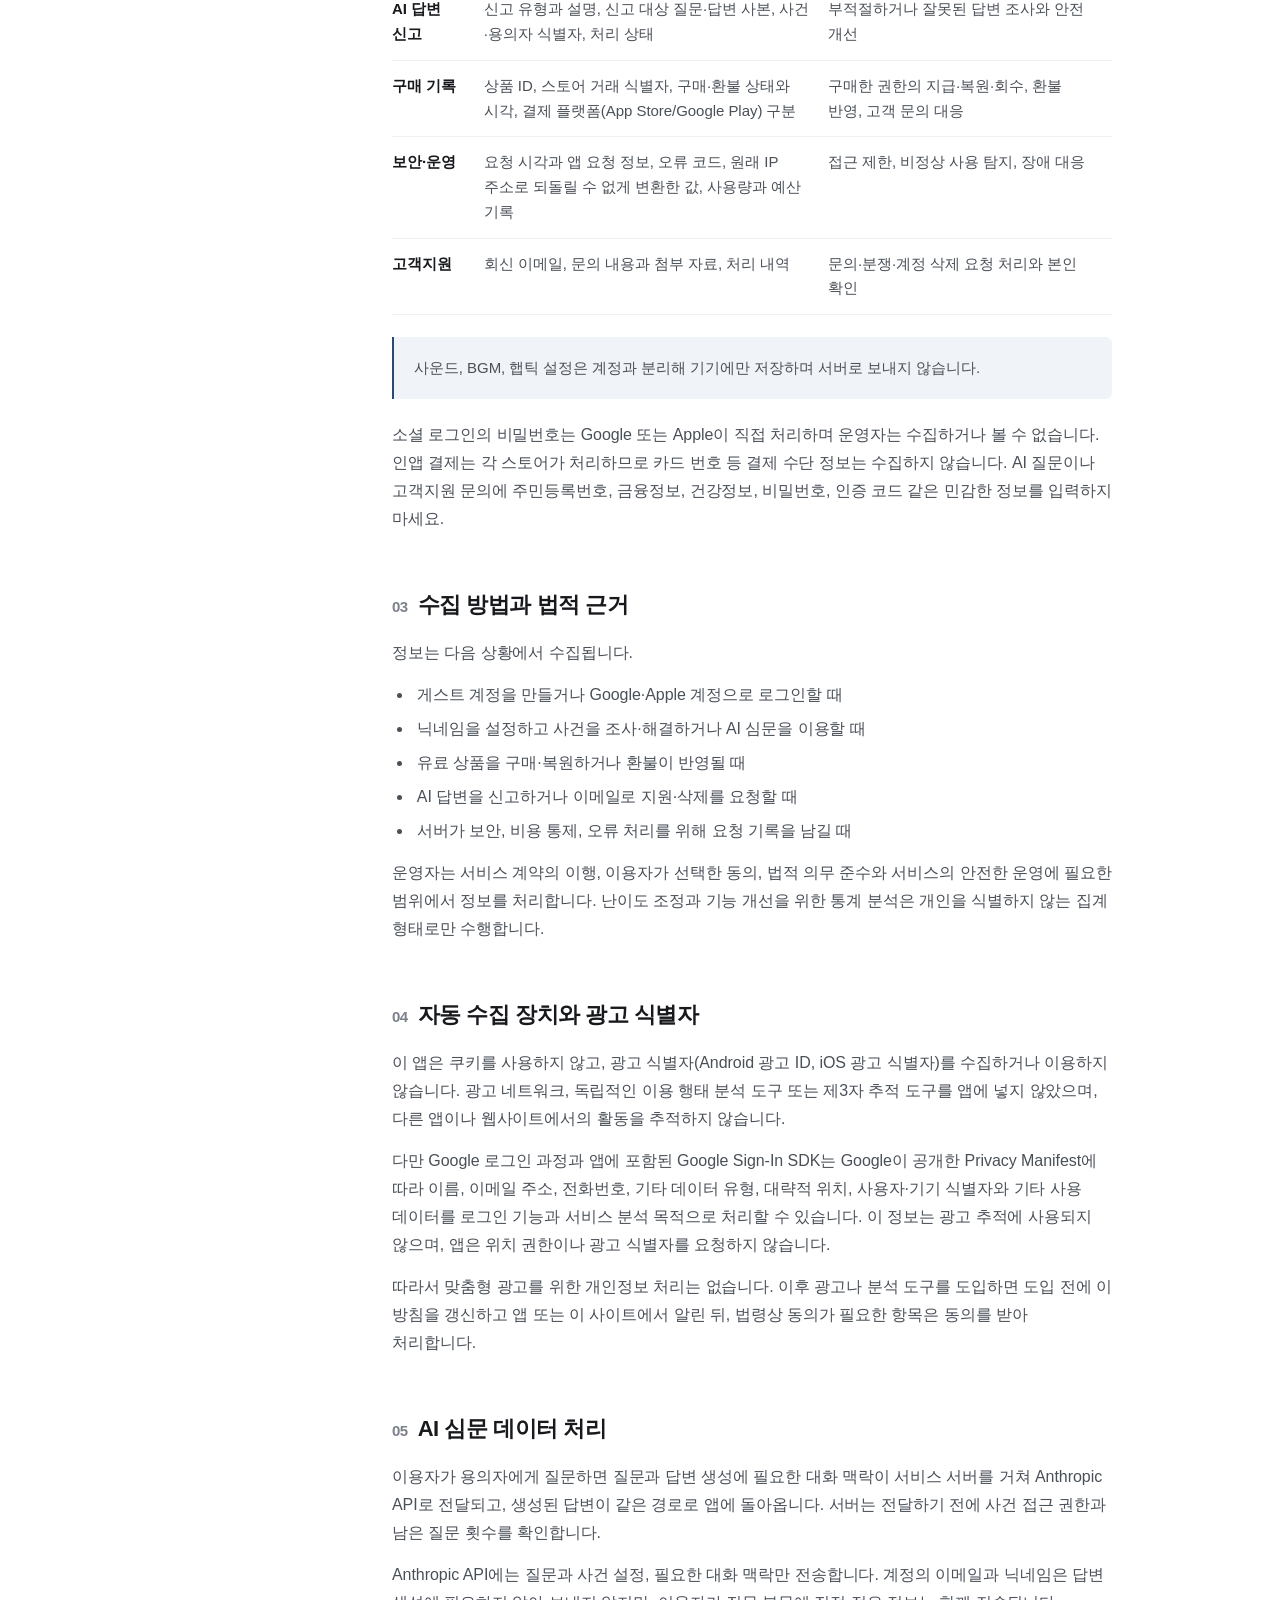
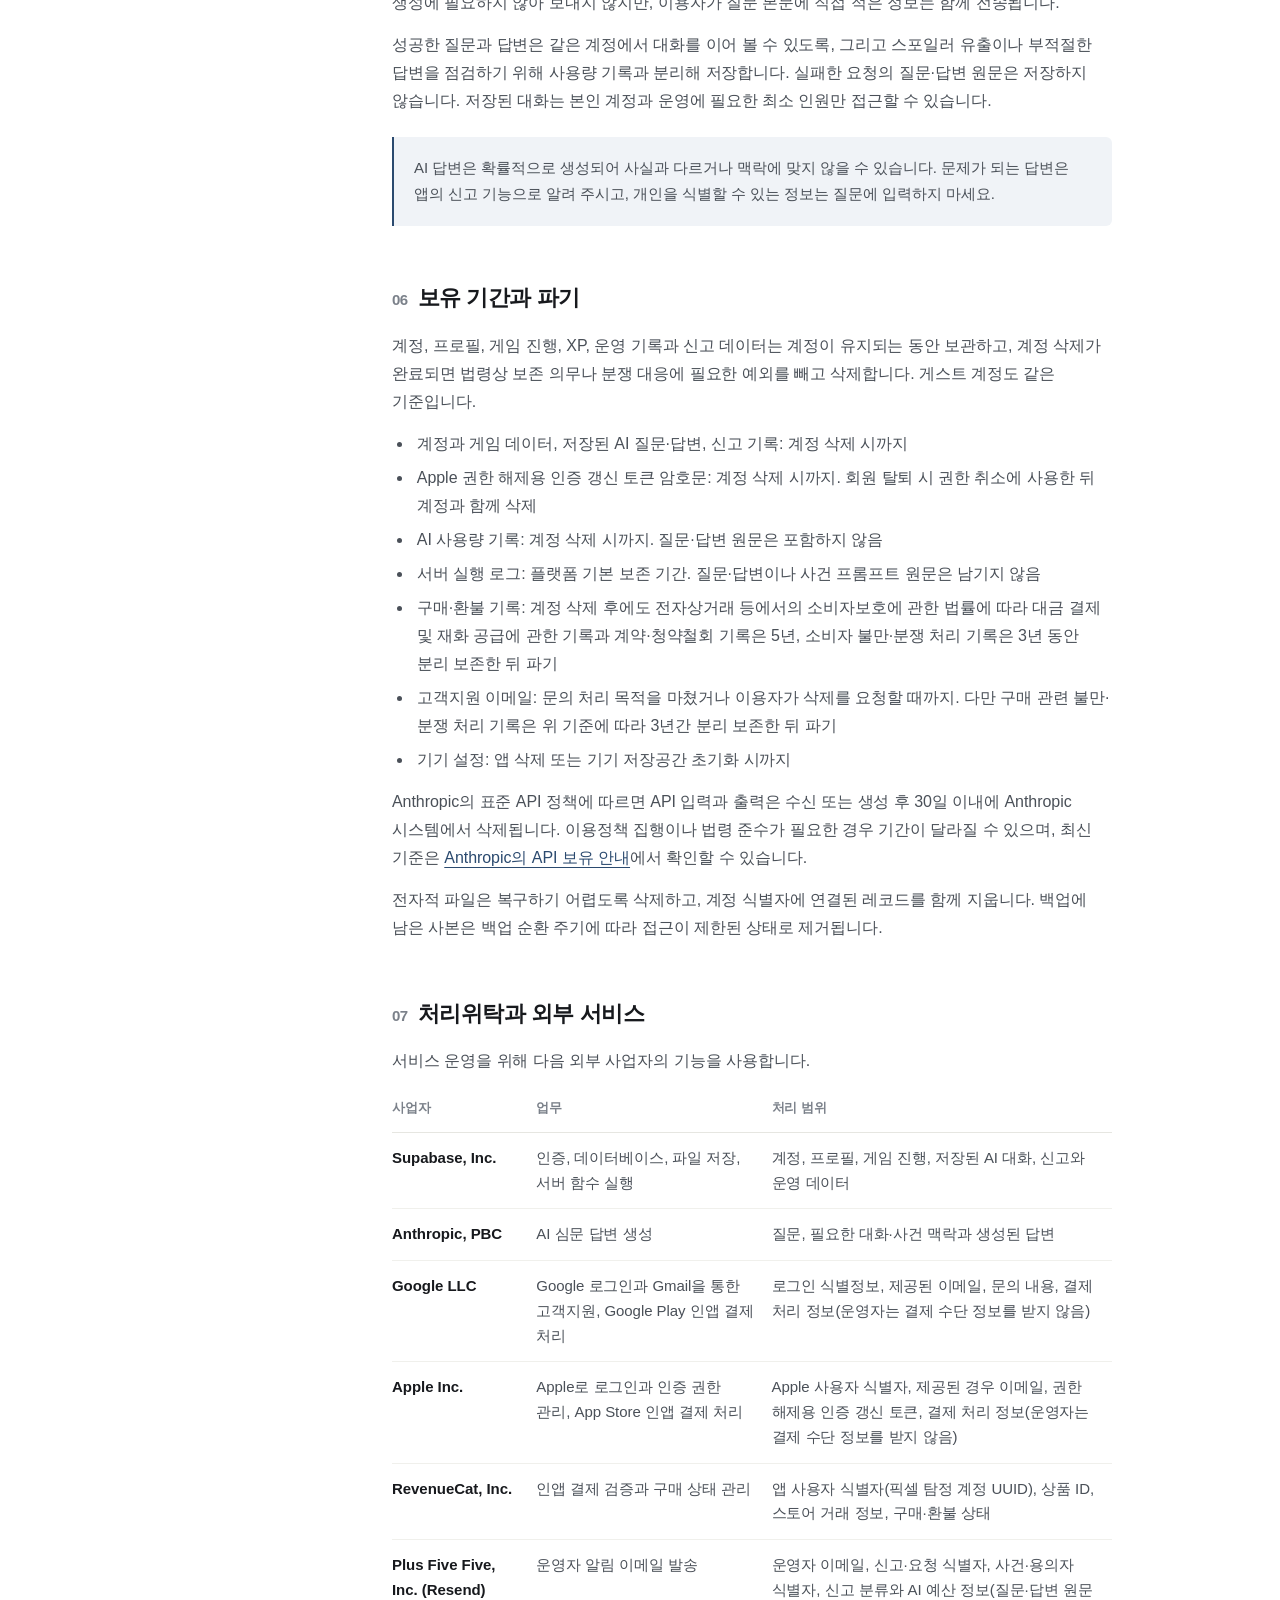
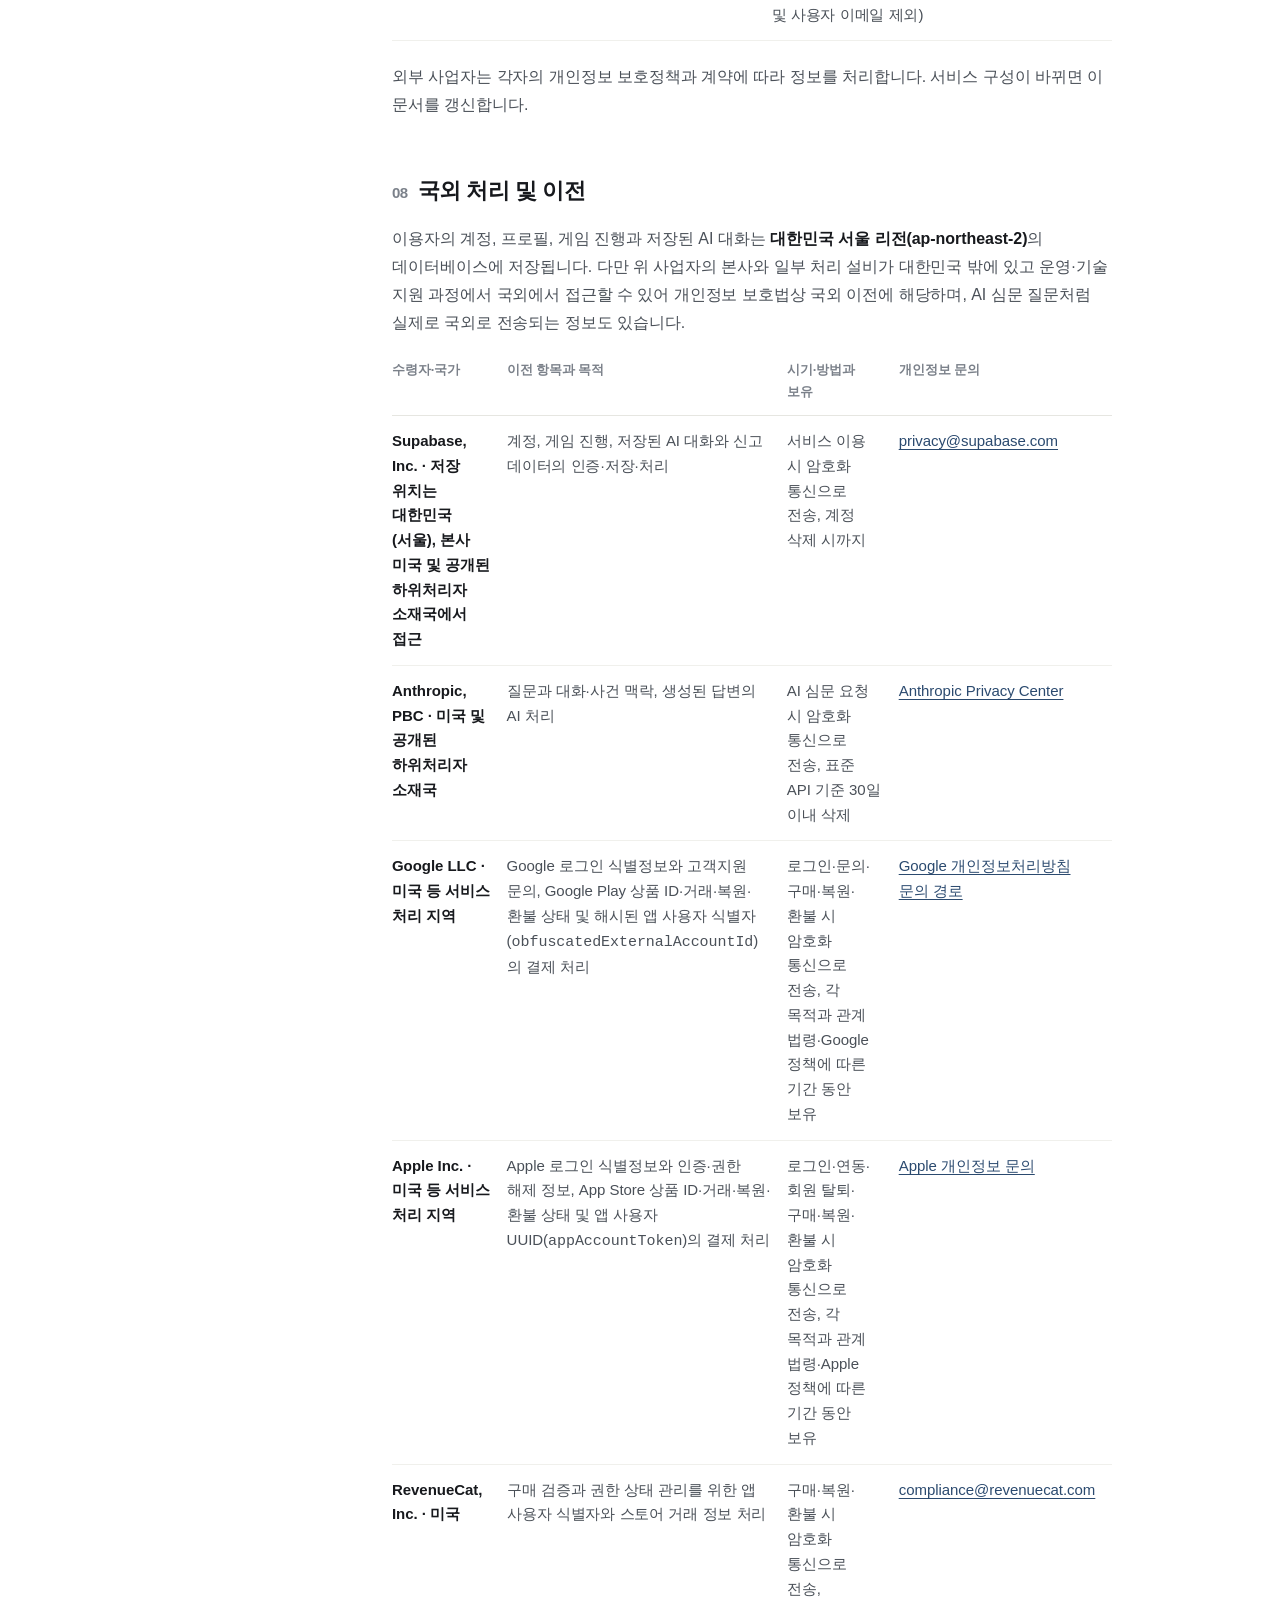
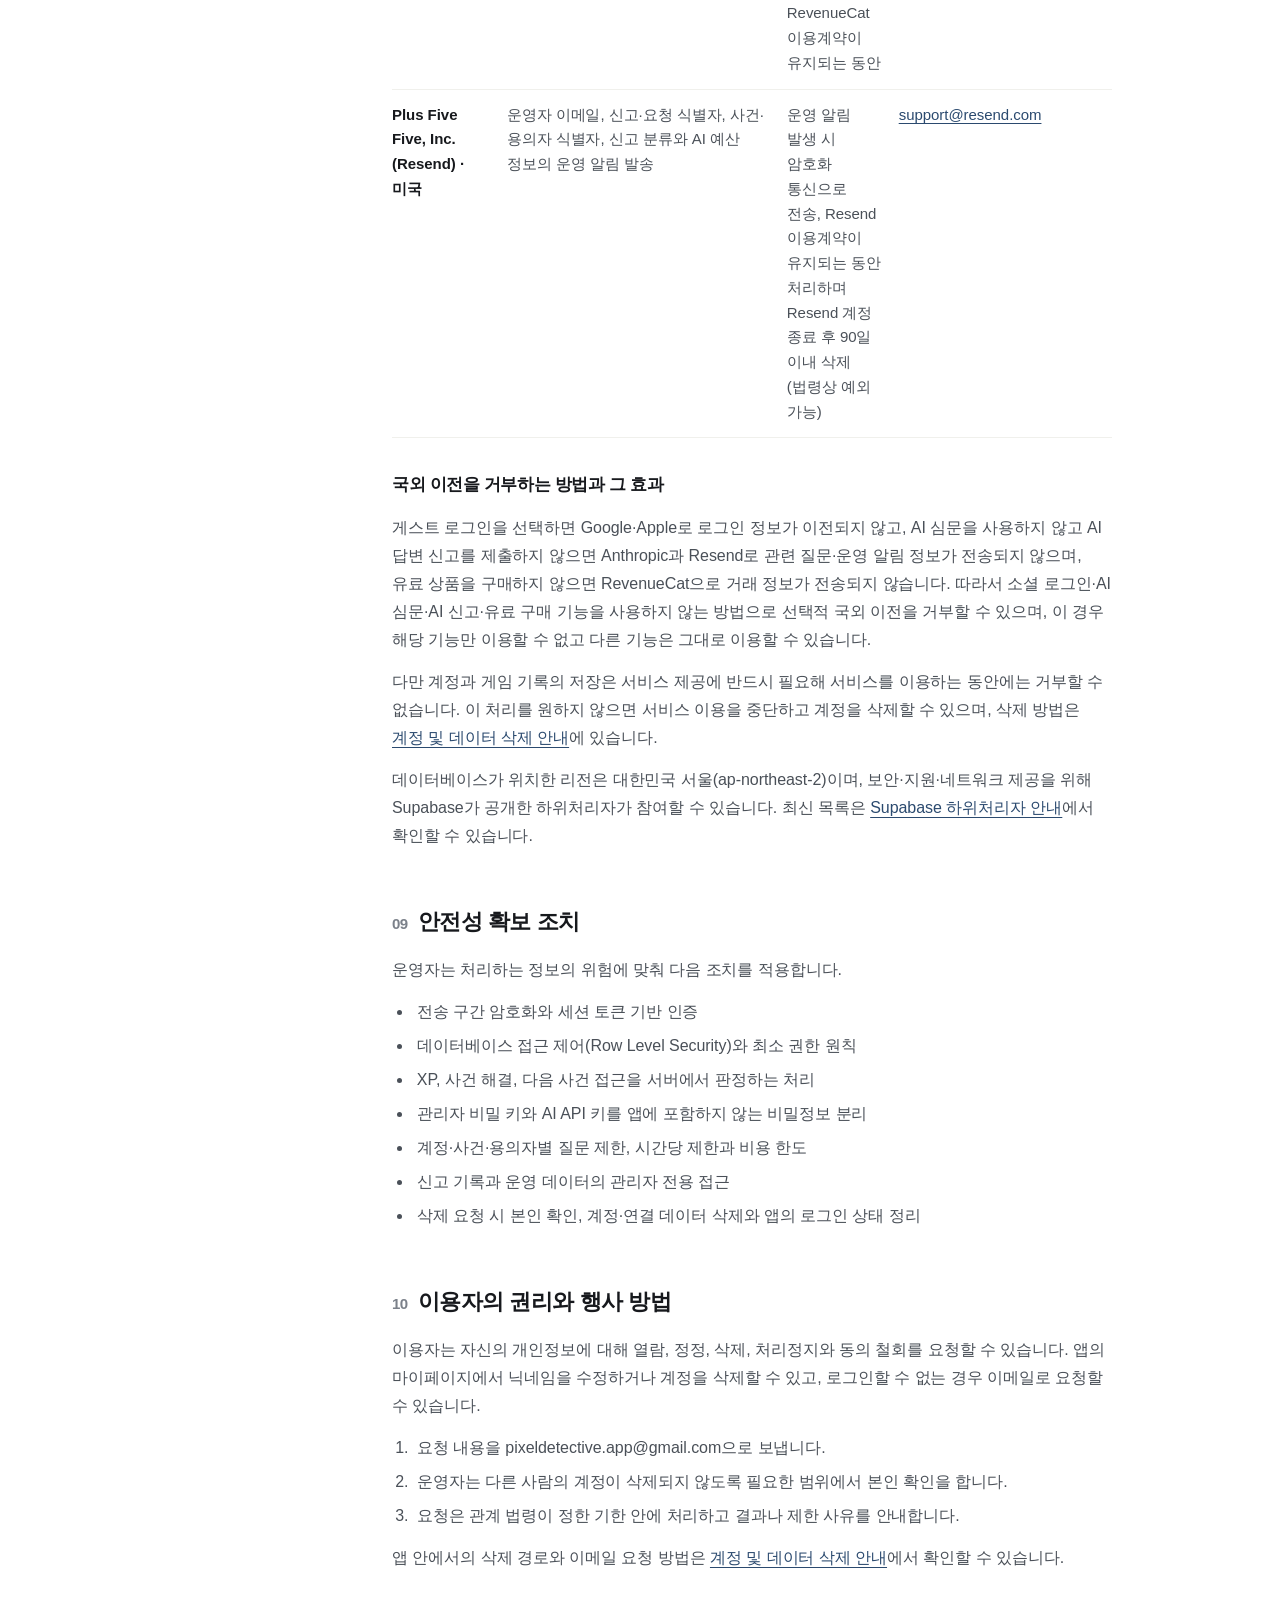
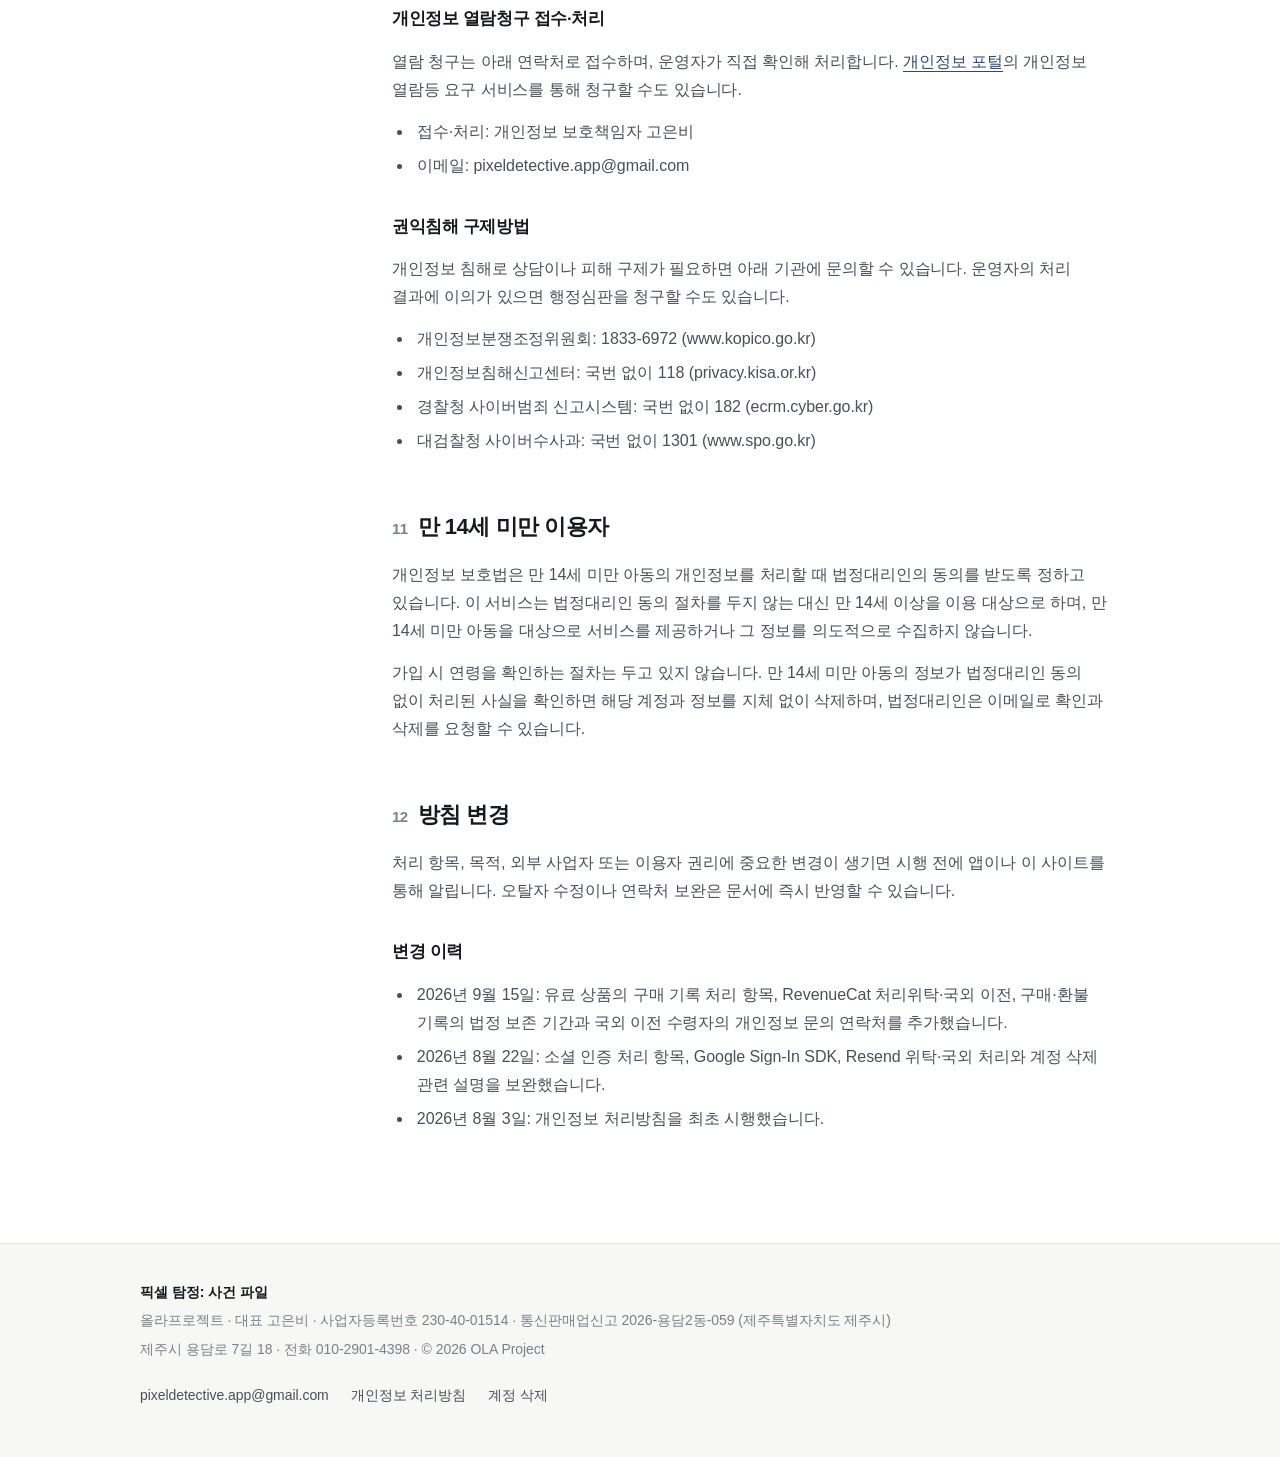
<file: privacy/2026-09-15/index.html>
<!DOCTYPE html><html lang="ko"><head><meta charSet="utf-8"/><meta name="viewport" content="width=device-width, initial-scale=1"/><link rel="stylesheet" href="../../assets/index-CVaGHORI.css" data-rsc-css-href="../../assets/index-CVaGHORI.css" data-precedence="vite-rsc/importer-resources"/><title>개인정보 처리방침 | 픽셀 탐정</title><meta name="description" content="픽셀 탐정: 사건 파일의 계정, 게임 진행, AI 심문 및 신고 데이터 처리와 이용자 권리 안내입니다."/><meta name="application-name" content="픽셀 탐정: 사건 파일"/><meta property="og:title" content="픽셀 탐정 | 법률 및 지원"/><meta property="og:description" content="픽셀 탐정: 사건 파일의 개인정보 처리방침, 이용약관, 고객지원, 계정 삭제 및 라이선스 안내입니다."/><meta property="og:type" content="website"/><meta property="og:locale" content="ko_KR"/><meta property="og:image" content="https://kebsz0410-afk.github.io/pixel-detective-legal/og.png"/><meta property="og:image:width" content="1200"/><meta property="og:image:height" content="630"/><meta property="og:image:alt" content="픽셀 탐정 법률 및 지원"/><meta name="twitter:card" content="summary_large_image"/><meta name="twitter:title" content="픽셀 탐정 | 법률 및 지원"/><meta name="twitter:description" content="픽셀 탐정: 사건 파일의 개인정보 처리방침, 이용약관, 고객지원, 계정 삭제 및 라이선스 안내입니다."/><meta name="twitter:image" content="https://kebsz0410-afk.github.io/pixel-detective-legal/og.png"/>
</head><body><a class="skip-link" href="#main-content">본문으로 바로가기</a><header class="site-header"><div class="header-inner"><a href="../../" class="brand" aria-label="픽셀 탐정 법률 및 지원 홈"><strong>픽셀 탐정</strong><span>법률 및 지원</span></a><nav class="main-nav" aria-label="주요 메뉴"><a href="../../privacy/">개인정보 처리방침</a><a href="../../terms/">이용약관</a><a href="../../support/">고객지원</a><a href="../../account-deletion/">계정 삭제</a><a href="../../licenses/">라이선스</a></nav></div></header><main id="main-content"><div class="notice-box archive-banner" style="width:min(var(--page), calc(100% - var(--gutter) * 2));margin:20px auto 0"><p>이 문서는 2026년 9월 15일 개정본(보관본)입니다. <a href="../">최신 개정본 보기</a></p></div><header class="document-hero"><h1>개인정보 처리방침</h1><p class="document-summary">계정과 수사 기록, AI 심문 데이터가 어디에서 왜 처리되는지 설명합니다.</p><dl class="document-meta"><div><dt>운영자</dt><dd>올라프로젝트 (대표 고은비)</dd></div><div><dt>시행일</dt><dd>2026년 8월 3일</dd></div><div><dt>최종 개정일</dt><dd>2026년 9월 15일</dd></div><div><dt>문의</dt><dd><a href="mailto:pixeldetective.app@gmail.com">pixeldetective.app@gmail.com</a></dd></div></dl></header><div class="document-layout"><nav class="toc" aria-label="문서 목차"><p>목차</p><ol><li><a href="#controller">개인정보처리자와 적용 범위</a></li><li><a href="#data-items">처리하는 정보</a></li><li><a href="#collection">수집 방법과 법적 근거</a></li><li><a href="#auto-collection">자동 수집 장치와 광고 식별자</a></li><li><a href="#ai-processing">AI 심문 데이터 처리</a></li><li><a href="#retention">보유 기간과 파기</a></li><li><a href="#processors">처리위탁과 외부 서비스</a></li><li><a href="#international-transfer">국외 처리 및 이전</a></li><li><a href="#security">안전성 확보 조치</a></li><li><a href="#rights">이용자의 권리와 행사 방법</a></li><li><a href="#children">만 14세 미만 이용자</a></li><li><a href="#changes">방침 변경</a></li></ol></nav><article class="legal-document"><div class="notice-box"><p>핵심 안내: AI 심문 질문은 서비스 서버를 거쳐 Anthropic API로 전송되며, 성공한 질문과 답변은 계정 삭제 시까지 저장됩니다. 개인을 식별할 수 있는 정보는 질문에 입력하지 마세요.</p></div><section id="controller"><h2><b aria-hidden="true">01</b>개인정보처리자와 적용 범위</h2><p>픽셀 탐정: 사건 파일을 운영하는 올라프로젝트(대표 고은비)가 이 서비스에서 처리하는 개인정보의 개인정보처리자입니다. 이 방침은 iOS와 Android 앱, 그리고 앱에서 연결되는 고객지원과 계정 삭제 요청에 적용됩니다.</p><ul><li>서비스명: 픽셀 탐정: 사건 파일</li><li>운영자: 올라프로젝트 (대표 고은비)</li><li>개인정보 보호책임자: 고은비</li><li>연락처: pixeldetective.app@gmail.com</li><li>운영 지역: 대한민국</li></ul><p>이 서비스는 만 14세 이상을 이용 대상으로 합니다. 자세한 내용은 아래 “만 14세 미만 이용자” 항목을 참고해 주세요.</p></section><section id="data-items"><h2><b aria-hidden="true">02</b>처리하는 정보</h2><p>서비스는 필요한 범위에서 다음 정보를 처리합니다.</p><div class="table-wrap"><table class="legal-table"><thead><tr><th scope="col">구분</th><th scope="col">처리 항목</th><th scope="col">처리 목적</th></tr></thead><tbody><tr><td>계정·인증</td><td>사용자 식별자, 로그인 유형, 세션 정보, 소셜 제공자 식별자, 제공자가 공유한 경우 이메일 주소와 이름·프로필 이름</td><td>게스트·Google·Apple 로그인, 세션 유지, 계정 연동과 보안</td></tr><tr><td>Apple 인증 권한</td><td>Apple이 발급한 권한 해제용 인증 갱신 토큰(refresh token)의 AES-GCM 암호문</td><td>회원 탈퇴 시 Apple 인증 권한 취소</td></tr><tr><td>프로필</td><td>닉네임, 공개용 탐정 ID, 계정 생성 시각</td><td>게임 내 표시와 고객지원 시 계정 식별</td></tr><tr><td>게임 진행</td><td>사건 진행 상태, 방문한 장소, 수집한 단서와 소지품, 추리 제출 내역, 해결 여부와 등급, XP, 인벤토리, 미니게임 진행, 저장 시각</td><td>기록 저장·복원, 사건 잠금 판정, 중복 보상과 부정 이용 방지, 난이도·기능 개선을 위한 통계 분석</td></tr><tr><td>AI 심문</td><td>성공한 질문과 답변, 사건·용의자·요청 식별자, 질문 사용 횟수, 모델·토큰 수·처리 시간·비용과 성공 여부</td><td>답변 생성, 질문 횟수 확인, 품질·안전 점검과 비용 통제</td></tr><tr><td>AI 답변 신고</td><td>신고 유형과 설명, 신고 대상 질문·답변 사본, 사건·용의자 식별자, 처리 상태</td><td>부적절하거나 잘못된 답변 조사와 안전 개선</td></tr><tr><td>구매 기록</td><td>상품 ID, 스토어 거래 식별자, 구매·환불 상태와 시각, 결제 플랫폼(App Store/Google Play) 구분</td><td>구매한 권한의 지급·복원·회수, 환불 반영, 고객 문의 대응</td></tr><tr><td>보안·운영</td><td>요청 시각과 앱 요청 정보, 오류 코드, 원래 IP 주소로 되돌릴 수 없게 변환한 값, 사용량과 예산 기록</td><td>접근 제한, 비정상 사용 탐지, 장애 대응</td></tr><tr><td>고객지원</td><td>회신 이메일, 문의 내용과 첨부 자료, 처리 내역</td><td>문의·분쟁·계정 삭제 요청 처리와 본인 확인</td></tr></tbody></table></div><div class="info-callout"><p>사운드, BGM, 햅틱 설정은 계정과 분리해 기기에만 저장하며 서버로 보내지 않습니다.</p></div><p>소셜 로그인의 비밀번호는 Google 또는 Apple이 직접 처리하며 운영자는 수집하거나 볼 수 없습니다. 인앱 결제는 각 스토어가 처리하므로 카드 번호 등 결제 수단 정보는 수집하지 않습니다. AI 질문이나 고객지원 문의에 주민등록번호, 금융정보, 건강정보, 비밀번호, 인증 코드 같은 민감한 정보를 입력하지 마세요.</p></section><section id="collection"><h2><b aria-hidden="true">03</b>수집 방법과 법적 근거</h2><p>정보는 다음 상황에서 수집됩니다.</p><ul><li>게스트 계정을 만들거나 Google·Apple 계정으로 로그인할 때</li><li>닉네임을 설정하고 사건을 조사·해결하거나 AI 심문을 이용할 때</li><li>유료 상품을 구매·복원하거나 환불이 반영될 때</li><li>AI 답변을 신고하거나 이메일로 지원·삭제를 요청할 때</li><li>서버가 보안, 비용 통제, 오류 처리를 위해 요청 기록을 남길 때</li></ul><p>운영자는 서비스 계약의 이행, 이용자가 선택한 동의, 법적 의무 준수와 서비스의 안전한 운영에 필요한 범위에서 정보를 처리합니다. 난이도 조정과 기능 개선을 위한 통계 분석은 개인을 식별하지 않는 집계 형태로만 수행합니다.</p></section><section id="auto-collection"><h2><b aria-hidden="true">04</b>자동 수집 장치와 광고 식별자</h2><p>이 앱은 쿠키를 사용하지 않고, 광고 식별자(Android 광고 ID, iOS 광고 식별자)를 수집하거나 이용하지 않습니다. 광고 네트워크, 독립적인 이용 행태 분석 도구 또는 제3자 추적 도구를 앱에 넣지 않았으며, 다른 앱이나 웹사이트에서의 활동을 추적하지 않습니다.</p><p>다만 Google 로그인 과정과 앱에 포함된 Google Sign-In SDK는 Google이 공개한 Privacy Manifest에 따라 이름, 이메일 주소, 전화번호, 기타 데이터 유형, 대략적 위치, 사용자·기기 식별자와 기타 사용 데이터를 로그인 기능과 서비스 분석 목적으로 처리할 수 있습니다. 이 정보는 광고 추적에 사용되지 않으며, 앱은 위치 권한이나 광고 식별자를 요청하지 않습니다.</p><p>따라서 맞춤형 광고를 위한 개인정보 처리는 없습니다. 이후 광고나 분석 도구를 도입하면 도입 전에 이 방침을 갱신하고 앱 또는 이 사이트에서 알린 뒤, 법령상 동의가 필요한 항목은 동의를 받아 처리합니다.</p></section><section id="ai-processing"><h2><b aria-hidden="true">05</b>AI 심문 데이터 처리</h2><p>이용자가 용의자에게 질문하면 질문과 답변 생성에 필요한 대화 맥락이 서비스 서버를 거쳐 Anthropic API로 전달되고, 생성된 답변이 같은 경로로 앱에 돌아옵니다. 서버는 전달하기 전에 사건 접근 권한과 남은 질문 횟수를 확인합니다.</p><p>Anthropic API에는 질문과 사건 설정, 필요한 대화 맥락만 전송합니다. 계정의 이메일과 닉네임은 답변 생성에 필요하지 않아 보내지 않지만, 이용자가 질문 본문에 직접 적은 정보는 함께 전송됩니다.</p><p>성공한 질문과 답변은 같은 계정에서 대화를 이어 볼 수 있도록, 그리고 스포일러 유출이나 부적절한 답변을 점검하기 위해 사용량 기록과 분리해 저장합니다. 실패한 요청의 질문·답변 원문은 저장하지 않습니다. 저장된 대화는 본인 계정과 운영에 필요한 최소 인원만 접근할 수 있습니다.</p><div class="info-callout"><p>AI 답변은 확률적으로 생성되어 사실과 다르거나 맥락에 맞지 않을 수 있습니다. 문제가 되는 답변은 앱의 신고 기능으로 알려 주시고, 개인을 식별할 수 있는 정보는 질문에 입력하지 마세요.</p></div></section><section id="retention"><h2><b aria-hidden="true">06</b>보유 기간과 파기</h2><p>계정, 프로필, 게임 진행, XP, 운영 기록과 신고 데이터는 계정이 유지되는 동안 보관하고, 계정 삭제가 완료되면 법령상 보존 의무나 분쟁 대응에 필요한 예외를 빼고 삭제합니다. 게스트 계정도 같은 기준입니다.</p><ul><li>계정과 게임 데이터, 저장된 AI 질문·답변, 신고 기록: 계정 삭제 시까지</li><li>Apple 권한 해제용 인증 갱신 토큰 암호문: 계정 삭제 시까지. 회원 탈퇴 시 권한 취소에 사용한 뒤 계정과 함께 삭제</li><li>AI 사용량 기록: 계정 삭제 시까지. 질문·답변 원문은 포함하지 않음</li><li>서버 실행 로그: 플랫폼 기본 보존 기간. 질문·답변이나 사건 프롬프트 원문은 남기지 않음</li><li>구매·환불 기록: 계정 삭제 후에도 전자상거래 등에서의 소비자보호에 관한 법률에 따라 대금 결제 및 재화 공급에 관한 기록과 계약·청약철회 기록은 5년, 소비자 불만·분쟁 처리 기록은 3년 동안 분리 보존한 뒤 파기</li><li>고객지원 이메일: 문의 처리 목적을 마쳤거나 이용자가 삭제를 요청할 때까지. 다만 구매 관련 불만·분쟁 처리 기록은 위 기준에 따라 3년간 분리 보존한 뒤 파기</li><li>기기 설정: 앱 삭제 또는 기기 저장공간 초기화 시까지</li></ul><p>Anthropic의 표준 API 정책에 따르면 API 입력과 출력은 수신 또는 생성 후 30일 이내에 Anthropic 시스템에서 삭제됩니다. 이용정책 집행이나 법령 준수가 필요한 경우 기간이 달라질 수 있으며, 최신 기준은<!-- --> <a href="https://privacy.anthropic.com/en/articles/7996866-how-long-do-you-store-my-organization-s-data" rel="noreferrer" target="_blank">Anthropic의 API 보유 안내</a>에서 확인할 수 있습니다.</p><p>전자적 파일은 복구하기 어렵도록 삭제하고, 계정 식별자에 연결된 레코드를 함께 지웁니다. 백업에 남은 사본은 백업 순환 주기에 따라 접근이 제한된 상태로 제거됩니다.</p></section><section id="processors"><h2><b aria-hidden="true">07</b>처리위탁과 외부 서비스</h2><p>서비스 운영을 위해 다음 외부 사업자의 기능을 사용합니다.</p><div class="table-wrap"><table class="legal-table"><thead><tr><th scope="col">사업자</th><th scope="col">업무</th><th scope="col">처리 범위</th></tr></thead><tbody><tr><td>Supabase, Inc.</td><td>인증, 데이터베이스, 파일 저장, 서버 함수 실행</td><td>계정, 프로필, 게임 진행, 저장된 AI 대화, 신고와 운영 데이터</td></tr><tr><td>Anthropic, PBC</td><td>AI 심문 답변 생성</td><td>질문, 필요한 대화·사건 맥락과 생성된 답변</td></tr><tr><td>Google LLC</td><td>Google 로그인과 Gmail을 통한 고객지원, Google Play 인앱 결제 처리</td><td>로그인 식별정보, 제공된 이메일, 문의 내용, 결제 처리 정보(운영자는 결제 수단 정보를 받지 않음)</td></tr><tr><td>Apple Inc.</td><td>Apple로 로그인과 인증 권한 관리, App Store 인앱 결제 처리</td><td>Apple 사용자 식별자, 제공된 경우 이메일, 권한 해제용 인증 갱신 토큰, 결제 처리 정보(운영자는 결제 수단 정보를 받지 않음)</td></tr><tr><td>RevenueCat, Inc.</td><td>인앱 결제 검증과 구매 상태 관리</td><td>앱 사용자 식별자(픽셀 탐정 계정 UUID), 상품 ID, 스토어 거래 정보, 구매·환불 상태</td></tr><tr><td>Plus Five Five, Inc. (Resend)</td><td>운영자 알림 이메일 발송</td><td>운영자 이메일, 신고·요청 식별자, 사건·용의자 식별자, 신고 분류와 AI 예산 정보(질문·답변 원문 및 사용자 이메일 제외)</td></tr></tbody></table></div><p>외부 사업자는 각자의 개인정보 보호정책과 계약에 따라 정보를 처리합니다. 서비스 구성이 바뀌면 이 문서를 갱신합니다.</p></section><section id="international-transfer"><h2><b aria-hidden="true">08</b>국외 처리 및 이전</h2><p>이용자의 계정, 프로필, 게임 진행과 저장된 AI 대화는 <strong>대한민국 서울 리전(ap-northeast-2)</strong>의 데이터베이스에 저장됩니다. 다만 위 사업자의 본사와 일부 처리 설비가 대한민국 밖에 있고 운영·기술 지원 과정에서 국외에서 접근할 수 있어 개인정보 보호법상 국외 이전에 해당하며, AI 심문 질문처럼 실제로 국외로 전송되는 정보도 있습니다.</p><div class="table-wrap"><table class="legal-table"><thead><tr><th scope="col">수령자·국가</th><th scope="col">이전 항목과 목적</th><th scope="col">시기·방법과 보유</th><th scope="col">개인정보 문의</th></tr></thead><tbody><tr><td>Supabase, Inc. · 저장 위치는 대한민국(서울), 본사 미국 및 공개된 하위처리자 소재국에서 접근</td><td>계정, 게임 진행, 저장된 AI 대화와 신고 데이터의 인증·저장·처리</td><td>서비스 이용 시 암호화 통신으로 전송, 계정 삭제 시까지</td><td><a href="mailto:privacy@supabase.com">privacy@supabase.com</a></td></tr><tr><td>Anthropic, PBC · 미국 및 공개된 하위처리자 소재국</td><td>질문과 대화·사건 맥락, 생성된 답변의 AI 처리</td><td>AI 심문 요청 시 암호화 통신으로 전송, 표준 API 기준 30일 이내 삭제</td><td><a href="https://privacy.anthropic.com" rel="noreferrer" target="_blank">Anthropic Privacy Center</a></td></tr><tr><td>Google LLC · 미국 등 서비스 처리 지역</td><td>Google 로그인 식별정보와 고객지원 문의, Google Play 상품 ID·거래·복원·환불 상태 및 해시된 앱 사용자 식별자(<code>obfuscatedExternalAccountId</code>)의 결제 처리</td><td>로그인·문의·구매·복원·환불 시 암호화 통신으로 전송, 각 목적과 관계 법령·Google 정책에 따른 기간 동안 보유</td><td><a href="https://policies.google.com/privacy" rel="noreferrer" target="_blank">Google 개인정보처리방침 문의 경로</a></td></tr><tr><td>Apple Inc. · 미국 등 서비스 처리 지역</td><td>Apple 로그인 식별정보와 인증·권한 해제 정보, App Store 상품 ID·거래·복원·환불 상태 및 앱 사용자 UUID(<code>appAccountToken</code>)의 결제 처리</td><td>로그인·연동·회원 탈퇴·구매·복원·환불 시 암호화 통신으로 전송, 각 목적과 관계 법령·Apple 정책에 따른 기간 동안 보유</td><td><a href="https://www.apple.com/legal/privacy/contact/" rel="noreferrer" target="_blank">Apple 개인정보 문의</a></td></tr><tr><td>RevenueCat, Inc. · 미국</td><td>구매 검증과 권한 상태 관리를 위한 앱 사용자 식별자와 스토어 거래 정보 처리</td><td>구매·복원·환불 시 암호화 통신으로 전송, RevenueCat 이용계약이 유지되는 동안</td><td><a href="mailto:compliance@revenuecat.com">compliance@revenuecat.com</a></td></tr><tr><td>Plus Five Five, Inc. (Resend) · 미국</td><td>운영자 이메일, 신고·요청 식별자, 사건·용의자 식별자, 신고 분류와 AI 예산 정보의 운영 알림 발송</td><td>운영 알림 발생 시 암호화 통신으로 전송, Resend 이용계약이 유지되는 동안 처리하며 Resend 계정 종료 후 90일 이내 삭제(법령상 예외 가능)</td><td><a href="mailto:support@resend.com">support@resend.com</a></td></tr></tbody></table></div><h3>국외 이전을 거부하는 방법과 그 효과</h3><p>게스트 로그인을 선택하면 Google·Apple로 로그인 정보가 이전되지 않고, AI 심문을 사용하지 않고 AI 답변 신고를 제출하지 않으면 Anthropic과 Resend로 관련 질문·운영 알림 정보가 전송되지 않으며, 유료 상품을 구매하지 않으면 RevenueCat으로 거래 정보가 전송되지 않습니다. 따라서 소셜 로그인·AI 심문·AI 신고·유료 구매 기능을 사용하지 않는 방법으로 선택적 국외 이전을 거부할 수 있으며, 이 경우 해당 기능만 이용할 수 없고 다른 기능은 그대로 이용할 수 있습니다.</p><p>다만 계정과 게임 기록의 저장은 서비스 제공에 반드시 필요해 서비스를 이용하는 동안에는 거부할 수 없습니다. 이 처리를 원하지 않으면 서비스 이용을 중단하고 계정을 삭제할 수 있으며, 삭제 방법은 <a href="../../account-deletion/">계정 및 데이터 삭제 안내</a>에 있습니다.</p><p>데이터베이스가 위치한 리전은 대한민국 서울(ap-northeast-2)이며, 보안·지원·네트워크 제공을 위해 Supabase가 공개한 하위처리자가 참여할 수 있습니다. 최신 목록은<!-- --> <a href="https://supabase.com/legal/subprocessors" rel="noreferrer" target="_blank">Supabase 하위처리자 안내</a>에서 확인할 수 있습니다.</p></section><section id="security"><h2><b aria-hidden="true">09</b>안전성 확보 조치</h2><p>운영자는 처리하는 정보의 위험에 맞춰 다음 조치를 적용합니다.</p><ul><li>전송 구간 암호화와 세션 토큰 기반 인증</li><li>데이터베이스 접근 제어(Row Level Security)와 최소 권한 원칙</li><li>XP, 사건 해결, 다음 사건 접근을 서버에서 판정하는 처리</li><li>관리자 비밀 키와 AI API 키를 앱에 포함하지 않는 비밀정보 분리</li><li>계정·사건·용의자별 질문 제한, 시간당 제한과 비용 한도</li><li>신고 기록과 운영 데이터의 관리자 전용 접근</li><li>삭제 요청 시 본인 확인, 계정·연결 데이터 삭제와 앱의 로그인 상태 정리</li></ul></section><section id="rights"><h2><b aria-hidden="true">10</b>이용자의 권리와 행사 방법</h2><p>이용자는 자신의 개인정보에 대해 열람, 정정, 삭제, 처리정지와 동의 철회를 요청할 수 있습니다. 앱의 마이페이지에서 닉네임을 수정하거나 계정을 삭제할 수 있고, 로그인할 수 없는 경우 이메일로 요청할 수 있습니다.</p><ol><li>요청 내용을 pixeldetective.app@gmail.com으로 보냅니다.</li><li>운영자는 다른 사람의 계정이 삭제되지 않도록 필요한 범위에서 본인 확인을 합니다.</li><li>요청은 관계 법령이 정한 기한 안에 처리하고 결과나 제한 사유를 안내합니다.</li></ol><p>앱 안에서의 삭제 경로와 이메일 요청 방법은<!-- --> <a href="../../account-deletion/">계정 및 데이터 삭제 안내</a>에서 확인할 수 있습니다.</p><h3>개인정보 열람청구 접수·처리</h3><p>열람 청구는 아래 연락처로 접수하며, 운영자가 직접 확인해 처리합니다.<!-- --> <a href="https://www.privacy.go.kr" rel="noreferrer" target="_blank">개인정보 포털</a>의 개인정보 열람등 요구 서비스를 통해 청구할 수도 있습니다.</p><ul><li>접수·처리: 개인정보 보호책임자 고은비</li><li>이메일: pixeldetective.app@gmail.com</li></ul><h3>권익침해 구제방법</h3><p>개인정보 침해로 상담이나 피해 구제가 필요하면 아래 기관에 문의할 수 있습니다. 운영자의 처리 결과에 이의가 있으면 행정심판을 청구할 수도 있습니다.</p><ul><li>개인정보분쟁조정위원회: 1833-6972 (www.kopico.go.kr)</li><li>개인정보침해신고센터: 국번 없이 118 (privacy.kisa.or.kr)</li><li>경찰청 사이버범죄 신고시스템: 국번 없이 182 (ecrm.cyber.go.kr)</li><li>대검찰청 사이버수사과: 국번 없이 1301 (www.spo.go.kr)</li></ul></section><section id="children"><h2><b aria-hidden="true">11</b>만 14세 미만 이용자</h2><p>개인정보 보호법은 만 14세 미만 아동의 개인정보를 처리할 때 법정대리인의 동의를 받도록 정하고 있습니다. 이 서비스는 법정대리인 동의 절차를 두지 않는 대신 만 14세 이상을 이용 대상으로 하며, 만 14세 미만 아동을 대상으로 서비스를 제공하거나 그 정보를 의도적으로 수집하지 않습니다.</p><p>가입 시 연령을 확인하는 절차는 두고 있지 않습니다. 만 14세 미만 아동의 정보가 법정대리인 동의 없이 처리된 사실을 확인하면 해당 계정과 정보를 지체 없이 삭제하며, 법정대리인은 이메일로 확인과 삭제를 요청할 수 있습니다.</p></section><section id="changes"><h2><b aria-hidden="true">12</b>방침 변경</h2><p>처리 항목, 목적, 외부 사업자 또는 이용자 권리에 중요한 변경이 생기면 시행 전에 앱이나 이 사이트를 통해 알립니다. 오탈자 수정이나 연락처 보완은 문서에 즉시 반영할 수 있습니다.</p><h3>변경 이력</h3><ul><li>2026년 9월 15일: 유료 상품의 구매 기록 처리 항목, RevenueCat 처리위탁·국외 이전, 구매·환불 기록의 법정 보존 기간과 국외 이전 수령자의 개인정보 문의 연락처를 추가했습니다.</li><li>2026년 8월 22일: 소셜 인증 처리 항목, Google Sign-In SDK, Resend 위탁·국외 처리와 계정 삭제 관련 설명을 보완했습니다.</li><li>2026년 8월 3일: 개인정보 처리방침을 최초 시행했습니다.</li></ul></section></article></div></main><footer class="site-footer"><div class="footer-inner"><div><strong>픽셀 탐정: 사건 파일</strong><p>올라프로젝트 · 대표 고은비 · 사업자등록번호 230-40-01514 · 통신판매업신고 2026-용담2동-059 (제주특별자치도 제주시)</p><p>제주시 용담로 7길 18 · 전화 010-2901-4398 · © 2026 OLA Project</p></div><div class="footer-links" aria-label="하단 메뉴"><a href="mailto:pixeldetective.app@gmail.com">pixeldetective.app@gmail.com</a><a href="../../privacy/">개인정보 처리방침</a><a href="../../account-deletion/">계정 삭제</a></div></div></footer></body></html>
</file>
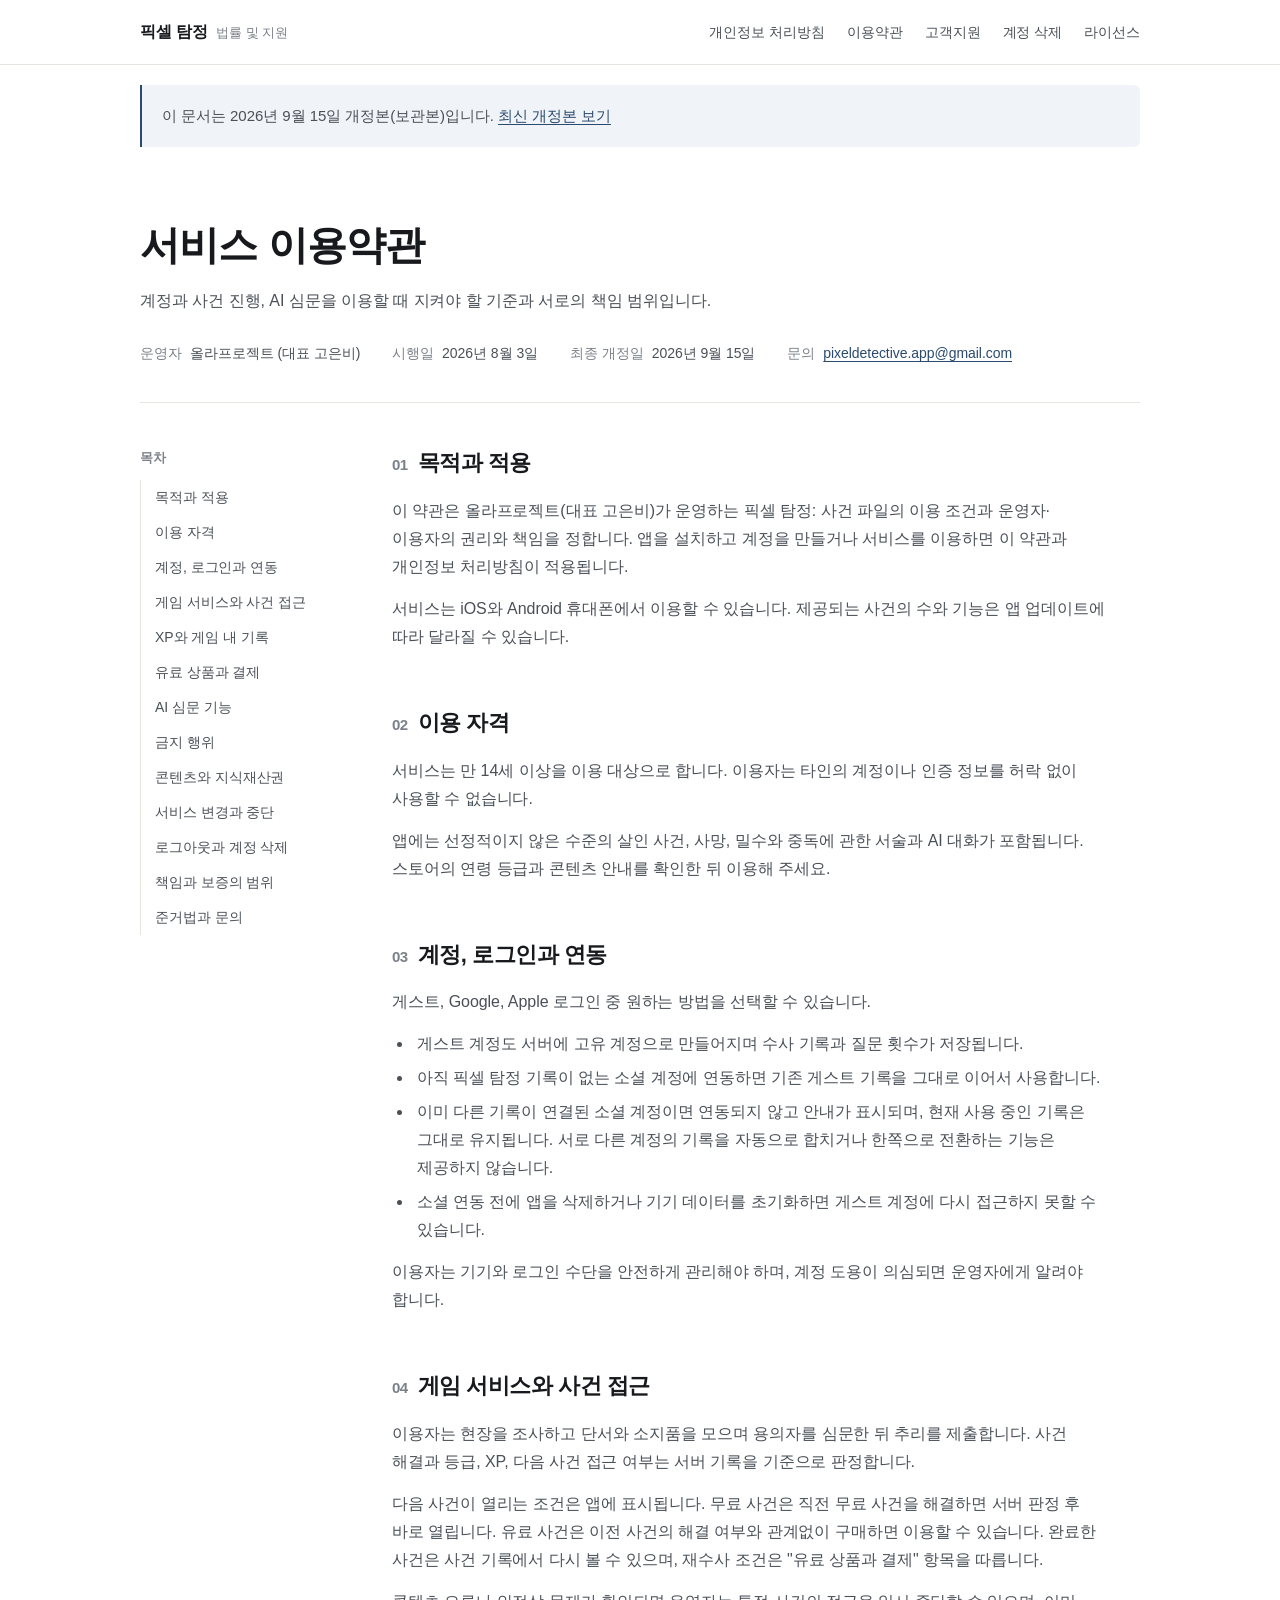
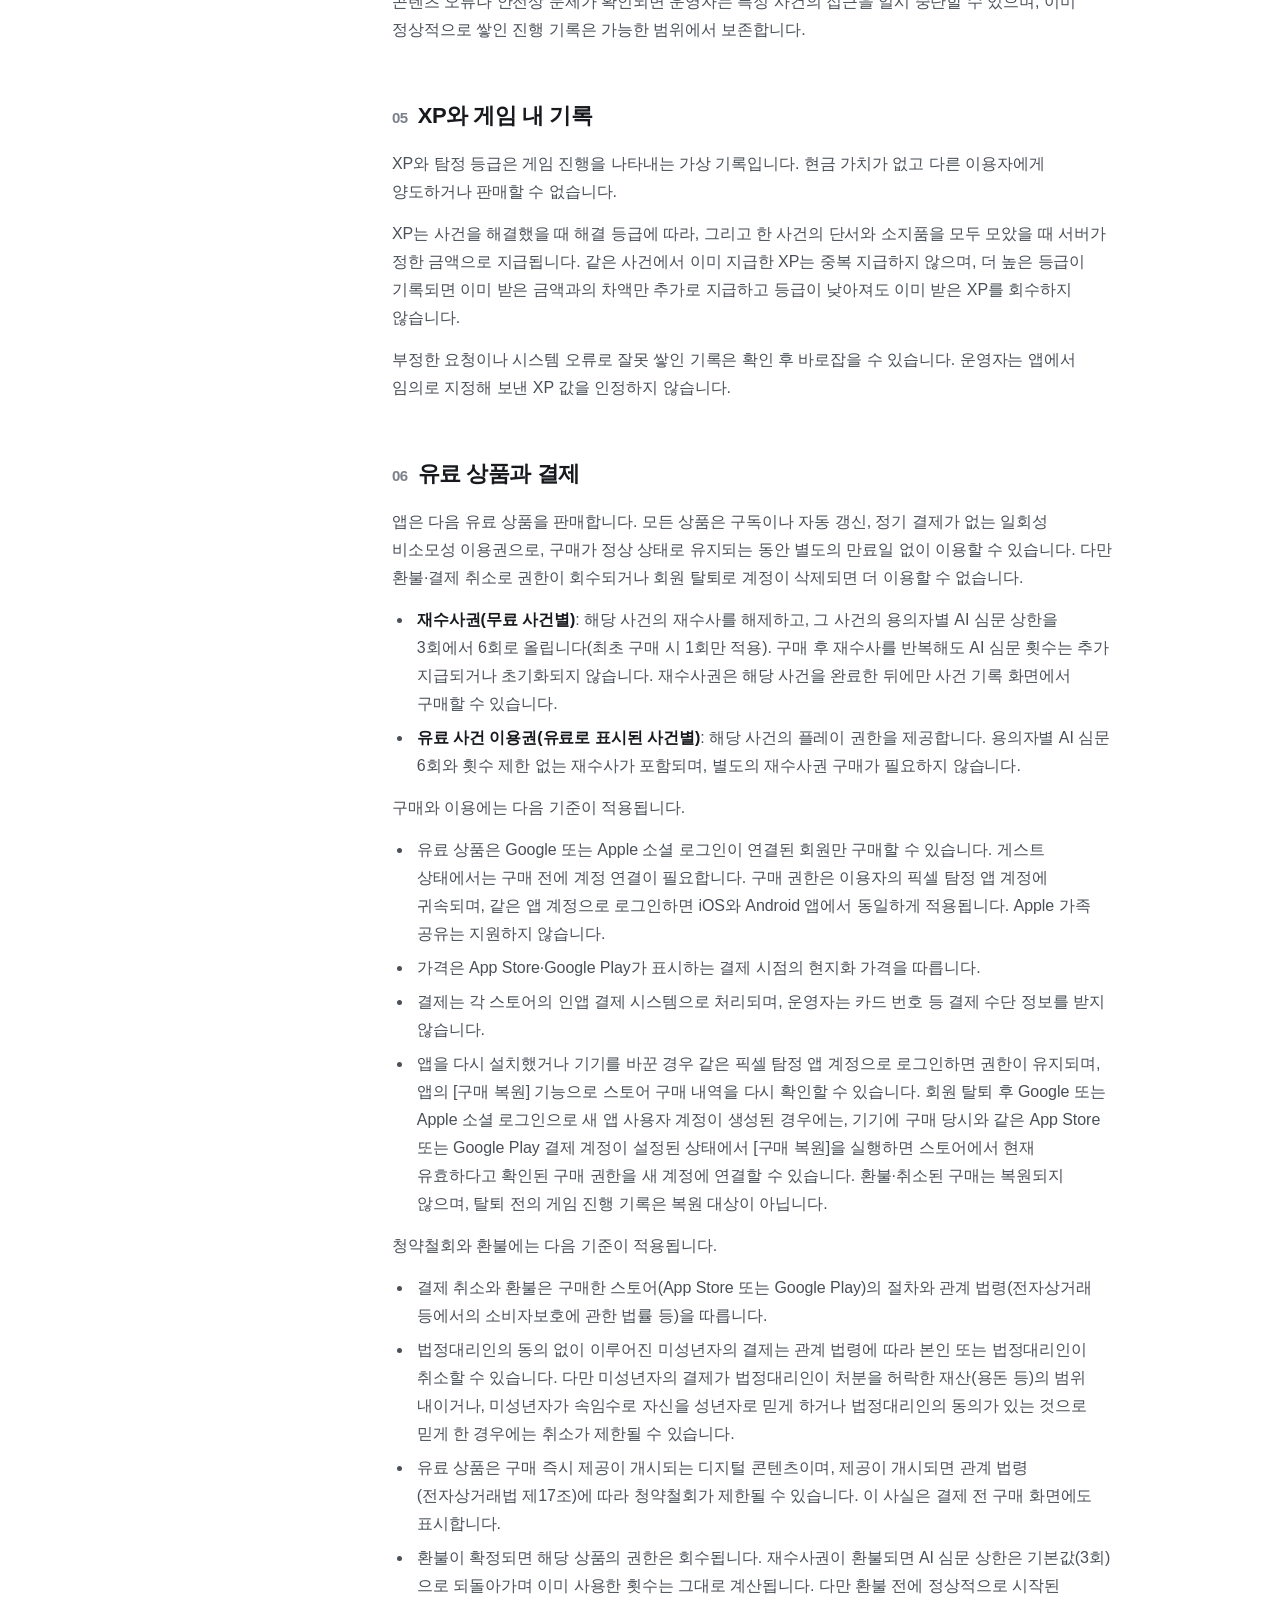
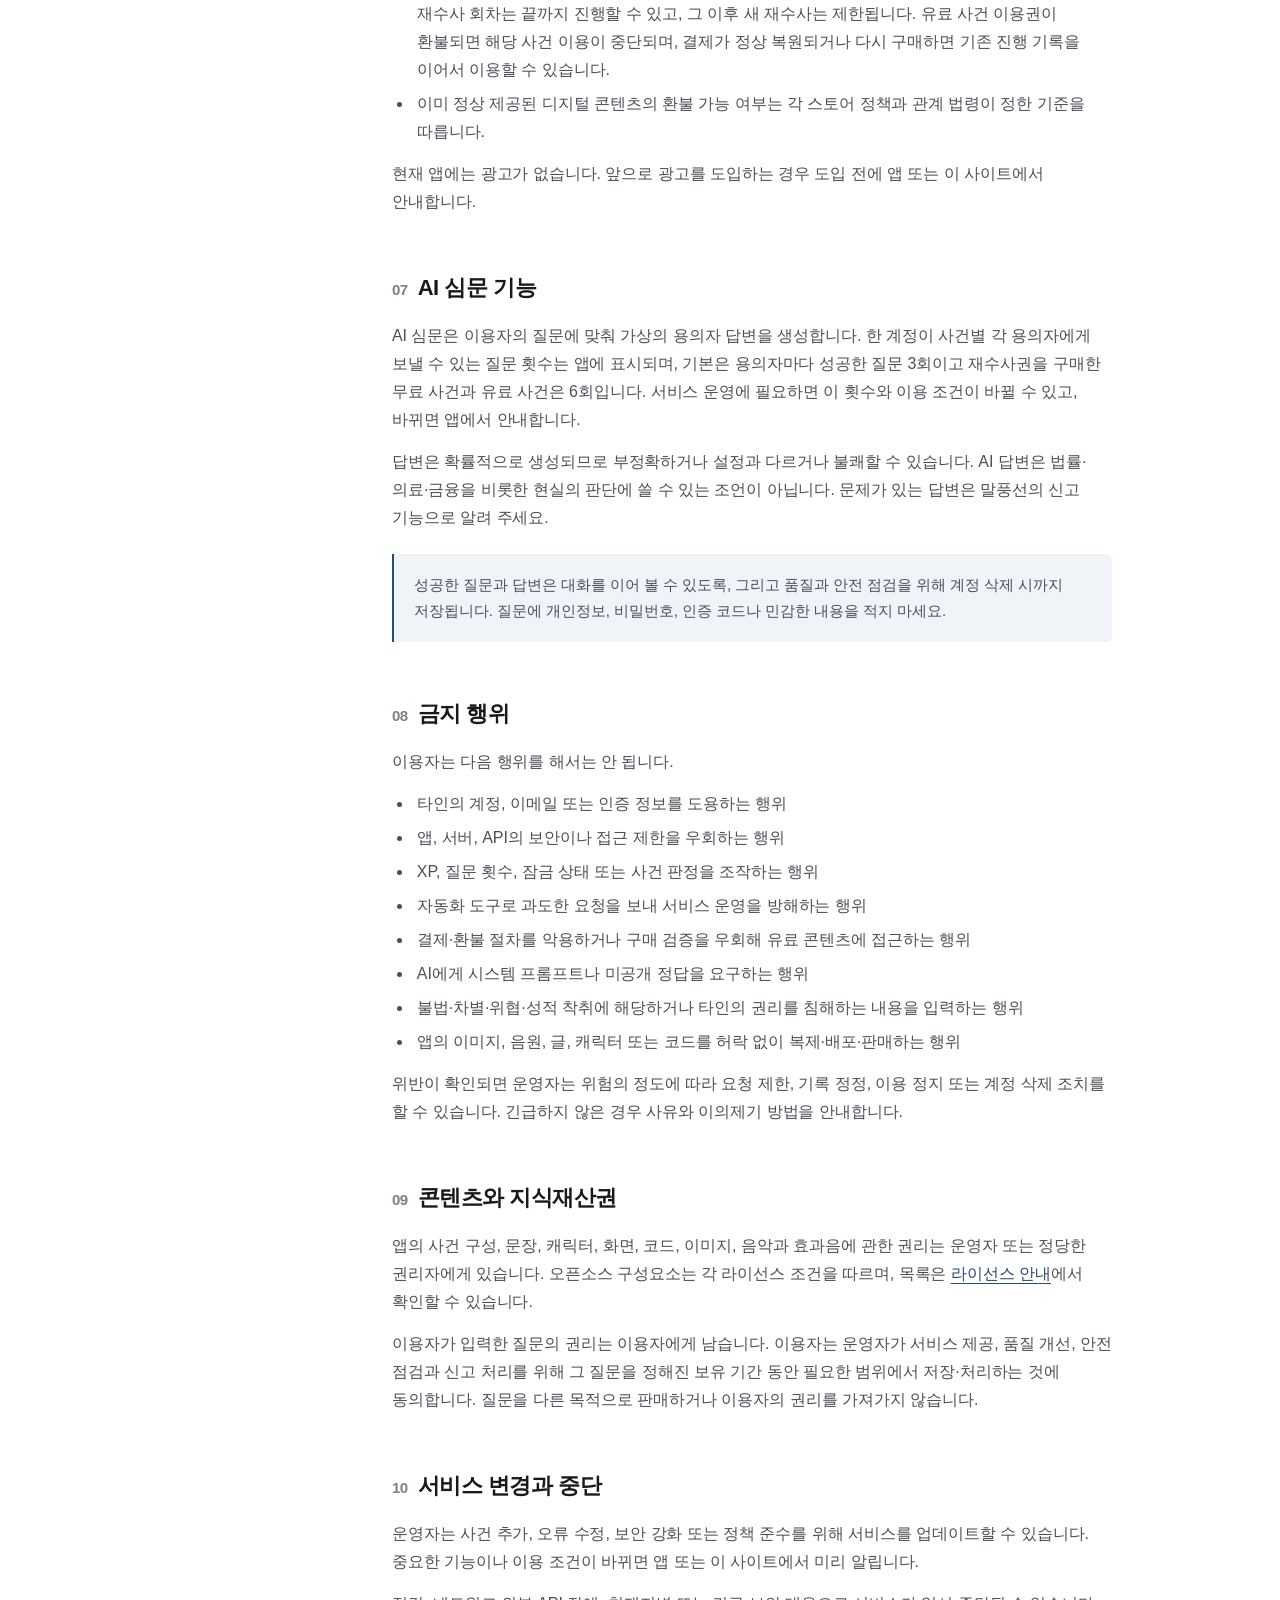
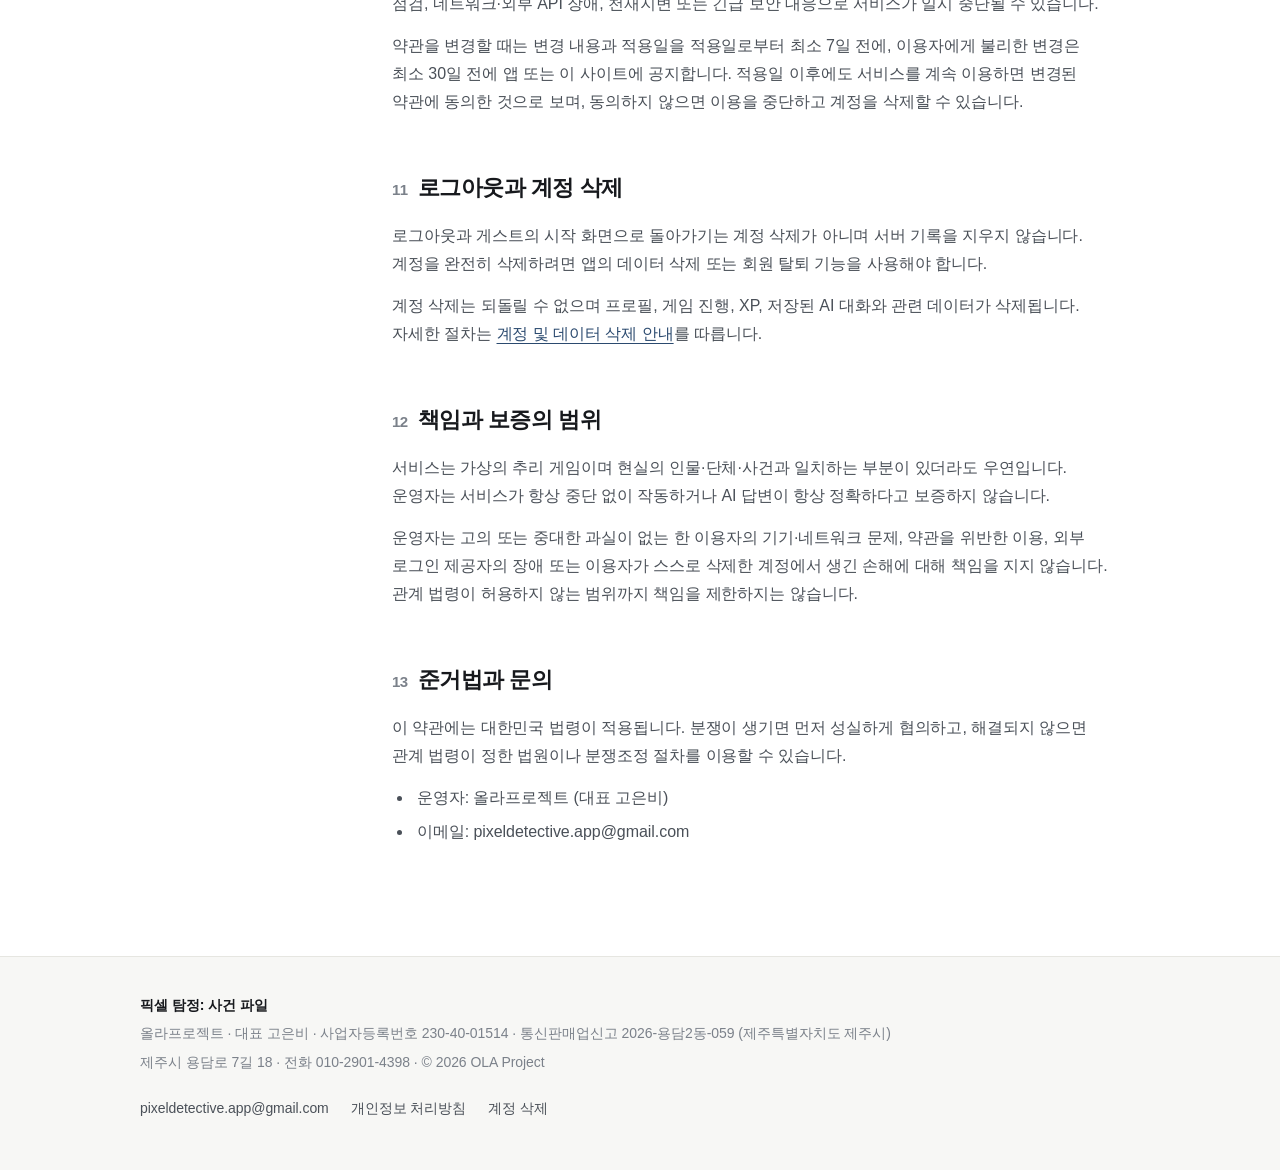
<file: terms/2026-09-15/index.html>
<!DOCTYPE html><html lang="ko"><head><meta charSet="utf-8"/><meta name="viewport" content="width=device-width, initial-scale=1"/><link rel="stylesheet" href="../../assets/index-CVaGHORI.css" data-rsc-css-href="../../assets/index-CVaGHORI.css" data-precedence="vite-rsc/importer-resources"/><title>이용약관 | 픽셀 탐정</title><meta name="description" content="픽셀 탐정: 사건 파일의 계정, 게임 진행, AI 심문 및 서비스 이용 기준입니다."/><meta name="application-name" content="픽셀 탐정: 사건 파일"/><meta property="og:title" content="픽셀 탐정 | 법률 및 지원"/><meta property="og:description" content="픽셀 탐정: 사건 파일의 개인정보 처리방침, 이용약관, 고객지원, 계정 삭제 및 라이선스 안내입니다."/><meta property="og:type" content="website"/><meta property="og:locale" content="ko_KR"/><meta property="og:image" content="https://kebsz0410-afk.github.io/pixel-detective-legal/og.png"/><meta property="og:image:width" content="1200"/><meta property="og:image:height" content="630"/><meta property="og:image:alt" content="픽셀 탐정 법률 및 지원"/><meta name="twitter:card" content="summary_large_image"/><meta name="twitter:title" content="픽셀 탐정 | 법률 및 지원"/><meta name="twitter:description" content="픽셀 탐정: 사건 파일의 개인정보 처리방침, 이용약관, 고객지원, 계정 삭제 및 라이선스 안내입니다."/><meta name="twitter:image" content="https://kebsz0410-afk.github.io/pixel-detective-legal/og.png"/>
</head><body><a class="skip-link" href="#main-content">본문으로 바로가기</a><header class="site-header"><div class="header-inner"><a href="../../" class="brand" aria-label="픽셀 탐정 법률 및 지원 홈"><strong>픽셀 탐정</strong><span>법률 및 지원</span></a><nav class="main-nav" aria-label="주요 메뉴"><a href="../../privacy/">개인정보 처리방침</a><a href="../../terms/">이용약관</a><a href="../../support/">고객지원</a><a href="../../account-deletion/">계정 삭제</a><a href="../../licenses/">라이선스</a></nav></div></header><main id="main-content"><div class="notice-box archive-banner" style="width:min(var(--page), calc(100% - var(--gutter) * 2));margin:20px auto 0"><p>이 문서는 2026년 9월 15일 개정본(보관본)입니다. <a href="../">최신 개정본 보기</a></p></div><header class="document-hero"><h1>서비스 이용약관</h1><p class="document-summary">계정과 사건 진행, AI 심문을 이용할 때 지켜야 할 기준과 서로의 책임 범위입니다.</p><dl class="document-meta"><div><dt>운영자</dt><dd>올라프로젝트 (대표 고은비)</dd></div><div><dt>시행일</dt><dd>2026년 8월 3일</dd></div><div><dt>최종 개정일</dt><dd>2026년 9월 15일</dd></div><div><dt>문의</dt><dd><a href="mailto:pixeldetective.app@gmail.com">pixeldetective.app@gmail.com</a></dd></div></dl></header><div class="document-layout"><nav class="toc" aria-label="문서 목차"><p>목차</p><ol><li><a href="#purpose">목적과 적용</a></li><li><a href="#eligibility">이용 자격</a></li><li><a href="#accounts">계정, 로그인과 연동</a></li><li><a href="#service">게임 서비스와 사건 접근</a></li><li><a href="#xp">XP와 게임 내 기록</a></li><li><a href="#paid-and-ads">유료 상품과 결제</a></li><li><a href="#ai">AI 심문 기능</a></li><li><a href="#conduct">금지 행위</a></li><li><a href="#intellectual-property">콘텐츠와 지식재산권</a></li><li><a href="#changes-and-availability">서비스 변경과 중단</a></li><li><a href="#termination">로그아웃과 계정 삭제</a></li><li><a href="#disclaimer">책임과 보증의 범위</a></li><li><a href="#law-and-contact">준거법과 문의</a></li></ol></nav><article class="legal-document"><section id="purpose"><h2><b aria-hidden="true">01</b>목적과 적용</h2><p>이 약관은 올라프로젝트(대표 고은비)가 운영하는 픽셀 탐정: 사건 파일의 이용 조건과 운영자·이용자의 권리와 책임을 정합니다. 앱을 설치하고 계정을 만들거나 서비스를 이용하면 이 약관과 개인정보 처리방침이 적용됩니다.</p><p>서비스는 iOS와 Android 휴대폰에서 이용할 수 있습니다. 제공되는 사건의 수와 기능은 앱 업데이트에 따라 달라질 수 있습니다.</p></section><section id="eligibility"><h2><b aria-hidden="true">02</b>이용 자격</h2><p>서비스는 만 14세 이상을 이용 대상으로 합니다. 이용자는 타인의 계정이나 인증 정보를 허락 없이 사용할 수 없습니다.</p><p>앱에는 선정적이지 않은 수준의 살인 사건, 사망, 밀수와 중독에 관한 서술과 AI 대화가 포함됩니다. 스토어의 연령 등급과 콘텐츠 안내를 확인한 뒤 이용해 주세요.</p></section><section id="accounts"><h2><b aria-hidden="true">03</b>계정, 로그인과 연동</h2><p>게스트, Google, Apple 로그인 중 원하는 방법을 선택할 수 있습니다.</p><ul><li>게스트 계정도 서버에 고유 계정으로 만들어지며 수사 기록과 질문 횟수가 저장됩니다.</li><li>아직 픽셀 탐정 기록이 없는 소셜 계정에 연동하면 기존 게스트 기록을 그대로 이어서 사용합니다.</li><li>이미 다른 기록이 연결된 소셜 계정이면 연동되지 않고 안내가 표시되며, 현재 사용 중인 기록은 그대로 유지됩니다. 서로 다른 계정의 기록을 자동으로 합치거나 한쪽으로 전환하는 기능은 제공하지 않습니다.</li><li>소셜 연동 전에 앱을 삭제하거나 기기 데이터를 초기화하면 게스트 계정에 다시 접근하지 못할 수 있습니다.</li></ul><p>이용자는 기기와 로그인 수단을 안전하게 관리해야 하며, 계정 도용이 의심되면 운영자에게 알려야 합니다.</p></section><section id="service"><h2><b aria-hidden="true">04</b>게임 서비스와 사건 접근</h2><p>이용자는 현장을 조사하고 단서와 소지품을 모으며 용의자를 심문한 뒤 추리를 제출합니다. 사건 해결과 등급, XP, 다음 사건 접근 여부는 서버 기록을 기준으로 판정합니다.</p><p>다음 사건이 열리는 조건은 앱에 표시됩니다. 무료 사건은 직전 무료 사건을 해결하면 서버 판정 후 바로 열립니다. 유료 사건은 이전 사건의 해결 여부와 관계없이 구매하면 이용할 수 있습니다. 완료한 사건은 사건 기록에서 다시 볼 수 있으며, 재수사 조건은 &quot;유료 상품과 결제&quot; 항목을 따릅니다.</p><p>콘텐츠 오류나 안전상 문제가 확인되면 운영자는 특정 사건의 접근을 일시 중단할 수 있으며, 이미 정상적으로 쌓인 진행 기록은 가능한 범위에서 보존합니다.</p></section><section id="xp"><h2><b aria-hidden="true">05</b>XP와 게임 내 기록</h2><p>XP와 탐정 등급은 게임 진행을 나타내는 가상 기록입니다. 현금 가치가 없고 다른 이용자에게 양도하거나 판매할 수 없습니다.</p><p>XP는 사건을 해결했을 때 해결 등급에 따라, 그리고 한 사건의 단서와 소지품을 모두 모았을 때 서버가 정한 금액으로 지급됩니다. 같은 사건에서 이미 지급한 XP는 중복 지급하지 않으며, 더 높은 등급이 기록되면 이미 받은 금액과의 차액만 추가로 지급하고 등급이 낮아져도 이미 받은 XP를 회수하지 않습니다.</p><p>부정한 요청이나 시스템 오류로 잘못 쌓인 기록은 확인 후 바로잡을 수 있습니다. 운영자는 앱에서 임의로 지정해 보낸 XP 값을 인정하지 않습니다.</p></section><section id="paid-and-ads"><h2><b aria-hidden="true">06</b>유료 상품과 결제</h2><p>앱은 다음 유료 상품을 판매합니다. 모든 상품은 구독이나 자동 갱신, 정기 결제가 없는 일회성 비소모성 이용권으로, 구매가 정상 상태로 유지되는 동안 별도의 만료일 없이 이용할 수 있습니다. 다만 환불·결제 취소로 권한이 회수되거나 회원 탈퇴로 계정이 삭제되면 더 이용할 수 없습니다.</p><ul><li><strong>재수사권(무료 사건별)</strong>: 해당 사건의 재수사를 해제하고, 그 사건의 용의자별 AI 심문 상한을 3회에서 6회로 올립니다(최초 구매 시 1회만 적용). 구매 후 재수사를 반복해도 AI 심문 횟수는 추가 지급되거나 초기화되지 않습니다. 재수사권은 해당 사건을 완료한 뒤에만 사건 기록 화면에서 구매할 수 있습니다.</li><li><strong>유료 사건 이용권(유료로 표시된 사건별)</strong>: 해당 사건의 플레이 권한을 제공합니다. 용의자별 AI 심문 6회와 횟수 제한 없는 재수사가 포함되며, 별도의 재수사권 구매가 필요하지 않습니다.</li></ul><p>구매와 이용에는 다음 기준이 적용됩니다.</p><ul><li>유료 상품은 Google 또는 Apple 소셜 로그인이 연결된 회원만 구매할 수 있습니다. 게스트 상태에서는 구매 전에 계정 연결이 필요합니다. 구매 권한은 이용자의 픽셀 탐정 앱 계정에 귀속되며, 같은 앱 계정으로 로그인하면 iOS와 Android 앱에서 동일하게 적용됩니다. Apple 가족 공유는 지원하지 않습니다.</li><li>가격은 App Store·Google Play가 표시하는 결제 시점의 현지화 가격을 따릅니다.</li><li>결제는 각 스토어의 인앱 결제 시스템으로 처리되며, 운영자는 카드 번호 등 결제 수단 정보를 받지 않습니다.</li><li>앱을 다시 설치했거나 기기를 바꾼 경우 같은 픽셀 탐정 앱 계정으로 로그인하면 권한이 유지되며, 앱의 [구매 복원] 기능으로 스토어 구매 내역을 다시 확인할 수 있습니다. 회원 탈퇴 후 Google 또는 Apple 소셜 로그인으로 새 앱 사용자 계정이 생성된 경우에는, 기기에 구매 당시와 같은 App Store 또는 Google Play 결제 계정이 설정된 상태에서 [구매 복원]을 실행하면 스토어에서 현재 유효하다고 확인된 구매 권한을 새 계정에 연결할 수 있습니다. 환불·취소된 구매는 복원되지 않으며, 탈퇴 전의 게임 진행 기록은 복원 대상이 아닙니다.</li></ul><p>청약철회와 환불에는 다음 기준이 적용됩니다.</p><ul><li>결제 취소와 환불은 구매한 스토어(App Store 또는 Google Play)의 절차와 관계 법령(전자상거래 등에서의 소비자보호에 관한 법률 등)을 따릅니다.</li><li>법정대리인의 동의 없이 이루어진 미성년자의 결제는 관계 법령에 따라 본인 또는 법정대리인이 취소할 수 있습니다. 다만 미성년자의 결제가 법정대리인이 처분을 허락한 재산(용돈 등)의 범위 내이거나, 미성년자가 속임수로 자신을 성년자로 믿게 하거나 법정대리인의 동의가 있는 것으로 믿게 한 경우에는 취소가 제한될 수 있습니다.</li><li>유료 상품은 구매 즉시 제공이 개시되는 디지털 콘텐츠이며, 제공이 개시되면 관계 법령(전자상거래법 제17조)에 따라 청약철회가 제한될 수 있습니다. 이 사실은 결제 전 구매 화면에도 표시합니다.</li><li>환불이 확정되면 해당 상품의 권한은 회수됩니다. 재수사권이 환불되면 AI 심문 상한은 기본값(3회)으로 되돌아가며 이미 사용한 횟수는 그대로 계산됩니다. 다만 환불 전에 정상적으로 시작된 재수사 회차는 끝까지 진행할 수 있고, 그 이후 새 재수사는 제한됩니다. 유료 사건 이용권이 환불되면 해당 사건 이용이 중단되며, 결제가 정상 복원되거나 다시 구매하면 기존 진행 기록을 이어서 이용할 수 있습니다.</li><li>이미 정상 제공된 디지털 콘텐츠의 환불 가능 여부는 각 스토어 정책과 관계 법령이 정한 기준을 따릅니다.</li></ul><p>현재 앱에는 광고가 없습니다. 앞으로 광고를 도입하는 경우 도입 전에 앱 또는 이 사이트에서 안내합니다.</p></section><section id="ai"><h2><b aria-hidden="true">07</b>AI 심문 기능</h2><p>AI 심문은 이용자의 질문에 맞춰 가상의 용의자 답변을 생성합니다. 한 계정이 사건별 각 용의자에게 보낼 수 있는 질문 횟수는 앱에 표시되며, 기본은 용의자마다 성공한 질문 3회이고 재수사권을 구매한 무료 사건과 유료 사건은 6회입니다. 서비스 운영에 필요하면 이 횟수와 이용 조건이 바뀔 수 있고, 바뀌면 앱에서 안내합니다.</p><p>답변은 확률적으로 생성되므로 부정확하거나 설정과 다르거나 불쾌할 수 있습니다. AI 답변은 법률·의료·금융을 비롯한 현실의 판단에 쓸 수 있는 조언이 아닙니다. 문제가 있는 답변은 말풍선의 신고 기능으로 알려 주세요.</p><div class="info-callout"><p>성공한 질문과 답변은 대화를 이어 볼 수 있도록, 그리고 품질과 안전 점검을 위해 계정 삭제 시까지 저장됩니다. 질문에 개인정보, 비밀번호, 인증 코드나 민감한 내용을 적지 마세요.</p></div></section><section id="conduct"><h2><b aria-hidden="true">08</b>금지 행위</h2><p>이용자는 다음 행위를 해서는 안 됩니다.</p><ul><li>타인의 계정, 이메일 또는 인증 정보를 도용하는 행위</li><li>앱, 서버, API의 보안이나 접근 제한을 우회하는 행위</li><li>XP, 질문 횟수, 잠금 상태 또는 사건 판정을 조작하는 행위</li><li>자동화 도구로 과도한 요청을 보내 서비스 운영을 방해하는 행위</li><li>결제·환불 절차를 악용하거나 구매 검증을 우회해 유료 콘텐츠에 접근하는 행위</li><li>AI에게 시스템 프롬프트나 미공개 정답을 요구하는 행위</li><li>불법·차별·위협·성적 착취에 해당하거나 타인의 권리를 침해하는 내용을 입력하는 행위</li><li>앱의 이미지, 음원, 글, 캐릭터 또는 코드를 허락 없이 복제·배포·판매하는 행위</li></ul><p>위반이 확인되면 운영자는 위험의 정도에 따라 요청 제한, 기록 정정, 이용 정지 또는 계정 삭제 조치를 할 수 있습니다. 긴급하지 않은 경우 사유와 이의제기 방법을 안내합니다.</p></section><section id="intellectual-property"><h2><b aria-hidden="true">09</b>콘텐츠와 지식재산권</h2><p>앱의 사건 구성, 문장, 캐릭터, 화면, 코드, 이미지, 음악과 효과음에 관한 권리는 운영자 또는 정당한 권리자에게 있습니다. 오픈소스 구성요소는 각 라이선스 조건을 따르며, 목록은<!-- --> <a href="../../licenses/">라이선스 안내</a>에서 확인할 수 있습니다.</p><p>이용자가 입력한 질문의 권리는 이용자에게 남습니다. 이용자는 운영자가 서비스 제공, 품질 개선, 안전 점검과 신고 처리를 위해 그 질문을 정해진 보유 기간 동안 필요한 범위에서 저장·처리하는 것에 동의합니다. 질문을 다른 목적으로 판매하거나 이용자의 권리를 가져가지 않습니다.</p></section><section id="changes-and-availability"><h2><b aria-hidden="true">10</b>서비스 변경과 중단</h2><p>운영자는 사건 추가, 오류 수정, 보안 강화 또는 정책 준수를 위해 서비스를 업데이트할 수 있습니다. 중요한 기능이나 이용 조건이 바뀌면 앱 또는 이 사이트에서 미리 알립니다.</p><p>점검, 네트워크·외부 API 장애, 천재지변 또는 긴급 보안 대응으로 서비스가 일시 중단될 수 있습니다.</p><p>약관을 변경할 때는 변경 내용과 적용일을 적용일로부터 최소 7일 전에, 이용자에게 불리한 변경은 최소 30일 전에 앱 또는 이 사이트에 공지합니다. 적용일 이후에도 서비스를 계속 이용하면 변경된 약관에 동의한 것으로 보며, 동의하지 않으면 이용을 중단하고 계정을 삭제할 수 있습니다.</p></section><section id="termination"><h2><b aria-hidden="true">11</b>로그아웃과 계정 삭제</h2><p>로그아웃과 게스트의 시작 화면으로 돌아가기는 계정 삭제가 아니며 서버 기록을 지우지 않습니다. 계정을 완전히 삭제하려면 앱의 데이터 삭제 또는 회원 탈퇴 기능을 사용해야 합니다.</p><p>계정 삭제는 되돌릴 수 없으며 프로필, 게임 진행, XP, 저장된 AI 대화와 관련 데이터가 삭제됩니다. 자세한 절차는 <a href="../../account-deletion/">계정 및 데이터 삭제 안내</a>를 따릅니다.</p></section><section id="disclaimer"><h2><b aria-hidden="true">12</b>책임과 보증의 범위</h2><p>서비스는 가상의 추리 게임이며 현실의 인물·단체·사건과 일치하는 부분이 있더라도 우연입니다. 운영자는 서비스가 항상 중단 없이 작동하거나 AI 답변이 항상 정확하다고 보증하지 않습니다.</p><p>운영자는 고의 또는 중대한 과실이 없는 한 이용자의 기기·네트워크 문제, 약관을 위반한 이용, 외부 로그인 제공자의 장애 또는 이용자가 스스로 삭제한 계정에서 생긴 손해에 대해 책임을 지지 않습니다. 관계 법령이 허용하지 않는 범위까지 책임을 제한하지는 않습니다.</p></section><section id="law-and-contact"><h2><b aria-hidden="true">13</b>준거법과 문의</h2><p>이 약관에는 대한민국 법령이 적용됩니다. 분쟁이 생기면 먼저 성실하게 협의하고, 해결되지 않으면 관계 법령이 정한 법원이나 분쟁조정 절차를 이용할 수 있습니다.</p><ul><li>운영자: 올라프로젝트 (대표 고은비)</li><li>이메일: pixeldetective.app@gmail.com</li></ul></section></article></div></main><footer class="site-footer"><div class="footer-inner"><div><strong>픽셀 탐정: 사건 파일</strong><p>올라프로젝트 · 대표 고은비 · 사업자등록번호 230-40-01514 · 통신판매업신고 2026-용담2동-059 (제주특별자치도 제주시)</p><p>제주시 용담로 7길 18 · 전화 010-2901-4398 · © 2026 OLA Project</p></div><div class="footer-links" aria-label="하단 메뉴"><a href="mailto:pixeldetective.app@gmail.com">pixeldetective.app@gmail.com</a><a href="../../privacy/">개인정보 처리방침</a><a href="../../account-deletion/">계정 삭제</a></div></div></footer></body></html>
</file>
<file: assets/index-BiB4XyvL.css>
/*! tailwindcss v4.2.1 | MIT License | https://tailwindcss.com */
@layer theme{:root,:host{--font-sans:ui-sans-serif, system-ui, sans-serif, "Apple Color Emoji", "Segoe UI Emoji", "Segoe UI Symbol", "Noto Color Emoji";--font-mono:ui-monospace, SFMono-Regular, Menlo, Monaco, Consolas, "Liberation Mono", "Courier New", monospace;--spacing:.25rem;--default-font-family:var(--font-sans);--default-mono-font-family:var(--font-mono)}}@layer base{*,:after,:before,::backdrop{box-sizing:border-box;border:0 solid;margin:0;padding:0}::file-selector-button{box-sizing:border-box;border:0 solid;margin:0;padding:0}html,:host{-webkit-text-size-adjust:100%;tab-size:4;line-height:1.5;font-family:var(--default-font-family,ui-sans-serif, system-ui, sans-serif, "Apple Color Emoji", "Segoe UI Emoji", "Segoe UI Symbol", "Noto Color Emoji");font-feature-settings:var(--default-font-feature-settings,normal);font-variation-settings:var(--default-font-variation-settings,normal);-webkit-tap-highlight-color:transparent}hr{height:0;color:inherit;border-top-width:1px}abbr:where([title]){-webkit-text-decoration:underline dotted;text-decoration:underline dotted}h1,h2,h3,h4,h5,h6{font-size:inherit;font-weight:inherit}a{color:inherit;-webkit-text-decoration:inherit;-webkit-text-decoration:inherit;-webkit-text-decoration:inherit;-webkit-text-decoration:inherit;text-decoration:inherit}b,strong{font-weight:bolder}code,kbd,samp,pre{font-family:var(--default-mono-font-family,ui-monospace, SFMono-Regular, Menlo, Monaco, Consolas, "Liberation Mono", "Courier New", monospace);font-feature-settings:var(--default-mono-font-feature-settings,normal);font-variation-settings:var(--default-mono-font-variation-settings,normal);font-size:1em}small{font-size:80%}sub,sup{vertical-align:baseline;font-size:75%;line-height:0;position:relative}sub{bottom:-.25em}sup{top:-.5em}table{text-indent:0;border-color:inherit;border-collapse:collapse}:-moz-focusring{outline:auto}progress{vertical-align:baseline}summary{display:list-item}ol,ul,menu{list-style:none}img,svg,video,canvas,audio,iframe,embed,object{vertical-align:middle;display:block}img,video{max-width:100%;height:auto}button,input,select,optgroup,textarea{font:inherit;font-feature-settings:inherit;font-variation-settings:inherit;letter-spacing:inherit;color:inherit;opacity:1;background-color:#0000;border-radius:0}::file-selector-button{font:inherit;font-feature-settings:inherit;font-variation-settings:inherit;letter-spacing:inherit;color:inherit;opacity:1;background-color:#0000;border-radius:0}:where(select:is([multiple],[size])) optgroup{font-weight:bolder}:where(select:is([multiple],[size])) optgroup option{padding-inline-start:20px}::file-selector-button{margin-inline-end:4px}::placeholder{opacity:1}@supports (not ((-webkit-appearance:-apple-pay-button))) or (contain-intrinsic-size:1px){::placeholder{color:currentColor}@supports (color:color-mix(in lab, red, red)){::placeholder{color:color-mix(in oklab, currentcolor 50%, transparent)}}}textarea{resize:vertical}::-webkit-search-decoration{-webkit-appearance:none}::-webkit-date-and-time-value{min-height:1lh;text-align:inherit}::-webkit-datetime-edit{display:inline-flex}::-webkit-datetime-edit-fields-wrapper{padding:0}::-webkit-datetime-edit{padding-block:0}::-webkit-datetime-edit-year-field{padding-block:0}::-webkit-datetime-edit-month-field{padding-block:0}::-webkit-datetime-edit-day-field{padding-block:0}::-webkit-datetime-edit-hour-field{padding-block:0}::-webkit-datetime-edit-minute-field{padding-block:0}::-webkit-datetime-edit-second-field{padding-block:0}::-webkit-datetime-edit-millisecond-field{padding-block:0}::-webkit-datetime-edit-meridiem-field{padding-block:0}::-webkit-calendar-picker-indicator{line-height:1}:-moz-ui-invalid{box-shadow:none}button,input:where([type=button],[type=reset],[type=submit]){appearance:button}::file-selector-button{appearance:button}::-webkit-inner-spin-button{height:auto}::-webkit-outer-spin-button{height:auto}[hidden]:where(:not([hidden=until-found])){display:none!important}}@layer components;@layer utilities{.absolute{position:absolute}.start{inset-inline-start:var(--spacing)}.end{inset-inline-end:var(--spacing)}.contents{display:contents}.hidden{display:none}.table{display:table}}:root{--lightningcss-light:initial;--lightningcss-dark: ;color-scheme:light;--bg:#fff;--bg-subtle:#f7f7f5;--ink:#17191d;--ink-2:#4a5058;--ink-3:#7b818a;--line:#e6e6e1;--line-soft:#f0f0ec;--accent:#2b4a6f;--accent-soft:#f0f3f7;--page:1000px;--gutter:24px}*{box-sizing:border-box}html{scroll-behavior:smooth;-webkit-text-size-adjust:100%;scroll-padding-top:88px}body{background:var(--bg);color:var(--ink);letter-spacing:-.003em;word-break:keep-all;overflow-wrap:break-word;margin:0;font-family:Pretendard,-apple-system,BlinkMacSystemFont,Segoe UI,Apple SD Gothic Neo,Noto Sans KR,sans-serif;font-size:16px;line-height:1.75}a{color:var(--accent);text-underline-offset:.22em;text-decoration:underline;text-decoration-thickness:1px}a:hover{text-decoration-thickness:2px}a:focus-visible{outline:2px solid var(--accent);outline-offset:3px;border-radius:2px}h1,h2,h3{color:var(--ink);letter-spacing:-.022em}.skip-link{z-index:100;background:var(--ink);color:#fff;border-radius:6px;padding:10px 16px;text-decoration:none;position:fixed;top:10px;left:10px;transform:translateY(-200%)}.skip-link:focus{transform:translateY(0)}.site-header{z-index:20;-webkit-backdrop-filter:blur(12px);backdrop-filter:blur(12px);border-bottom:1px solid var(--line);background:#ffffffeb;position:sticky;top:0}.header-inner{width:min(var(--page), calc(100% - var(--gutter) * 2));justify-content:space-between;align-items:center;gap:28px;min-height:64px;margin:0 auto;display:flex}.brand{color:var(--ink);white-space:nowrap;align-items:baseline;gap:8px;text-decoration:none;display:inline-flex}.brand strong{font-size:16px;font-weight:700}.brand span{color:var(--ink-3);font-size:13px}.brand-row{align-items:center;gap:18px;display:flex}.lang-switch{color:var(--ink-3);white-space:nowrap;align-items:center;gap:6px;font-size:13px;display:inline-flex}.lang-switch a{min-height:44px;color:var(--ink-2);align-items:center;text-decoration:none;display:inline-flex}.lang-switch a[aria-current=page]{color:var(--ink);font-weight:700}.lang-switch a:hover{text-underline-offset:.3em;text-decoration:underline}.main-nav{align-items:center;gap:22px;font-size:14px;display:flex}.main-nav a{min-height:44px;color:var(--ink-2);white-space:nowrap;align-items:center;text-decoration:none;display:inline-flex}.main-nav a:hover{color:var(--ink);text-underline-offset:.3em;text-decoration:underline}.home-hero{width:min(var(--page), calc(100% - var(--gutter) * 2));max-width:760px;margin:0 auto;padding:88px 0 64px}.home-hero h1{margin:0;font-size:clamp(32px,5vw,46px);font-weight:700;line-height:1.28}.home-lead{max-width:620px;color:var(--ink-2);margin:20px 0 0;font-size:17px}.hero-facts{color:var(--ink-3);flex-wrap:wrap;gap:8px 20px;margin:28px 0 0;padding:0;font-size:14px;list-style:none;display:flex}.home-section{width:min(var(--page), calc(100% - var(--gutter) * 2));margin:0 auto;padding-bottom:88px}.section-label{color:var(--ink-3);margin:0 0 4px;font-size:13px;font-weight:600}.document-list{border-top:1px solid var(--line);margin:0}.document-list a{border-bottom:1px solid var(--line);color:var(--ink);grid-template-columns:minmax(0,1fr) auto;align-items:baseline;gap:4px 24px;padding:22px 0;text-decoration:none;display:grid}.document-list a:hover{background:var(--bg-subtle);box-shadow:-12px 0 0 var(--bg-subtle), 12px 0 0 var(--bg-subtle)}.document-list h3{margin:0;font-size:18px;font-weight:700}.document-list p{color:var(--ink-2);grid-column:1;margin:4px 0 0;font-size:15px}.document-list .go{color:var(--ink-3);grid-area:1/2;font-size:14px}.contact-note{width:min(var(--page), calc(100% - var(--gutter) * 2));background:var(--bg-subtle);border-radius:10px;margin:0 auto 96px;padding:26px 28px}.contact-note h2{margin:0 0 6px;font-size:18px;font-weight:700}.contact-note p{color:var(--ink-2);margin:0;font-size:15px}.document-hero{width:min(var(--page), calc(100% - var(--gutter) * 2));border-bottom:1px solid var(--line);margin:0 auto;padding:72px 0 36px}.document-hero h1{max-width:760px;margin:0;font-size:clamp(30px,4.4vw,40px);font-weight:700;line-height:1.3}.document-summary{max-width:680px;color:var(--ink-2);margin:16px 0 0;font-size:16px}.document-meta{flex-wrap:wrap;gap:6px 32px;margin:26px 0 0;font-size:14px;display:flex}.document-meta div{align-items:baseline;gap:8px;display:flex}.document-meta dt{color:var(--ink-3)}.document-meta dd{color:var(--ink-2);margin:0}.document-layout{width:min(var(--page), calc(100% - var(--gutter) * 2));grid-template-columns:196px minmax(0,1fr);align-items:start;gap:56px;margin:0 auto;padding:44px 0 96px;display:grid}.toc{max-height:calc(100vh - 120px);position:sticky;top:88px;overflow:auto}.toc>p{color:var(--ink-3);margin:0 0 10px;font-size:13px;font-weight:600}.toc ol{border-left:1px solid var(--line);margin:0;padding:0;list-style:none}.toc a{color:var(--ink-2);border-left:1px solid #0000;margin-left:-1px;padding:7px 0 7px 14px;font-size:14px;line-height:1.5;text-decoration:none;display:block}.toc a:hover{border-left-color:var(--accent);color:var(--ink)}.legal-document{max-width:720px}.legal-document section{scroll-margin-top:88px}.legal-document section+section{margin-top:56px}.legal-document h2{margin:0 0 18px;font-size:22px;font-weight:700;line-height:1.45}.legal-document h2 b{color:var(--ink-3);font-variant-numeric:tabular-nums;margin-right:10px;font-size:15px;font-weight:600}.legal-document h3{margin:32px 0 8px;font-size:17px;font-weight:700}.legal-document p{color:var(--ink-2);margin:14px 0}.legal-document ul,.legal-document ol{color:var(--ink-2);margin:14px 0;padding-left:1.3em}.legal-document ul{list-style:outside}.legal-document ol{list-style:decimal}.legal-document li{margin:6px 0;padding-left:4px}.legal-document strong{color:var(--ink);font-weight:700}.notice-box,.info-callout{background:var(--accent-soft);border-left:2px solid var(--accent);border-radius:0 6px 6px 0;margin:22px 0;padding:18px 20px}.notice-box{margin:0 0 44px}.notice-box p,.info-callout p{color:var(--ink-2);margin:10px 0;font-size:15px}.notice-box p:first-child,.info-callout p:first-child{margin-top:0}.notice-box p:last-child,.info-callout p:last-child{margin-bottom:0}.table-wrap{width:100%;margin:22px 0;overflow-x:auto}.legal-table{border-collapse:collapse;width:100%;min-width:560px;font-size:15px;line-height:1.65}.legal-table th,.legal-table td{text-align:left;vertical-align:top;border-bottom:1px solid var(--line-soft);color:var(--ink-2);padding:13px 16px 13px 0}.legal-table th{color:var(--ink-3);border-bottom:1px solid var(--line);padding-top:0;font-size:13px;font-weight:600}.legal-table td:first-child{color:var(--ink);font-weight:600}.step-list{counter-reset:steps;padding-left:0!important;list-style:none!important}.step-list>li{counter-increment:steps;border-bottom:1px solid var(--line-soft);margin:0;padding:10px 0 10px 38px;position:relative}.step-list>li:last-child{border-bottom:0}.step-list>li:before{content:counter(steps);background:var(--bg-subtle);width:24px;height:24px;color:var(--ink-2);font-variant-numeric:tabular-nums;border-radius:50%;place-items:center;font-size:13px;font-weight:700;display:grid;position:absolute;top:10px;left:0}.faq-list{display:grid}.faq-item{border-bottom:1px solid var(--line-soft);padding:20px 0}.faq-item:first-child{padding-top:4px}.faq-item:last-child{border-bottom:0;padding-bottom:0}.faq-item h3{margin:0 0 6px}.faq-item p:last-child{margin-bottom:0}.site-footer{border-top:1px solid var(--line);background:var(--bg-subtle)}.footer-inner{width:min(var(--page), calc(100% - var(--gutter) * 2));color:var(--ink-2);flex-wrap:wrap;justify-content:space-between;gap:16px 40px;margin:0 auto;padding:36px 0 44px;font-size:14px;display:flex}.footer-inner p{color:var(--ink-3);margin:4px 0 0}.footer-inner strong{color:var(--ink);font-weight:700}.footer-links{flex-wrap:wrap;gap:8px 22px;display:flex}.footer-links a{min-height:36px;color:var(--ink-2);align-items:center;text-decoration:none;display:inline-flex}.footer-links a:hover{text-underline-offset:.3em;text-decoration:underline}@media (width<=900px){.header-inner{width:100%;padding:10px var(--gutter) 0;display:block}.brand{align-items:center;min-height:44px}.brand-row{flex-wrap:wrap;justify-content:space-between;gap:0 18px}.main-nav{margin:0 calc(var(--gutter) * -1);padding:0 var(--gutter);scrollbar-width:none;gap:18px;overflow-x:auto}.main-nav::-webkit-scrollbar{display:none}.document-layout{padding-top:32px;display:block}.toc{border-bottom:1px solid var(--line);max-height:none;margin-bottom:40px;padding-bottom:28px;position:static}.toc ol{grid-template-columns:repeat(2,minmax(0,1fr));display:grid}}@media (width<=620px){html{scroll-padding-top:120px}.home-hero{padding:56px 0 44px}.home-section,.contact-note{padding-bottom:64px}.contact-note{margin-bottom:64px;padding:22px}.document-hero{padding:44px 0 28px}.document-meta{grid-template-columns:1fr;gap:4px;display:grid}.toc ol{grid-template-columns:1fr}.legal-document h2{font-size:20px}.document-list .go{display:none}.footer-inner{display:block}.footer-links{margin-top:20px}}@media (prefers-reduced-motion:reduce){html{scroll-behavior:auto}*,:before,:after{transition-duration:.01ms!important;animation-duration:.01ms!important}}@media print{.site-header,.site-footer,.toc,.skip-link{display:none}body{font-size:11pt;line-height:1.6}.document-hero,.document-layout{width:100%;padding:0}.document-layout{padding-top:18pt;display:block}.legal-document{max-width:none}.legal-document section{break-inside:avoid}.notice-box,.info-callout{background:0 0;border-left:1pt solid #999}a{color:inherit;text-decoration:none}}
</file>
<file: assets/index-CVaGHORI.css>
/*! tailwindcss v4.2.1 | MIT License | https://tailwindcss.com */
@layer theme{:root,:host{--font-sans:ui-sans-serif, system-ui, sans-serif, "Apple Color Emoji", "Segoe UI Emoji", "Segoe UI Symbol", "Noto Color Emoji";--font-mono:ui-monospace, SFMono-Regular, Menlo, Monaco, Consolas, "Liberation Mono", "Courier New", monospace;--spacing:.25rem;--default-font-family:var(--font-sans);--default-mono-font-family:var(--font-mono)}}@layer base{*,:after,:before,::backdrop{box-sizing:border-box;border:0 solid;margin:0;padding:0}::file-selector-button{box-sizing:border-box;border:0 solid;margin:0;padding:0}html,:host{-webkit-text-size-adjust:100%;tab-size:4;line-height:1.5;font-family:var(--default-font-family,ui-sans-serif, system-ui, sans-serif, "Apple Color Emoji", "Segoe UI Emoji", "Segoe UI Symbol", "Noto Color Emoji");font-feature-settings:var(--default-font-feature-settings,normal);font-variation-settings:var(--default-font-variation-settings,normal);-webkit-tap-highlight-color:transparent}hr{height:0;color:inherit;border-top-width:1px}abbr:where([title]){-webkit-text-decoration:underline dotted;text-decoration:underline dotted}h1,h2,h3,h4,h5,h6{font-size:inherit;font-weight:inherit}a{color:inherit;-webkit-text-decoration:inherit;-webkit-text-decoration:inherit;-webkit-text-decoration:inherit;-webkit-text-decoration:inherit;text-decoration:inherit}b,strong{font-weight:bolder}code,kbd,samp,pre{font-family:var(--default-mono-font-family,ui-monospace, SFMono-Regular, Menlo, Monaco, Consolas, "Liberation Mono", "Courier New", monospace);font-feature-settings:var(--default-mono-font-feature-settings,normal);font-variation-settings:var(--default-mono-font-variation-settings,normal);font-size:1em}small{font-size:80%}sub,sup{vertical-align:baseline;font-size:75%;line-height:0;position:relative}sub{bottom:-.25em}sup{top:-.5em}table{text-indent:0;border-color:inherit;border-collapse:collapse}:-moz-focusring{outline:auto}progress{vertical-align:baseline}summary{display:list-item}ol,ul,menu{list-style:none}img,svg,video,canvas,audio,iframe,embed,object{vertical-align:middle;display:block}img,video{max-width:100%;height:auto}button,input,select,optgroup,textarea{font:inherit;font-feature-settings:inherit;font-variation-settings:inherit;letter-spacing:inherit;color:inherit;opacity:1;background-color:#0000;border-radius:0}::file-selector-button{font:inherit;font-feature-settings:inherit;font-variation-settings:inherit;letter-spacing:inherit;color:inherit;opacity:1;background-color:#0000;border-radius:0}:where(select:is([multiple],[size])) optgroup{font-weight:bolder}:where(select:is([multiple],[size])) optgroup option{padding-inline-start:20px}::file-selector-button{margin-inline-end:4px}::placeholder{opacity:1}@supports (not ((-webkit-appearance:-apple-pay-button))) or (contain-intrinsic-size:1px){::placeholder{color:currentColor}@supports (color:color-mix(in lab, red, red)){::placeholder{color:color-mix(in oklab, currentcolor 50%, transparent)}}}textarea{resize:vertical}::-webkit-search-decoration{-webkit-appearance:none}::-webkit-date-and-time-value{min-height:1lh;text-align:inherit}::-webkit-datetime-edit{display:inline-flex}::-webkit-datetime-edit-fields-wrapper{padding:0}::-webkit-datetime-edit{padding-block:0}::-webkit-datetime-edit-year-field{padding-block:0}::-webkit-datetime-edit-month-field{padding-block:0}::-webkit-datetime-edit-day-field{padding-block:0}::-webkit-datetime-edit-hour-field{padding-block:0}::-webkit-datetime-edit-minute-field{padding-block:0}::-webkit-datetime-edit-second-field{padding-block:0}::-webkit-datetime-edit-millisecond-field{padding-block:0}::-webkit-datetime-edit-meridiem-field{padding-block:0}::-webkit-calendar-picker-indicator{line-height:1}:-moz-ui-invalid{box-shadow:none}button,input:where([type=button],[type=reset],[type=submit]){appearance:button}::file-selector-button{appearance:button}::-webkit-inner-spin-button{height:auto}::-webkit-outer-spin-button{height:auto}[hidden]:where(:not([hidden=until-found])){display:none!important}}@layer components;@layer utilities{.absolute{position:absolute}.start{inset-inline-start:var(--spacing)}.end{inset-inline-end:var(--spacing)}.contents{display:contents}.table{display:table}}:root{--lightningcss-light:initial;--lightningcss-dark: ;color-scheme:light;--bg:#fff;--bg-subtle:#f7f7f5;--ink:#17191d;--ink-2:#4a5058;--ink-3:#7b818a;--line:#e6e6e1;--line-soft:#f0f0ec;--accent:#2b4a6f;--accent-soft:#f0f3f7;--page:1000px;--gutter:24px}*{box-sizing:border-box}html{scroll-behavior:smooth;-webkit-text-size-adjust:100%;scroll-padding-top:88px}body{background:var(--bg);color:var(--ink);letter-spacing:-.003em;word-break:keep-all;overflow-wrap:break-word;margin:0;font-family:Pretendard,-apple-system,BlinkMacSystemFont,Segoe UI,Apple SD Gothic Neo,Noto Sans KR,sans-serif;font-size:16px;line-height:1.75}a{color:var(--accent);text-underline-offset:.22em;text-decoration:underline;text-decoration-thickness:1px}a:hover{text-decoration-thickness:2px}a:focus-visible{outline:2px solid var(--accent);outline-offset:3px;border-radius:2px}h1,h2,h3{color:var(--ink);letter-spacing:-.022em}.skip-link{z-index:100;background:var(--ink);color:#fff;border-radius:6px;padding:10px 16px;text-decoration:none;position:fixed;top:10px;left:10px;transform:translateY(-200%)}.skip-link:focus{transform:translateY(0)}.site-header{z-index:20;-webkit-backdrop-filter:blur(12px);backdrop-filter:blur(12px);border-bottom:1px solid var(--line);background:#ffffffeb;position:sticky;top:0}.header-inner{width:min(var(--page), calc(100% - var(--gutter) * 2));justify-content:space-between;align-items:center;gap:28px;min-height:64px;margin:0 auto;display:flex}.brand{color:var(--ink);white-space:nowrap;align-items:baseline;gap:8px;text-decoration:none;display:inline-flex}.brand strong{font-size:16px;font-weight:700}.brand span{color:var(--ink-3);font-size:13px}.main-nav{align-items:center;gap:22px;font-size:14px;display:flex}.main-nav a{min-height:44px;color:var(--ink-2);white-space:nowrap;align-items:center;text-decoration:none;display:inline-flex}.main-nav a:hover{color:var(--ink);text-underline-offset:.3em;text-decoration:underline}.home-hero{width:min(var(--page), calc(100% - var(--gutter) * 2));max-width:760px;margin:0 auto;padding:88px 0 64px}.home-hero h1{margin:0;font-size:clamp(32px,5vw,46px);font-weight:700;line-height:1.28}.home-lead{max-width:620px;color:var(--ink-2);margin:20px 0 0;font-size:17px}.hero-facts{color:var(--ink-3);flex-wrap:wrap;gap:8px 20px;margin:28px 0 0;padding:0;font-size:14px;list-style:none;display:flex}.home-section{width:min(var(--page), calc(100% - var(--gutter) * 2));margin:0 auto;padding-bottom:88px}.section-label{color:var(--ink-3);margin:0 0 4px;font-size:13px;font-weight:600}.document-list{border-top:1px solid var(--line);margin:0}.document-list a{border-bottom:1px solid var(--line);color:var(--ink);grid-template-columns:minmax(0,1fr) auto;align-items:baseline;gap:4px 24px;padding:22px 0;text-decoration:none;display:grid}.document-list a:hover{background:var(--bg-subtle);box-shadow:-12px 0 0 var(--bg-subtle), 12px 0 0 var(--bg-subtle)}.document-list h3{margin:0;font-size:18px;font-weight:700}.document-list p{color:var(--ink-2);grid-column:1;margin:4px 0 0;font-size:15px}.document-list .go{color:var(--ink-3);grid-area:1/2;font-size:14px}.contact-note{width:min(var(--page), calc(100% - var(--gutter) * 2));background:var(--bg-subtle);border-radius:10px;margin:0 auto 96px;padding:26px 28px}.contact-note h2{margin:0 0 6px;font-size:18px;font-weight:700}.contact-note p{color:var(--ink-2);margin:0;font-size:15px}.document-hero{width:min(var(--page), calc(100% - var(--gutter) * 2));border-bottom:1px solid var(--line);margin:0 auto;padding:72px 0 36px}.document-hero h1{max-width:760px;margin:0;font-size:clamp(30px,4.4vw,40px);font-weight:700;line-height:1.3}.document-summary{max-width:680px;color:var(--ink-2);margin:16px 0 0;font-size:16px}.document-meta{flex-wrap:wrap;gap:6px 32px;margin:26px 0 0;font-size:14px;display:flex}.document-meta div{align-items:baseline;gap:8px;display:flex}.document-meta dt{color:var(--ink-3)}.document-meta dd{color:var(--ink-2);margin:0}.document-layout{width:min(var(--page), calc(100% - var(--gutter) * 2));grid-template-columns:196px minmax(0,1fr);align-items:start;gap:56px;margin:0 auto;padding:44px 0 96px;display:grid}.toc{max-height:calc(100vh - 120px);position:sticky;top:88px;overflow:auto}.toc>p{color:var(--ink-3);margin:0 0 10px;font-size:13px;font-weight:600}.toc ol{border-left:1px solid var(--line);margin:0;padding:0;list-style:none}.toc a{color:var(--ink-2);border-left:1px solid #0000;margin-left:-1px;padding:7px 0 7px 14px;font-size:14px;line-height:1.5;text-decoration:none;display:block}.toc a:hover{border-left-color:var(--accent);color:var(--ink)}.legal-document{max-width:720px}.legal-document section{scroll-margin-top:88px}.legal-document section+section{margin-top:56px}.legal-document h2{margin:0 0 18px;font-size:22px;font-weight:700;line-height:1.45}.legal-document h2 b{color:var(--ink-3);font-variant-numeric:tabular-nums;margin-right:10px;font-size:15px;font-weight:600}.legal-document h3{margin:32px 0 8px;font-size:17px;font-weight:700}.legal-document p{color:var(--ink-2);margin:14px 0}.legal-document ul,.legal-document ol{color:var(--ink-2);margin:14px 0;padding-left:1.3em}.legal-document ul{list-style:outside}.legal-document ol{list-style:decimal}.legal-document li{margin:6px 0;padding-left:4px}.legal-document strong{color:var(--ink);font-weight:700}.notice-box,.info-callout{background:var(--accent-soft);border-left:2px solid var(--accent);border-radius:0 6px 6px 0;margin:22px 0;padding:18px 20px}.notice-box{margin:0 0 44px}.notice-box p,.info-callout p{color:var(--ink-2);margin:10px 0;font-size:15px}.notice-box p:first-child,.info-callout p:first-child{margin-top:0}.notice-box p:last-child,.info-callout p:last-child{margin-bottom:0}.table-wrap{width:100%;margin:22px 0;overflow-x:auto}.legal-table{border-collapse:collapse;width:100%;min-width:560px;font-size:15px;line-height:1.65}.legal-table th,.legal-table td{text-align:left;vertical-align:top;border-bottom:1px solid var(--line-soft);color:var(--ink-2);padding:13px 16px 13px 0}.legal-table th{color:var(--ink-3);border-bottom:1px solid var(--line);padding-top:0;font-size:13px;font-weight:600}.legal-table td:first-child{color:var(--ink);font-weight:600}.step-list{counter-reset:steps;padding-left:0!important;list-style:none!important}.step-list>li{counter-increment:steps;border-bottom:1px solid var(--line-soft);margin:0;padding:10px 0 10px 38px;position:relative}.step-list>li:last-child{border-bottom:0}.step-list>li:before{content:counter(steps);background:var(--bg-subtle);width:24px;height:24px;color:var(--ink-2);font-variant-numeric:tabular-nums;border-radius:50%;place-items:center;font-size:13px;font-weight:700;display:grid;position:absolute;top:10px;left:0}.faq-list{display:grid}.faq-item{border-bottom:1px solid var(--line-soft);padding:20px 0}.faq-item:first-child{padding-top:4px}.faq-item:last-child{border-bottom:0;padding-bottom:0}.faq-item h3{margin:0 0 6px}.faq-item p:last-child{margin-bottom:0}.site-footer{border-top:1px solid var(--line);background:var(--bg-subtle)}.footer-inner{width:min(var(--page), calc(100% - var(--gutter) * 2));color:var(--ink-2);flex-wrap:wrap;justify-content:space-between;gap:16px 40px;margin:0 auto;padding:36px 0 44px;font-size:14px;display:flex}.footer-inner p{color:var(--ink-3);margin:4px 0 0}.footer-inner strong{color:var(--ink);font-weight:700}.footer-links{flex-wrap:wrap;gap:8px 22px;display:flex}.footer-links a{min-height:36px;color:var(--ink-2);align-items:center;text-decoration:none;display:inline-flex}.footer-links a:hover{text-underline-offset:.3em;text-decoration:underline}@media (width<=900px){.header-inner{width:100%;padding:10px var(--gutter) 0;display:block}.brand{align-items:center;min-height:44px}.main-nav{margin:0 calc(var(--gutter) * -1);padding:0 var(--gutter);scrollbar-width:none;gap:18px;overflow-x:auto}.main-nav::-webkit-scrollbar{display:none}.document-layout{padding-top:32px;display:block}.toc{border-bottom:1px solid var(--line);max-height:none;margin-bottom:40px;padding-bottom:28px;position:static}.toc ol{grid-template-columns:repeat(2,minmax(0,1fr));display:grid}}@media (width<=620px){html{scroll-padding-top:120px}.home-hero{padding:56px 0 44px}.home-section,.contact-note{padding-bottom:64px}.contact-note{margin-bottom:64px;padding:22px}.document-hero{padding:44px 0 28px}.document-meta{grid-template-columns:1fr;gap:4px;display:grid}.toc ol{grid-template-columns:1fr}.legal-document h2{font-size:20px}.document-list .go{display:none}.footer-inner{display:block}.footer-links{margin-top:20px}}@media (prefers-reduced-motion:reduce){html{scroll-behavior:auto}*,:before,:after{transition-duration:.01ms!important;animation-duration:.01ms!important}}@media print{.site-header,.site-footer,.toc,.skip-link{display:none}body{font-size:11pt;line-height:1.6}.document-hero,.document-layout{width:100%;padding:0}.document-layout{padding-top:18pt;display:block}.legal-document{max-width:none}.legal-document section{break-inside:avoid}.notice-box,.info-callout{background:0 0;border-left:1pt solid #999}a{color:inherit;text-decoration:none}}
</file>
